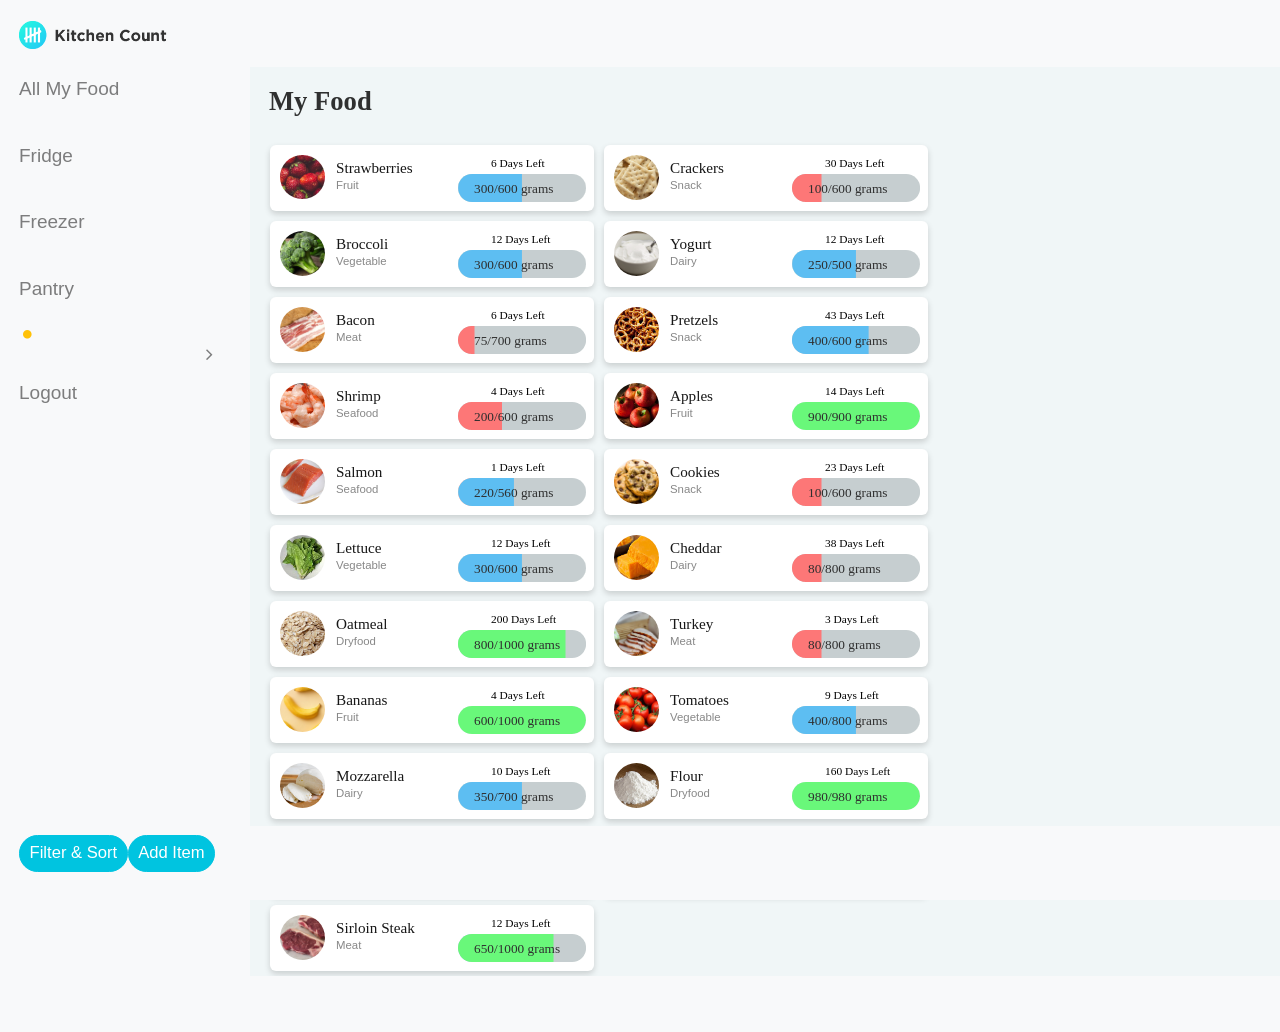
<file: index.html>
<!DOCTYPE html>
<html lang="en">

<head>
  <meta charset="utf-8">
  <meta http-equiv="X-UA-Compatible" content="IE=edge">
  <meta name="viewport" content="width=device-width, initial-scale=1, shrink-to-fit=no">
  <meta name="description" content="">
  <meta name="author" content="">
  <title>Kitchen Count</title>
  <!-- Bootstrap core CSS-->
  <link href="vendor/bootstrap/css/bootstrap.min.css" rel="stylesheet">
  <!-- Custom fonts for this template-->
  <link href="vendor/font-awesome/css/font-awesome.min.css" rel="stylesheet" type="text/css">
  <!-- Custom styles for this template-->
  <link href="css/sb-admin.css" rel="stylesheet"> 
    
  <!-- Isotope CSS -->
  <link rel="stylesheet" href="css/isotope-docs.css" media="screen">
    
</head>

<body class="fixed-nav sticky-footer bg-light" id="page-top">
  <!-- Navigation-->
  <nav class="navbar navbar-expand-lg navbar-light bg-light fixed-top" id="mainNav">
    <a class="navbar-brand" href="index.html"><img src= img/logo-1.png width="150px;"> </a>
    <button class="navbar-toggler navbar-toggler-right" type="button" data-toggle="collapse" data-target="#navbarResponsive" aria-controls="navbarResponsive" aria-expanded="false" aria-label="Toggle navigation">
      <span class="navbar-toggler-icon"></span>
    </button>
      
    <!-- Start of top nav -->
      
    <div class="collapse navbar-collapse" id="navbarResponsive">
      <ul class="navbar-nav navbar-sidenav" id="exampleAccordion">
        <li class="nav-item" data-toggle="tooltip" data-placement="right" title="Dashboard">
          <a class="nav-link" href="index.html">
           
            <span class="nav-link-text">All My Food</span>
          </a>
        </li>
        <li class="nav-item" data-toggle="tooltip" data-placement="right" title="Charts">
          <a class="nav-link" href="fridge.html">
            
            <span class="nav-link-text">Fridge</span>
          </a>
        </li>
        <li class="nav-item" data-toggle="tooltip" data-placement="right" title="Tables">
          <a class="nav-link" href="freezer.html">
          
            <span class="nav-link-text">Freezer</span>
          </a>
        </li>
        
           <li class="nav-item" data-toggle="tooltip" data-placement="right" title="Tables">
          <a class="nav-link" href="pantry.html">
          
            <span class="nav-link-text">Pantry</span>
          </a>
               
               
               
            <li class="nav-item dropdown">
          <a class="nav-link dropdown-toggle mr-lg-2" id="alertsDropdown" href="#" data-toggle="dropdown" aria-haspopup="true" aria-expanded="false">
            
            <span class="d-lg-none">Alerts
              <span class="badge badge-pill badge-warning">2 New</span>
            </span>
            <span class="indicator text-warning d-none d-lg-block">
              <i class="fa fa-fw fa-circle"></i> 
            </span>
          </a>
          <div class="dropdown-menu" aria-labelledby="alertsDropdown">
            
            
            <a class="dropdown-item" href="#">
              <span class="text-danger">
                <strong>Epiring Soon</strong>
              </span>
              <span class="small float-right text-muted">1:45 PM</span>
              <div class="dropdown-message small">Your salmon will expire in 1 day.</div>
            </a>
            
            <a class="dropdown-item" href="#">
              <span class="text-danger">
                <strong>Running Low</strong>
              </span>
              <span class="small float-right text-muted">3:15 PM</span>
              <div class="dropdown-message small">Only 75/700 grams of bacon left.</div>
            </a>  
              
          </div>
        </li>
        
        <li class="nav-item">
          <a class="nav-link" data-toggle="modal" data-target="#exampleModal">Logout</a>
        </li>
               
               
               
        </li>
          
          
          
          
        <!--<li class="nav-item" data-toggle="tooltip" data-placement="right" title="Components">
          <a class="nav-link nav-link-collapse collapsed" data-toggle="collapse" href="#collapseComponents" data-parent="#exampleAccordion">
            <i class="fa fa-fw fa-wrench"></i> 
            <span class="nav-link-text">Pantry</span> -->
        <!--  </a>
          <ul class="sidenav-second-level collapse" id="collapseComponents">
            <li>
              <a href="navbar.html">Navbar</a>
            </li>
            <li>
              <a href="cards.html">Cards</a>
            </li>
          </ul>
        </li>
        <li class="nav-item" data-toggle="tooltip" data-placement="right" title="Example Pages">
          <a class="nav-link nav-link-collapse collapsed" data-toggle="collapse" href="#collapseExamplePages" data-parent="#exampleAccordion">
            <i class="fa fa-fw fa-file"></i>
            <span class="nav-link-text">Example Pages</span>
          </a>
          <ul class="sidenav-second-level collapse" id="collapseExamplePages">
            <li>
              <a href="login.html">Login Page</a>
            </li>
            <li>
              <a href="register.html">Registration Page</a>
            </li>
            <li>
              <a href="forgot-password.html">Forgot Password Page</a>
            </li>
            <li>
              <a href="blank.html">Blank Page</a>
            </li>
          </ul>
        </li>
        <li class="nav-item" data-toggle="tooltip" data-placement="right" title="Menu Levels">
          <a class="nav-link nav-link-collapse collapsed" data-toggle="collapse" href="#collapseMulti" data-parent="#exampleAccordion">
            <i class="fa fa-fw fa-sitemap"></i>
            <span class="nav-link-text">Menu Levels</span>
          </a>
          <ul class="sidenav-second-level collapse" id="collapseMulti">
            <li>
              <a href="#">Second Level Item</a>
            </li>
            <li>
              <a href="#">Second Level Item</a>
            </li>
            <li>
              <a href="#">Second Level Item</a>
            </li>
            <li>
              <a class="nav-link-collapse collapsed" data-toggle="collapse" href="#collapseMulti2">Third Level</a>
              <ul class="sidenav-third-level collapse" id="collapseMulti2">
                <li>
                  <a href="#">Third Level Item</a>
                </li>
                <li>
                  <a href="#">Third Level Item</a>
                </li>
                <li>
                  <a href="#">Third Level Item</a>
                </li>
              </ul>
            </li>
          </ul>
        </li>
        <li class="nav-item" data-toggle="tooltip" data-placement="right" title="Link">
          <a class="nav-link" href="#">
            <i class="fa fa-fw fa-link"></i>
            <span class="nav-link-text">Link</span>
          </a>
        </li> -->
     
          
        
    <!-- start of TOP NAV -->    
        
     <!-- <ul class="navbar-nav ml-auto">
        <li class="nav-item dropdown">
          <a class="nav-link dropdown-toggle mr-lg-2" id="messagesDropdown" href="#" data-toggle="dropdown" aria-haspopup="true" aria-expanded="false">
            <i class="fa fa-fw fa-envelope"></i>
            <span class="d-lg-none">Messages
              <span class="badge badge-pill badge-primary">12 New</span>
            </span>
            <span class="indicator text-primary d-none d-lg-block">
              <i class="fa fa-fw fa-circle"></i>
            </span>
          </a>
          <div class="dropdown-menu" aria-labelledby="messagesDropdown">
            <h6 class="dropdown-header">New Messages:</h6>
            <div class="dropdown-divider"></div>
            <a class="dropdown-item" href="#">
              <strong>David Miller</strong>
              <span class="small float-right text-muted">11:21 AM</span>
              <div class="dropdown-message small">Hey there! This new version of SB Admin is pretty awesome! These messages clip off when they reach the end of the box so they don't overflow over to the sides!</div>
            </a>
            <div class="dropdown-divider"></div>
            <a class="dropdown-item" href="#">
              <strong>Jane Smith</strong>
              <span class="small float-right text-muted">11:21 AM</span>
              <div class="dropdown-message small">I was wondering if you could meet for an appointment at 3:00 instead of 4:00. Thanks!</div>
            </a>
            <div class="dropdown-divider"></div>
            <a class="dropdown-item" href="#">
              <strong>John Doe</strong>
              <span class="small float-right text-muted">11:21 AM</span>
              <div class="dropdown-message small">I've sent the final files over to you for review. When you're able to sign off of them let me know and we can discuss distribution.</div>
            </a>
            <div class="dropdown-divider"></div>
            <a class="dropdown-item small" href="#">View all messages</a>
          </div>
        </li>
        <li class="nav-item dropdown">
          <a class="nav-link dropdown-toggle mr-lg-2" id="alertsDropdown" href="#" data-toggle="dropdown" aria-haspopup="true" aria-expanded="false">
            <i class="fa fa-fw fa-bell"></i>
            <span class="d-lg-none">Alerts
              <span class="badge badge-pill badge-warning">6 New</span>
            </span>
            <span class="indicator text-warning d-none d-lg-block">
              <i class="fa fa-fw fa-circle"></i>
            </span>
          </a>
          <div class="dropdown-menu" aria-labelledby="alertsDropdown">
            <h6 class="dropdown-header">New Alerts:</h6>
            <div class="dropdown-divider"></div>
            <a class="dropdown-item" href="#">
              <span class="text-success">
                <strong>
                  <i class="fa fa-long-arrow-up fa-fw"></i>Status Update</strong>
              </span>
              <span class="small float-right text-muted">11:21 AM</span>
              <div class="dropdown-message small">This is an automated server response message. All systems are online.</div>
            </a>
            <div class="dropdown-divider"></div>
            <a class="dropdown-item" href="#">
              <span class="text-danger">
                <strong>
                  <i class="fa fa-long-arrow-down fa-fw"></i>Status Update</strong>
              </span>
              <span class="small float-right text-muted">11:21 AM</span>
              <div class="dropdown-message small">This is an automated server response message. All systems are online.</div>
            </a>
            <div class="dropdown-divider"></div>
            <a class="dropdown-item" href="#">
              <span class="text-success">
                <strong>
                  <i class="fa fa-long-arrow-up fa-fw"></i>Status Update</strong>
              </span>
              <span class="small float-right text-muted">11:21 AM</span>
              <div class="dropdown-message small">This is an automated server response message. All systems are online.</div>
            </a>
            <div class="dropdown-divider"></div>
            <a class="dropdown-item small" href="#">View all alerts</a>
          </div>
        </li>
        <li class="nav-item">
          <form class="form-inline my-2 my-lg-0 mr-lg-2">
            <div class="input-group">
              <input class="form-control" type="text" placeholder="Search for...">
              <span class="input-group-append">
                <button class="btn btn-primary" type="button">
                  <i class="fa fa-search"></i>
                </button>
              </span>
            </div>
          </form>
        </li>
        <li class="nav-item">
          <a class="nav-link" data-toggle="modal" data-target="#exampleModal">
            <i class="fa fa-fw fa-sign-out"></i>Logout</a>
        </li>
      </ul>
        <!-- End of top Nav -->
        
    </div>
    </nav>
      <!-- end of NAV -->
      
  </nav>
  <div class="content-wrapper">
    <div class="container-fluid">
      <!-- Breadcrumbs-->
     <!-- <ol class="breadcrumb">
        <li class="breadcrumb-item">
          <a href="index.html">Dashboard</a>
        </li>
        <li class="breadcrumb-item active">Blank Page</li>
      </ol> -->
      <div class="row">
          
        <div class="col-12">
          <h3>My Food</h3>
  
            
            
<!-- original placement and title for ADD ITEM BTN -->
<!-- <p><button type="button" class="btn btn-primary" data-toggle="modal" data-target="#exampleModalCenter">
 Add Food Item </button></p> -->
        
            
<!-- start of the modal code for adding items -->            
<!-- Modal -->
<div class="modal fade" id="exampleModalCenter" tabindex="-1" role="dialog" aria-labelledby="exampleModalCenterTitle" aria-hidden="true">
  <div class="modal-dialog modal-dialog-centered" role="document">
    <div class="modal-content">
      <div class="modal-header">
        <h3 class="modal-title" id="exampleModalLongTitle">Add Food</h3> 
      
        <button type="button" class="close" data-dismiss="modal" aria-label="Close">
          <span aria-hidden="true">&times;</span>
        </button>
      </div>
      <div class="modal-body">
        
          
          
          <div class="card-body">
        <form>
          
            <div class="form-row">
              <div class="col-md-6">
                <label for="exampleInputEmail1">Item Name</label>
                <input class="form-control" id="exampleInputName" type="text" aria-describedby="nameHelp" placeholder="Avocado">
              </div>
            </div>  
              
              
              
                
            <div class="form-group">   
             <div class="form-row">    
              <div class="col-md-6">
                <label for="exampleInputLastName">Quantity</label>
                <input class="form-control" id="exampleInputLastName" type="text" aria-describedby="nameHelp" placeholder="900/900 grams">
              </div>
            </div>
          
               
       
            <label for="exampleInputEmail1">Expiration</label>
            <input class="form-control" id="exampleInputEmail1" type="email" aria-describedby="emailHelp" placeholder="6 days">
                
            
       
                
                
                
                <div class="dropdown">
  <label for="exampleInputEmail1">Category</label>
                    
  <input class="form-control dropdown-toggle" type="email" id="dropdownMenuButton" data-toggle="dropdown" aria-haspopup="true" aria-expanded="false" placeholder="Fruit">
  
  <div class="dropdown-menu" aria-labelledby="dropdownMenuButton">
    <a class="dropdown-item" href="#">Fruit</a>
    <a class="dropdown-item" href="#">Vegetable</a>
    <a class="dropdown-item" href="#">Meat</a>
    <a class="dropdown-item" href="#">Dairy</a>
    <a class="dropdown-item" href="#">Snack</a>
    <a class="dropdown-item" href="#">Dry Food</a> 
    <a class="dropdown-item" href="#">Seafood</a>  
  </div>
</div>
                
                
                
                
                
                
        <!--    <label for="exampleInputEmail1">Category</label>
            <input class="form-control" id="exampleInputEmail1" type="email" aria-describedby="emailHelp" placeholder="Enter email"> -->
         
         </div>
        </form>
        
      </div>
          
          
          
      </div>
      <div class="modal-footer">
        <button type="button" class="btn btn-secondary btn-sm" data-dismiss="modal">Cancel</button>
        <!--<button class="insert-button btn-primary">Add</button> -->
          
                                                    
          <button type="button" class="btn btn-primary btn-sm"><a href="added.html">Add Item</a></button>
      </div>
    </div>
  </div>
</div>
          
<!-- End of the modal for adding items -->            

<!-- Modal for edit -->            
<div class="modal fade" id="editmodal" tabindex="-1" role="dialog" aria-labelledby="exampleModalCenterTitle" aria-hidden="true">
  <div class="modal-dialog modal-dialog-centered" role="document">
    <div class="modal-content">
      <div class="modal-header">
        <h3> Edit Item</h3>
        <button type="button" class="close" data-dismiss="modal" aria-label="Close">
          <span aria-hidden="true">&times;</span>
        </button>
      </div>
      <div class="modal-body">
    
          
          
             <div class="card-body">
        <form>
          
            <div class="form-row">
              <div class="col-md-6">
                <label for="exampleInputEmail1">Item Name</label>
                <input class="form-control" id="exampleInputName" type="text" aria-describedby="nameHelp" placeholder="Strawberries">
              </div>
            </div>  
              
              
              
                
            <div class="form-group">   
             <div class="form-row">    
              <div class="col-md-6">
                <label for="exampleInputLastName">Quantity</label>
                <input class="form-control" id="exampleInputLastName" type="text" aria-describedby="nameHelp" placeholder="300/600 grams">
              </div>
            </div>
          
               
       
            <label for="exampleInputEmail1">Expiration</label>
            <input class="form-control" id="exampleInputEmail1" type="email" aria-describedby="emailHelp" placeholder="6 days">
                
            
       
                
                
                
                <div class="dropdown">
  <label for="exampleInputEmail1">Category</label>
                    
  <input class="form-control dropdown-toggle" type="email" id="dropdownMenuButton" data-toggle="dropdown" aria-haspopup="true" aria-expanded="false" placeholder="Fruit">
  
  <div class="dropdown-menu" aria-labelledby="dropdownMenuButton">
    <a class="dropdown-item" href="#">Fruit</a>
    <a class="dropdown-item" href="#">Vegetable</a>
    <a class="dropdown-item" href="#">Meat</a>
    <a class="dropdown-item" href="#">Dairy</a>
    <a class="dropdown-item" href="#">Snack</a>
    <a class="dropdown-item" href="#">Dry Food</a> 
    <a class="dropdown-item" href="#">Seafood</a>  
  </div>
</div>
                
                
                
                
                
                
        <!--    <label for="exampleInputEmail1">Category</label>
            <input class="form-control" id="exampleInputEmail1" type="email" aria-describedby="emailHelp" placeholder="Enter email"> -->
         
         </div>
        </form>
        
      </div>
          
          
      </div>
      <div class="modal-footer">
        <button type="button" class="btn btn-secondary" data-dismiss="modal">Cancel</button>
        <button type="button" class="btn btn-primary">Save</button>
      </div>
    </div>
  </div>
</div>            
      
            
            
            

         <!-- <p>This is a visual list of all the items you have in your fridge.</p> -->
            
            
            
            <!-- ISOTOPE integration -->
      
       <div class="big-demo" data-js="hero-demo">

              <!--
  <div class="ui-group">
    <h3 class="ui-group__title">Filter</h3>
    <div class="filters button-group js-radio-button-group">
      <button class="button is-checked" data-filter="*">show all</button>
      <button class="button" data-filter=".metal">Meat</button>
      <button class="button" data-filter=".transition">Dairy</button>
      <button class="button" data-filter="ium">Fruit</button>
    </div>
  </div>
  <div class="ui-group">
    <h3 class="ui-group__title">Sort</h3>
    <div class="sort-by button-group js-radio-button-group">
      <button class="button is-checked" data-sort-by="original-order">original order</button>
      <button class="button" data-sort-by="name">Name</button>
      <button class="button" data-sort-by="symbol">Quantity</button>
      <button class="button" data-sort-by="Expiration">Expiration</button>
    </div>
  </div> -->


<!--<pre class="code-display"><code>$grid.isotope({
  itemSelector: <span class="string">&apos;.element-item&apos;</span>,
  layoutMode: <span class="string">&apos;fitRows&apos;</span>,
  ...
})</code></pre> -->
           
          

  <div class="grid">
      
      <div class="element-item fruit " data-category="fruit" data-toggle="modal" data-target="#editmodal">
        <h5 class="name">Strawberries</h5>      
          <p class="symbol"><img src= img/strawberries.jpg width="45px;" style="border-radius:50px;"></p>  
        <p class="type">Fruit</p>      
        <p class="bar"><img src= img/50.png ></p>   
        <p class="weight">300/600 grams</p>  
        <p class="number">6 Days Left</p>   
      </div>
      
 <div class="element-item snack " data-category="snack">
        <h5 class="name">Crackers</h5>
        <p class="symbol"><img src= img/crackers.jpg width="45px;" style="border-radius:50px;"></p>  
       <!-- <p class="symbol"><img src= img/apples.jpg width="45px;"></p> -->
        <p class="type">Snack</p>
        <p class="bar"><img src= img/16.png ></p>   
        <p class="weight">100/600 grams</p>  
        <p class="number">30 Days Left</p>  
      </div>
       
    
       <div class="element-item vegetable " data-category="post-transition">
        <h5 class="name">Broccoli</h5>
        <p class="symbol"><img src= img/broc.jpg width="45px;" style="border-radius:50px;"></p>  
        <!--<p class="symbol"><img src= img/lettuce.jpg width="45px;"></p> -->
         <p class="type">Vegetable</p>
        <p class="bar"><img src= img/50.png ></p>   
        <p class="weight">300/600 grams</p>  
        <p class="number">12 Days Left</p>  
      </div>
      
      <div class="element-item dairy " data-category="dairy">
        <h5 class="name">Yogurt</h5>
         <p class="symbol"><img src= img/yogurt.jpg width="45px;" style="border-radius:50px;"></p>  
        <!--<p class="symbol"><img src= img/lettuce.jpg width="45px;"></p> -->
         <p class="type">Dairy</p>
        <p class="bar"><img src= img/50.png ></p>   
        <p class="weight">250/500 grams</p>  
        <p class="number">12 Days Left</p>  
      </div>
      
      
      <div class="element-item meat " data-category="meat" data-toggle="modal" data-target="#editmodal">
        <h5 class="name">Bacon</h5>      
          <p class="symbol"><img src= img/bacon.jpg width="45px;" style="border-radius:50px;"></p>  
        <p class="type">Meat</p>      
        <p class="bar"><img src= img/10.png ></p>   
        <p class="weight">75/700 grams</p>  
        <p class="number">6 Days Left</p>   
      </div>
      
      
      <div class="element-item snack " data-category="snack">
        <h5 class="name">Pretzels</h5>
        <p class="symbol"><img src= img/pretzels.jpg width="45px;" style="border-radius:50px;"></p>  
       <!-- <p class="symbol"><img src= img/apples.jpg width="45px;"></p> -->
        <p class="type">Snack</p>
        <p class="bar"><img src= img/60.png ></p>   
        <p class="weight">400/600 grams</p>  
        <p class="number">43 Days Left</p>  
      </div>
      
      
      <div class="element-item seafood " data-category="seafood">
        <h5 class="name">Shrimp</h5>
      <!-- <p class="symbol"><img src= img/milk.jpg width="45px;"></p> -->   
      <!-- <img class="img-circle" src="img/milk.jpg" width="45px" height="45px";> -->
          <p class="symbol"><img src= img/shrimp.jpg width="45px;" style="border-radius:50px;"></p>
          <p class="type">Seafood</p>
        <p class="bar"><img src= img/32.png ></p>   
        <p class="weight">200/600 grams</p>  
        <p class="number">4 Days Left</p>   
      </div>
      
      
      <div class="element-item fruit " data-category="fruit">
        <h5 class="name">Apples</h5>
        <p class="symbol"><img src= img/apples.jpg width="45px;" style="border-radius:50px;"></p>  
       <!-- <p class="symbol"><img src= img/apples.jpg width="45px;"></p> -->
        <p class="type">Fruit</p>
        <p class="bar"><img src= img/100.png ></p>   
        <p class="weight">900/900 grams</p>  
        <p class="number">14 Days Left</p>  
      </div>
      
      
      
      <div class="element-item seafood " data-category="seafood">
        <h5 class="name">Salmon</h5>
        <p class="symbol"><img src= img/salmon.jpg width="45px;" style="border-radius:50px;"></p>  
      <!--  <p class="symbol"><img src= img/salmon.jpg width="45px;"></p> -->
        <p class="type">Seafood</p>
        <p class="bar"><img src= img/40.png ></p>   
        <p class="weight">220/560 grams</p>  
        <p class="number">1 Days Left</p>  
      </div>
      
       <div class="element-item snack " data-category="snack">
        <h5 class="name">Cookies</h5>
        <p class="symbol"><img src= img/cookies.jpg width="45px;" style="border-radius:50px;"></p>  
       <!-- <p class="symbol"><img src= img/apples.jpg width="45px;"></p> -->
        <p class="type">Snack</p>
        <p class="bar"><img src= img/16.png ></p>   
        <p class="weight">100/600 grams</p>  
        <p class="number">23 Days Left</p>  
      </div>
      
      
      <div class="element-item vegetable " data-category="post-transition">
        <h5 class="name">Lettuce</h5>
        <p class="symbol"><img src= img/lettuce.jpg width="45px;" style="border-radius:50px;"></p>  
        <!--<p class="symbol"><img src= img/lettuce.jpg width="45px;"></p> -->
         <p class="type">Vegetable</p>
        <p class="bar"><img src= img/50.png ></p>   
        <p class="weight">300/600 grams</p>  
        <p class="number">12 Days Left</p>  
      </div>
      
      <div class="element-item dairy " data-category="transition">
        <h5 class="name">Cheddar</h5>
        <p class="symbol"><img src= img/cheddar.jpg width="45px;" style="border-radius:50px;"></p>  
        <!--<p class="symbol"><img src= img/lettuce.jpg width="45px;"></p> -->
         <p class="type">Dairy</p>
        <p class="bar"><img src= img/16.png ></p>   
        <p class="weight">80/800 grams</p>  
        <p class="number">38 Days Left</p>  
      </div>
      
      
      <div class="element-item dryfood " data-category="dryfood">
        <h5 class="name">Oatmeal</h5>
       <p class="symbol"><img src= img/oat.jpg width="45px;" style="border-radius:50px;"></p>  
        <!--<p class="symbol"><img src= img/lettuce.jpg width="45px;"></p> -->
         <p class="type">Dryfood</p>
        <p class="bar"><img src= img/80.png ></p>   
        <p class="weight">800/1000 grams</p>  
        <p class="number">200 Days Left</p>  
      </div>
      
      
      <div class="element-item meat " data-category="meat">
        <h5 class="name">Turkey</h5>
         <p class="symbol"><img src= img/turkey.jpg width="45px;" style="border-radius:50px;"></p>  
        <!--<p class="symbol"><img src= img/lettuce.jpg width="45px;"></p> -->
         <p class="type">Meat</p>
        <p class="bar"><img src= img/16.png ></p>   
        <p class="weight">80/800 grams</p>  
        <p class="number">3 Days Left</p>  
      </div>
      
      
      <div class="element-item fruit " data-category="fruit">
        <h5 class="name">Bananas</h5>
        <p class="symbol"><img src= img/banana.jpg width="45px;" style="border-radius:50px;"></p>  
       <!-- <p class="symbol"><img src= img/apples.jpg width="45px;"></p> -->
        <p class="type">Fruit</p>
        <p class="bar"><img src= img/100.png ></p>   
        <p class="weight">600/1000 grams</p>  
        <p class="number">4 Days Left</p>  
      </div>
      
      <div class="element-item vegetable " data-category="alkali">
        <h5 class="name">Tomatoes</h5>
         <p class="symbol"><img src= img/tomatoes.jpg width="45px;" style="border-radius:50px;"></p>  
        <!--<p class="symbol"><img src= img/lettuce.jpg width="45px;"></p> -->
         <p class="type">Vegetable</p>
        <p class="bar"><img src= img/50.png ></p>   
        <p class="weight">400/800 grams</p>  
        <p class="number">9 Days Left</p>  
      </div>
      
      <div class="element-item dairy " data-category="dairy">
        <h5 class="name">Mozzarella</h5>
         <p class="symbol"><img src= img/mozz.jpg width="45px;" style="border-radius:50px;"></p>  
        <!--<p class="symbol"><img src= img/lettuce.jpg width="45px;"></p> -->
         <p class="type">Dairy</p>
        <p class="bar"><img src= img/50.png ></p>   
        <p class="weight">350/700 grams</p>  
        <p class="number">10 Days Left</p>  
      </div>
      
      <div class="element-item dryfood " data-category="transition">
        <h5 class="name">Flour</h5>
         <p class="symbol"><img src= img/flour.jpg width="45px;" style="border-radius:50px;"></p>  
        <!--<p class="symbol"><img src= img/lettuce.jpg width="45px;"></p> -->
         <p class="type">Dryfood</p>
        <p class="bar"><img src= img/100.png ></p>   
        <p class="weight">980/980 grams</p>  
        <p class="number">160 Days Left</p>  
      </div>
      
      <div class="element-item dryfood " data-category="dryfood">
        <h5 class="name">Peanuts</h5>
       <p class="symbol"><img src= img/peanuts.jpg width="45px;" style="border-radius:50px;"></p>  
        <!--<p class="symbol"><img src= img/lettuce.jpg width="45px;"></p> -->
         <p class="type">Dryfood</p>
        <p class="bar"><img src= img/80.png ></p>   
        <p class="weight">800/1000 grams</p>  
        <p class="number">180 Days Left</p>  
      </div>
      
      <div class="element-item dairy " data-category="transition">
        <h5 class="name">Butter</h5>
        <p class="symbol"><img src= img/butter.jpg width="45px;" style="border-radius:50px;"></p>  
        <!--<p class="symbol"><img src= img/lettuce.jpg width="45px;"></p> -->
         <p class="type">Dairy</p>
        <p class="bar"><img src= img/80.png ></p>   
        <p class="weight">700/800 grams</p>  
        <p class="number">48 Days Left</p>  
      </div>
      
      
       <div class="element-item meat " data-category="meat">
        <h5 class="name">Sirloin Steak</h5>
       <p class="symbol"><img src= img/steak.jpg width="45px;" style="border-radius:50px;"></p>  
        <!--<p class="symbol"><img src= img/lettuce.jpg width="45px;"></p> -->
         <p class="type">Meat</p>
        <p class="bar"><img src= img/75.png ></p>   
        <p class="weight">650/1000 grams</p>  
        <p class="number">12 Days Left</p>  
      </div>
      
      <!-- NOT USED RIGHT NOW -->
      
    <!--



<div class="element-item alkaline-earth metal " data-category="alkaline-earth">
        <h5 class="name">Calcium</h5>
        <p class="symbol"><img src= img/ width="45px;"></p>
        <p class="number">20</p>
        <p class="weight">40.078</p>
      </div>





<div class="element-item metalloid " data-category="metalloid">
        <h5 class="name">Antimony</h5>
        <p class="symbol">Sb</p>
        <p class="number">51</p>
        <p class="weight">121.76</p>
      </div>
      <div class="element-item transition metal " data-category="transition">
        <h5 class="name">Cobalt</h5>
        <p class="symbol">Co</p>
        <p class="number">27</p>
        <p class="weight">58.933</p>
      </div>
      <div class="element-item lanthanoid metal inner-transition " data-category="lanthanoid">
        <h5 class="name">Ytterbium</h5>
        <p class="symbol">Yb</p>
        <p class="number">70</p>
        <p class="weight">173.054</p>
      </div>
      <div class="element-item noble-gas nonmetal " data-category="noble-gas">
        <h5 class="name">Argon</h5>
        <p class="symbol">Ar</p>
        <p class="number">18</p>
        <p class="weight">39.948</p>
      </div>
      <div class="element-item diatomic nonmetal " data-category="diatomic">
        <h5 class="name">Nitrogen</h5>
        <p class="symbol">N</p>
        <p class="number">7</p>
        <p class="weight">14.007</p>
      </div>
      <div class="element-item actinoid metal inner-transition " data-category="actinoid">
        <h5 class="name">Uranium</h5>
        <p class="symbol">U</p>
        <p class="number">92</p>
        <p class="weight">238.029</p>
      </div>
      <div class="element-item actinoid metal inner-transition " data-category="actinoid">
        <h5 class="name">Plutonium</h5>
        <p class="symbol">Pu</p>
        <p class="number">94</p>
        <p class="weight">(244)</p>
      </div> -->
  </div>

  
              
              
            <!--  <nav class="navbar navbar-expand-lg navbar-light bg-light fixed-top" id="mainNav"> -->
              
              
              
<!-- original nav -->              
<!--<nav class="navbar navbar-default fixed-bottom"> -->
    <nav class="navbar navbar-expand-lg bg-light fixed-bottom">              
     <!-- <div class="container"> -->
        
            <p>
                <a class="btn btn-primary btn-sm" 
                   data-toggle="collapse" 
                   href="#collapseExample" 
                   role="button" 
                   aria-expanded="false" 
                   aria-controls="collapseExample">Filter &amp; Sort
                </a>
            </p>
        
                
                <p><button type="button" class="btn btn-primary btn-sm" data-toggle="modal" data-target="#exampleModalCenter"> Add Item </button></p>
                
                

<div class="collapse" id="collapseExample">
    <!-- card for nav -->
    <!-- <div class="card card-body"> -->
  
      
      
  <!--filter original -->    
 <!--      <div class="ui-group">
    <h3 class="ui-group__title">Filter</h3>
    <div class="filters button-group js-radio-button-group">
      <button class="button is-checked" data-filter="*">show all</button>
      <button class="button" data-filter=".metal">Meat</button>
      <button class="button" data-filter=".dairy">Dairy</button>
      <button class="button" data-filter=".fruit">Fruit</button>
    </div>
  </div>  -->    
    
    <!--        <div class="ui-group">
    <h5>Filter</h5>
    <div class="filters button-group js-radio-button-group btn-sm">
      <button class="button is-checked" data-filter="*">All</button>
      <button class="button" data-filter=".metal">Meat</button>
      <button class="button" data-filter=".dairy">Dairy</button>
      <button class="button" data-filter=".fruit">Fruit</button>
    </div>
  </div> -->
      
      <div class="ui-group"> 
           
    <!--    <div class="ui-group"> -->
     <!--  <h5>Filter</h5> --> 
    <div class="filters button-groups js-radio-button-group btn-sm">
      <h5>Filter</h5>    
      
          
      <button class="button is-checked" data-filter="*">All</button>
      <button class="button" data-filter=".meat">Meat</button>
      <button class="button" data-filter=".dairy">Dairy</button>
      <button class="button" data-filter=".seafood">Seafood</button>    
      <button class="button" data-filter=".fruit">Fruit</button>
      <button class="button" data-filter=".snack">Snack</button>     
      <button class="button" data-filter=".vegetable">Vegetable</button>    
      <button class="button" data-filter=".dryfood">Dry food</button>
           
    </div>
          
  </div>
    
  <div class="ui-group">
    <!--<h6 class="ui-group__title">Sort</h6> -->
   <!-- <h5>Sort</h5>  -->
    <div class="sort-by button-groups js-radio-button-group btn-sm">
      <h5>Sort</h5>  
      <button class="button is-checked" data-sort-by="original-order">Original</button>
      <button class="button" data-sort-by="name">Name</button>
     
      <button class="button" data-sort-by="number">Expiration</button>
      <button class="button" data-sort-by="weight">Weight</button>    
    </div>
  </div>
      
      
      
      
  <!--</div> -->
</div>
                  
    <!--    </div> -->
        
        
</nav>
         
              
              
              
              
              
              
              
 </div> 
            
            
            
            
            
    <!-- end of ISOTOPE code -->        
            
        </div>
      </div>
    </div>
    <!-- /.container-fluid-->
    <!-- /.content-wrapper-->
      
    <!-- original footer -->  
      
   <!-- <footer class="sticky-footer">
      <div class="container">
        <div class="text-center">
          <small>Copyright © Your Website 2018</small>
        </div>
      </div>
    </footer> -->
    <!-- Scroll to Top Button-->
   
      <!-- <a class="scroll-to-top rounded" href="#page-top">
      <i class="fa fa-angle-up"></i>
    </a> -->
      
      
      <!-- lower nav bar -->
      
      
      
      
      

      
      
      
      
      
      
      
      
      
     
      
      
     <!-- <div class="collapse navbar-collapse" id="navbarResponsive"> -->
      <!-- class="fixed-nav sticky-footer bg-dark" id="page-top">-->
        
      
<!--       <nav class="navbar navbar-default fixed-bottom">
      
  <a class="navbar-brand" href="#">Fixed bottom</a>
           
           
           
             
              <div class="container">
        
            
            <p>
  <a class="btn btn-primary" data-toggle="collapse" href="#collapseExample" role="button" aria-expanded="false" aria-controls="collapseExample">
    Filter &amp; Sort
  </a>
  
</p>
<div class="collapse" id="collapseExample">
  <div class="card card-body">
  
        <div class="ui-group">
    <h3 class="ui-group__title">Filter</h3>
    <div class="filters button-group js-radio-button-group">
      <button class="button is-checked" data-filter="*">show all</button>
      <button class="button" data-filter=".metal">Meat</button>
      <button class="button" data-filter=".transition">Dairy</button>
      <button class="button" data-filter="ium">Fruit</button>
    </div>
  </div>
  <div class="ui-group">
    <h3 class="ui-group__title">Sort</h3>
    <div class="sort-by button-group js-radio-button-group">
      <button class="button is-checked" data-sort-by="original-order">original order</button>
      <button class="button" data-sort-by="name">Name</button>
      <button class="button" data-sort-by="symbol">Quantity</button>
      <button class="button" data-sort-by="Expiration">Expiration</button>
    </div>
  </div>
      
      
      
      
  </div>
</div>
                  
        </div>
</nav>
         
         
         -->
       
    
     
      
      
      
      
    <!-- Logout Modal-->
    <div class="modal fade" id="exampleModal" tabindex="-1" role="dialog" aria-labelledby="exampleModalLabel" aria-hidden="true">
      <div class="modal-dialog" role="document">
        <div class="modal-content">
          <div class="modal-header">
            <h3 class="modal-title" id="exampleModalLabel">Logout</h3>
            <button class="close" type="button" data-dismiss="modal" aria-label="Close">
              <span aria-hidden="true">×</span>
            </button>
          </div>
          <div class="modal-body">Press the "Logout" button below if you are ready to end your session.</div>
          <div class="modal-footer">
            <button class="btn btn-secondary" type="button" data-dismiss="modal">Cancel</button>
            <a class="btn btn-primary" href="login.html">Logout</a>
          </div>
        </div>
      </div>
    </div>
    <!-- Bootstrap core JavaScript-->
    <script src="vendor/jquery/jquery.min.js"></script>
    <script src="vendor/bootstrap/js/bootstrap.bundle.min.js"></script>
    <!-- Core plugin JavaScript-->
    <script src="vendor/jquery-easing/jquery.easing.min.js"></script>
    <!-- Custom scripts for all pages-->
    <script src="js/sb-admin.min.js"></script>
  </div>
    
    <!-- isotope JS -->
    
    <script src="https://code.jquery.com/jquery-3.1.1.min.js"></script>
    <script>window.jQuery || document.write('<script src="js/jquery.min.js"><\/script>')</script> 

  <script src="js/isotope-docs.js"></script>
  
  <!--<script src="js/isotope.pkgd.js"></script> -->
    
</body>

</html>
</file>
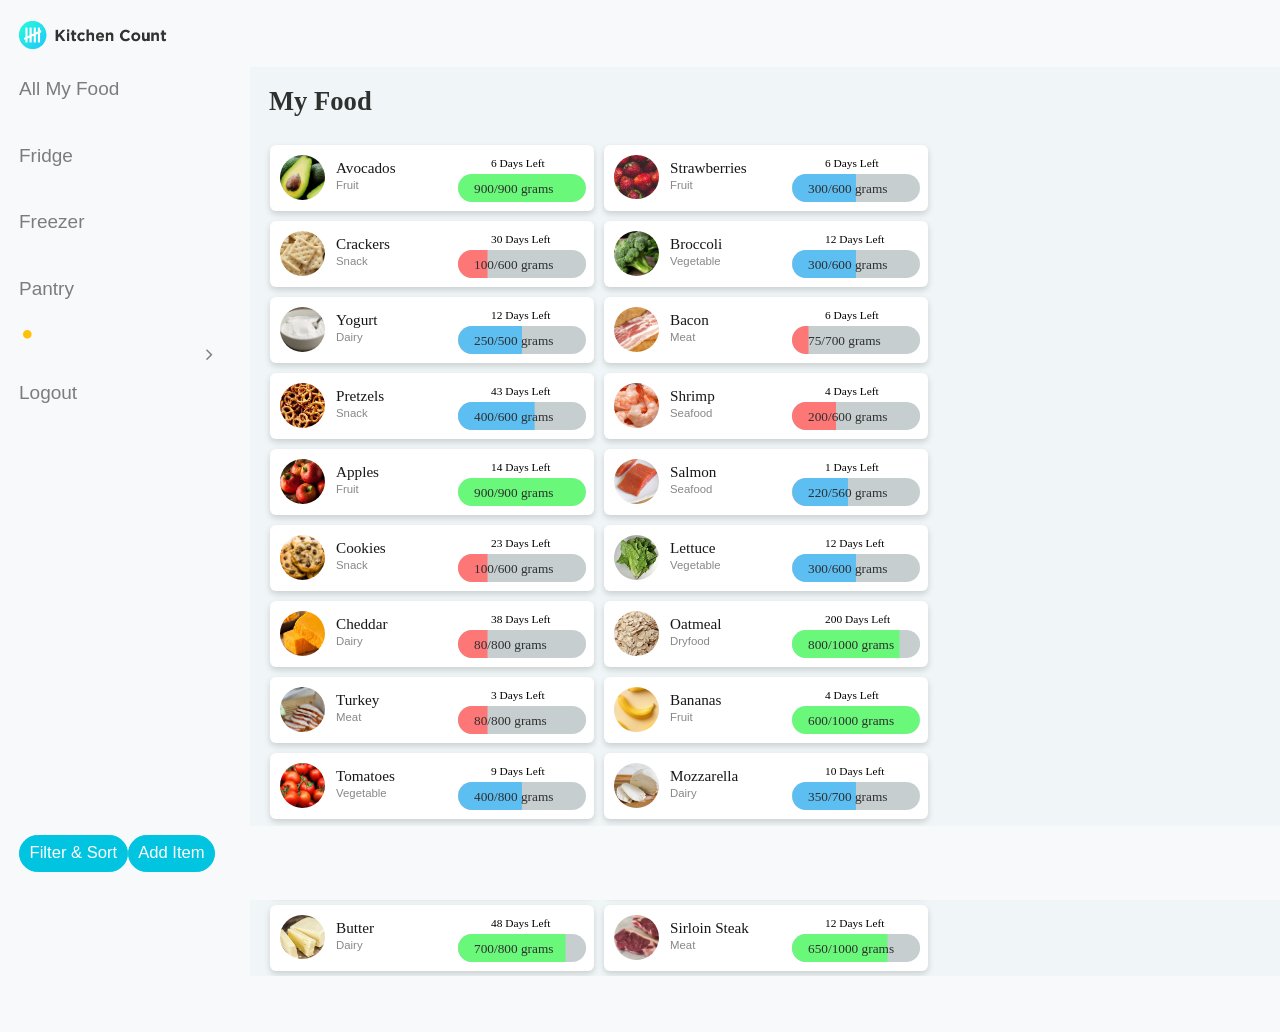
<file: added.html>
<!DOCTYPE html>
<html lang="en">

<head>
  <meta charset="utf-8">
  <meta http-equiv="X-UA-Compatible" content="IE=edge">
  <meta name="viewport" content="width=device-width, initial-scale=1, shrink-to-fit=no">
  <meta name="description" content="">
  <meta name="author" content="">
  <title>Kitchen Count</title>
  <!-- Bootstrap core CSS-->
  <link href="vendor/bootstrap/css/bootstrap.min.css" rel="stylesheet">
  <!-- Custom fonts for this template-->
  <link href="vendor/font-awesome/css/font-awesome.min.css" rel="stylesheet" type="text/css">
  <!-- Custom styles for this template-->
  <link href="css/sb-admin.css" rel="stylesheet"> 
    
  <!-- Isotope CSS -->
  <link rel="stylesheet" href="css/isotope-docs.css" media="screen">
    
</head>

<body class="fixed-nav sticky-footer bg-light" id="page-top">
  <!-- Navigation-->
  <nav class="navbar navbar-expand-lg navbar-light bg-light fixed-top" id="mainNav">
    <a class="navbar-brand" href="index.html"><img src= img/logo-1.png width="150px;"> </a>
    <button class="navbar-toggler navbar-toggler-right" type="button" data-toggle="collapse" data-target="#navbarResponsive" aria-controls="navbarResponsive" aria-expanded="false" aria-label="Toggle navigation">
      <span class="navbar-toggler-icon"></span>
    </button>
      
    <!-- Start of top nav -->
      
    <div class="collapse navbar-collapse" id="navbarResponsive">
      <ul class="navbar-nav navbar-sidenav" id="exampleAccordion">
        <li class="nav-item" data-toggle="tooltip" data-placement="right" title="Dashboard">
          <a class="nav-link" href="index.html">
           
            <span class="nav-link-text">All My Food</span>
          </a>
        </li>
        <li class="nav-item" data-toggle="tooltip" data-placement="right" title="Charts">
          <a class="nav-link" href="fridge.html">
            
            <span class="nav-link-text">Fridge</span>
          </a>
        </li>
        <li class="nav-item" data-toggle="tooltip" data-placement="right" title="Tables">
          <a class="nav-link" href="freezer.html">
          
            <span class="nav-link-text">Freezer</span>
          </a>
        </li>
        
           <li class="nav-item" data-toggle="tooltip" data-placement="right" title="Tables">
          <a class="nav-link" href="pantry.html">
          
            <span class="nav-link-text">Pantry</span>
          </a>
               
               
               
            <li class="nav-item dropdown">
          <a class="nav-link dropdown-toggle mr-lg-2" id="alertsDropdown" href="#" data-toggle="dropdown" aria-haspopup="true" aria-expanded="false">
            
            <span class="d-lg-none">Alerts
              <span class="badge badge-pill badge-warning">2 New</span>
            </span>
            <span class="indicator text-warning d-none d-lg-block">
              <i class="fa fa-fw fa-circle"></i> 
            </span>
          </a>
          <div class="dropdown-menu" aria-labelledby="alertsDropdown">
            
            
            <a class="dropdown-item" href="#">
              <span class="text-danger">
                <strong>Epiring Soon</strong>
              </span>
              <span class="small float-right text-muted">1:45 PM</span>
              <div class="dropdown-message small">Your salmon will expire in 1 day.</div>
            </a>
            
            <a class="dropdown-item" href="#">
              <span class="text-danger">
                <strong>Running Low</strong>
              </span>
              <span class="small float-right text-muted">3:15 PM</span>
              <div class="dropdown-message small">Only 75/700 grams of bacon left.</div>
            </a>  
              
          </div>
        </li>
        
        <li class="nav-item">
          <a class="nav-link" data-toggle="modal" data-target="#exampleModal">Logout</a>
        </li>
               
               
               
        </li>
          
          
          
          
        <!--<li class="nav-item" data-toggle="tooltip" data-placement="right" title="Components">
          <a class="nav-link nav-link-collapse collapsed" data-toggle="collapse" href="#collapseComponents" data-parent="#exampleAccordion">
            <i class="fa fa-fw fa-wrench"></i> 
            <span class="nav-link-text">Pantry</span> -->
        <!--  </a>
          <ul class="sidenav-second-level collapse" id="collapseComponents">
            <li>
              <a href="navbar.html">Navbar</a>
            </li>
            <li>
              <a href="cards.html">Cards</a>
            </li>
          </ul>
        </li>
        <li class="nav-item" data-toggle="tooltip" data-placement="right" title="Example Pages">
          <a class="nav-link nav-link-collapse collapsed" data-toggle="collapse" href="#collapseExamplePages" data-parent="#exampleAccordion">
            <i class="fa fa-fw fa-file"></i>
            <span class="nav-link-text">Example Pages</span>
          </a>
          <ul class="sidenav-second-level collapse" id="collapseExamplePages">
            <li>
              <a href="login.html">Login Page</a>
            </li>
            <li>
              <a href="register.html">Registration Page</a>
            </li>
            <li>
              <a href="forgot-password.html">Forgot Password Page</a>
            </li>
            <li>
              <a href="blank.html">Blank Page</a>
            </li>
          </ul>
        </li>
        <li class="nav-item" data-toggle="tooltip" data-placement="right" title="Menu Levels">
          <a class="nav-link nav-link-collapse collapsed" data-toggle="collapse" href="#collapseMulti" data-parent="#exampleAccordion">
            <i class="fa fa-fw fa-sitemap"></i>
            <span class="nav-link-text">Menu Levels</span>
          </a>
          <ul class="sidenav-second-level collapse" id="collapseMulti">
            <li>
              <a href="#">Second Level Item</a>
            </li>
            <li>
              <a href="#">Second Level Item</a>
            </li>
            <li>
              <a href="#">Second Level Item</a>
            </li>
            <li>
              <a class="nav-link-collapse collapsed" data-toggle="collapse" href="#collapseMulti2">Third Level</a>
              <ul class="sidenav-third-level collapse" id="collapseMulti2">
                <li>
                  <a href="#">Third Level Item</a>
                </li>
                <li>
                  <a href="#">Third Level Item</a>
                </li>
                <li>
                  <a href="#">Third Level Item</a>
                </li>
              </ul>
            </li>
          </ul>
        </li>
        <li class="nav-item" data-toggle="tooltip" data-placement="right" title="Link">
          <a class="nav-link" href="#">
            <i class="fa fa-fw fa-link"></i>
            <span class="nav-link-text">Link</span>
          </a>
        </li> -->
     
          
        
    <!-- start of TOP NAV -->    
        
     <!-- <ul class="navbar-nav ml-auto">
        <li class="nav-item dropdown">
          <a class="nav-link dropdown-toggle mr-lg-2" id="messagesDropdown" href="#" data-toggle="dropdown" aria-haspopup="true" aria-expanded="false">
            <i class="fa fa-fw fa-envelope"></i>
            <span class="d-lg-none">Messages
              <span class="badge badge-pill badge-primary">12 New</span>
            </span>
            <span class="indicator text-primary d-none d-lg-block">
              <i class="fa fa-fw fa-circle"></i>
            </span>
          </a>
          <div class="dropdown-menu" aria-labelledby="messagesDropdown">
            <h6 class="dropdown-header">New Messages:</h6>
            <div class="dropdown-divider"></div>
            <a class="dropdown-item" href="#">
              <strong>David Miller</strong>
              <span class="small float-right text-muted">11:21 AM</span>
              <div class="dropdown-message small">Hey there! This new version of SB Admin is pretty awesome! These messages clip off when they reach the end of the box so they don't overflow over to the sides!</div>
            </a>
            <div class="dropdown-divider"></div>
            <a class="dropdown-item" href="#">
              <strong>Jane Smith</strong>
              <span class="small float-right text-muted">11:21 AM</span>
              <div class="dropdown-message small">I was wondering if you could meet for an appointment at 3:00 instead of 4:00. Thanks!</div>
            </a>
            <div class="dropdown-divider"></div>
            <a class="dropdown-item" href="#">
              <strong>John Doe</strong>
              <span class="small float-right text-muted">11:21 AM</span>
              <div class="dropdown-message small">I've sent the final files over to you for review. When you're able to sign off of them let me know and we can discuss distribution.</div>
            </a>
            <div class="dropdown-divider"></div>
            <a class="dropdown-item small" href="#">View all messages</a>
          </div>
        </li>
        <li class="nav-item dropdown">
          <a class="nav-link dropdown-toggle mr-lg-2" id="alertsDropdown" href="#" data-toggle="dropdown" aria-haspopup="true" aria-expanded="false">
            <i class="fa fa-fw fa-bell"></i>
            <span class="d-lg-none">Alerts
              <span class="badge badge-pill badge-warning">6 New</span>
            </span>
            <span class="indicator text-warning d-none d-lg-block">
              <i class="fa fa-fw fa-circle"></i>
            </span>
          </a>
          <div class="dropdown-menu" aria-labelledby="alertsDropdown">
            <h6 class="dropdown-header">New Alerts:</h6>
            <div class="dropdown-divider"></div>
            <a class="dropdown-item" href="#">
              <span class="text-success">
                <strong>
                  <i class="fa fa-long-arrow-up fa-fw"></i>Status Update</strong>
              </span>
              <span class="small float-right text-muted">11:21 AM</span>
              <div class="dropdown-message small">This is an automated server response message. All systems are online.</div>
            </a>
            <div class="dropdown-divider"></div>
            <a class="dropdown-item" href="#">
              <span class="text-danger">
                <strong>
                  <i class="fa fa-long-arrow-down fa-fw"></i>Status Update</strong>
              </span>
              <span class="small float-right text-muted">11:21 AM</span>
              <div class="dropdown-message small">This is an automated server response message. All systems are online.</div>
            </a>
            <div class="dropdown-divider"></div>
            <a class="dropdown-item" href="#">
              <span class="text-success">
                <strong>
                  <i class="fa fa-long-arrow-up fa-fw"></i>Status Update</strong>
              </span>
              <span class="small float-right text-muted">11:21 AM</span>
              <div class="dropdown-message small">This is an automated server response message. All systems are online.</div>
            </a>
            <div class="dropdown-divider"></div>
            <a class="dropdown-item small" href="#">View all alerts</a>
          </div>
        </li>
        <li class="nav-item">
          <form class="form-inline my-2 my-lg-0 mr-lg-2">
            <div class="input-group">
              <input class="form-control" type="text" placeholder="Search for...">
              <span class="input-group-append">
                <button class="btn btn-primary" type="button">
                  <i class="fa fa-search"></i>
                </button>
              </span>
            </div>
          </form>
        </li>
        <li class="nav-item">
          <a class="nav-link" data-toggle="modal" data-target="#exampleModal">
            <i class="fa fa-fw fa-sign-out"></i>Logout</a>
        </li>
      </ul>
        <!-- End of top Nav -->
        
    </div>
    </nav>
      <!-- end of NAV -->
      
  </nav>
  <div class="content-wrapper">
    <div class="container-fluid">
      <!-- Breadcrumbs-->
     <!-- <ol class="breadcrumb">
        <li class="breadcrumb-item">
          <a href="index.html">Dashboard</a>
        </li>
        <li class="breadcrumb-item active">Blank Page</li>
      </ol> -->
      <div class="row">
          
        <div class="col-12">
          <h3>My Food</h3>
  
            
            
<!-- original placement and title for ADD ITEM BTN -->
<!-- <p><button type="button" class="btn btn-primary" data-toggle="modal" data-target="#exampleModalCenter">
 Add Food Item </button></p> -->
        
            
<!-- start of the modal code for adding items -->            
<!-- Modal -->
<div class="modal fade" id="exampleModalCenter" tabindex="-1" role="dialog" aria-labelledby="exampleModalCenterTitle" aria-hidden="true">
  <div class="modal-dialog modal-dialog-centered" role="document">
    <div class="modal-content">
      <div class="modal-header">
        <h3 class="modal-title" id="exampleModalLongTitle">Add Food</h3> -
      
        <button type="button" class="close" data-dismiss="modal" aria-label="Close">
          <span aria-hidden="true">&times;</span>
        </button>
      </div>
      <div class="modal-body">
        
          
          
          <div class="card-body">
        <form>
          
            <div class="form-row">
              <div class="col-md-6">
                <label for="exampleInputEmail1">Item Name</label>
                <input class="form-control" id="exampleInputName" type="text" aria-describedby="nameHelp" placeholder="Avocado">
              </div>
            </div>  
              
              
              
                
            <div class="form-group">   
             <div class="form-row">    
              <div class="col-md-6">
                <label for="exampleInputLastName">Quantity</label>
                <input class="form-control" id="exampleInputLastName" type="text" aria-describedby="nameHelp" placeholder="900/900 grams">
              </div>
            </div>
          
               
       
            <label for="exampleInputEmail1">Expiration</label>
            <input class="form-control" id="exampleInputEmail1" type="email" aria-describedby="emailHelp" placeholder="6 days">
                
            
       
                
                
                
                <div class="dropdown">
  <label for="exampleInputEmail1">Category</label>
                    
  <input class="form-control dropdown-toggle" type="email" id="dropdownMenuButton" data-toggle="dropdown" aria-haspopup="true" aria-expanded="false" placeholder="Fruit">
  
  <div class="dropdown-menu" aria-labelledby="dropdownMenuButton">
    <a class="dropdown-item" href="#">Fruit</a>
    <a class="dropdown-item" href="#">Vegetable</a>
    <a class="dropdown-item" href="#">Meat</a>
    <a class="dropdown-item" href="#">Dairy</a>
    <a class="dropdown-item" href="#">Snack</a>
    <a class="dropdown-item" href="#">Dry Food</a> 
    <a class="dropdown-item" href="#">Seafood</a>  
  </div>
</div>
                
                
                
                
                
                
        <!--    <label for="exampleInputEmail1">Category</label>
            <input class="form-control" id="exampleInputEmail1" type="email" aria-describedby="emailHelp" placeholder="Enter email"> -->
         
         </div>
        </form>
        
      </div>
          
          
          
      </div>
      <div class="modal-footer">
        <button type="button" class="btn btn-secondary btn-sm" data-dismiss="modal">Cancel</button>
        <!--<button class="insert-button btn-primary">Add</button> -->
          
                                                    
          <button type="button" class="btn btn-primary btn-sm"><a href="added.html">Add Item</a></button>
      </div>
    </div>
  </div>
</div>
          
<!-- End of the modal for adding items -->            

<!-- Modal for edit -->            
<div class="modal fade" id="editmodal" tabindex="-1" role="dialog" aria-labelledby="exampleModalCenterTitle" aria-hidden="true">
  <div class="modal-dialog modal-dialog-centered" role="document">
    <div class="modal-content">
      <div class="modal-header">
        <h3> Edit Item</h3>
        <button type="button" class="close" data-dismiss="modal" aria-label="Close">
          <span aria-hidden="true">&times;</span>
        </button>
      </div>
      <div class="modal-body">
    
          
          
             <div class="card-body">
        <form>
          
            <div class="form-row">
              <div class="col-md-6">
                <label for="exampleInputEmail1">Item Name</label>
                <input class="form-control" id="exampleInputName" type="text" aria-describedby="nameHelp" placeholder="Strawberries">
              </div>
            </div>  
              
              
              
                
            <div class="form-group">   
             <div class="form-row">    
              <div class="col-md-6">
                <label for="exampleInputLastName">Quantity</label>
                <input class="form-control" id="exampleInputLastName" type="text" aria-describedby="nameHelp" placeholder="300/600 grams">
              </div>
            </div>
          
               
       
            <label for="exampleInputEmail1">Expiration</label>
            <input class="form-control" id="exampleInputEmail1" type="email" aria-describedby="emailHelp" placeholder="6 days">
                
            
       
                
                
                
                <div class="dropdown">
  <label for="exampleInputEmail1">Category</label>
                    
  <input class="form-control dropdown-toggle" type="email" id="dropdownMenuButton" data-toggle="dropdown" aria-haspopup="true" aria-expanded="false" placeholder="Fruit">
  
  <div class="dropdown-menu" aria-labelledby="dropdownMenuButton">
    <a class="dropdown-item" href="#">Fruit</a>
    <a class="dropdown-item" href="#">Vegetable</a>
    <a class="dropdown-item" href="#">Meat</a>
    <a class="dropdown-item" href="#">Dairy</a>
    <a class="dropdown-item" href="#">Snack</a>
    <a class="dropdown-item" href="#">Dry Food</a> 
    <a class="dropdown-item" href="#">Seafood</a>  
  </div>
</div>
                
                
                
                
                
                
        <!--    <label for="exampleInputEmail1">Category</label>
            <input class="form-control" id="exampleInputEmail1" type="email" aria-describedby="emailHelp" placeholder="Enter email"> -->
         
         </div>
        </form>
        
      </div>
          
          
      </div>
      <div class="modal-footer">
        <button type="button" class="btn btn-secondary" data-dismiss="modal">Cancel</button>
        <button type="button" class="btn btn-primary">Save</button>
      </div>
    </div>
  </div>
</div>            
      
            
            
            

         <!-- <p>This is a visual list of all the items you have in your fridge.</p> -->
            
            
            
            <!-- ISOTOPE integration -->
      
       <div class="big-demo" data-js="hero-demo">

              <!--
  <div class="ui-group">
    <h3 class="ui-group__title">Filter</h3>
    <div class="filters button-group js-radio-button-group">
      <button class="button is-checked" data-filter="*">show all</button>
      <button class="button" data-filter=".metal">Meat</button>
      <button class="button" data-filter=".transition">Dairy</button>
      <button class="button" data-filter="ium">Fruit</button>
    </div>
  </div>
  <div class="ui-group">
    <h3 class="ui-group__title">Sort</h3>
    <div class="sort-by button-group js-radio-button-group">
      <button class="button is-checked" data-sort-by="original-order">original order</button>
      <button class="button" data-sort-by="name">Name</button>
      <button class="button" data-sort-by="symbol">Quantity</button>
      <button class="button" data-sort-by="Expiration">Expiration</button>
    </div>
  </div> -->


<!--<pre class="code-display"><code>$grid.isotope({
  itemSelector: <span class="string">&apos;.element-item&apos;</span>,
  layoutMode: <span class="string">&apos;fitRows&apos;</span>,
  ...
})</code></pre> -->
           
          

  <div class="grid">
      
      
          <div class="element-item fruit " data-category="fruit" data-toggle="modal" data-target="#editmodal">
        <h5 class="name">Avocados</h5>      
          <p class="symbol"><img src= img/avo.jpg width="45px;" style="border-radius:50px;"></p>  
        <p class="type">Fruit</p>      
        <p class="bar"><img src= img/100.png ></p>   
        <p class="weight">900/900 grams</p>  
        <p class="number">6 Days Left</p>   
      </div>
      
      
      
      <div class="element-item fruit " data-category="fruit" data-toggle="modal" data-target="#editmodal">
        <h5 class="name">Strawberries</h5>      
          <p class="symbol"><img src= img/strawberries.jpg width="45px;" style="border-radius:50px;"></p>  
        <p class="type">Fruit</p>      
        <p class="bar"><img src= img/50.png ></p>   
        <p class="weight">300/600 grams</p>  
        <p class="number">6 Days Left</p>   
      </div>
      
 <div class="element-item snack " data-category="snack">
        <h5 class="name">Crackers</h5>
        <p class="symbol"><img src= img/crackers.jpg width="45px;" style="border-radius:50px;"></p>  
       <!-- <p class="symbol"><img src= img/apples.jpg width="45px;"></p> -->
        <p class="type">Snack</p>
        <p class="bar"><img src= img/16.png ></p>   
        <p class="weight">100/600 grams</p>  
        <p class="number">30 Days Left</p>  
      </div>
       
    
       <div class="element-item vegetable " data-category="post-transition">
        <h5 class="name">Broccoli</h5>
        <p class="symbol"><img src= img/broc.jpg width="45px;" style="border-radius:50px;"></p>  
        <!--<p class="symbol"><img src= img/lettuce.jpg width="45px;"></p> -->
         <p class="type">Vegetable</p>
        <p class="bar"><img src= img/50.png ></p>   
        <p class="weight">300/600 grams</p>  
        <p class="number">12 Days Left</p>  
      </div>
      
      <div class="element-item dairy " data-category="dairy">
        <h5 class="name">Yogurt</h5>
         <p class="symbol"><img src= img/yogurt.jpg width="45px;" style="border-radius:50px;"></p>  
        <!--<p class="symbol"><img src= img/lettuce.jpg width="45px;"></p> -->
         <p class="type">Dairy</p>
        <p class="bar"><img src= img/50.png ></p>   
        <p class="weight">250/500 grams</p>  
        <p class="number">12 Days Left</p>  
      </div>
      
      
      <div class="element-item meat " data-category="meat" data-toggle="modal" data-target="#editmodal">
        <h5 class="name">Bacon</h5>      
          <p class="symbol"><img src= img/bacon.jpg width="45px;" style="border-radius:50px;"></p>  
        <p class="type">Meat</p>      
        <p class="bar"><img src= img/10.png ></p>   
        <p class="weight">75/700 grams</p>  
        <p class="number">6 Days Left</p>   
      </div>
      
      
      <div class="element-item snack " data-category="snack">
        <h5 class="name">Pretzels</h5>
        <p class="symbol"><img src= img/pretzels.jpg width="45px;" style="border-radius:50px;"></p>  
       <!-- <p class="symbol"><img src= img/apples.jpg width="45px;"></p> -->
        <p class="type">Snack</p>
        <p class="bar"><img src= img/60.png ></p>   
        <p class="weight">400/600 grams</p>  
        <p class="number">43 Days Left</p>  
      </div>
      
      
      <div class="element-item seafood " data-category="seafood">
        <h5 class="name">Shrimp</h5>
      <!-- <p class="symbol"><img src= img/milk.jpg width="45px;"></p> -->   
      <!-- <img class="img-circle" src="img/milk.jpg" width="45px" height="45px";> -->
          <p class="symbol"><img src= img/shrimp.jpg width="45px;" style="border-radius:50px;"></p>
          <p class="type">Seafood</p>
        <p class="bar"><img src= img/32.png ></p>   
        <p class="weight">200/600 grams</p>  
        <p class="number">4 Days Left</p>   
      </div>
      
      
      <div class="element-item fruit " data-category="fruit">
        <h5 class="name">Apples</h5>
        <p class="symbol"><img src= img/apples.jpg width="45px;" style="border-radius:50px;"></p>  
       <!-- <p class="symbol"><img src= img/apples.jpg width="45px;"></p> -->
        <p class="type">Fruit</p>
        <p class="bar"><img src= img/100.png ></p>   
        <p class="weight">900/900 grams</p>  
        <p class="number">14 Days Left</p>  
      </div>
      
      
      
      <div class="element-item seafood " data-category="seafood">
        <h5 class="name">Salmon</h5>
        <p class="symbol"><img src= img/salmon.jpg width="45px;" style="border-radius:50px;"></p>  
      <!--  <p class="symbol"><img src= img/salmon.jpg width="45px;"></p> -->
        <p class="type">Seafood</p>
        <p class="bar"><img src= img/40.png ></p>   
        <p class="weight">220/560 grams</p>  
        <p class="number">1 Days Left</p>  
      </div>
      
       <div class="element-item snack " data-category="snack">
        <h5 class="name">Cookies</h5>
        <p class="symbol"><img src= img/cookies.jpg width="45px;" style="border-radius:50px;"></p>  
       <!-- <p class="symbol"><img src= img/apples.jpg width="45px;"></p> -->
        <p class="type">Snack</p>
        <p class="bar"><img src= img/16.png ></p>   
        <p class="weight">100/600 grams</p>  
        <p class="number">23 Days Left</p>  
      </div>
      
      
      <div class="element-item vegetable " data-category="post-transition">
        <h5 class="name">Lettuce</h5>
        <p class="symbol"><img src= img/lettuce.jpg width="45px;" style="border-radius:50px;"></p>  
        <!--<p class="symbol"><img src= img/lettuce.jpg width="45px;"></p> -->
         <p class="type">Vegetable</p>
        <p class="bar"><img src= img/50.png ></p>   
        <p class="weight">300/600 grams</p>  
        <p class="number">12 Days Left</p>  
      </div>
      
      <div class="element-item dairy " data-category="transition">
        <h5 class="name">Cheddar</h5>
        <p class="symbol"><img src= img/cheddar.jpg width="45px;" style="border-radius:50px;"></p>  
        <!--<p class="symbol"><img src= img/lettuce.jpg width="45px;"></p> -->
         <p class="type">Dairy</p>
        <p class="bar"><img src= img/16.png ></p>   
        <p class="weight">80/800 grams</p>  
        <p class="number">38 Days Left</p>  
      </div>
      
      
      <div class="element-item dryfood " data-category="dryfood">
        <h5 class="name">Oatmeal</h5>
       <p class="symbol"><img src= img/oat.jpg width="45px;" style="border-radius:50px;"></p>  
        <!--<p class="symbol"><img src= img/lettuce.jpg width="45px;"></p> -->
         <p class="type">Dryfood</p>
        <p class="bar"><img src= img/80.png ></p>   
        <p class="weight">800/1000 grams</p>  
        <p class="number">200 Days Left</p>  
      </div>
      
      
      <div class="element-item meat " data-category="meat">
        <h5 class="name">Turkey</h5>
         <p class="symbol"><img src= img/turkey.jpg width="45px;" style="border-radius:50px;"></p>  
        <!--<p class="symbol"><img src= img/lettuce.jpg width="45px;"></p> -->
         <p class="type">Meat</p>
        <p class="bar"><img src= img/16.png ></p>   
        <p class="weight">80/800 grams</p>  
        <p class="number">3 Days Left</p>  
      </div>
      
      
      <div class="element-item fruit " data-category="fruit">
        <h5 class="name">Bananas</h5>
        <p class="symbol"><img src= img/banana.jpg width="45px;" style="border-radius:50px;"></p>  
       <!-- <p class="symbol"><img src= img/apples.jpg width="45px;"></p> -->
        <p class="type">Fruit</p>
        <p class="bar"><img src= img/100.png ></p>   
        <p class="weight">600/1000 grams</p>  
        <p class="number">4 Days Left</p>  
      </div>
      
      <div class="element-item vegetable " data-category="alkali">
        <h5 class="name">Tomatoes</h5>
         <p class="symbol"><img src= img/tomatoes.jpg width="45px;" style="border-radius:50px;"></p>  
        <!--<p class="symbol"><img src= img/lettuce.jpg width="45px;"></p> -->
         <p class="type">Vegetable</p>
        <p class="bar"><img src= img/50.png ></p>   
        <p class="weight">400/800 grams</p>  
        <p class="number">9 Days Left</p>  
      </div>
      
      <div class="element-item dairy " data-category="dairy">
        <h5 class="name">Mozzarella</h5>
         <p class="symbol"><img src= img/mozz.jpg width="45px;" style="border-radius:50px;"></p>  
        <!--<p class="symbol"><img src= img/lettuce.jpg width="45px;"></p> -->
         <p class="type">Dairy</p>
        <p class="bar"><img src= img/50.png ></p>   
        <p class="weight">350/700 grams</p>  
        <p class="number">10 Days Left</p>  
      </div>
      
      <div class="element-item dryfood " data-category="transition">
        <h5 class="name">Flour</h5>
         <p class="symbol"><img src= img/flour.jpg width="45px;" style="border-radius:50px;"></p>  
        <!--<p class="symbol"><img src= img/lettuce.jpg width="45px;"></p> -->
         <p class="type">Dryfood</p>
        <p class="bar"><img src= img/100.png ></p>   
        <p class="weight">980/980 grams</p>  
        <p class="number">160 Days Left</p>  
      </div>
      
      <div class="element-item dryfood " data-category="dryfood">
        <h5 class="name">Peanuts</h5>
       <p class="symbol"><img src= img/peanuts.jpg width="45px;" style="border-radius:50px;"></p>  
        <!--<p class="symbol"><img src= img/lettuce.jpg width="45px;"></p> -->
         <p class="type">Dryfood</p>
        <p class="bar"><img src= img/80.png ></p>   
        <p class="weight">800/1000 grams</p>  
        <p class="number">180 Days Left</p>  
      </div>
      
      <div class="element-item dairy " data-category="transition">
        <h5 class="name">Butter</h5>
        <p class="symbol"><img src= img/butter.jpg width="45px;" style="border-radius:50px;"></p>  
        <!--<p class="symbol"><img src= img/lettuce.jpg width="45px;"></p> -->
         <p class="type">Dairy</p>
        <p class="bar"><img src= img/80.png ></p>   
        <p class="weight">700/800 grams</p>  
        <p class="number">48 Days Left</p>  
      </div>
      
      
       <div class="element-item meat " data-category="meat">
        <h5 class="name">Sirloin Steak</h5>
       <p class="symbol"><img src= img/steak.jpg width="45px;" style="border-radius:50px;"></p>  
        <!--<p class="symbol"><img src= img/lettuce.jpg width="45px;"></p> -->
         <p class="type">Meat</p>
        <p class="bar"><img src= img/75.png ></p>   
        <p class="weight">650/1000 grams</p>  
        <p class="number">12 Days Left</p>  
      </div>
      
      <!-- NOT USED RIGHT NOW -->
      
    <!--



<div class="element-item alkaline-earth metal " data-category="alkaline-earth">
        <h5 class="name">Calcium</h5>
        <p class="symbol"><img src= img/ width="45px;"></p>
        <p class="number">20</p>
        <p class="weight">40.078</p>
      </div>





<div class="element-item metalloid " data-category="metalloid">
        <h5 class="name">Antimony</h5>
        <p class="symbol">Sb</p>
        <p class="number">51</p>
        <p class="weight">121.76</p>
      </div>
      <div class="element-item transition metal " data-category="transition">
        <h5 class="name">Cobalt</h5>
        <p class="symbol">Co</p>
        <p class="number">27</p>
        <p class="weight">58.933</p>
      </div>
      <div class="element-item lanthanoid metal inner-transition " data-category="lanthanoid">
        <h5 class="name">Ytterbium</h5>
        <p class="symbol">Yb</p>
        <p class="number">70</p>
        <p class="weight">173.054</p>
      </div>
      <div class="element-item noble-gas nonmetal " data-category="noble-gas">
        <h5 class="name">Argon</h5>
        <p class="symbol">Ar</p>
        <p class="number">18</p>
        <p class="weight">39.948</p>
      </div>
      <div class="element-item diatomic nonmetal " data-category="diatomic">
        <h5 class="name">Nitrogen</h5>
        <p class="symbol">N</p>
        <p class="number">7</p>
        <p class="weight">14.007</p>
      </div>
      <div class="element-item actinoid metal inner-transition " data-category="actinoid">
        <h5 class="name">Uranium</h5>
        <p class="symbol">U</p>
        <p class="number">92</p>
        <p class="weight">238.029</p>
      </div>
      <div class="element-item actinoid metal inner-transition " data-category="actinoid">
        <h5 class="name">Plutonium</h5>
        <p class="symbol">Pu</p>
        <p class="number">94</p>
        <p class="weight">(244)</p>
      </div> -->
  </div>

  
              
              
            <!--  <nav class="navbar navbar-expand-lg navbar-light bg-light fixed-top" id="mainNav"> -->
              
              
              
<!-- original nav -->              
<!--<nav class="navbar navbar-default fixed-bottom"> -->
    <nav class="navbar navbar-expand-lg bg-light fixed-bottom">              
     <!-- <div class="container"> -->
        
            <p>
                <a class="btn btn-primary btn-sm" 
                   data-toggle="collapse" 
                   href="#collapseExample" 
                   role="button" 
                   aria-expanded="false" 
                   aria-controls="collapseExample">Filter &amp; Sort
                </a>
            </p>
        
                
                <p><button type="button" class="btn btn-primary btn-sm" data-toggle="modal" data-target="#exampleModalCenter"> Add Item </button></p>
                
                

<div class="collapse" id="collapseExample">
    <!-- card for nav -->
    <!-- <div class="card card-body"> -->
  
      
      
  <!--filter original -->    
 <!--      <div class="ui-group">
    <h3 class="ui-group__title">Filter</h3>
    <div class="filters button-group js-radio-button-group">
      <button class="button is-checked" data-filter="*">show all</button>
      <button class="button" data-filter=".metal">Meat</button>
      <button class="button" data-filter=".dairy">Dairy</button>
      <button class="button" data-filter=".fruit">Fruit</button>
    </div>
  </div>  -->    
    
    <!--        <div class="ui-group">
    <h5>Filter</h5>
    <div class="filters button-group js-radio-button-group btn-sm">
      <button class="button is-checked" data-filter="*">All</button>
      <button class="button" data-filter=".metal">Meat</button>
      <button class="button" data-filter=".dairy">Dairy</button>
      <button class="button" data-filter=".fruit">Fruit</button>
    </div>
  </div> -->
      
      <div class="ui-group"> 
           
    <!--    <div class="ui-group"> -->
     <!--  <h5>Filter</h5> --> 
    <div class="filters button-groups js-radio-button-group btn-sm">
      <h5>Filter</h5>    
      
          
      <button class="button is-checked" data-filter="*">All</button>
      <button class="button" data-filter=".meat">Meat</button>
      <button class="button" data-filter=".dairy">Dairy</button>
      <button class="button" data-filter=".seafood">Seafood</button>    
      <button class="button" data-filter=".fruit">Fruit</button>
      <button class="button" data-filter=".snack">Snack</button>     
      <button class="button" data-filter=".vegetable">Vegetable</button>    
      <button class="button" data-filter=".dryfood">Dry food</button>
           
    </div>
          
  </div>
    
  <div class="ui-group">
    <!--<h6 class="ui-group__title">Sort</h6> -->
   <!-- <h5>Sort</h5>  -->
    <div class="sort-by button-groups js-radio-button-group btn-sm">
      <h5>Sort</h5>  
      <button class="button is-checked" data-sort-by="original-order">Original</button>
      <button class="button" data-sort-by="name">Name</button>
     
      <button class="button" data-sort-by="number">Expiration</button>
      <button class="button" data-sort-by="weight">Weight</button>    
    </div>
  </div>
      
      
      
      
  <!--</div> -->
</div>
                  
    <!--    </div> -->
        
        
</nav>
         
              
              
              
              
              
              
              
 </div> 
            
            
            
            
            
    <!-- end of ISOTOPE code -->        
            
        </div>
      </div>
    </div>
    <!-- /.container-fluid-->
    <!-- /.content-wrapper-->
      
    <!-- original footer -->  
      
   <!-- <footer class="sticky-footer">
      <div class="container">
        <div class="text-center">
          <small>Copyright © Your Website 2018</small>
        </div>
      </div>
    </footer> -->
    <!-- Scroll to Top Button-->
   
      <!-- <a class="scroll-to-top rounded" href="#page-top">
      <i class="fa fa-angle-up"></i>
    </a> -->
      
      
      <!-- lower nav bar -->
      
      
      
      
      

      
      
      
      
      
      
      
      
      
     
      
      
     <!-- <div class="collapse navbar-collapse" id="navbarResponsive"> -->
      <!-- class="fixed-nav sticky-footer bg-dark" id="page-top">-->
        
      
<!--       <nav class="navbar navbar-default fixed-bottom">
      
  <a class="navbar-brand" href="#">Fixed bottom</a>
           
           
           
             
              <div class="container">
        
            
            <p>
  <a class="btn btn-primary" data-toggle="collapse" href="#collapseExample" role="button" aria-expanded="false" aria-controls="collapseExample">
    Filter &amp; Sort
  </a>
  
</p>
<div class="collapse" id="collapseExample">
  <div class="card card-body">
  
        <div class="ui-group">
    <h3 class="ui-group__title">Filter</h3>
    <div class="filters button-group js-radio-button-group">
      <button class="button is-checked" data-filter="*">show all</button>
      <button class="button" data-filter=".metal">Meat</button>
      <button class="button" data-filter=".transition">Dairy</button>
      <button class="button" data-filter="ium">Fruit</button>
    </div>
  </div>
  <div class="ui-group">
    <h3 class="ui-group__title">Sort</h3>
    <div class="sort-by button-group js-radio-button-group">
      <button class="button is-checked" data-sort-by="original-order">original order</button>
      <button class="button" data-sort-by="name">Name</button>
      <button class="button" data-sort-by="symbol">Quantity</button>
      <button class="button" data-sort-by="Expiration">Expiration</button>
    </div>
  </div>
      
      
      
      
  </div>
</div>
                  
        </div>
</nav>
         
         
         -->
       
    
     
      
      
      
      
    <!-- Logout Modal-->
    <div class="modal fade" id="exampleModal" tabindex="-1" role="dialog" aria-labelledby="exampleModalLabel" aria-hidden="true">
      <div class="modal-dialog" role="document">
        <div class="modal-content">
          <div class="modal-header">
            <h3 class="modal-title" id="exampleModalLabel">Logout</h3>
            <button class="close" type="button" data-dismiss="modal" aria-label="Close">
              <span aria-hidden="true">×</span>
            </button>
          </div>
          <div class="modal-body">Press the "Logout" button below if you are ready to end your session.</div>
          <div class="modal-footer">
            <button class="btn btn-secondary" type="button" data-dismiss="modal">Cancel</button>
            <a class="btn btn-primary" href="login.html">Logout</a>
          </div>
        </div>
      </div>
    </div>
    <!-- Bootstrap core JavaScript-->
    <script src="vendor/jquery/jquery.min.js"></script>
    <script src="vendor/bootstrap/js/bootstrap.bundle.min.js"></script>
    <!-- Core plugin JavaScript-->
    <script src="vendor/jquery-easing/jquery.easing.min.js"></script>
    <!-- Custom scripts for all pages-->
    <script src="js/sb-admin.min.js"></script>
  </div>
    
    <!-- isotope JS -->
    
    <script src="https://code.jquery.com/jquery-3.1.1.min.js"></script>
    <script>window.jQuery || document.write('<script src="js/jquery.min.js"><\/script>')</script> 

  <script src="js/isotope-docs.js"></script>
  
  <!--<script src="js/isotope.pkgd.js"></script> -->
    
</body>

</html>
</file>
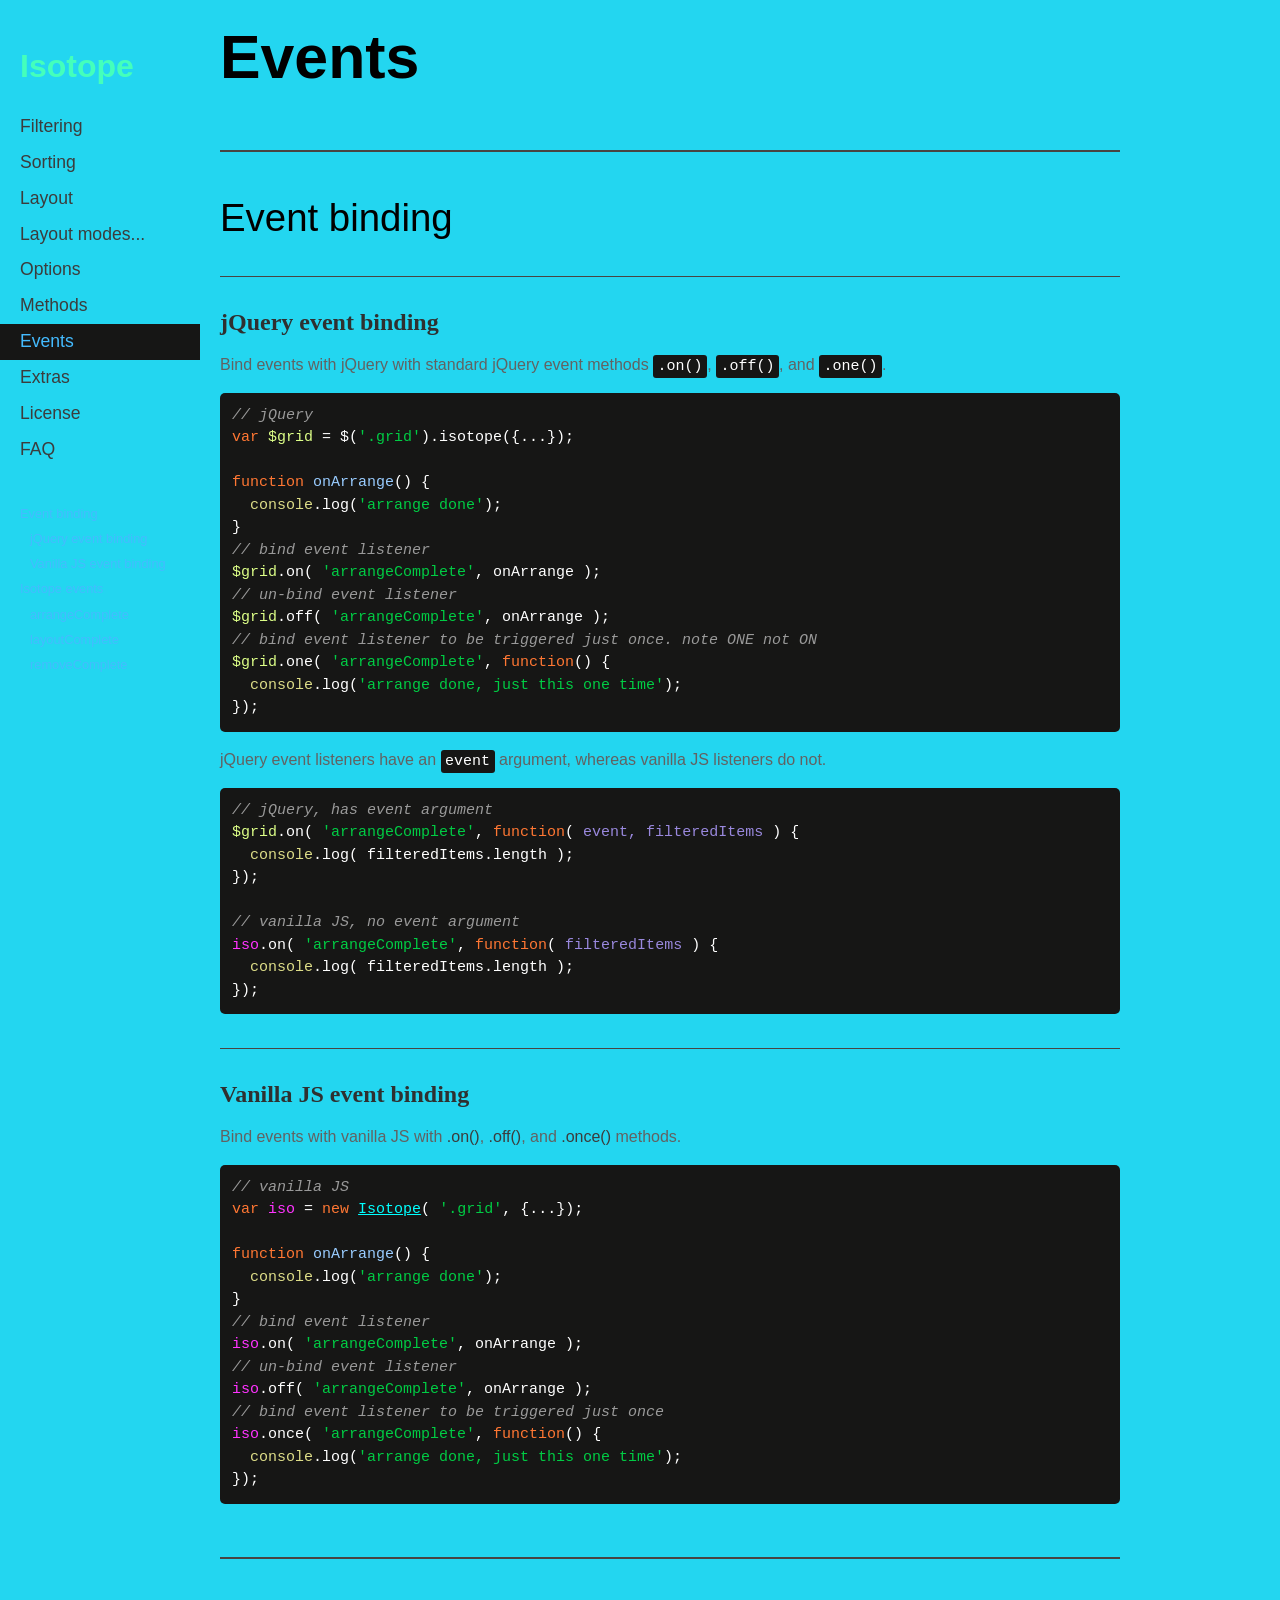
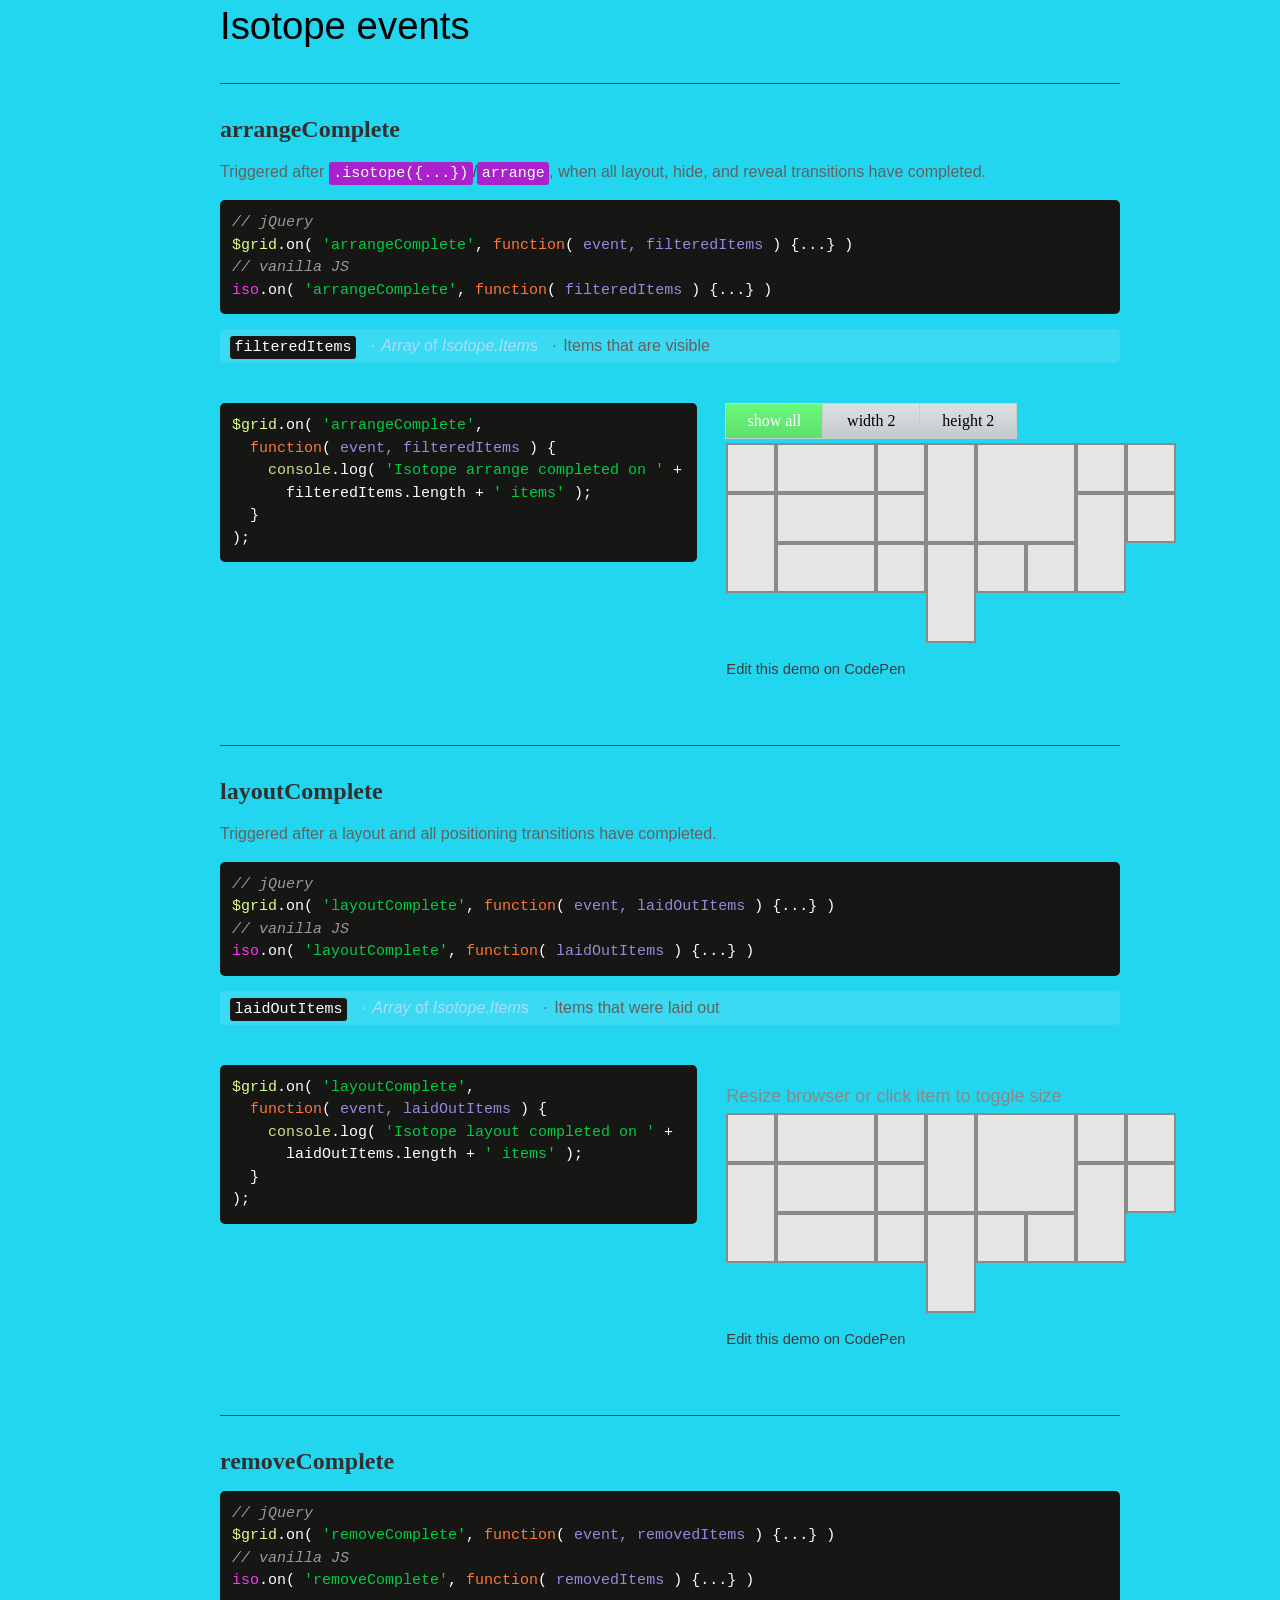
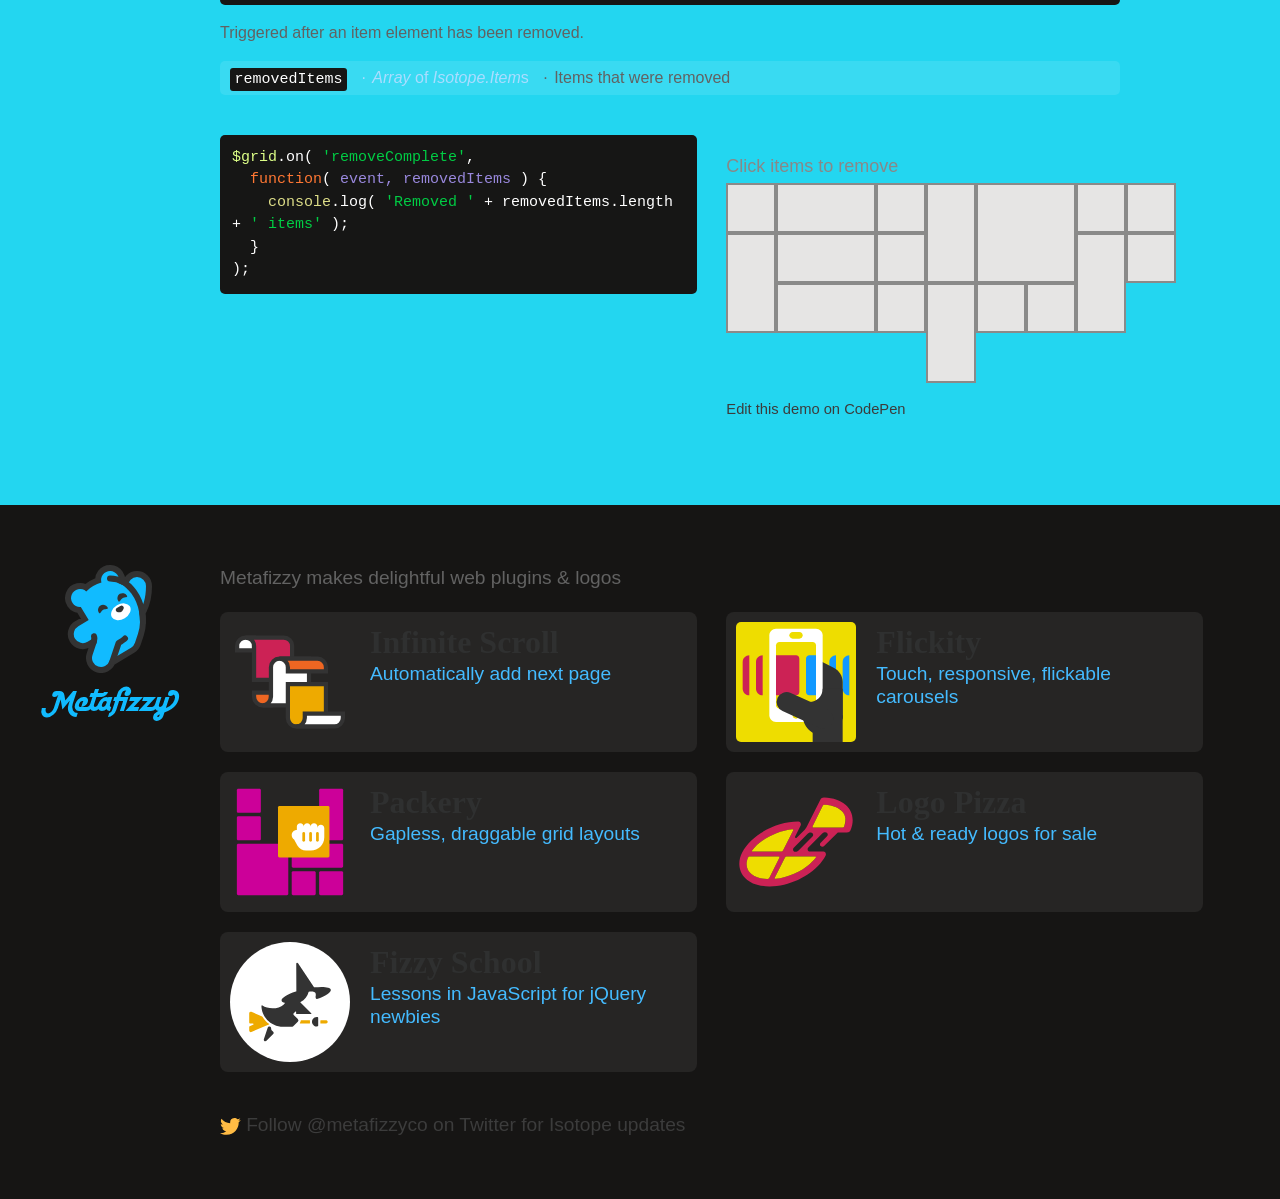
<file: events.html>
<!doctype html>
<html class="export" lang="en">
<head>
  <meta charset="utf-8">
  <meta http-equiv="x-ua-compatible" content="ie=edge">
  <meta name="viewport" content="width=device-width">
  <meta name="description" content="filter &amp; sort magical layouts">

  <title>Isotope &#xB7; Events</title>

    <!-- Isotope does not require any CSS files -->
    <link rel="stylesheet" href="css/isotope-docs.css?6" media="screen">

  <meta name="twitter:card" content="summary">
  <meta name="twitter:site" content="@metafizzyco">
  <meta name="twitter:url" content="https://isotope.metafizzy.co/.html">
  <meta name="twitter:title" content="Isotope Events">
  <meta name="twitter:description" content="Filter &amp; sort magical layouts">

</head>
<body class="page--events">


  <div class="nav">
    <h1 class="nav__title"><a href=".">Isotope</a></h1>
  
    <ol class="site-nav">
      <li class="site-nav__item site-nav__item--filtering">
        <a class="site-nav__item__link" href="filtering.html">Filtering</a></li>
      <li class="site-nav__item site-nav__item--sorting">
        <a class="site-nav__item__link" href="sorting.html">Sorting</a></li>
      <li class="site-nav__item site-nav__item--layout ">
        <a class="site-nav__item__link" href="layout.html">Layout</a>
      </li>
      <li class="site-nav__item site-nav__item--layout-modes sub-nav-parent">
        <a class="site-nav__item__link" href="layout-modes.html">Layout modes</a>
        <ul class="sub-nav">
            <li class="sub-nav__item sub-nav__item--masonry">
              <a class="sub-nav__item__link" href="layout-modes/masonry.html">masonry</a></li>
            <li class="sub-nav__item sub-nav__item--fitrows">
              <a class="sub-nav__item__link" href="layout-modes/fitrows.html">fitRows</a></li>
            <li class="sub-nav__item sub-nav__item--vertical">
              <a class="sub-nav__item__link" href="layout-modes/vertical.html">vertical</a></li>
            <li class="sub-nav__item sub-nav__item--packery">
              <a class="sub-nav__item__link" href="layout-modes/packery.html">packery</a></li>
            <li class="sub-nav__item sub-nav__item--cellsbyrow">
              <a class="sub-nav__item__link" href="layout-modes/cellsbyrow.html">cellsByRow</a></li>
            <li class="sub-nav__item sub-nav__item--masonryhorizontal">
              <a class="sub-nav__item__link" href="layout-modes/masonryhorizontal.html">masonryHorizontal</a></li>
            <li class="sub-nav__item sub-nav__item--fitcolumns">
              <a class="sub-nav__item__link" href="layout-modes/fitcolumns.html">fitColumns</a></li>
            <li class="sub-nav__item sub-nav__item--cellsbycolumn">
              <a class="sub-nav__item__link" href="layout-modes/cellsbycolumn.html">cellsByColumn</a></li>
            <li class="sub-nav__item sub-nav__item--horiz">
              <a class="sub-nav__item__link" href="layout-modes/horiz.html">horiz</a></li>
        </ul>
      </li>
      <li class="site-nav__item site-nav__item--options">
        <a class="site-nav__item__link" href="options.html">Options</a></li>
      <li class="site-nav__item site-nav__item--methods">
        <a class="site-nav__item__link" href="methods.html">Methods</a></li>
      <li class="site-nav__item site-nav__item--events">
        <a class="site-nav__item__link" href="events.html">Events</a></li>
      <li class="site-nav__item site-nav__item--extras">
        <a class="site-nav__item__link" href="extras.html">Extras</a></li>
      <li class="site-nav__item site-nav__item--license">
        <a class="site-nav__item__link" href="license.html">License</a></li>
      <li class="site-nav__item site-nav__item--faq">
        <a class="site-nav__item__link" href="faq.html">FAQ</a></li>
    </ol>
  
    <ul class="page-nav" data-js="page-nav">
<li class="page-nav__item page-nav__item--h2"><a href="#event-binding">Event binding</a></li>
<li class="page-nav__item page-nav__item--h3"><a href="#jquery-event-binding">jQuery event binding</a></li>
<li class="page-nav__item page-nav__item--h3"><a href="#vanilla-js-event-binding">Vanilla JS event binding</a></li>
<li class="page-nav__item page-nav__item--h2"><a href="#isotope-events">Isotope events</a></li>
<li class="page-nav__item page-nav__item--h3"><a href="#arrangecomplete">arrangeComplete</a></li>
<li class="page-nav__item page-nav__item--h3"><a href="#layoutcomplete">layoutComplete</a></li>
<li class="page-nav__item page-nav__item--h3"><a href="#removecomplete">removeComplete</a></li>
</ul>
  </div>


  <div id="content" class="main">
    <div class="container">
        <h1>Events</h1>



<h2 id="event-binding">Event binding</h2>


<h3 id="jquery-event-binding">jQuery event binding</h3>


<p>Bind events with jQuery with standard jQuery event methods <code>.on()</code>, <code>.off()</code>, and <code>.one()</code>.</p>

<pre><code class="js"><span class="comment">// jQuery</span>
<span class="keyword">var</span> <span class="jquery_var">$grid</span> = $(<span class="string">&apos;.grid&apos;</span>).isotope({...});

<span class="function"><span class="keyword">function</span> <span class="title">onArrange</span>(<span class="params"></span>) </span>{
  <span class="built_in">console</span>.log(<span class="string">&apos;arrange done&apos;</span>);
}
<span class="comment">// bind event listener</span>
<span class="jquery_var">$grid</span>.on( <span class="string">&apos;arrangeComplete&apos;</span>, onArrange );
<span class="comment">// un-bind event listener</span>
<span class="jquery_var">$grid</span>.off( <span class="string">&apos;arrangeComplete&apos;</span>, onArrange );
<span class="comment">// bind event listener to be triggered just once. note ONE not ON</span>
<span class="jquery_var">$grid</span>.one( <span class="string">&apos;arrangeComplete&apos;</span>, <span class="function"><span class="keyword">function</span>(<span class="params"></span>) </span>{
  <span class="built_in">console</span>.log(<span class="string">&apos;arrange done, just this one time&apos;</span>);
});
</code></pre>

<p>jQuery event listeners have an <code>event</code> argument, whereas vanilla JS listeners do not.</p>

<pre><code class="js"><span class="comment">// jQuery, has event argument</span>
<span class="jquery_var">$grid</span>.on( <span class="string">&apos;arrangeComplete&apos;</span>, <span class="function"><span class="keyword">function</span>(<span class="params"> event, filteredItems </span>) </span>{
  <span class="built_in">console</span>.log( filteredItems.length );
});

<span class="comment">// vanilla JS, no event argument</span>
<span class="isotope_var">iso</span>.on( <span class="string">&apos;arrangeComplete&apos;</span>, <span class="function"><span class="keyword">function</span>(<span class="params"> filteredItems </span>) </span>{
  <span class="built_in">console</span>.log( filteredItems.length );
});
</code></pre>


<h3 id="vanilla-js-event-binding">Vanilla JS event binding</h3>

<p>Bind events with vanilla JS with <a href="methods.html#on">.on()</a>, <a href="methods.html#off">.off()</a>, and <a href="methods.html#once">.once()</a> methods.</p>

<pre><code class="js"><span class="comment">// vanilla JS</span>
<span class="keyword">var</span> <span class="isotope_var">iso</span> = <span class="keyword">new</span> <span class="isotope_keyword">Isotope</span>( <span class="string">&apos;.grid&apos;</span>, {...});

<span class="function"><span class="keyword">function</span> <span class="title">onArrange</span>(<span class="params"></span>) </span>{
  <span class="built_in">console</span>.log(<span class="string">&apos;arrange done&apos;</span>);
}
<span class="comment">// bind event listener</span>
<span class="isotope_var">iso</span>.on( <span class="string">&apos;arrangeComplete&apos;</span>, onArrange );
<span class="comment">// un-bind event listener</span>
<span class="isotope_var">iso</span>.off( <span class="string">&apos;arrangeComplete&apos;</span>, onArrange );
<span class="comment">// bind event listener to be triggered just once</span>
<span class="isotope_var">iso</span>.once( <span class="string">&apos;arrangeComplete&apos;</span>, <span class="function"><span class="keyword">function</span>(<span class="params"></span>) </span>{
  <span class="built_in">console</span>.log(<span class="string">&apos;arrange done, just this one time&apos;</span>);
});
</code></pre>


<h2 id="isotope-events">Isotope events</h2>


<h3 id="arrangecomplete">arrangeComplete</h3>

<p>Triggered after <a href="methods.html#arrange-isotope"><code>.isotope({...})</code>/<code>arrange</code></a>, when all layout, hide, and reveal transitions have completed.</p>

<pre><code class="js"><span class="comment">// jQuery</span>
<span class="jquery_var">$grid</span>.on( <span class="string">&apos;arrangeComplete&apos;</span>, <span class="function"><span class="keyword">function</span>(<span class="params"> event, filteredItems </span>) </span>{...} )
<span class="comment">// vanilla JS</span>
<span class="isotope_var">iso</span>.on( <span class="string">&apos;arrangeComplete&apos;</span>, <span class="function"><span class="keyword">function</span>(<span class="params"> filteredItems </span>) </span>{...} )
</code></pre>

<p class="variable">
  <code class="variable__code">filteredItems</code>
  <span class="variable__type"><i>Array</i> of <i>Isotope.Item</i>s</span>
  <span class="variable__description">Items that are visible</span>
</p>

<div class="duo example">
  <div class="duo__cell example__code">
<pre><code class="js"><span class="jquery_var">$grid</span>.on( <span class="string">&apos;arrangeComplete&apos;</span>,
  <span class="function"><span class="keyword">function</span>(<span class="params"> event, filteredItems </span>) </span>{
    <span class="built_in">console</span>.log( <span class="string">&apos;Isotope arrange completed on &apos;</span> +
      filteredItems.length + <span class="string">&apos; items&apos;</span> );
  }
);
</code></pre>
  </div>
  <div class="duo__cell example__demo" data-js="arrange-complete">
    <div class="button-group js-radio-button-group">
      <button class="button is-checked" data-filter="*">show all</button>
      <button class="button" data-filter=".grid-item--width2">width 2</button>
      <button class="button" data-filter=".grid-item--height2">height 2</button>
    </div>
    <div class="grid">
      <div class="grid-item"></div>
      <div class="grid-item grid-item--width2"></div>
      <div class="grid-item"></div>
      <div class="grid-item grid-item--height2"></div>
      <div class="grid-item grid-item--width2 grid-item--height2"></div>
      <div class="grid-item"></div>
      <div class="grid-item"></div>
      <div class="grid-item grid-item--height2"></div>
      <div class="grid-item grid-item--width2"></div>
      <div class="grid-item"></div>
      <div class="grid-item grid-item--height2"></div>
      <div class="grid-item"></div>
      <div class="grid-item grid-item--width2"></div>
      <div class="grid-item"></div>
      <div class="grid-item grid-item--height2"></div>
      <div class="grid-item"></div>
      <div class="grid-item"></div>
    </div>
    <p class="edit-demo">
        <a href="https://codepen.io/desandro/pen/pvXxRN">Edit this demo on CodePen</a>
    </p>
  </div>
</div>


<h3 id="layoutcomplete">layoutComplete</h3>

<p>Triggered after a layout and all positioning transitions have completed.</p>


<pre><code class="js"><span class="comment">// jQuery</span>
<span class="jquery_var">$grid</span>.on( <span class="string">&apos;layoutComplete&apos;</span>, <span class="function"><span class="keyword">function</span>(<span class="params"> event, laidOutItems </span>) </span>{...} )
<span class="comment">// vanilla JS</span>
<span class="isotope_var">iso</span>.on( <span class="string">&apos;layoutComplete&apos;</span>, <span class="function"><span class="keyword">function</span>(<span class="params"> laidOutItems </span>) </span>{...} )
</code></pre>

<p class="variable">
  <code class="variable__code">laidOutItems</code>
  <span class="variable__type"><i>Array</i> of <i>Isotope.Item</i>s</span>
  <span class="variable__description">Items that were laid out</span>
</p>

<div class="duo example">
  <div class="duo__cell example__code">
<pre><code class="js"><span class="jquery_var">$grid</span>.on( <span class="string">&apos;layoutComplete&apos;</span>,
  <span class="function"><span class="keyword">function</span>(<span class="params"> event, laidOutItems </span>) </span>{
    <span class="built_in">console</span>.log( <span class="string">&apos;Isotope layout completed on &apos;</span> +
      laidOutItems.length + <span class="string">&apos; items&apos;</span> );
  }
);
</code></pre>
  </div>
  <div class="duo__cell example__demo" data-js="layout-complete">
    <p class="instruction">Resize browser or click item to toggle size</p>
    <div class="grid  grid--clickable">
      <div class="grid-item"></div>
      <div class="grid-item grid-item--width2"></div>
      <div class="grid-item"></div>
      <div class="grid-item grid-item--height2"></div>
      <div class="grid-item grid-item--width2 grid-item--height2"></div>
      <div class="grid-item"></div>
      <div class="grid-item"></div>
      <div class="grid-item grid-item--height2"></div>
      <div class="grid-item grid-item--width2"></div>
      <div class="grid-item"></div>
      <div class="grid-item grid-item--height2"></div>
      <div class="grid-item"></div>
      <div class="grid-item grid-item--width2"></div>
      <div class="grid-item"></div>
      <div class="grid-item grid-item--height2"></div>
      <div class="grid-item"></div>
      <div class="grid-item"></div>
    </div>
    <p class="edit-demo">
        <a href="https://codepen.io/desandro/pen/scajv">Edit this demo on CodePen</a>
    </p>
  </div>
</div>


<h3 id="removecomplete">removeComplete</h3>

<pre><code class="js"><span class="comment">// jQuery</span>
<span class="jquery_var">$grid</span>.on( <span class="string">&apos;removeComplete&apos;</span>, <span class="function"><span class="keyword">function</span>(<span class="params"> event, removedItems </span>) </span>{...} )
<span class="comment">// vanilla JS</span>
<span class="isotope_var">iso</span>.on( <span class="string">&apos;removeComplete&apos;</span>, <span class="function"><span class="keyword">function</span>(<span class="params"> removedItems </span>) </span>{...} )
</code></pre>

<p>Triggered after an item element has been removed.</p>

<p class="variable">
  <code class="variable__code">removedItems</code>
  <span class="variable__type"><i>Array</i> of <i>Isotope.Item</i>s</span>
  <span class="variable__description">Items that were removed</span>
</p>

<div class="duo example">
  <div class="duo__cell example__code">
<pre><code class="js"><span class="jquery_var">$grid</span>.on( <span class="string">&apos;removeComplete&apos;</span>,
  <span class="function"><span class="keyword">function</span>(<span class="params"> event, removedItems </span>) </span>{
    <span class="built_in">console</span>.log( <span class="string">&apos;Removed &apos;</span> + removedItems.length + <span class="string">&apos; items&apos;</span> );
  }
);
</code></pre>
  </div>
  <div class="duo__cell example__demo" data-js="remove-complete">
    <p class="instruction">Click items to remove</p>
    <div class="grid grid--clickable">
      <div class="grid-item"></div>
      <div class="grid-item grid-item--width2"></div>
      <div class="grid-item"></div>
      <div class="grid-item grid-item--height2"></div>
      <div class="grid-item grid-item--width2 grid-item--height2"></div>
      <div class="grid-item"></div>
      <div class="grid-item"></div>
      <div class="grid-item grid-item--height2"></div>
      <div class="grid-item grid-item--width2"></div>
      <div class="grid-item"></div>
      <div class="grid-item grid-item--height2"></div>
      <div class="grid-item"></div>
      <div class="grid-item grid-item--width2"></div>
      <div class="grid-item"></div>
      <div class="grid-item grid-item--height2"></div>
      <div class="grid-item"></div>
      <div class="grid-item"></div>
    </div>
    <p class="edit-demo">
        <a href="https://codepen.io/desandro/pen/wErky">Edit this demo on CodePen</a>
    </p>
  </div>
</div>


<div class="notification" data-js="notification"></div>

    </div>
  </div>

  <footer class="site-footer">
  
    <div class="container">
  
      <p class="site-footer__copy">Metafizzy makes delightful web plugins &amp; logos</p>
  
      <div class="showcase">
      
        <ul class="showcase-item-list">
      
            <li class="showcase-item">
              <a class="showcase-item__link" href="https://infinite-scroll.com">
                <div class="showcase-item__image">
                    <svg class="infinite-scroll-illo" xmlns="http://www.w3.org/2000/svg" viewbox="0 0 520 520" width="200" height="200">
                      <path class="infinite-scroll-illo__page infinite-scroll-illo__page--back" d="M90,110H10V90c0-22,18-40,40-40h40V110z"/>
                      <path class="infinite-scroll-illo__page infinite-scroll-illo__page--front1" d="M270,90L270,90c0-22-18-40-40-40h0H50h0c22,0,40,18,40,40v0v0v160h180V90z"/>
                      <path class="infinite-scroll-illo__page infinite-scroll-illo__page--front2" d="M170,330v-20H90v20v0c0,22,18,40,40,40h0h40V330z"/>
                      <path class="infinite-scroll-illo__page infinite-scroll-illo__page--back" d="M350,150H210c-22,0-40,18-40,40v140v0c0,22-18,40-40,40h0h220V150z"/>
                      <path class="infinite-scroll-illo__page infinite-scroll-illo__page--front3" d="M430,470V270H250v160c0,22,18,40,40,40H430z"/>
                      <path class="infinite-scroll-illo__page infinite-scroll-illo__page--front2" d="M250,190v20h180v-20c0-22-18-40-40-40H210h0C232,150,250,168,250,190L250,190z"/>
                      <path class="infinite-scroll-illo__page infinite-scroll-illo__page--back" d="M330,410v20v0c0,22-18,40-40,40h0h180c22,0,40-18,40-40v-20H330z"/>
                    </svg>
                </div>
                <div class="showcase-item__text">
                  <h3 class="showcase-item__title">Infinite Scroll</h3>
                  <p class="showcase-item__description">Automatically add next page</p>
                </div>
              </a>
            </li>
      
            <li class="showcase-item">
              <a class="showcase-item__link" href="https://flickity.metafizzy.co">
                <div class="showcase-item__image">
                    <svg class="flickity-illo" xmlns="http://www.w3.org/2000/svg" viewbox="0 0 360 360" width="100" height="100">
                      <path class="flickity-illo__color1" fill="#19F" d="M300 220L300 220c-11 0-20-9-20-20v-80c0-11 9-20 20-20h0V220z"/>
                      <path class="flickity-illo__color1" fill="#19F" d="M340 220L340 220c-11 0-20-9-20-20v-80c0-11 9-20 20-20h0V220z"/>
                      <path class="flickity-illo__color2" fill="#333" d="M320 290V180c0-18-10-35-27-43L240 110v180H320z"/>
                      <path class="flickity-illo__color3" fill="white" d="M240 300H120c-11 0-20-9-20-20V40c0-11 9-20 20-20h120c11 0 20 9 20 20v240C260 291 251 300 240 300z"/>
                      <path class="flickity-illo__color4" fill="#ED0" d="M230 260H130c-6 0-10-5-10-10V70c0-6 5-10 10-10h100c6 0 10 5 10 10v180 C240 256 236 260 230 260z"/>
                      <path class="flickity-illo__color2" fill="#333" d="M260 200h60v81c0 32-26 59-59 59h0c-34 0-61-27-61-61V240h20 C242 240 260 222 260 200L260 200z"/>
                      <path class="flickity-illo__color5" fill="#C25" d="M180 220h-60V100h60c6 0 10 5 10 10v100C190 216 186 220 180 220z"/>
                      <path class="flickity-illo__color1" fill="#19F" d="M240 220h-20c-6 0-10-5-10-10V110c0-6 5-10 10-10h20V220z"/>
                      <rect class="flickity-illo__color2" fill="#333" x="230" y="280" width="90" height="80"/>
                      <circle class="flickity-illo__color4" fill="#ED0" cx="180" cy="280" r="10"/>
                      <line class="flickity-illo__thumb" stroke="#333" stroke-width="60" stroke-linecap="round" x1="262" y1="290" x2="152" y2="240"/>
                      <path class="flickity-illo__color4" fill="#ED0" d="M190 50h-20c-6 0-10-5-10-10v0c0-6 5-10 10-10h20c6 0 10 5 10 10v0C200 46 196 50 190 50z"/>
                      <path class="flickity-illo__color5" fill="#C25" d="M80 220L80 220c-11 0-20-9-20-20v-80c0-11 9-20 20-20h0V220z"/>
                      <path class="flickity-illo__color5" fill="#C25" d="M40 220L40 220c-11 0-20-9-20-20v-80c0-11 9-20 20-20h0V220z"/>
                    </svg>
                </div>
                <div class="showcase-item__text">
                  <h3 class="showcase-item__title">Flickity</h3>
                  <p class="showcase-item__description">Touch, responsive, flickable carousels</p>
                </div>
              </a>
            </li>
      
            <li class="showcase-item">
              <a class="showcase-item__link" href="https://packery.metafizzy.co">
                <div class="showcase-item__image">
                    <svg class="packery-illo" xmlns="http://www.w3.org/2000/svg" viewbox="0 0 700 700" width="100" height="100">
                      <path class="packery-illo__item" fill="#C09" d="M172 180H48c-4 0-8-4-8-8V48c0-4 4-8 8-8h124c4 0 8 4 8 8v124C180 176 176 180 172 180z"/>
                      <path class="packery-illo__item" fill="#C09" d="M172 340H48c-4 0-8-4-8-8V208c0-4 4-8 8-8h124c4 0 8 4 8 8v124C180 336 176 340 172 340z"/>
                      <path class="packery-illo__item" fill="#C09" d="M492 660H368c-4 0-8-4-8-8V528c0-4 4-8 8-8h124c4 0 8 4 8 8v124C500 656 496 660 492 660z"/>
                      <path class="packery-illo__item" fill="#C09" d="M652 660H528c-4 0-8-4-8-8V528c0-4 4-8 8-8h124c4 0 8 4 8 8v124C660 656 656 660 652 660z"/>
                      <path class="packery-illo__item" fill="#C09" d="M652 500H368c-4 0-8-4-8-8V368c0-4 4-8 8-8h284c4 0 8 4 8 8v124C660 496 656 500 652 500z"/>
                      <path class="packery-illo__item" fill="#C09" d="M332 660H48c-4 0-8-4-8-8V368c0-4 4-8 8-8h284c4 0 8 4 8 8v284C340 656 336 660 332 660z"/>
                      <path class="packery-illo__item" fill="#C09" d="M652 340H528c-4 0-8-4-8-8V48c0-4 4-8 8-8h124c4 0 8 4 8 8v284C660 336 656 340 652 340z"/>
                      <path class="packery-illo__draggie" fill="#EA0" d="M572 440H288c-4 0-8-4-8-8V148c0-4 4-8 8-8h284c4 0 8 4 8 8v284C580 436 576 440 572 440z"/>
                      <g>
                        <path class="packery-illo__hand" fill="white" d="M530 250c-11 0-20 9-20 20v-10c0-11-9-20-20-20s-20 9-20 20c0-11-9-20-20-20s-20 9-20 20c0-11-9-20-20-20
                          s-20 9-20 20v20c-17 0-30 13-30 30c0 11 6 20 14 25l19 35c10 18 30 30 51 30h28
                          c43 0 78-35 78-78V270C550 259 541 250 530 250z"/>
                        <line class="packery-illo__hand-line" stroke="#EA0" fill="none" stroke-width="16" stroke-linecap="round" x1="430" y1="300" x2="430" y2="340"/>
                        <line class="packery-illo__hand-line" stroke="#EA0" fill="none" stroke-width="16" stroke-linecap="round" x1="470" y1="300" x2="470" y2="340"/>
                        <line class="packery-illo__hand-line" stroke="#EA0" fill="none" stroke-width="16" stroke-linecap="round" x1="510" y1="300" x2="510" y2="340"/>
                      </g>
                    </svg>
                </div>
                <div class="showcase-item__text">
                  <h3 class="showcase-item__title">Packery</h3>
                  <p class="showcase-item__description">Gapless, draggable grid layouts</p>
                </div>
              </a>
            </li>
      
            <li class="showcase-item">
              <a class="showcase-item__link" href="http://logo.pizza">
                <div class="showcase-item__image">
                    <svg class="logo-pizza-illo" xmlns="http://www.w3.org/2000/svg" viewbox="0 0 700 700" width="100" height="100">
                      <path class="logo-pizza-illo__outline" fill="#C25" d="M513 91c-9-0-17 5-21 12l-80 160c-3 5-6 10-11 15l-47 47
                        c-5 5-12-1-9-7l32-64c5-11-2-23-14-23h-0c-121 0-268 70-327 180
                        C-9 497 35 609 196 609c138 0 279-85 327-180v0c5-11-2-23-14-23h-77c-13 0-19-15-10-24
                        l81-81c5-5 11-8 18-8l0 0c13 0 19 15 10 24L494 354c-6 6-6 14 0 20c3 3 6 4 10 4
                        c4 0 7-1 10-4l80-80h53c9 0 17-5 21-13C707 190 656 97 513 91z M334 281l-59 117
                        c-2 5-7 8-13 8H97c-4 0-6-4-3-7c49-64 143-114 236-124C333 275 335 278 334 281z
                         M70 441c2-4 6-7 10-7h168c4 0 7 4 5 8l-59 118c-2 4-6 6-11 6
                        C106 565 38 521 70 441z M466 441c-49 64-143 114-236 124c-3 0-6-3-4-6l59-117
                        c2-5 7-8 13-8h166C466 434 468 438 466 441z M446 318l-81 81c-5 5-11 8-18 8l0 0
                        c-13 0-19-15-10-24l81-81c5-5 11-8 18-8l0 0C449 294 455 309 446 318z M447 258L506 139
                        c2-4 6-7 11-6c101 7 140 60 114 126c-2 4-6 7-10 7H452C448 266 445 262 447 258z"/>
                      <path class="logo-pizza-illo__slice" fill="#ED0" d="M334 281l-59 117c-2 5-7 8-13 8H97c-4 0-6-4-3-7
                        c49-64 143-114 236-124C333 275 335 278 334 281z"/>
                      <path class="logo-pizza-illo__slice" fill="#ED0" d="M70 441c2-4 6-7 10-7h168c4 0 7 4 5 8l-59 118c-2 4-6 6-11 6
                        C106 565 38 521 70 441z"/>
                      <path class="logo-pizza-illo__slice" fill="#ED0" d="M466 441c-49 64-143 114-236 124c-3 0-6-3-4-6l59-117
                        c2-5 7-8 13-8h166C466 434 468 438 466 441z"/>
                      <path class="logo-pizza-illo__slice" fill="#ED0" d="M447 258L506 139c2-4 6-7 11-6c101 7 140 60 114 126c-2 4-6 7-10 7H452
                        C448 266 445 262 447 258z"/>
                    </svg>
                </div>
                <div class="showcase-item__text">
                  <h3 class="showcase-item__title">Logo Pizza</h3>
                  <p class="showcase-item__description">Hot &amp; ready logos for sale</p>
                </div>
              </a>
            </li>
      
            <li class="showcase-item">
              <a class="showcase-item__link" href="http://fizzy.school">
                <div class="showcase-item__image">
                    <svg class="witchie-logo" xmlns="http://www.w3.org/2000/svg" viewbox="0 0 1000 1000" width="200" height="200">
                      <circle class="witchie-logo__moon" fill="white" cx="500" cy="500" r="500"/>
                      <path class="witchie-logo__broom" fill="#EA0" d="M582 675a35 35 0 0 0 8-20 3 3 0 0 1 3-2h71a3 3 0 0 1 3 3 59 59 0 0 0 0 20 3 3 0 0 1-3 3h-79A3 3 0 0 1 582 675Zm219 4a13 13 0 0 0 13-14c-1-7-7-12-14-12h-44a3 3 0 0 0-3 3v21a3 3 0 0 0 3 3ZM299 660a203 203 0 0 1-27-36 8 8 0 0 0-4-3L178 582a13 13 0 0 0-18 12v77a8 8 0 0 0 8 8h22a5 5 0 0 1 2 10L164 703a8 8 0 0 0-4 7v28a13 13 0 0 0 18 12l146-63a3 3 0 0 0 1-5A197 197 0 0 1 299 660Z"/>
                      <path class="witchie-logo__dress" fill="#333" d="M326 705h4a13 13 0 0 1 13 13v8a13 13 0 0 0 4 9l13 13a13 13 0 0 1 0 19l-56 56c-10 10-26-0-22-13L314 714A13 13 0 0 1 326 705Zm397-79c-27 0-47 26-37 54 3 7 11 16 17 19a42 42 0 0 0 19 5 38 38 0 0 0 7-1 8 8 0 0 0 6-8v-62a8 8 0 0 0-6-8 38 38 0 0 0-7-1M840 397c-3-15-33-23-77-23a521 521 0 0 0-59 4 5 5 0 0 1-5-2L567 177a8 8 0 0 0-7-4 8 8 0 0 0-8 8l1 227a5 5 0 0 1-4 5c-74 24-123 55-119 76 2 8 11 14 26 18a3 3 0 0 1 1 4l-11 11c-20 20-56 30-92 30-31 0-63-8-84-23a5 5 0 0 0-3-1 5 5 0 0 0-5 5c0 78 68 173 183 173h75a10 10 0 0 0 7-3l38-38a16 16 0 0 0 0-23l-34-34a10 10 0 0 1 0-14l15-15a3 3 0 0 1 5 2v15a5 5 0 0 0 5 5H674a4 4 0 0 0 3-7l-90-90a3 3 0 0 1 1-4c34-19 59-49 67-84a3 3 0 0 1 2-2c6-1 12-1 17-1 22 0 37 5 39 14 1 6 3 11 2 17-5 17 1 31 8 31a6 6 0 0 0 2-0C797 448 845 419 840 397Z"/>
                    </svg>
                </div>
                <div class="showcase-item__text">
                  <h3 class="showcase-item__title">Fizzy School</h3>
                  <p class="showcase-item__description">Lessons in JavaScript for jQuery newbies</p>
                </div>
              </a>
            </li>
      
        </ul> 
      
      </div>
  
      <p class="site-footer__copy">
        <a href="https://twitter.com/metafizzyco">
          <svg class="twitter-logo" xmlns="http://www.w3.org/2000/svg" viewbox="0 0 512 512" width="30" height="30">
            <path d="M512 97c-19 8-39 14-60 16 22-13 38-34 46-58-20 12-43 21-67 25-19-19-46-32-77-32-58 0-117 52-102 129-87-4-165-46-216-110-24 40-19 107 32 140-17 0-33-5-48-13v1c0 51 36 93 84 103-15 4-34 5-47 2 13 42 52 72 98 73-47 36-96 49-155 44 46 30 102 47 161 47 197 0 306-168 299-312 20-15 38-34 52-55z"/>
          </svg>
          Follow @metafizzyco on Twitter for Isotope updates
        </a>
      </p>
  
      <div class="mfzy-brand">
        <a class="mfzy-brand__link" href="https://metafizzy.co">
          <svg class="mfzy-logo" xmlns="http://www.w3.org/2000/svg" xmlns:xlink="http://www.w3.org/1999/xlink" viewbox="0 0 144 144">
            <title>Metafizzy logo</title>
            <defs>
              <path id="mfzy-logo__body" d="M120 28a12 12 0 0 0-24 0c0 2 0 3 0 4.5
                a 37 37 0 0 0 -12.6-8.4 a 12 12 0 1 0-22.8-.7 A 44 44 0 0 0 40.3 35.3 
                A 12 12 0 1 0 32 56h1.1 L 43.6 73.4 L 29.8 81.7 a12 12 0 1 0 12.3 20.6
                l 12.6-7.5 a 20 20 0 0 1-.8 9.4l-5.3 16 a 12 12 0 1 0 22.8 7.6v-.3
                l 28.7-17.2 a 12 12 0 0 0 5.2-6.5 l 4-12 A 55 55 0 0 0 112 76
                a 73 73 0 0 0-1.1-12.4 C 115 57 120 46 120 28Z"/>
              <path id="mfzy-logo__eye" transform="rotate(-31)" d="M 0 6.8 a 6.8 6.8 0 0 1 13.6 0 c 0 3.9 -3 0 -6.8 0 s -6.8 3.9 -6.8 0Z"/>
              <clippath id="mfzy-logo__body-clip">
                <use xlink:href="#mfzy-logo__body"/>
              </clippath>
            </defs>
            <use class="mfzy-logo__body-outline" xlink:href="#mfzy-logo__body" fill="#333" stroke="#333" stroke-width="16"/>
            <use class="mfzy-logo__body-fill" xlink:href="#mfzy-logo__body"/>
            <g class="mfzy-logo__stripes" clip-path="url(#mfzy-logo__body-clip)">
              <rect fill="#E62" x="16" width="120" height="138"/>
              <path fill="#C25" d="M96 24L16 72V0h80v24z"/>
              <path fill="#EA0" d="M116 70L16 130v-26l95-57 5 23z"/>
              <path fill="#19F" d="M136 138H16v-8l120-72v80z"/>
            </g>
            <path class="mfzy-logo__cut-ins" stroke="#333" fill="none" stroke-linecap="round" stroke-linejoin="round" stroke-width="8" d="M72 18c26 0 44 28 44 58
              M 50.2 103 a16 16 0 0 0 .5 -8
              M92 98c-2 2-8.5 6-8.5 6l-8.4 25.1"/>
            <use class="mfzy-logo__feature" xlink:href="#mfzy-logo__eye" fill="#333" transform="translate(53.5 57.5)"/>
            <use class="mfzy-logo__feature" xlink:href="#mfzy-logo__eye" fill="#333" transform="translate(79.3 42)"/>
            <ellipse class="mfzy-logo__snout" fill="white" cx="42" cy="98" rx="14" ry="10" transform="rotate(-31)"/>
            <path class="mfzy-logo__feature mfzy-logo__nose" fill="#333" transform="rotate(-31)" d="M40 91 h 5.4 a 3 3 0 0 1 1.5 5.6 l -2.7 1.5 a 3 3 0 0 1 -3 0 l -2.7 -1.5
              a 3 3 0 0 1 1.5 -5.6Z"/>
          </svg>
          <svg class="mfzy-wordmark" xmlns="http://www.w3.org/2000/svg" viewbox="0 0 280 80" fill="none" stroke="#333" width="140" height="40">
            <g transform="skewX(-18)">
              <path stroke-width="8" d="M38 20h6c4 0 7 2 9 6l9 18l12-24h1v22
              a20 22 0 0 0 20 22M48 22v28a12 15 0 0 1-24 0M98 44a6 6 0 0 0 0-12h-2
              a8 10 0 0 0 0 20h14a8 10 0 0 0 8-10M118 12v30a8 10 0 0 0 16 0M150 36
              q-4-4-8-4a8 10 0 1 0 8 10m0-14v14a8 10 0 0 0 8 10M184 20a9 9 0 0 0-18 0
              v34a8 10 0 0 1-8 10M158 32h24v24M190 32h18l-12 20h18M216 32h18l-12 20h18
              a8 10 0 0 0 8-10m0-14v14a8 10 0 0 0 16 0m0-14v38a6 6 0 0 1-12 0
              c0-12 32-8 32-32c0-10-6-16-14-16M108 24h24a6 6 0 0 0 6-6M102 38h-4"/>
              <g stroke-width="6">
                <circle cx="38" cy="22" r="3"/>
                <circle cx="182" cy="20" r="3"/>
                <circle cx="269" cy="20" r="3"/>
              </g>
            </g>
          </svg>
        </a>
      </div>
  
    </div>
  
  </footer>

<!-- Looking for isotope.js? Use isotope.pkgd.min.js -->
<!-- Isotope does NOT require jQuery. But it does make things easier -->
<script src="https://code.jquery.com/jquery-3.1.1.min.js"></script>
<script>window.jQuery || document.write('<script src="js/jquery.min.js"><\/script>')</script>

  <script src="js/isotope-docs.min.js?6"></script>


</body>
</html>
</file>
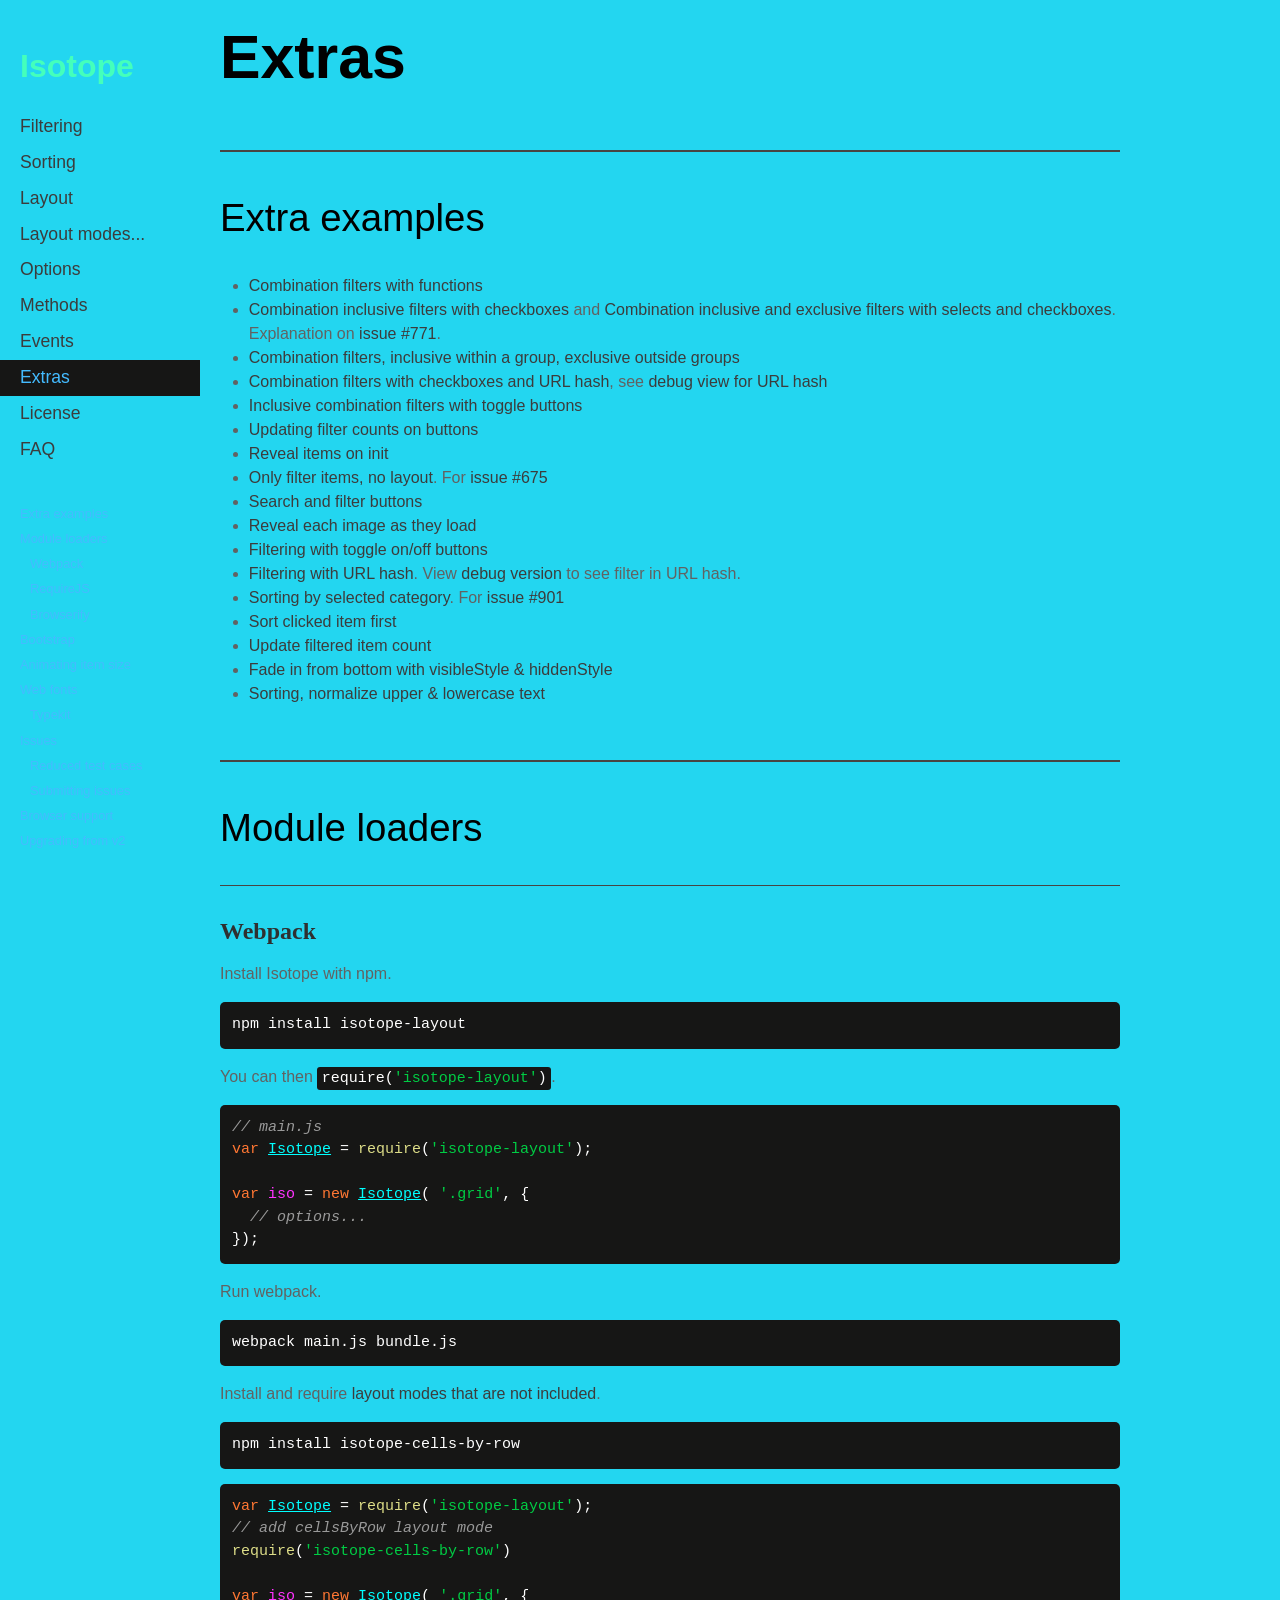
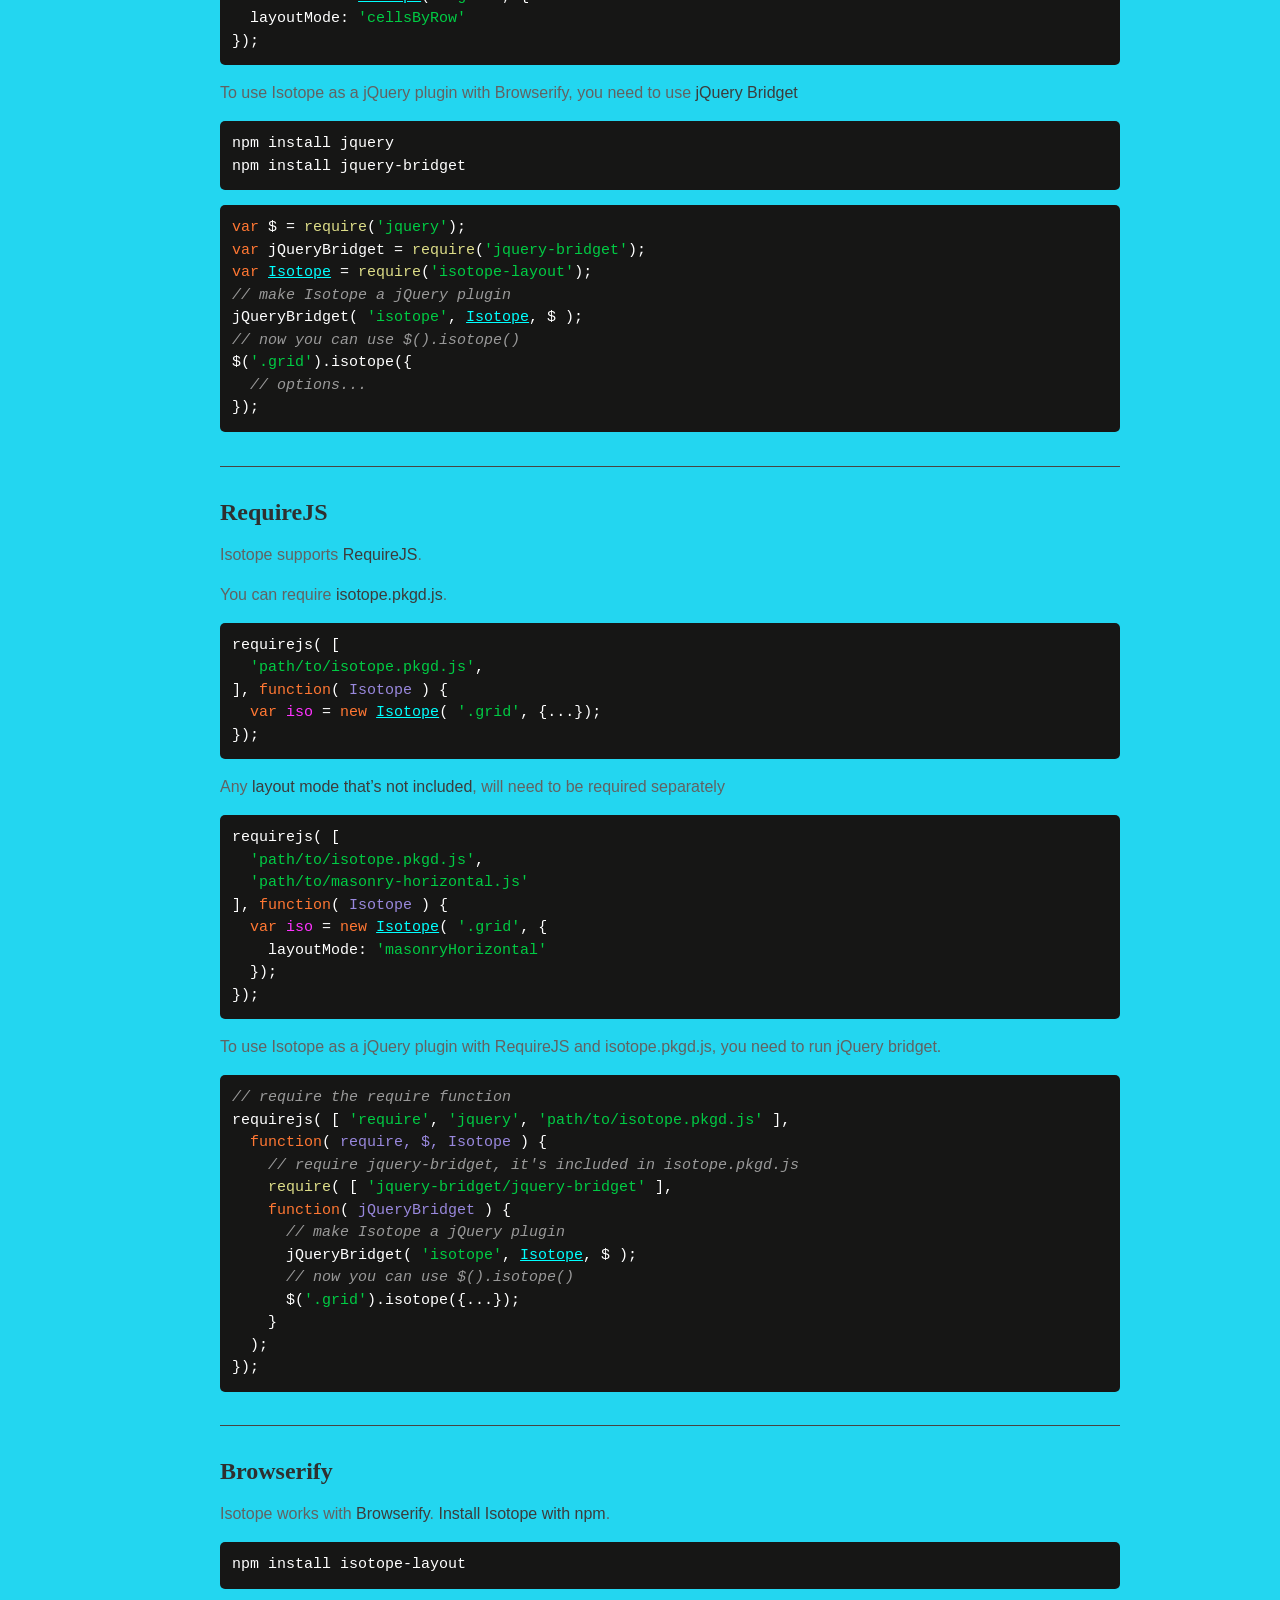
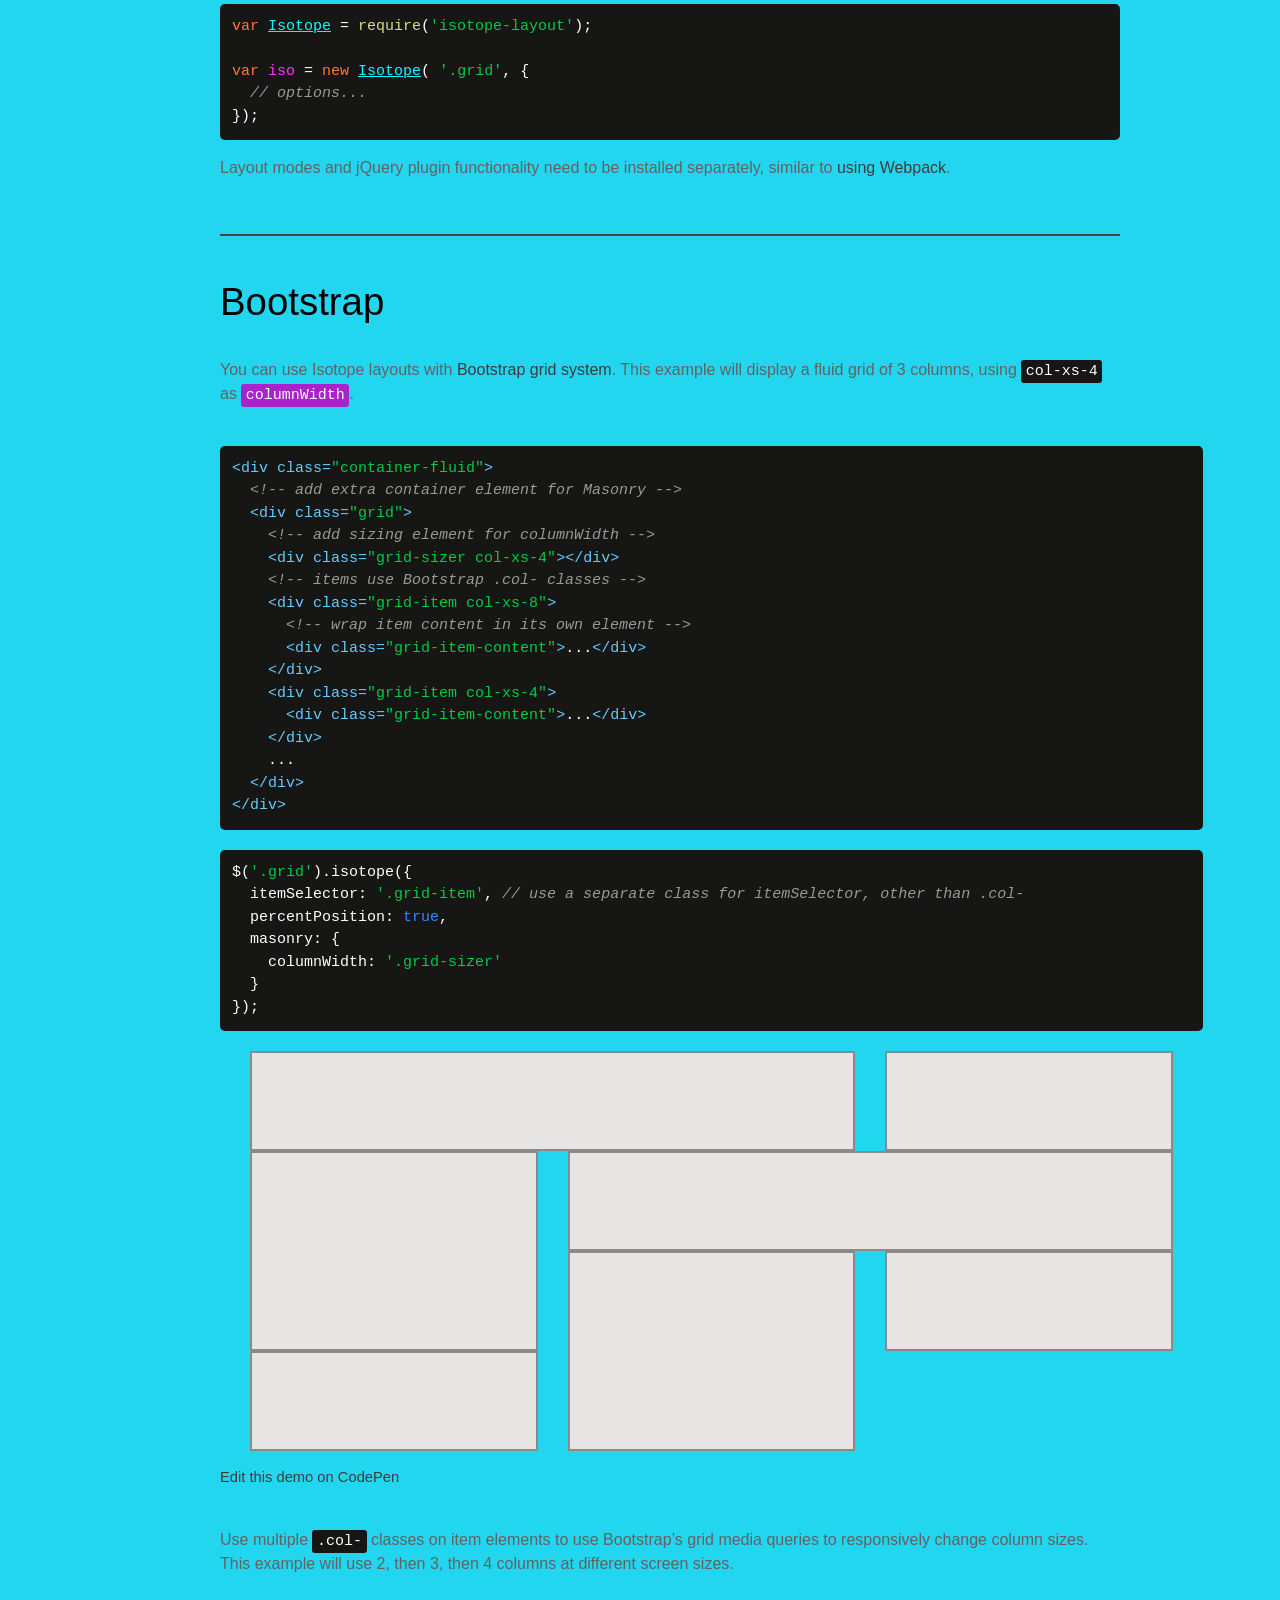
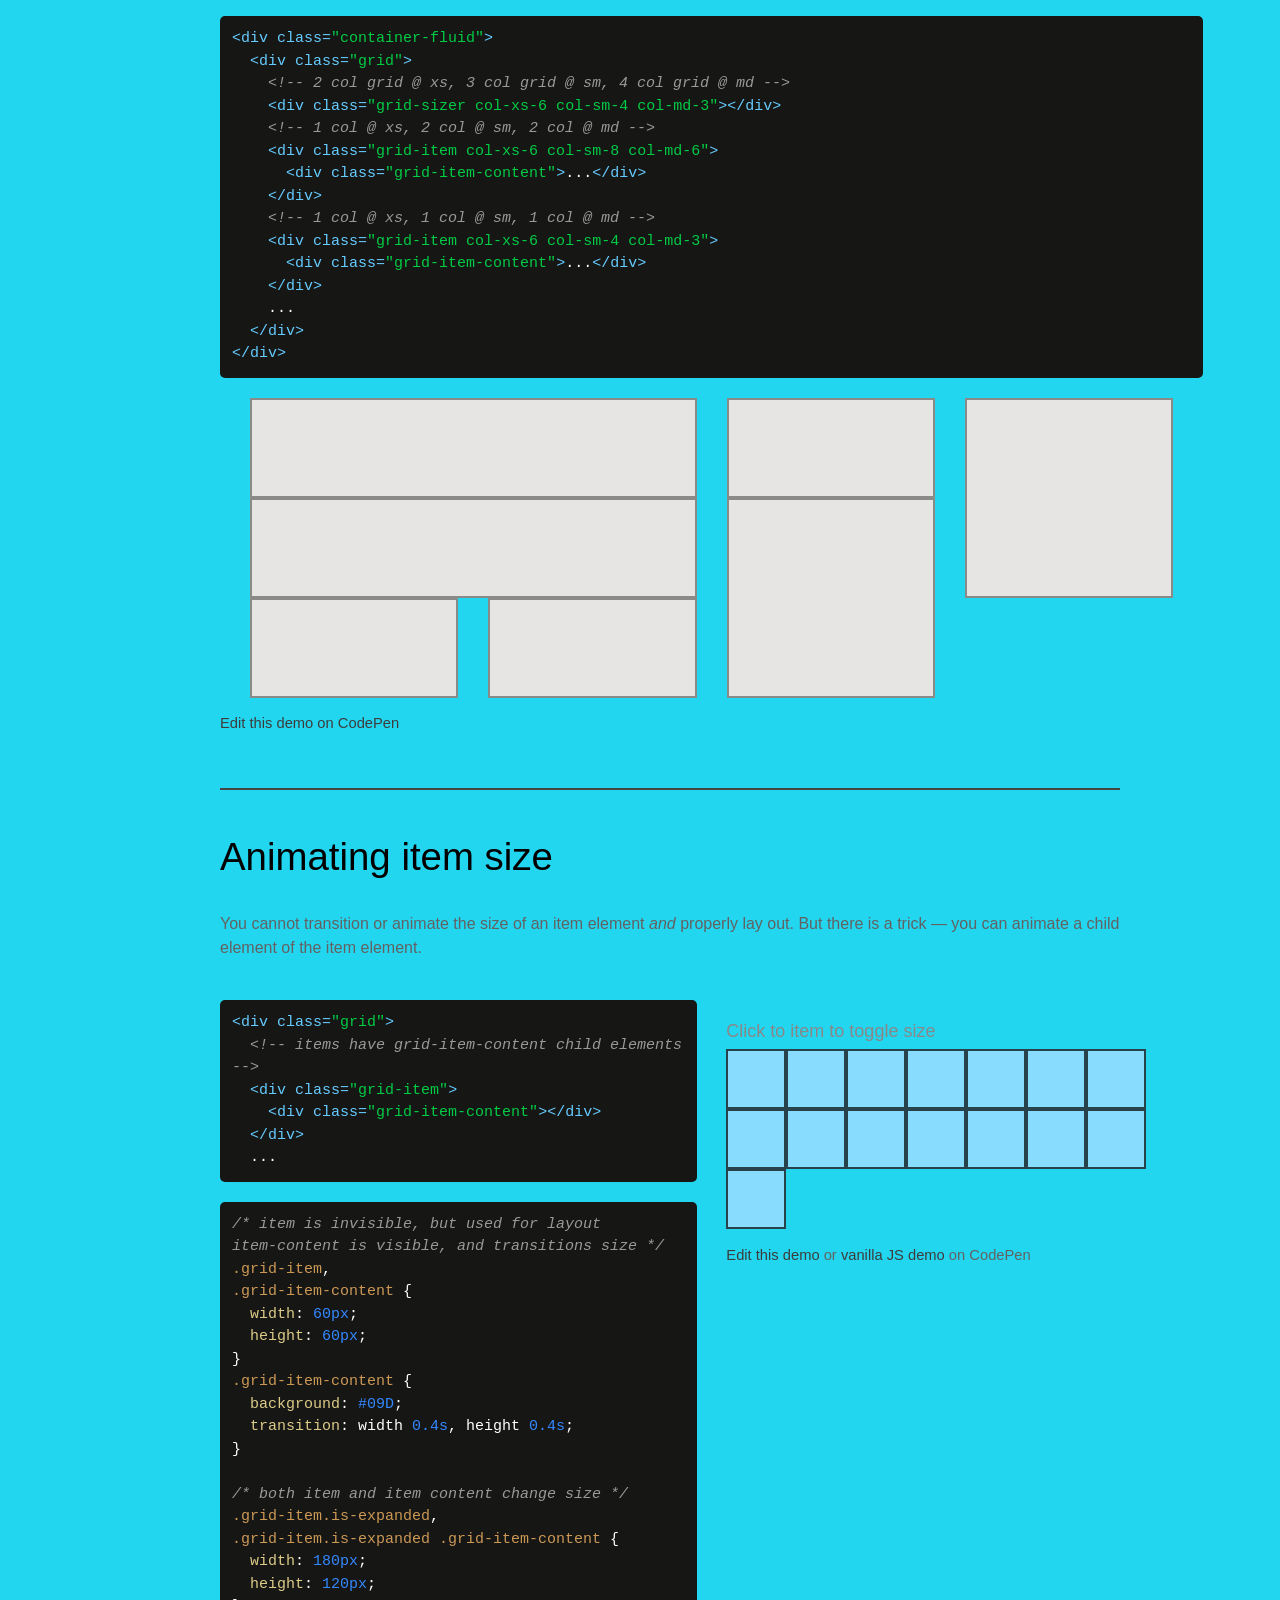
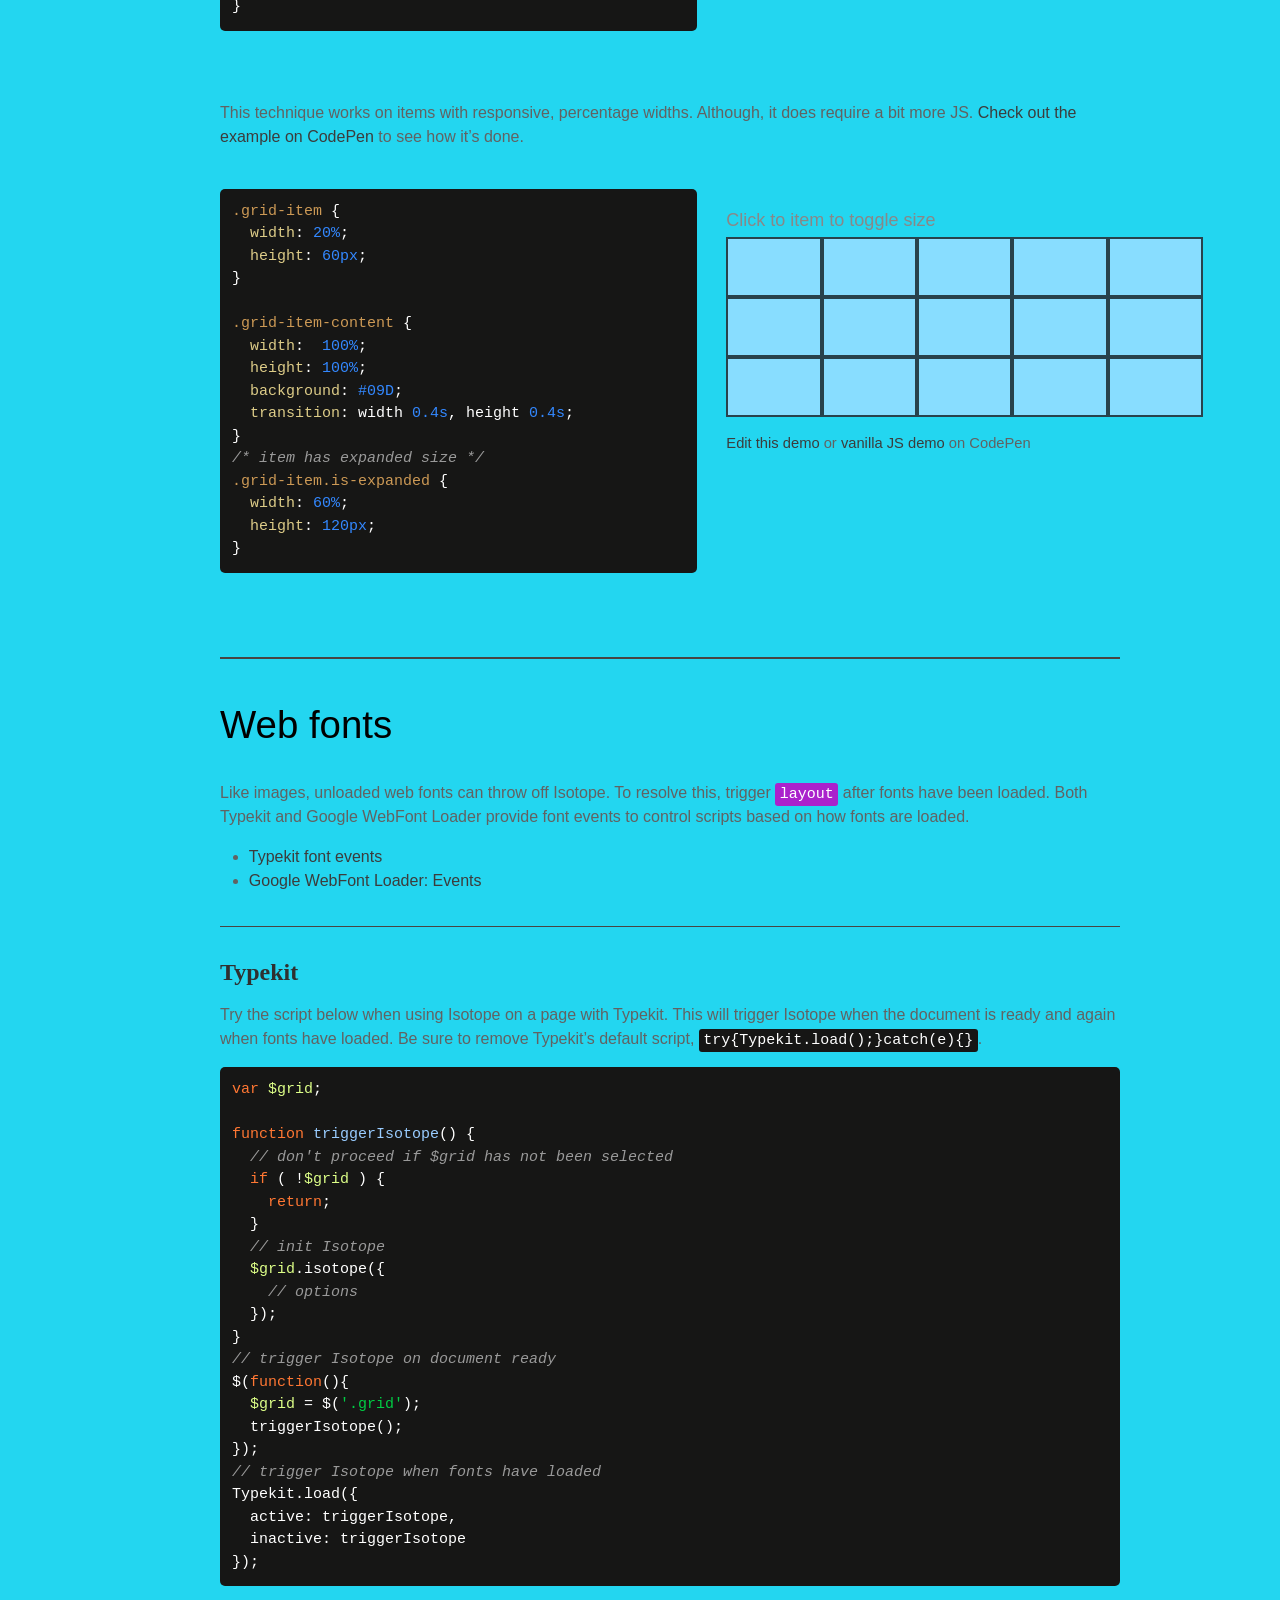
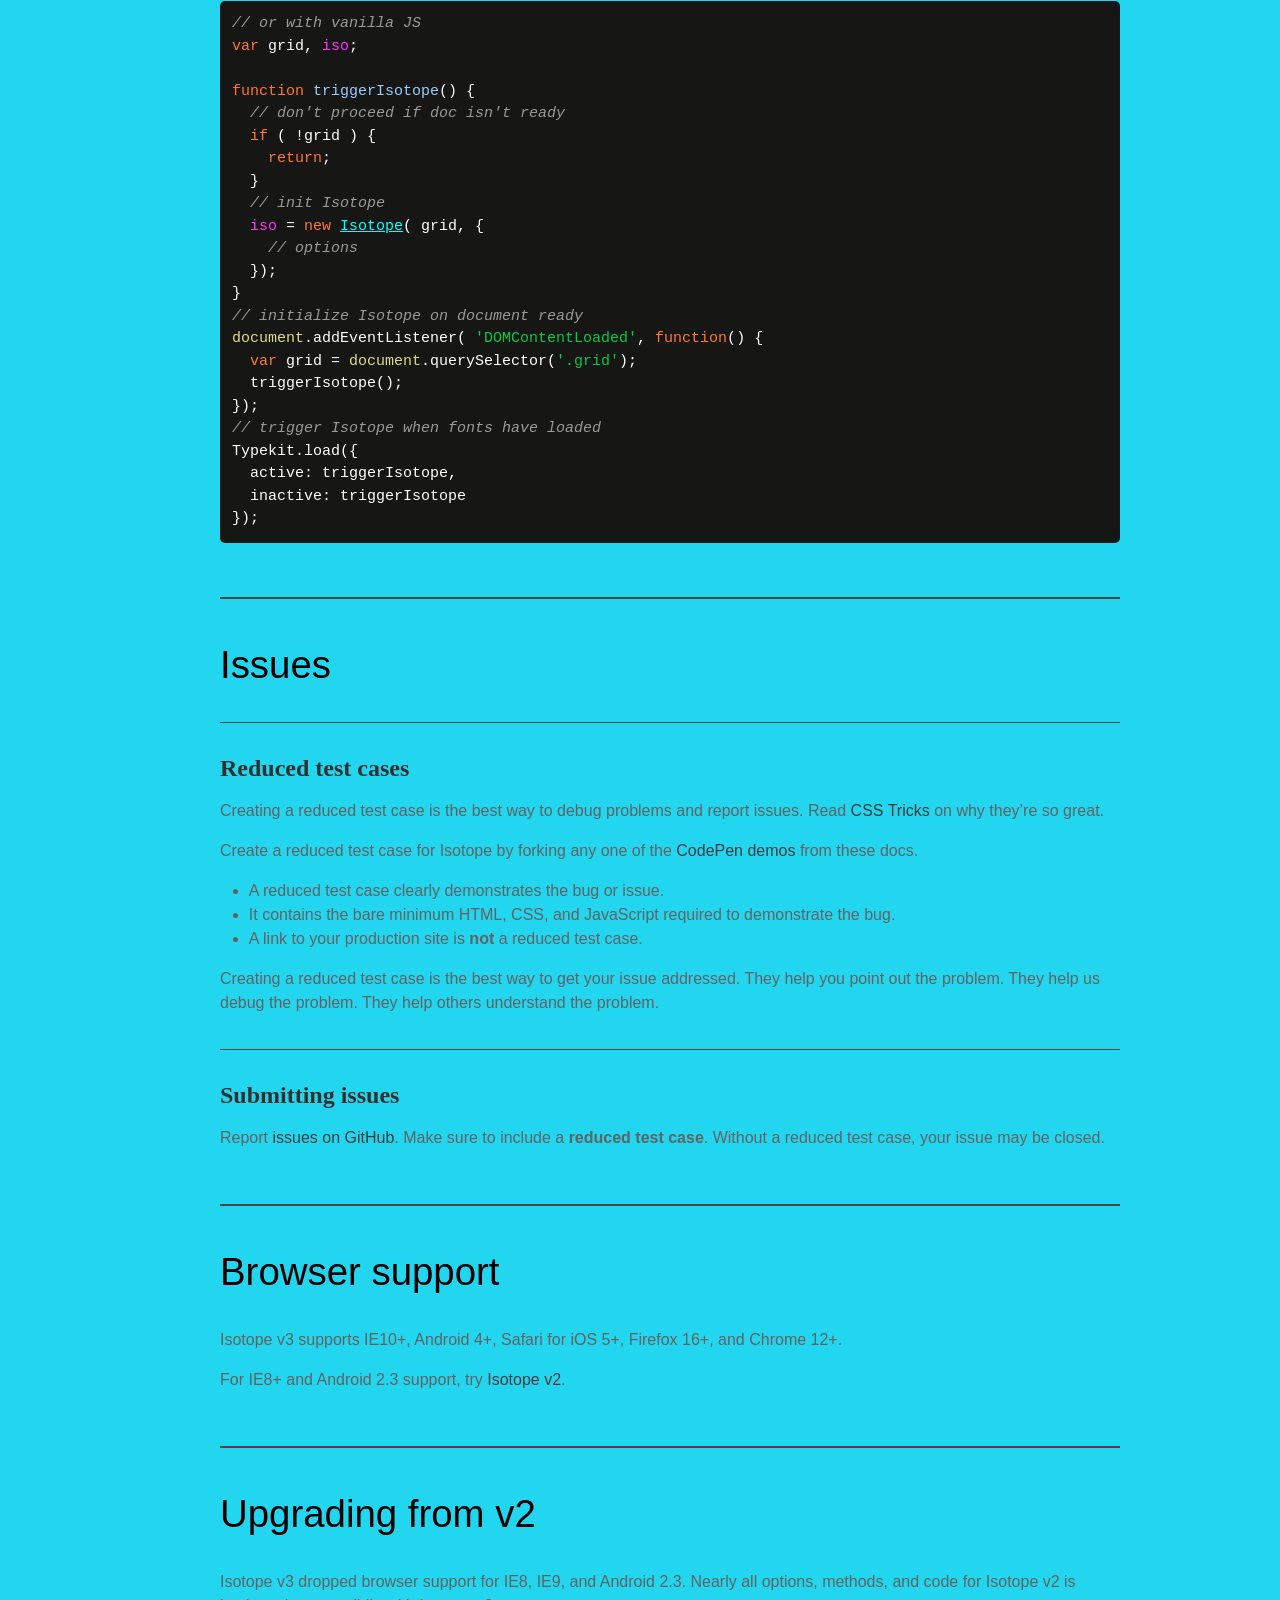
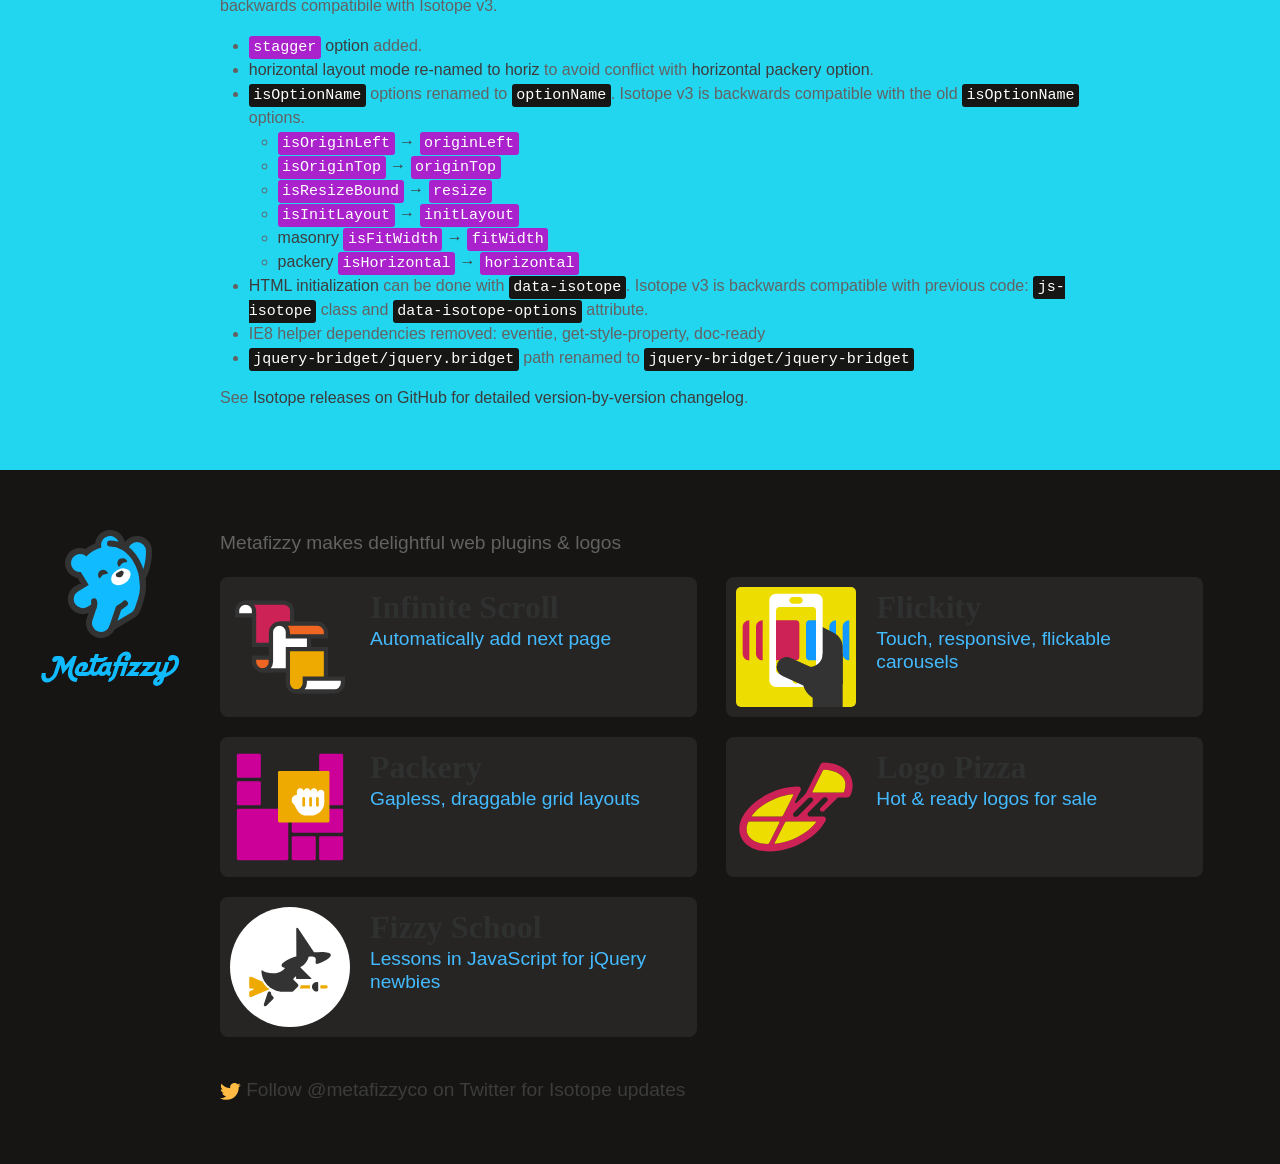
<file: extras.html>
<!doctype html>
<html class="export" lang="en">
<head>
  <meta charset="utf-8">
  <meta http-equiv="x-ua-compatible" content="ie=edge">
  <meta name="viewport" content="width=device-width">
  <meta name="description" content="filter &amp; sort magical layouts">

  <title>Isotope &#xB7; Extras</title>

    <!-- Isotope does not require any CSS files -->
    <link rel="stylesheet" href="css/isotope-docs.css?6" media="screen">

  <meta name="twitter:card" content="summary">
  <meta name="twitter:site" content="@metafizzyco">
  <meta name="twitter:url" content="https://isotope.metafizzy.co/.html">
  <meta name="twitter:title" content="Isotope Extras">
  <meta name="twitter:description" content="Filter &amp; sort magical layouts">

</head>
<body class="page--extras">


  <div class="nav">
    <h1 class="nav__title"><a href=".">Isotope</a></h1>
  
    <ol class="site-nav">
      <li class="site-nav__item site-nav__item--filtering">
        <a class="site-nav__item__link" href="filtering.html">Filtering</a></li>
      <li class="site-nav__item site-nav__item--sorting">
        <a class="site-nav__item__link" href="sorting.html">Sorting</a></li>
      <li class="site-nav__item site-nav__item--layout ">
        <a class="site-nav__item__link" href="layout.html">Layout</a>
      </li>
      <li class="site-nav__item site-nav__item--layout-modes sub-nav-parent">
        <a class="site-nav__item__link" href="layout-modes.html">Layout modes</a>
        <ul class="sub-nav">
            <li class="sub-nav__item sub-nav__item--masonry">
              <a class="sub-nav__item__link" href="layout-modes/masonry.html">masonry</a></li>
            <li class="sub-nav__item sub-nav__item--fitrows">
              <a class="sub-nav__item__link" href="layout-modes/fitrows.html">fitRows</a></li>
            <li class="sub-nav__item sub-nav__item--vertical">
              <a class="sub-nav__item__link" href="layout-modes/vertical.html">vertical</a></li>
            <li class="sub-nav__item sub-nav__item--packery">
              <a class="sub-nav__item__link" href="layout-modes/packery.html">packery</a></li>
            <li class="sub-nav__item sub-nav__item--cellsbyrow">
              <a class="sub-nav__item__link" href="layout-modes/cellsbyrow.html">cellsByRow</a></li>
            <li class="sub-nav__item sub-nav__item--masonryhorizontal">
              <a class="sub-nav__item__link" href="layout-modes/masonryhorizontal.html">masonryHorizontal</a></li>
            <li class="sub-nav__item sub-nav__item--fitcolumns">
              <a class="sub-nav__item__link" href="layout-modes/fitcolumns.html">fitColumns</a></li>
            <li class="sub-nav__item sub-nav__item--cellsbycolumn">
              <a class="sub-nav__item__link" href="layout-modes/cellsbycolumn.html">cellsByColumn</a></li>
            <li class="sub-nav__item sub-nav__item--horiz">
              <a class="sub-nav__item__link" href="layout-modes/horiz.html">horiz</a></li>
        </ul>
      </li>
      <li class="site-nav__item site-nav__item--options">
        <a class="site-nav__item__link" href="options.html">Options</a></li>
      <li class="site-nav__item site-nav__item--methods">
        <a class="site-nav__item__link" href="methods.html">Methods</a></li>
      <li class="site-nav__item site-nav__item--events">
        <a class="site-nav__item__link" href="events.html">Events</a></li>
      <li class="site-nav__item site-nav__item--extras">
        <a class="site-nav__item__link" href="extras.html">Extras</a></li>
      <li class="site-nav__item site-nav__item--license">
        <a class="site-nav__item__link" href="license.html">License</a></li>
      <li class="site-nav__item site-nav__item--faq">
        <a class="site-nav__item__link" href="faq.html">FAQ</a></li>
    </ol>
  
    <ul class="page-nav" data-js="page-nav">
<li class="page-nav__item page-nav__item--h2"><a href="#extra-examples">Extra examples</a></li>
<li class="page-nav__item page-nav__item--h2"><a href="#module-loaders">Module loaders</a></li>
<li class="page-nav__item page-nav__item--h3"><a href="#webpack">Webpack</a></li>
<li class="page-nav__item page-nav__item--h3"><a href="#requirejs">RequireJS</a></li>
<li class="page-nav__item page-nav__item--h3"><a href="#browserify">Browserify</a></li>
<li class="page-nav__item page-nav__item--h2"><a href="#bootstrap">Bootstrap</a></li>
<li class="page-nav__item page-nav__item--h2"><a href="#animating-item-size">Animating item size</a></li>
<li class="page-nav__item page-nav__item--h2"><a href="#web-fonts">Web fonts</a></li>
<li class="page-nav__item page-nav__item--h3"><a href="#typekit">Typekit</a></li>
<li class="page-nav__item page-nav__item--h2"><a href="#issues">Issues</a></li>
<li class="page-nav__item page-nav__item--h3"><a href="#reduced-test-cases">Reduced test cases</a></li>
<li class="page-nav__item page-nav__item--h3"><a href="#submitting-issues">Submitting issues</a></li>
<li class="page-nav__item page-nav__item--h2"><a href="#browser-support">Browser support</a></li>
<li class="page-nav__item page-nav__item--h2"><a href="#upgrading-from-v2">Upgrading from v2</a></li>
</ul>
  </div>


  <div id="content" class="main">
    <div class="container">
        <h1>Extras</h1>



<h2 id="extra-examples">Extra examples</h2>

<ul>
  <li><a href="http://codepen.io/desandro/pen/owAyG/">Combination filters with functions</a></li>
  <li><a href="http://codepen.io/desandro/pen/JGKyrY">Combination inclusive filters with checkboxes</a> and <a href="http://codepen.io/desandro/pen/GFbAs">Combination inclusive and exclusive filters with selects and checkboxes</a>. Explanation on <a href="https://github.com/metafizzy/isotope/issues/771#issuecomment-50991110">issue #771</a>.</li>
  <li><a href="http://codepen.io/desandro/pen/MebyMR">Combination filters, inclusive within a group, exclusive outside groups</a></li>
  <li><a href="http://codepen.io/desandro/pen/NgqxjW">Combination filters with checkboxes and URL hash</a>, see <a href="https://s.codepen.io/desandro/debug/NgqxjW#filter=.green%2C.orange">debug view for URL hash</a></li>
  <li><a href="http://codepen.io/desandro/pen/zrMXQv">Inclusive combination filters with toggle buttons</a></li>
  <li><a href="http://codepen.io/desandro/pen/pyxwem/">Updating filter counts on buttons</a></li>
  <li><a href="http://codepen.io/desandro/pen/Kpvyd">Reveal items on init</a></li>
  <li><a href="http://codepen.io/desandro/pen/AEslp">Only filter items, no layout</a>. For <a href="https://github.com/metafizzy/isotope/issues/675#issuecomment-40675160">issue #675</a></li>
  <li><a href="http://codepen.io/desandro/pen/mCdbD">Search and filter buttons</a></li>
  <li><a href="http://codepen.io/desandro/pen/bsHix">Reveal each image as they load</a></li>
  <li><a href="http://codepen.io/desandro/pen/vEJbNr">Filtering with toggle on/off buttons</a></li>
  <li><a href="http://codepen.io/desandro/pen/vErxXj">Filtering with URL hash</a>. View <a href="http://s.codepen.io/desandro/debug/vErxXj#filter=%3Anot(.transition)">debug version</a> to see filter in URL hash.</li>
  <li><a href="http://codepen.io/desandro/pen/zGZywM">Sorting by selected category</a>. For <a href="https://github.com/metafizzy/isotope/issues/901">issue #901</a></li>
  <li><a href="http://codepen.io/desandro/pen/dXYBRE">Sort clicked item first</a></li>
  <li><a href="http://codepen.io/desandro/pen/pbkbBO">Update filtered item count</a></li>
  <li><a href="https://codepen.io/desandro/pen/qjXKBp">Fade in from bottom with visibleStyle &amp; hiddenStyle</a></li>
  <li><a href="https://codepen.io/desandro/pen/OQwEgK">Sorting, normalize upper &amp; lowercase text</a></li>
</ul>


<h2 id="module-loaders">Module loaders</h2>


<h3 id="webpack">Webpack</h3>

<p>Install Isotope with npm.</p>

<pre><code class="bash">npm install isotope-layout
</code></pre>

<p>You can then <code>require(<span class="string">&apos;isotope-layout&apos;</span>)</code>.</p>

<pre><code class="js"><span class="comment">// main.js</span>
<span class="keyword">var</span> <span class="isotope_keyword">Isotope</span> = <span class="built_in">require</span>(<span class="string">&apos;isotope-layout&apos;</span>);

<span class="keyword">var</span> <span class="isotope_var">iso</span> = <span class="keyword">new</span> <span class="isotope_keyword">Isotope</span>( <span class="string">&apos;.grid&apos;</span>, {
  <span class="comment">// options...</span>
});
</code></pre>

<p>Run webpack.</p>


<pre><code class="bash">webpack main.js bundle.js
</code></pre>

<p>Install and require <a href="layout-modes.html#included-modes">layout modes that are not included</a>.</p>

<pre><code class="bash">npm install isotope-cells-by-row
</code></pre>

<pre><code class="js"><span class="keyword">var</span> <span class="isotope_keyword">Isotope</span> = <span class="built_in">require</span>(<span class="string">&apos;isotope-layout&apos;</span>);
<span class="comment">// add cellsByRow layout mode</span>
<span class="built_in">require</span>(<span class="string">&apos;isotope-cells-by-row&apos;</span>)

<span class="keyword">var</span> <span class="isotope_var">iso</span> = <span class="keyword">new</span> <span class="isotope_keyword">Isotope</span>( <span class="string">&apos;.grid&apos;</span>, {
  <span class="attr">layoutMode</span>: <span class="string">&apos;cellsByRow&apos;</span>
});
</code></pre>

<p id="browserify-jquery">To use Isotope as a jQuery plugin with Browserify, you need to use <a href="https://www.npmjs.com/package/jquery-bridget">jQuery Bridget</a></p>

<pre><code class="bash">npm install jquery
npm install jquery-bridget
</code></pre>

<pre><code class="js"><span class="keyword">var</span> $ = <span class="built_in">require</span>(<span class="string">&apos;jquery&apos;</span>);
<span class="keyword">var</span> jQueryBridget = <span class="built_in">require</span>(<span class="string">&apos;jquery-bridget&apos;</span>);
<span class="keyword">var</span> <span class="isotope_keyword">Isotope</span> = <span class="built_in">require</span>(<span class="string">&apos;isotope-layout&apos;</span>);
<span class="comment">// make Isotope a jQuery plugin</span>
jQueryBridget( <span class="string">&apos;isotope&apos;</span>, <span class="isotope_keyword">Isotope</span>, $ );
<span class="comment">// now you can use $().isotope()</span>
$(<span class="string">&apos;.grid&apos;</span>).isotope({
  <span class="comment">// options...</span>
});
</code></pre>



<h3 id="requirejs">RequireJS</h3>

<p>Isotope supports <a href="http://requirejs.org">RequireJS</a>.</p>

<p>You can require <a href="isotope.pkgd.js">isotope.pkgd.js</a>.</p>

<pre><code class="js">requirejs( [
  <span class="string">&apos;path/to/isotope.pkgd.js&apos;</span>,
], <span class="function"><span class="keyword">function</span>(<span class="params"> Isotope </span>) </span>{
  <span class="keyword">var</span> <span class="isotope_var">iso</span> = <span class="keyword">new</span> <span class="isotope_keyword">Isotope</span>( <span class="string">&apos;.grid&apos;</span>, {...});
});
</code></pre>

<p id="requirejs-layout-modes">Any <a href="layout-modes.html#included-modes">layout mode that&#x2019;s not included</a>, will need to be required separately</p>

<pre><code class="js">requirejs( [
  <span class="string">&apos;path/to/isotope.pkgd.js&apos;</span>,
  <span class="string">&apos;path/to/masonry-horizontal.js&apos;</span>
], <span class="function"><span class="keyword">function</span>(<span class="params"> Isotope </span>) </span>{
  <span class="keyword">var</span> <span class="isotope_var">iso</span> = <span class="keyword">new</span> <span class="isotope_keyword">Isotope</span>( <span class="string">&apos;.grid&apos;</span>, {
    <span class="attr">layoutMode</span>: <span class="string">&apos;masonryHorizontal&apos;</span>
  });
});
</code></pre>

<p id="requirejs-pkgd-jquery">To use Isotope as a jQuery plugin with RequireJS and isotope.pkgd.js, you need to run jQuery bridget.</p>


<pre><code class="js"><span class="comment">// require the require function</span>
requirejs( [ <span class="string">&apos;require&apos;</span>, <span class="string">&apos;jquery&apos;</span>, <span class="string">&apos;path/to/isotope.pkgd.js&apos;</span> ],
  <span class="function"><span class="keyword">function</span>(<span class="params"> require, $, Isotope </span>) </span>{
    <span class="comment">// require jquery-bridget, it&apos;s included in isotope.pkgd.js</span>
    <span class="built_in">require</span>( [ <span class="string">&apos;jquery-bridget/jquery-bridget&apos;</span> ],
    <span class="function"><span class="keyword">function</span>(<span class="params"> jQueryBridget </span>) </span>{
      <span class="comment">// make Isotope a jQuery plugin</span>
      jQueryBridget( <span class="string">&apos;isotope&apos;</span>, <span class="isotope_keyword">Isotope</span>, $ );
      <span class="comment">// now you can use $().isotope()</span>
      $(<span class="string">&apos;.grid&apos;</span>).isotope({...});
    }
  );
});
</code></pre>



<h3 id="browserify">Browserify</h3>

<p>Isotope works with <a href="http://browserify.org">Browserify</a>. <a href="https://www.npmjs.com/package/isotope-layout">Install Isotope with npm</a>.</p>

<pre><code>npm install isotope-layout
</code></pre>

<pre><code class="js"><span class="keyword">var</span> <span class="isotope_keyword">Isotope</span> = <span class="built_in">require</span>(<span class="string">&apos;isotope-layout&apos;</span>);

<span class="keyword">var</span> <span class="isotope_var">iso</span> = <span class="keyword">new</span> <span class="isotope_keyword">Isotope</span>( <span class="string">&apos;.grid&apos;</span>, {
  <span class="comment">// options...</span>
});
</code></pre>

<p>Layout modes and jQuery plugin functionality need to be installed separately, similar to <a href="#webpack">using Webpack</a>.</p>


<h2 id="bootstrap">Bootstrap</h2>

<p>You can use Isotope layouts with <a href="http://getbootstrap.com/css/#grid">Bootstrap grid system</a>. This example will display a fluid grid of 3 columns, using <code>col-xs-4</code> as <a href="layout-modes/masonry.html#columnwidth"><code>columnWidth</code></a>.</p>

<div class="example">
  <div class="example__code">
<pre><code class="html"><span class="tag">&lt;<span class="name">div</span> <span class="attr">class</span>=<span class="string">&quot;container-fluid&quot;</span>&gt;</span>
  <span class="comment">&lt;!-- add extra container element for Masonry --&gt;</span>
  <span class="tag">&lt;<span class="name">div</span> <span class="attr">class</span>=<span class="string">&quot;grid&quot;</span>&gt;</span>
    <span class="comment">&lt;!-- add sizing element for columnWidth --&gt;</span>
    <span class="tag">&lt;<span class="name">div</span> <span class="attr">class</span>=<span class="string">&quot;grid-sizer col-xs-4&quot;</span>&gt;</span><span class="tag">&lt;/<span class="name">div</span>&gt;</span>
    <span class="comment">&lt;!-- items use Bootstrap .col- classes --&gt;</span>
    <span class="tag">&lt;<span class="name">div</span> <span class="attr">class</span>=<span class="string">&quot;grid-item col-xs-8&quot;</span>&gt;</span>
      <span class="comment">&lt;!-- wrap item content in its own element --&gt;</span>
      <span class="tag">&lt;<span class="name">div</span> <span class="attr">class</span>=<span class="string">&quot;grid-item-content&quot;</span>&gt;</span>...<span class="tag">&lt;/<span class="name">div</span>&gt;</span>
    <span class="tag">&lt;/<span class="name">div</span>&gt;</span>
    <span class="tag">&lt;<span class="name">div</span> <span class="attr">class</span>=<span class="string">&quot;grid-item col-xs-4&quot;</span>&gt;</span>
      <span class="tag">&lt;<span class="name">div</span> <span class="attr">class</span>=<span class="string">&quot;grid-item-content&quot;</span>&gt;</span>...<span class="tag">&lt;/<span class="name">div</span>&gt;</span>
    <span class="tag">&lt;/<span class="name">div</span>&gt;</span>
    ...
  <span class="tag">&lt;/<span class="name">div</span>&gt;</span>
<span class="tag">&lt;/<span class="name">div</span>&gt;</span>
</code></pre>

<pre><code class="js">$(<span class="string">&apos;.grid&apos;</span>).isotope({
  <span class="attr">itemSelector</span>: <span class="string">&apos;.grid-item&apos;</span>, <span class="comment">// use a separate class for itemSelector, other than .col-</span>
  percentPosition: <span class="literal">true</span>,
  <span class="attr">masonry</span>: {
    <span class="attr">columnWidth</span>: <span class="string">&apos;.grid-sizer&apos;</span>
  }
});
</code></pre>
  </div>
  <div class="example__demo">
  
    <div class="bootstrap-3__container-fluid">
      <div class="grid js-masonry" data-masonry-options="{ &quot;itemSelector&quot;: &quot;.bootstrap-3__grid-item&quot;, &quot;columnWidth&quot;: &quot;.grid-sizer&quot;, &quot;percentPosition&quot;: true }">
        <div class="grid-sizer bootstrap-3__col-xs-4"></div>
        <div class="bootstrap-3__grid-item bootstrap-3__col-xs-8">
          <div class="bootstrap-3__grid-item-content"></div>
        </div>
        <div class="bootstrap-3__grid-item bootstrap-3__col-xs-4">
          <div class="bootstrap-3__grid-item-content"></div>
        </div>
        <div class="bootstrap-3__grid-item bootstrap-3__col-xs-4">
          <div class="bootstrap-3__grid-item-content bootstrap-3__grid-item-content--height2"></div>
        </div>
        <div class="bootstrap-3__grid-item bootstrap-3__col-xs-8">
          <div class="bootstrap-3__grid-item-content"></div>
        </div>
        <div class="bootstrap-3__grid-item bootstrap-3__col-xs-4">
          <div class="bootstrap-3__grid-item-content bootstrap-3__grid-item-content--height2"></div>
        </div>
        <div class="bootstrap-3__grid-item bootstrap-3__col-xs-4">
          <div class="bootstrap-3__grid-item-content"></div>
        </div>
        <div class="bootstrap-3__grid-item bootstrap-3__col-xs-4">
          <div class="bootstrap-3__grid-item-content"></div>
        </div>
      </div>
  
    </div>
  
    <p class="edit-demo">
        <a href="https://codepen.io/desandro/pen/yeezdp">Edit this demo on CodePen</a>
    </p>
  </div>
</div>

<p>Use multiple <code>.col-</code> classes on item elements to use Bootstrap&#x2019;s grid media queries to responsively change column sizes. This example will use 2, then 3, then 4 columns at different screen sizes.</p>

<div class="example">
  <div class="example__code">
<pre><code class="html"><span class="tag">&lt;<span class="name">div</span> <span class="attr">class</span>=<span class="string">&quot;container-fluid&quot;</span>&gt;</span>
  <span class="tag">&lt;<span class="name">div</span> <span class="attr">class</span>=<span class="string">&quot;grid&quot;</span>&gt;</span>
    <span class="comment">&lt;!-- 2 col grid @ xs, 3 col grid @ sm, 4 col grid @ md --&gt;</span>
    <span class="tag">&lt;<span class="name">div</span> <span class="attr">class</span>=<span class="string">&quot;grid-sizer col-xs-6 col-sm-4 col-md-3&quot;</span>&gt;</span><span class="tag">&lt;/<span class="name">div</span>&gt;</span>
    <span class="comment">&lt;!-- 1 col @ xs, 2 col @ sm, 2 col @ md --&gt;</span>
    <span class="tag">&lt;<span class="name">div</span> <span class="attr">class</span>=<span class="string">&quot;grid-item col-xs-6 col-sm-8 col-md-6&quot;</span>&gt;</span>
      <span class="tag">&lt;<span class="name">div</span> <span class="attr">class</span>=<span class="string">&quot;grid-item-content&quot;</span>&gt;</span>...<span class="tag">&lt;/<span class="name">div</span>&gt;</span>
    <span class="tag">&lt;/<span class="name">div</span>&gt;</span>
    <span class="comment">&lt;!-- 1 col @ xs, 1 col @ sm, 1 col @ md --&gt;</span>
    <span class="tag">&lt;<span class="name">div</span> <span class="attr">class</span>=<span class="string">&quot;grid-item col-xs-6 col-sm-4 col-md-3&quot;</span>&gt;</span>
      <span class="tag">&lt;<span class="name">div</span> <span class="attr">class</span>=<span class="string">&quot;grid-item-content&quot;</span>&gt;</span>...<span class="tag">&lt;/<span class="name">div</span>&gt;</span>
    <span class="tag">&lt;/<span class="name">div</span>&gt;</span>
    ...
  <span class="tag">&lt;/<span class="name">div</span>&gt;</span>
<span class="tag">&lt;/<span class="name">div</span>&gt;</span>
</code></pre>
  </div>
  <div class="example__demo">
  
    <div class="bootstrap-3__container-fluid">
      <div class="grid js-masonry" data-masonry-options="{ &quot;itemSelector&quot;: &quot;.bootstrap-3__grid-item&quot;, &quot;columnWidth&quot;: &quot;.grid-sizer&quot;, &quot;percentPosition&quot;: true }">
        <div class="grid-sizer bootstrap-3__col-xs-6 bootstrap-3__col-sm-4 bootstrap-3__col-md-3"></div>
        <div class="bootstrap-3__grid-item bootstrap-3__col-xs-6 bootstrap-3__col-sm-8 bootstrap-3__col-md-6">
          <div class="bootstrap-3__grid-item-content"></div>
        </div>
        <div class="bootstrap-3__grid-item bootstrap-3__col-xs-6 bootstrap-3__col-sm-4 bootstrap-3__col-md-3">
          <div class="bootstrap-3__grid-item-content"></div>
        </div>
        <div class="bootstrap-3__grid-item bootstrap-3__col-xs-6 bootstrap-3__col-sm-4 bootstrap-3__col-md-3">
          <div class="bootstrap-3__grid-item-content bootstrap-3__grid-item-content--height2"></div>
        </div>
        <div class="bootstrap-3__grid-item bootstrap-3__col-xs-6 bootstrap-3__col-sm-8 bootstrap-3__col-md-6">
          <div class="bootstrap-3__grid-item-content"></div>
        </div>
        <div class="bootstrap-3__grid-item bootstrap-3__col-xs-6 bootstrap-3__col-sm-4 bootstrap-3__col-md-3">
          <div class="bootstrap-3__grid-item-content bootstrap-3__grid-item-content--height2"></div>
        </div>
        <div class="bootstrap-3__grid-item bootstrap-3__col-xs-6 bootstrap-3__col-sm-4 bootstrap-3__col-md-3">
          <div class="bootstrap-3__grid-item-content"></div>
        </div>
        <div class="bootstrap-3__grid-item bootstrap-3__col-xs-6 bootstrap-3__col-sm-4 bootstrap-3__col-md-3">
          <div class="bootstrap-3__grid-item-content"></div>
        </div>
      </div>
  
    </div>
  
    <p class="edit-demo">
        <a href="https://codepen.io/desandro/pen/addLrQ">Edit this demo on CodePen</a>
    </p>
  </div>
</div>


<h2 id="animating-item-size">Animating item size</h2>

<p>You cannot transition or animate the size of an item element <em>and</em> properly lay out. But there is a trick &#x2014; you can animate a child element of the item element.</p>

<div class="duo example">
  <div class="duo__cell example__code">
<pre><code class="html"><span class="tag">&lt;<span class="name">div</span> <span class="attr">class</span>=<span class="string">&quot;grid&quot;</span>&gt;</span>
  <span class="comment">&lt;!-- items have grid-item-content child elements --&gt;</span>
  <span class="tag">&lt;<span class="name">div</span> <span class="attr">class</span>=<span class="string">&quot;grid-item&quot;</span>&gt;</span>
    <span class="tag">&lt;<span class="name">div</span> <span class="attr">class</span>=<span class="string">&quot;grid-item-content&quot;</span>&gt;</span><span class="tag">&lt;/<span class="name">div</span>&gt;</span>
  <span class="tag">&lt;/<span class="name">div</span>&gt;</span>
  ...
</code></pre>

<pre><code class="css"><span class="comment">/* item is invisible, but used for layout
item-content is visible, and transitions size */</span>
<span class="selector-class">.grid-item</span>,
<span class="selector-class">.grid-item-content</span> {
  <span class="attribute">width</span>: <span class="number">60px</span>;
  <span class="attribute">height</span>: <span class="number">60px</span>;
}
<span class="selector-class">.grid-item-content</span> {
  <span class="attribute">background</span>: <span class="number">#09D</span>;
  <span class="attribute">transition</span>: width <span class="number">0.4s</span>, height <span class="number">0.4s</span>;
}

<span class="comment">/* both item and item content change size */</span>
<span class="selector-class">.grid-item</span><span class="selector-class">.is-expanded</span>,
<span class="selector-class">.grid-item</span><span class="selector-class">.is-expanded</span> <span class="selector-class">.grid-item-content</span> {
  <span class="attribute">width</span>: <span class="number">180px</span>;
  <span class="attribute">height</span>: <span class="number">120px</span>;
}
</code></pre>
  </div>
  <div class="duo__cell example__demo" data-js="animate-item-size">
    <p class="instruction">Click to item to toggle size</p>
    <div class="grid">
      <div class="animate-item-size-item">
        <div class="animate-item-size-item__content"></div>
      </div>
      <div class="animate-item-size-item">
        <div class="animate-item-size-item__content"></div>
      </div>
      <div class="animate-item-size-item">
        <div class="animate-item-size-item__content"></div>
      </div>
      <div class="animate-item-size-item">
        <div class="animate-item-size-item__content"></div>
      </div>
      <div class="animate-item-size-item">
        <div class="animate-item-size-item__content"></div>
      </div>
      <div class="animate-item-size-item">
        <div class="animate-item-size-item__content"></div>
      </div>
      <div class="animate-item-size-item">
        <div class="animate-item-size-item__content"></div>
      </div>
      <div class="animate-item-size-item">
        <div class="animate-item-size-item__content"></div>
      </div>
      <div class="animate-item-size-item">
        <div class="animate-item-size-item__content"></div>
      </div>
      <div class="animate-item-size-item">
        <div class="animate-item-size-item__content"></div>
      </div>
      <div class="animate-item-size-item">
        <div class="animate-item-size-item__content"></div>
      </div>
      <div class="animate-item-size-item">
        <div class="animate-item-size-item__content"></div>
      </div>
      <div class="animate-item-size-item">
        <div class="animate-item-size-item__content"></div>
      </div>
      <div class="animate-item-size-item">
        <div class="animate-item-size-item__content"></div>
      </div>
      <div class="animate-item-size-item">
        <div class="animate-item-size-item__content"></div>
      </div>
    </div>
    <p class="edit-demo">
        <a href="https://codepen.io/desandro/pen/jnhAi">Edit this demo</a>
        or <a href="https://codepen.io/desandro/pen/fztmB">vanilla JS demo</a> on CodePen
    </p>
  </div>
</div>

<p>This technique works on items with responsive, percentage widths. Although, it does require a bit more JS. <a href="http://codepen.io/desandro/pen/jGJKL">Check out the example on CodePen</a> to see how it&#x2019;s done.</p>

<div class="duo example">
  <div class="duo__cell example__code">
<pre><code class="css"><span class="selector-class">.grid-item</span> {
  <span class="attribute">width</span>: <span class="number">20%</span>;
  <span class="attribute">height</span>: <span class="number">60px</span>;
}

<span class="selector-class">.grid-item-content</span> {
  <span class="attribute">width</span>:  <span class="number">100%</span>;
  <span class="attribute">height</span>: <span class="number">100%</span>;
  <span class="attribute">background</span>: <span class="number">#09D</span>;
  <span class="attribute">transition</span>: width <span class="number">0.4s</span>, height <span class="number">0.4s</span>;
}
<span class="comment">/* item has expanded size */</span>
<span class="selector-class">.grid-item</span><span class="selector-class">.is-expanded</span> {
  <span class="attribute">width</span>: <span class="number">60%</span>;
  <span class="attribute">height</span>: <span class="number">120px</span>;
}
</code></pre>
  </div>
  <div class="duo__cell example__demo" data-js="animate-item-size-responsive">
    <p class="instruction">Click to item to toggle size</p>
    <div class="grid grid--animate-item-size-responsive">
      <div class="grid-sizer"></div>
      <div class="animate-item-size-item">
        <div class="animate-item-size-item__content"></div>
      </div>
      <div class="animate-item-size-item">
        <div class="animate-item-size-item__content"></div>
      </div>
      <div class="animate-item-size-item">
        <div class="animate-item-size-item__content"></div>
      </div>
      <div class="animate-item-size-item">
        <div class="animate-item-size-item__content"></div>
      </div>
      <div class="animate-item-size-item">
        <div class="animate-item-size-item__content"></div>
      </div>
      <div class="animate-item-size-item">
        <div class="animate-item-size-item__content"></div>
      </div>
      <div class="animate-item-size-item">
        <div class="animate-item-size-item__content"></div>
      </div>
      <div class="animate-item-size-item">
        <div class="animate-item-size-item__content"></div>
      </div>
      <div class="animate-item-size-item">
        <div class="animate-item-size-item__content"></div>
      </div>
      <div class="animate-item-size-item">
        <div class="animate-item-size-item__content"></div>
      </div>
      <div class="animate-item-size-item">
        <div class="animate-item-size-item__content"></div>
      </div>
      <div class="animate-item-size-item">
        <div class="animate-item-size-item__content"></div>
      </div>
      <div class="animate-item-size-item">
        <div class="animate-item-size-item__content"></div>
      </div>
      <div class="animate-item-size-item">
        <div class="animate-item-size-item__content"></div>
      </div>
      <div class="animate-item-size-item">
        <div class="animate-item-size-item__content"></div>
      </div>
    </div>
    <p class="edit-demo">
        <a href="https://codepen.io/desandro/pen/utGrv">Edit this demo</a>
        or <a href="https://codepen.io/desandro/pen/jeLKl">vanilla JS demo</a> on CodePen
    </p>
  </div>

</div>


<h2 id="web-fonts">Web fonts</h2>

<p>Like images, unloaded web fonts can throw off Isotope. To resolve this, trigger <a href="methods.html#layout"><code>layout</code></a> after fonts have been loaded. Both Typekit and Google WebFont Loader provide font events to control scripts based on how fonts are loaded.</p>

<ul>
  <li><a href="http://blog.typekit.com/2010/10/18/more-control-with-typekits-font-events/">Typekit font events</a></li>
  <li><a href="https://developers.google.com/webfonts/docs/webfont_loader#Events">Google WebFont Loader: Events</a></li>
</ul>


<h3 id="typekit">Typekit</h3>

<p>Try the script below when using Isotope on a page with Typekit. This will trigger Isotope when the document is ready and again when fonts have loaded. Be sure to remove Typekit&#x2019;s default script, <code>try{Typekit.load();}catch(e){}</code>.</p>

<pre><code class="js"><span class="keyword">var</span> <span class="jquery_var">$grid</span>;

<span class="function"><span class="keyword">function</span> <span class="title">triggerIsotope</span>(<span class="params"></span>) </span>{
  <span class="comment">// don&apos;t proceed if $grid has not been selected</span>
  <span class="keyword">if</span> ( !<span class="jquery_var">$grid</span> ) {
    <span class="keyword">return</span>;
  }
  <span class="comment">// init Isotope</span>
  <span class="jquery_var">$grid</span>.isotope({
    <span class="comment">// options</span>
  });
}
<span class="comment">// trigger Isotope on document ready</span>
$(<span class="function"><span class="keyword">function</span>(<span class="params"></span>)</span>{
  <span class="jquery_var">$grid</span> = $(<span class="string">&apos;.grid&apos;</span>);
  triggerIsotope();
});
<span class="comment">// trigger Isotope when fonts have loaded</span>
Typekit.load({
  <span class="attr">active</span>: triggerIsotope,
  <span class="attr">inactive</span>: triggerIsotope
});
</code></pre>

<pre><code class="js"><span class="comment">// or with vanilla JS</span>
<span class="keyword">var</span> grid, <span class="isotope_var">iso</span>;

<span class="function"><span class="keyword">function</span> <span class="title">triggerIsotope</span>(<span class="params"></span>) </span>{
  <span class="comment">// don&apos;t proceed if doc isn&apos;t ready</span>
  <span class="keyword">if</span> ( !grid ) {
    <span class="keyword">return</span>;
  }
  <span class="comment">// init Isotope</span>
  <span class="isotope_var">iso</span> = <span class="keyword">new</span> <span class="isotope_keyword">Isotope</span>( grid, {
    <span class="comment">// options</span>
  });
}
<span class="comment">// initialize Isotope on document ready</span>
<span class="built_in">document</span>.addEventListener( <span class="string">&apos;DOMContentLoaded&apos;</span>, <span class="function"><span class="keyword">function</span>(<span class="params"></span>) </span>{
  <span class="keyword">var</span> grid = <span class="built_in">document</span>.querySelector(<span class="string">&apos;.grid&apos;</span>);
  triggerIsotope();
});
<span class="comment">// trigger Isotope when fonts have loaded</span>
Typekit.load({
  <span class="attr">active</span>: triggerIsotope,
  <span class="attr">inactive</span>: triggerIsotope
});
</code></pre>


<h2 id="issues">Issues</h2>

<h3 id="reduced-test-cases">Reduced test cases</h3>

<p>Creating a reduced test case is the best way to debug problems and report issues. Read <a href="http://css-tricks.com/reduced-test-cases/">CSS Tricks</a> on why they&#x2019;re so great.</p>

<p>Create a reduced test case for Isotope by forking any one of the <a href="http://codepen.io/desandro/tag/isotope-docs">CodePen demos</a> from these docs.</p>

<ul>
  <li>A reduced test case clearly demonstrates the bug or issue.</li>
  <li>It contains the bare minimum HTML, CSS, and JavaScript required to demonstrate the bug.</li>
  <li>A link to your production site is <b>not</b> a reduced test case.</li>
</ul>

<p>Creating a reduced test case is the best way to get your issue addressed. They help you point out the problem. They help us debug the problem. They help others understand the problem.</p>


<h3 id="submitting-issues">Submitting issues</h3>

<p>Report <a href="https://github.com/metafizzy/isotope/issues/">issues on GitHub</a>. Make sure to include a <strong>reduced test case</strong>. Without a reduced test case, your issue may be closed.</p>


<h2 id="browser-support">Browser support</h2>

<p>Isotope v3 supports IE10+, Android 4+, Safari for iOS 5+, Firefox 16+, and Chrome 12+.</p>

<p>For IE8+ and Android 2.3 support, try <a href="http://isotope.metafizzy.co/v2">Isotope v2</a>.</p>


<h2 id="upgrading-from-v2">Upgrading from v2</h2>

<p>Isotope v3 dropped browser support for IE8, IE9, and Android 2.3. Nearly all options, methods, and code for Isotope v2 is backwards compatibile with Isotope v3.</p>

<ul>
  <li><a href="options.html#stagger"><code>stagger</code> option</a> added.</li>
  <li><a href="layout-modes/horiz.html">horizontal layout mode re-named to horiz</a> to avoid conflict with <a href="layout-modes/packery.html#horizontal">horizontal packery option</a>.</li>
  <li><code>isOptionName</code> options renamed to <code>optionName</code>. Isotope v3 is backwards compatible with the old <code>isOptionName</code> options.
    <ul>
      <li><a href="options.html#originleft"><code>isOriginLeft</code> &#x2192; <code>originLeft</code></a></li>
      <li><a href="options.html#origintop"><code>isOriginTop</code> &#x2192; <code>originTop</code></a></li>
      <li><a href="options.html#resize"><code>isResizeBound</code> &#x2192; <code>resize</code></a></li>
      <li><a href="options.html#initlayout"><code>isInitLayout</code> &#x2192; <code>initLayout</code></a></li>
      <li><a href="layout-modes/masonry.html#fitwidth">masonry <code>isFitWidth</code> &#x2192; <code>fitWidth</code></a></li>
      <li><a href="layout-modes/packery.html#horizontal">packery <code>isHorizontal</code> &#x2192; <code>horizontal</code></a></li>
    </ul>
  </li>
  <li><a href=".#initialize-in-html">HTML initialization</a> can be done with <code>data-isotope</code>.  Isotope v3 is backwards compatible with previous code: <code>js-isotope</code> class and <code>data-isotope-options</code> attribute.</li>
  <li>IE8 helper dependencies removed: eventie, get-style-property, doc-ready</li>
  <li><code>jquery-bridget/jquery.bridget</code> path renamed to <code>jquery-bridget/jquery-bridget</code></li>
</ul>

<p>See <a href="https://github.com/metafizzy/isotope/releases">Isotope releases on GitHub for detailed version-by-version changelog</a>.</p>


    </div>
  </div>

  <footer class="site-footer">
  
    <div class="container">
  
      <p class="site-footer__copy">Metafizzy makes delightful web plugins &amp; logos</p>
  
      <div class="showcase">
      
        <ul class="showcase-item-list">
      
            <li class="showcase-item">
              <a class="showcase-item__link" href="https://infinite-scroll.com">
                <div class="showcase-item__image">
                    <svg class="infinite-scroll-illo" xmlns="http://www.w3.org/2000/svg" viewbox="0 0 520 520" width="200" height="200">
                      <path class="infinite-scroll-illo__page infinite-scroll-illo__page--back" d="M90,110H10V90c0-22,18-40,40-40h40V110z"/>
                      <path class="infinite-scroll-illo__page infinite-scroll-illo__page--front1" d="M270,90L270,90c0-22-18-40-40-40h0H50h0c22,0,40,18,40,40v0v0v160h180V90z"/>
                      <path class="infinite-scroll-illo__page infinite-scroll-illo__page--front2" d="M170,330v-20H90v20v0c0,22,18,40,40,40h0h40V330z"/>
                      <path class="infinite-scroll-illo__page infinite-scroll-illo__page--back" d="M350,150H210c-22,0-40,18-40,40v140v0c0,22-18,40-40,40h0h220V150z"/>
                      <path class="infinite-scroll-illo__page infinite-scroll-illo__page--front3" d="M430,470V270H250v160c0,22,18,40,40,40H430z"/>
                      <path class="infinite-scroll-illo__page infinite-scroll-illo__page--front2" d="M250,190v20h180v-20c0-22-18-40-40-40H210h0C232,150,250,168,250,190L250,190z"/>
                      <path class="infinite-scroll-illo__page infinite-scroll-illo__page--back" d="M330,410v20v0c0,22-18,40-40,40h0h180c22,0,40-18,40-40v-20H330z"/>
                    </svg>
                </div>
                <div class="showcase-item__text">
                  <h3 class="showcase-item__title">Infinite Scroll</h3>
                  <p class="showcase-item__description">Automatically add next page</p>
                </div>
              </a>
            </li>
      
            <li class="showcase-item">
              <a class="showcase-item__link" href="https://flickity.metafizzy.co">
                <div class="showcase-item__image">
                    <svg class="flickity-illo" xmlns="http://www.w3.org/2000/svg" viewbox="0 0 360 360" width="100" height="100">
                      <path class="flickity-illo__color1" fill="#19F" d="M300 220L300 220c-11 0-20-9-20-20v-80c0-11 9-20 20-20h0V220z"/>
                      <path class="flickity-illo__color1" fill="#19F" d="M340 220L340 220c-11 0-20-9-20-20v-80c0-11 9-20 20-20h0V220z"/>
                      <path class="flickity-illo__color2" fill="#333" d="M320 290V180c0-18-10-35-27-43L240 110v180H320z"/>
                      <path class="flickity-illo__color3" fill="white" d="M240 300H120c-11 0-20-9-20-20V40c0-11 9-20 20-20h120c11 0 20 9 20 20v240C260 291 251 300 240 300z"/>
                      <path class="flickity-illo__color4" fill="#ED0" d="M230 260H130c-6 0-10-5-10-10V70c0-6 5-10 10-10h100c6 0 10 5 10 10v180 C240 256 236 260 230 260z"/>
                      <path class="flickity-illo__color2" fill="#333" d="M260 200h60v81c0 32-26 59-59 59h0c-34 0-61-27-61-61V240h20 C242 240 260 222 260 200L260 200z"/>
                      <path class="flickity-illo__color5" fill="#C25" d="M180 220h-60V100h60c6 0 10 5 10 10v100C190 216 186 220 180 220z"/>
                      <path class="flickity-illo__color1" fill="#19F" d="M240 220h-20c-6 0-10-5-10-10V110c0-6 5-10 10-10h20V220z"/>
                      <rect class="flickity-illo__color2" fill="#333" x="230" y="280" width="90" height="80"/>
                      <circle class="flickity-illo__color4" fill="#ED0" cx="180" cy="280" r="10"/>
                      <line class="flickity-illo__thumb" stroke="#333" stroke-width="60" stroke-linecap="round" x1="262" y1="290" x2="152" y2="240"/>
                      <path class="flickity-illo__color4" fill="#ED0" d="M190 50h-20c-6 0-10-5-10-10v0c0-6 5-10 10-10h20c6 0 10 5 10 10v0C200 46 196 50 190 50z"/>
                      <path class="flickity-illo__color5" fill="#C25" d="M80 220L80 220c-11 0-20-9-20-20v-80c0-11 9-20 20-20h0V220z"/>
                      <path class="flickity-illo__color5" fill="#C25" d="M40 220L40 220c-11 0-20-9-20-20v-80c0-11 9-20 20-20h0V220z"/>
                    </svg>
                </div>
                <div class="showcase-item__text">
                  <h3 class="showcase-item__title">Flickity</h3>
                  <p class="showcase-item__description">Touch, responsive, flickable carousels</p>
                </div>
              </a>
            </li>
      
            <li class="showcase-item">
              <a class="showcase-item__link" href="https://packery.metafizzy.co">
                <div class="showcase-item__image">
                    <svg class="packery-illo" xmlns="http://www.w3.org/2000/svg" viewbox="0 0 700 700" width="100" height="100">
                      <path class="packery-illo__item" fill="#C09" d="M172 180H48c-4 0-8-4-8-8V48c0-4 4-8 8-8h124c4 0 8 4 8 8v124C180 176 176 180 172 180z"/>
                      <path class="packery-illo__item" fill="#C09" d="M172 340H48c-4 0-8-4-8-8V208c0-4 4-8 8-8h124c4 0 8 4 8 8v124C180 336 176 340 172 340z"/>
                      <path class="packery-illo__item" fill="#C09" d="M492 660H368c-4 0-8-4-8-8V528c0-4 4-8 8-8h124c4 0 8 4 8 8v124C500 656 496 660 492 660z"/>
                      <path class="packery-illo__item" fill="#C09" d="M652 660H528c-4 0-8-4-8-8V528c0-4 4-8 8-8h124c4 0 8 4 8 8v124C660 656 656 660 652 660z"/>
                      <path class="packery-illo__item" fill="#C09" d="M652 500H368c-4 0-8-4-8-8V368c0-4 4-8 8-8h284c4 0 8 4 8 8v124C660 496 656 500 652 500z"/>
                      <path class="packery-illo__item" fill="#C09" d="M332 660H48c-4 0-8-4-8-8V368c0-4 4-8 8-8h284c4 0 8 4 8 8v284C340 656 336 660 332 660z"/>
                      <path class="packery-illo__item" fill="#C09" d="M652 340H528c-4 0-8-4-8-8V48c0-4 4-8 8-8h124c4 0 8 4 8 8v284C660 336 656 340 652 340z"/>
                      <path class="packery-illo__draggie" fill="#EA0" d="M572 440H288c-4 0-8-4-8-8V148c0-4 4-8 8-8h284c4 0 8 4 8 8v284C580 436 576 440 572 440z"/>
                      <g>
                        <path class="packery-illo__hand" fill="white" d="M530 250c-11 0-20 9-20 20v-10c0-11-9-20-20-20s-20 9-20 20c0-11-9-20-20-20s-20 9-20 20c0-11-9-20-20-20
                          s-20 9-20 20v20c-17 0-30 13-30 30c0 11 6 20 14 25l19 35c10 18 30 30 51 30h28
                          c43 0 78-35 78-78V270C550 259 541 250 530 250z"/>
                        <line class="packery-illo__hand-line" stroke="#EA0" fill="none" stroke-width="16" stroke-linecap="round" x1="430" y1="300" x2="430" y2="340"/>
                        <line class="packery-illo__hand-line" stroke="#EA0" fill="none" stroke-width="16" stroke-linecap="round" x1="470" y1="300" x2="470" y2="340"/>
                        <line class="packery-illo__hand-line" stroke="#EA0" fill="none" stroke-width="16" stroke-linecap="round" x1="510" y1="300" x2="510" y2="340"/>
                      </g>
                    </svg>
                </div>
                <div class="showcase-item__text">
                  <h3 class="showcase-item__title">Packery</h3>
                  <p class="showcase-item__description">Gapless, draggable grid layouts</p>
                </div>
              </a>
            </li>
      
            <li class="showcase-item">
              <a class="showcase-item__link" href="http://logo.pizza">
                <div class="showcase-item__image">
                    <svg class="logo-pizza-illo" xmlns="http://www.w3.org/2000/svg" viewbox="0 0 700 700" width="100" height="100">
                      <path class="logo-pizza-illo__outline" fill="#C25" d="M513 91c-9-0-17 5-21 12l-80 160c-3 5-6 10-11 15l-47 47
                        c-5 5-12-1-9-7l32-64c5-11-2-23-14-23h-0c-121 0-268 70-327 180
                        C-9 497 35 609 196 609c138 0 279-85 327-180v0c5-11-2-23-14-23h-77c-13 0-19-15-10-24
                        l81-81c5-5 11-8 18-8l0 0c13 0 19 15 10 24L494 354c-6 6-6 14 0 20c3 3 6 4 10 4
                        c4 0 7-1 10-4l80-80h53c9 0 17-5 21-13C707 190 656 97 513 91z M334 281l-59 117
                        c-2 5-7 8-13 8H97c-4 0-6-4-3-7c49-64 143-114 236-124C333 275 335 278 334 281z
                         M70 441c2-4 6-7 10-7h168c4 0 7 4 5 8l-59 118c-2 4-6 6-11 6
                        C106 565 38 521 70 441z M466 441c-49 64-143 114-236 124c-3 0-6-3-4-6l59-117
                        c2-5 7-8 13-8h166C466 434 468 438 466 441z M446 318l-81 81c-5 5-11 8-18 8l0 0
                        c-13 0-19-15-10-24l81-81c5-5 11-8 18-8l0 0C449 294 455 309 446 318z M447 258L506 139
                        c2-4 6-7 11-6c101 7 140 60 114 126c-2 4-6 7-10 7H452C448 266 445 262 447 258z"/>
                      <path class="logo-pizza-illo__slice" fill="#ED0" d="M334 281l-59 117c-2 5-7 8-13 8H97c-4 0-6-4-3-7
                        c49-64 143-114 236-124C333 275 335 278 334 281z"/>
                      <path class="logo-pizza-illo__slice" fill="#ED0" d="M70 441c2-4 6-7 10-7h168c4 0 7 4 5 8l-59 118c-2 4-6 6-11 6
                        C106 565 38 521 70 441z"/>
                      <path class="logo-pizza-illo__slice" fill="#ED0" d="M466 441c-49 64-143 114-236 124c-3 0-6-3-4-6l59-117
                        c2-5 7-8 13-8h166C466 434 468 438 466 441z"/>
                      <path class="logo-pizza-illo__slice" fill="#ED0" d="M447 258L506 139c2-4 6-7 11-6c101 7 140 60 114 126c-2 4-6 7-10 7H452
                        C448 266 445 262 447 258z"/>
                    </svg>
                </div>
                <div class="showcase-item__text">
                  <h3 class="showcase-item__title">Logo Pizza</h3>
                  <p class="showcase-item__description">Hot &amp; ready logos for sale</p>
                </div>
              </a>
            </li>
      
            <li class="showcase-item">
              <a class="showcase-item__link" href="http://fizzy.school">
                <div class="showcase-item__image">
                    <svg class="witchie-logo" xmlns="http://www.w3.org/2000/svg" viewbox="0 0 1000 1000" width="200" height="200">
                      <circle class="witchie-logo__moon" fill="white" cx="500" cy="500" r="500"/>
                      <path class="witchie-logo__broom" fill="#EA0" d="M582 675a35 35 0 0 0 8-20 3 3 0 0 1 3-2h71a3 3 0 0 1 3 3 59 59 0 0 0 0 20 3 3 0 0 1-3 3h-79A3 3 0 0 1 582 675Zm219 4a13 13 0 0 0 13-14c-1-7-7-12-14-12h-44a3 3 0 0 0-3 3v21a3 3 0 0 0 3 3ZM299 660a203 203 0 0 1-27-36 8 8 0 0 0-4-3L178 582a13 13 0 0 0-18 12v77a8 8 0 0 0 8 8h22a5 5 0 0 1 2 10L164 703a8 8 0 0 0-4 7v28a13 13 0 0 0 18 12l146-63a3 3 0 0 0 1-5A197 197 0 0 1 299 660Z"/>
                      <path class="witchie-logo__dress" fill="#333" d="M326 705h4a13 13 0 0 1 13 13v8a13 13 0 0 0 4 9l13 13a13 13 0 0 1 0 19l-56 56c-10 10-26-0-22-13L314 714A13 13 0 0 1 326 705Zm397-79c-27 0-47 26-37 54 3 7 11 16 17 19a42 42 0 0 0 19 5 38 38 0 0 0 7-1 8 8 0 0 0 6-8v-62a8 8 0 0 0-6-8 38 38 0 0 0-7-1M840 397c-3-15-33-23-77-23a521 521 0 0 0-59 4 5 5 0 0 1-5-2L567 177a8 8 0 0 0-7-4 8 8 0 0 0-8 8l1 227a5 5 0 0 1-4 5c-74 24-123 55-119 76 2 8 11 14 26 18a3 3 0 0 1 1 4l-11 11c-20 20-56 30-92 30-31 0-63-8-84-23a5 5 0 0 0-3-1 5 5 0 0 0-5 5c0 78 68 173 183 173h75a10 10 0 0 0 7-3l38-38a16 16 0 0 0 0-23l-34-34a10 10 0 0 1 0-14l15-15a3 3 0 0 1 5 2v15a5 5 0 0 0 5 5H674a4 4 0 0 0 3-7l-90-90a3 3 0 0 1 1-4c34-19 59-49 67-84a3 3 0 0 1 2-2c6-1 12-1 17-1 22 0 37 5 39 14 1 6 3 11 2 17-5 17 1 31 8 31a6 6 0 0 0 2-0C797 448 845 419 840 397Z"/>
                    </svg>
                </div>
                <div class="showcase-item__text">
                  <h3 class="showcase-item__title">Fizzy School</h3>
                  <p class="showcase-item__description">Lessons in JavaScript for jQuery newbies</p>
                </div>
              </a>
            </li>
      
        </ul> 
      
      </div>
  
      <p class="site-footer__copy">
        <a href="https://twitter.com/metafizzyco">
          <svg class="twitter-logo" xmlns="http://www.w3.org/2000/svg" viewbox="0 0 512 512" width="30" height="30">
            <path d="M512 97c-19 8-39 14-60 16 22-13 38-34 46-58-20 12-43 21-67 25-19-19-46-32-77-32-58 0-117 52-102 129-87-4-165-46-216-110-24 40-19 107 32 140-17 0-33-5-48-13v1c0 51 36 93 84 103-15 4-34 5-47 2 13 42 52 72 98 73-47 36-96 49-155 44 46 30 102 47 161 47 197 0 306-168 299-312 20-15 38-34 52-55z"/>
          </svg>
          Follow @metafizzyco on Twitter for Isotope updates
        </a>
      </p>
  
      <div class="mfzy-brand">
        <a class="mfzy-brand__link" href="https://metafizzy.co">
          <svg class="mfzy-logo" xmlns="http://www.w3.org/2000/svg" xmlns:xlink="http://www.w3.org/1999/xlink" viewbox="0 0 144 144">
            <title>Metafizzy logo</title>
            <defs>
              <path id="mfzy-logo__body" d="M120 28a12 12 0 0 0-24 0c0 2 0 3 0 4.5
                a 37 37 0 0 0 -12.6-8.4 a 12 12 0 1 0-22.8-.7 A 44 44 0 0 0 40.3 35.3 
                A 12 12 0 1 0 32 56h1.1 L 43.6 73.4 L 29.8 81.7 a12 12 0 1 0 12.3 20.6
                l 12.6-7.5 a 20 20 0 0 1-.8 9.4l-5.3 16 a 12 12 0 1 0 22.8 7.6v-.3
                l 28.7-17.2 a 12 12 0 0 0 5.2-6.5 l 4-12 A 55 55 0 0 0 112 76
                a 73 73 0 0 0-1.1-12.4 C 115 57 120 46 120 28Z"/>
              <path id="mfzy-logo__eye" transform="rotate(-31)" d="M 0 6.8 a 6.8 6.8 0 0 1 13.6 0 c 0 3.9 -3 0 -6.8 0 s -6.8 3.9 -6.8 0Z"/>
              <clippath id="mfzy-logo__body-clip">
                <use xlink:href="#mfzy-logo__body"/>
              </clippath>
            </defs>
            <use class="mfzy-logo__body-outline" xlink:href="#mfzy-logo__body" fill="#333" stroke="#333" stroke-width="16"/>
            <use class="mfzy-logo__body-fill" xlink:href="#mfzy-logo__body"/>
            <g class="mfzy-logo__stripes" clip-path="url(#mfzy-logo__body-clip)">
              <rect fill="#E62" x="16" width="120" height="138"/>
              <path fill="#C25" d="M96 24L16 72V0h80v24z"/>
              <path fill="#EA0" d="M116 70L16 130v-26l95-57 5 23z"/>
              <path fill="#19F" d="M136 138H16v-8l120-72v80z"/>
            </g>
            <path class="mfzy-logo__cut-ins" stroke="#333" fill="none" stroke-linecap="round" stroke-linejoin="round" stroke-width="8" d="M72 18c26 0 44 28 44 58
              M 50.2 103 a16 16 0 0 0 .5 -8
              M92 98c-2 2-8.5 6-8.5 6l-8.4 25.1"/>
            <use class="mfzy-logo__feature" xlink:href="#mfzy-logo__eye" fill="#333" transform="translate(53.5 57.5)"/>
            <use class="mfzy-logo__feature" xlink:href="#mfzy-logo__eye" fill="#333" transform="translate(79.3 42)"/>
            <ellipse class="mfzy-logo__snout" fill="white" cx="42" cy="98" rx="14" ry="10" transform="rotate(-31)"/>
            <path class="mfzy-logo__feature mfzy-logo__nose" fill="#333" transform="rotate(-31)" d="M40 91 h 5.4 a 3 3 0 0 1 1.5 5.6 l -2.7 1.5 a 3 3 0 0 1 -3 0 l -2.7 -1.5
              a 3 3 0 0 1 1.5 -5.6Z"/>
          </svg>
          <svg class="mfzy-wordmark" xmlns="http://www.w3.org/2000/svg" viewbox="0 0 280 80" fill="none" stroke="#333" width="140" height="40">
            <g transform="skewX(-18)">
              <path stroke-width="8" d="M38 20h6c4 0 7 2 9 6l9 18l12-24h1v22
              a20 22 0 0 0 20 22M48 22v28a12 15 0 0 1-24 0M98 44a6 6 0 0 0 0-12h-2
              a8 10 0 0 0 0 20h14a8 10 0 0 0 8-10M118 12v30a8 10 0 0 0 16 0M150 36
              q-4-4-8-4a8 10 0 1 0 8 10m0-14v14a8 10 0 0 0 8 10M184 20a9 9 0 0 0-18 0
              v34a8 10 0 0 1-8 10M158 32h24v24M190 32h18l-12 20h18M216 32h18l-12 20h18
              a8 10 0 0 0 8-10m0-14v14a8 10 0 0 0 16 0m0-14v38a6 6 0 0 1-12 0
              c0-12 32-8 32-32c0-10-6-16-14-16M108 24h24a6 6 0 0 0 6-6M102 38h-4"/>
              <g stroke-width="6">
                <circle cx="38" cy="22" r="3"/>
                <circle cx="182" cy="20" r="3"/>
                <circle cx="269" cy="20" r="3"/>
              </g>
            </g>
          </svg>
        </a>
      </div>
  
    </div>
  
  </footer>

<!-- Looking for isotope.js? Use isotope.pkgd.min.js -->
<!-- Isotope does NOT require jQuery. But it does make things easier -->
<script src="https://code.jquery.com/jquery-3.1.1.min.js"></script>
<script>window.jQuery || document.write('<script src="js/jquery.min.js"><\/script>')</script>

  <script src="js/isotope-docs.min.js?6"></script>


</body>
</html>
</file>
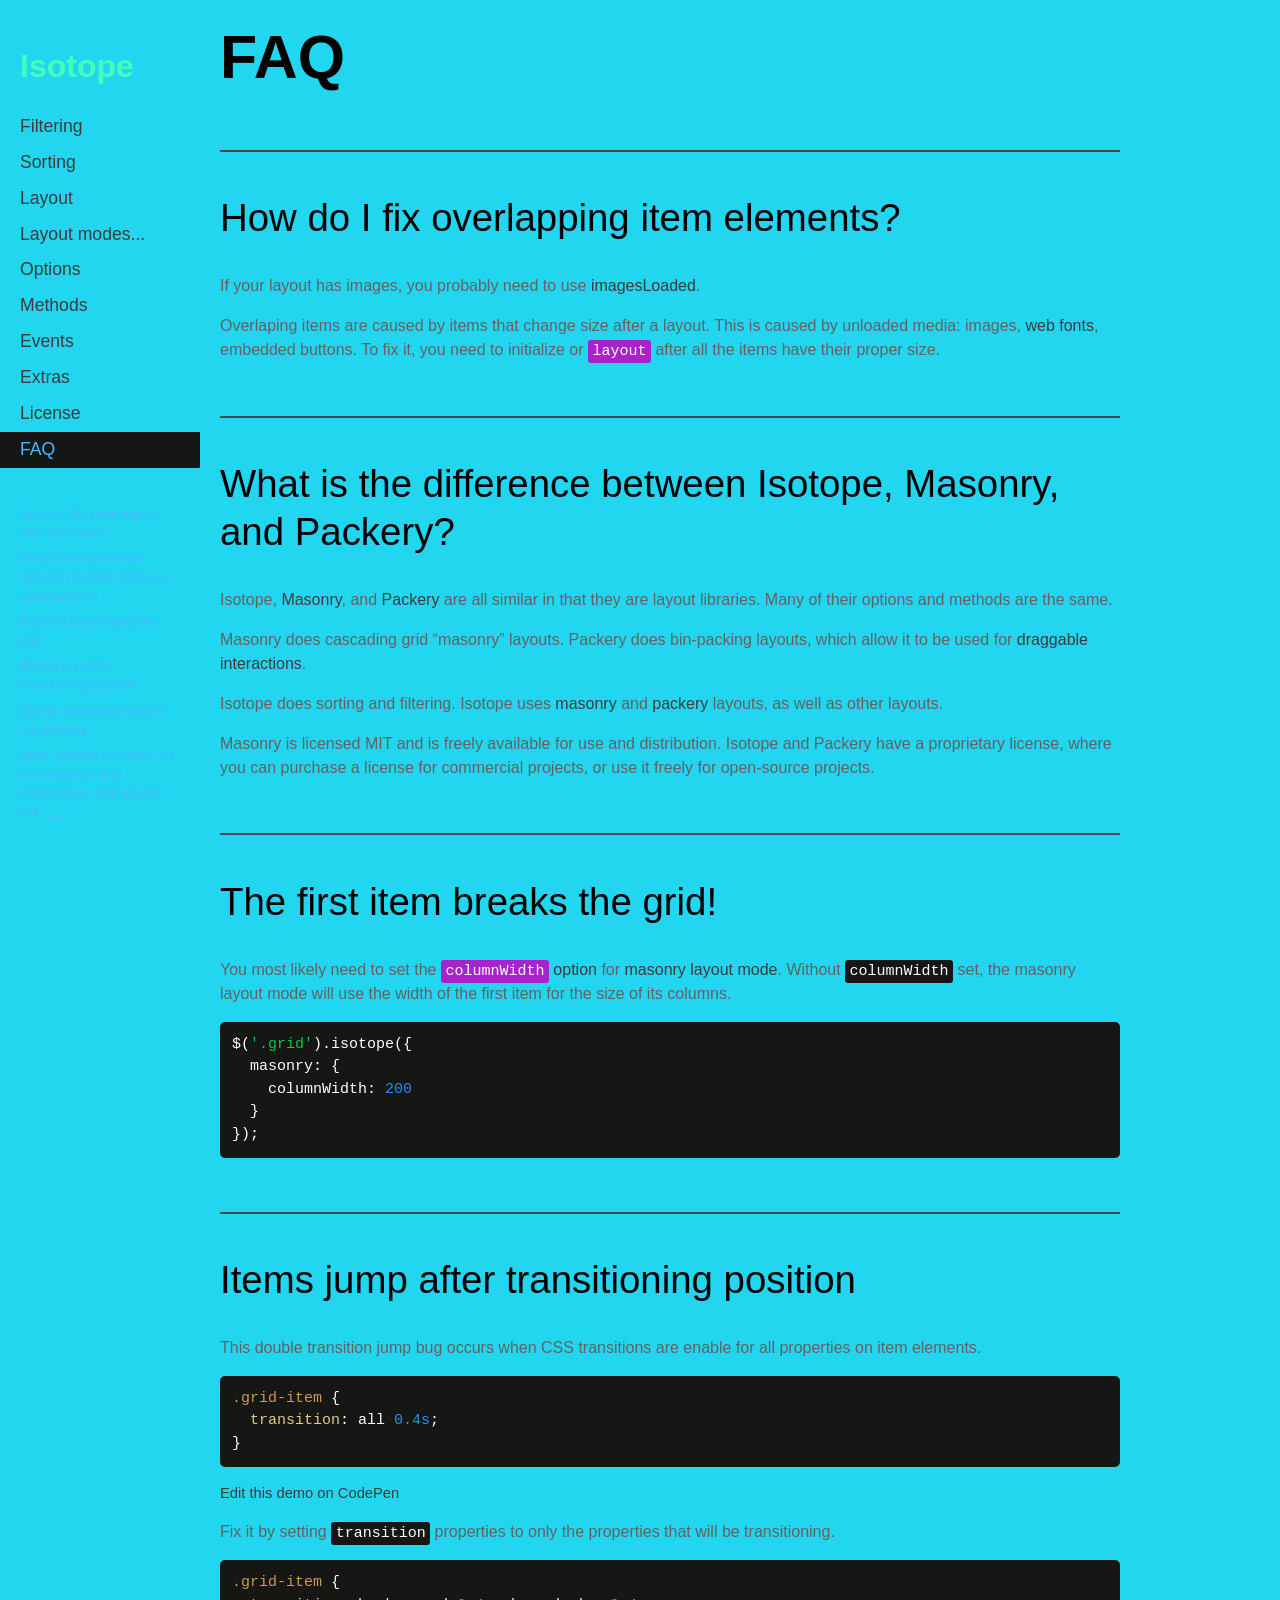
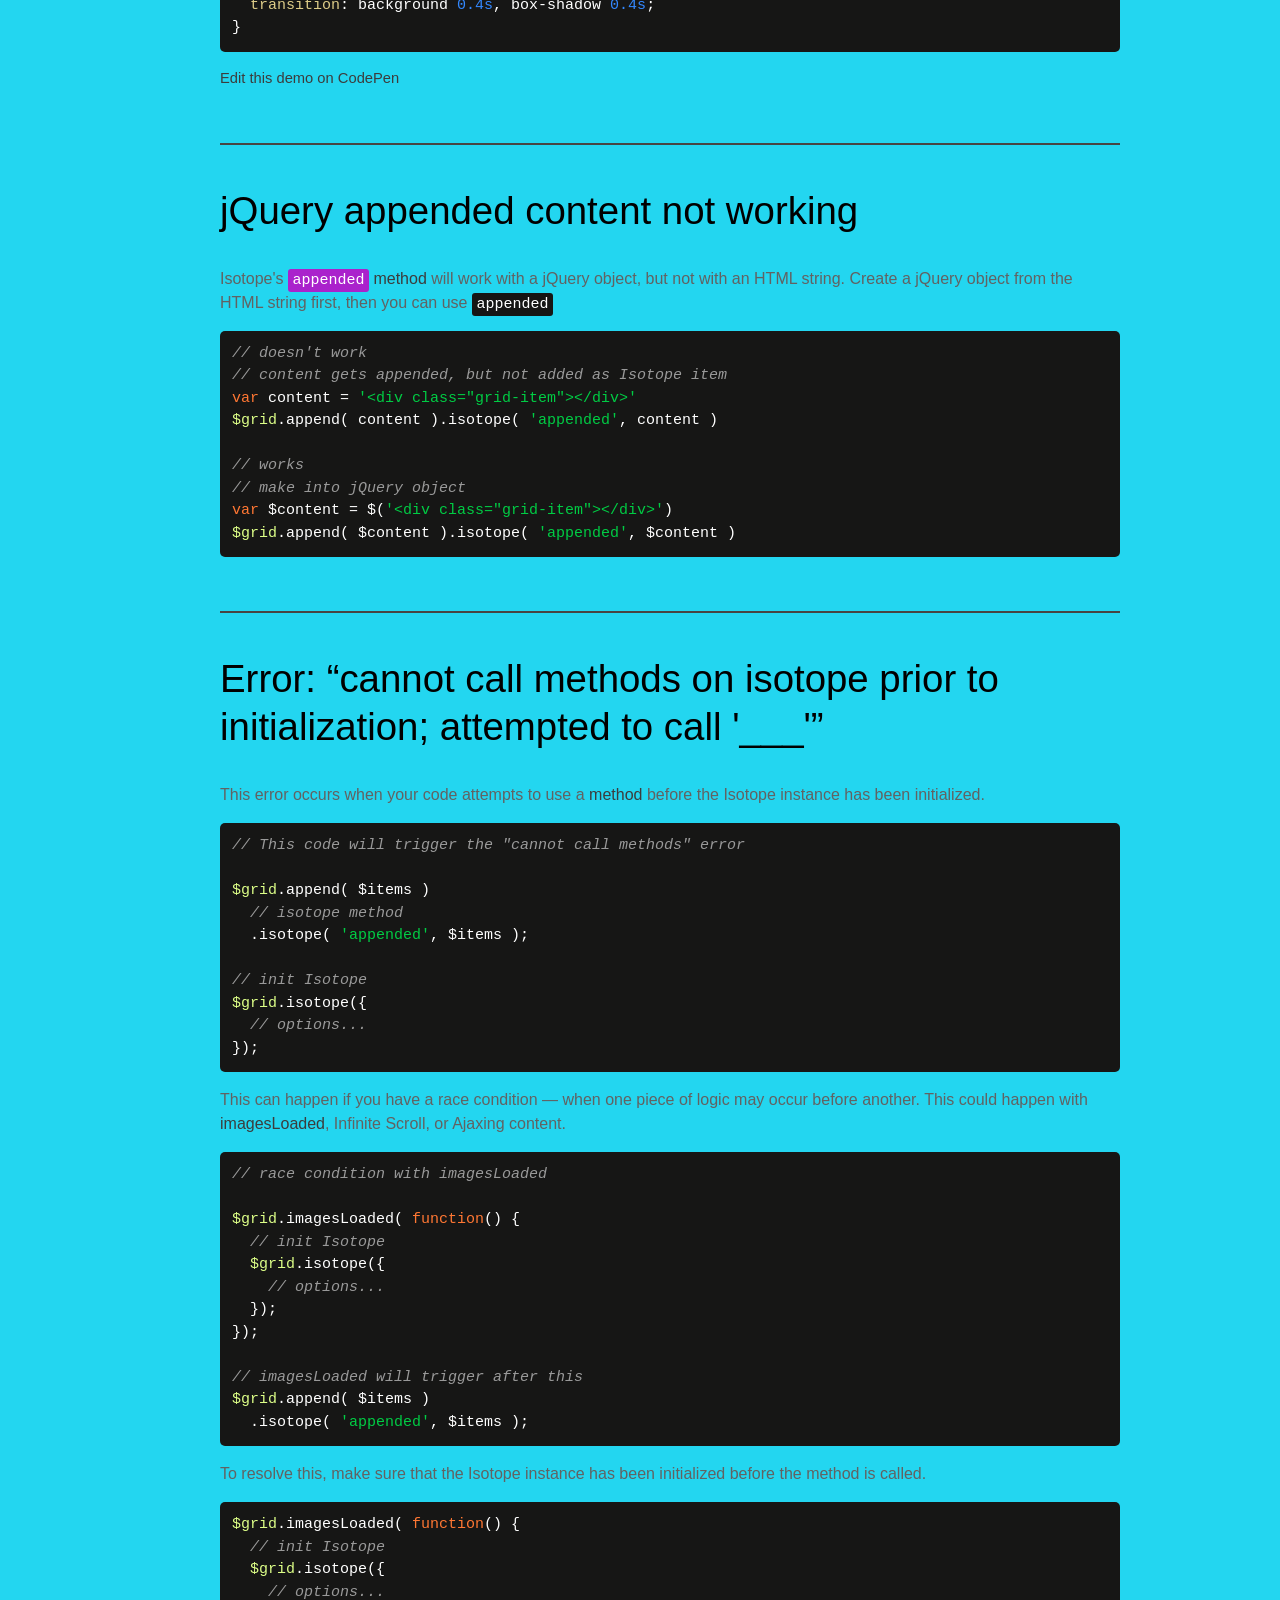
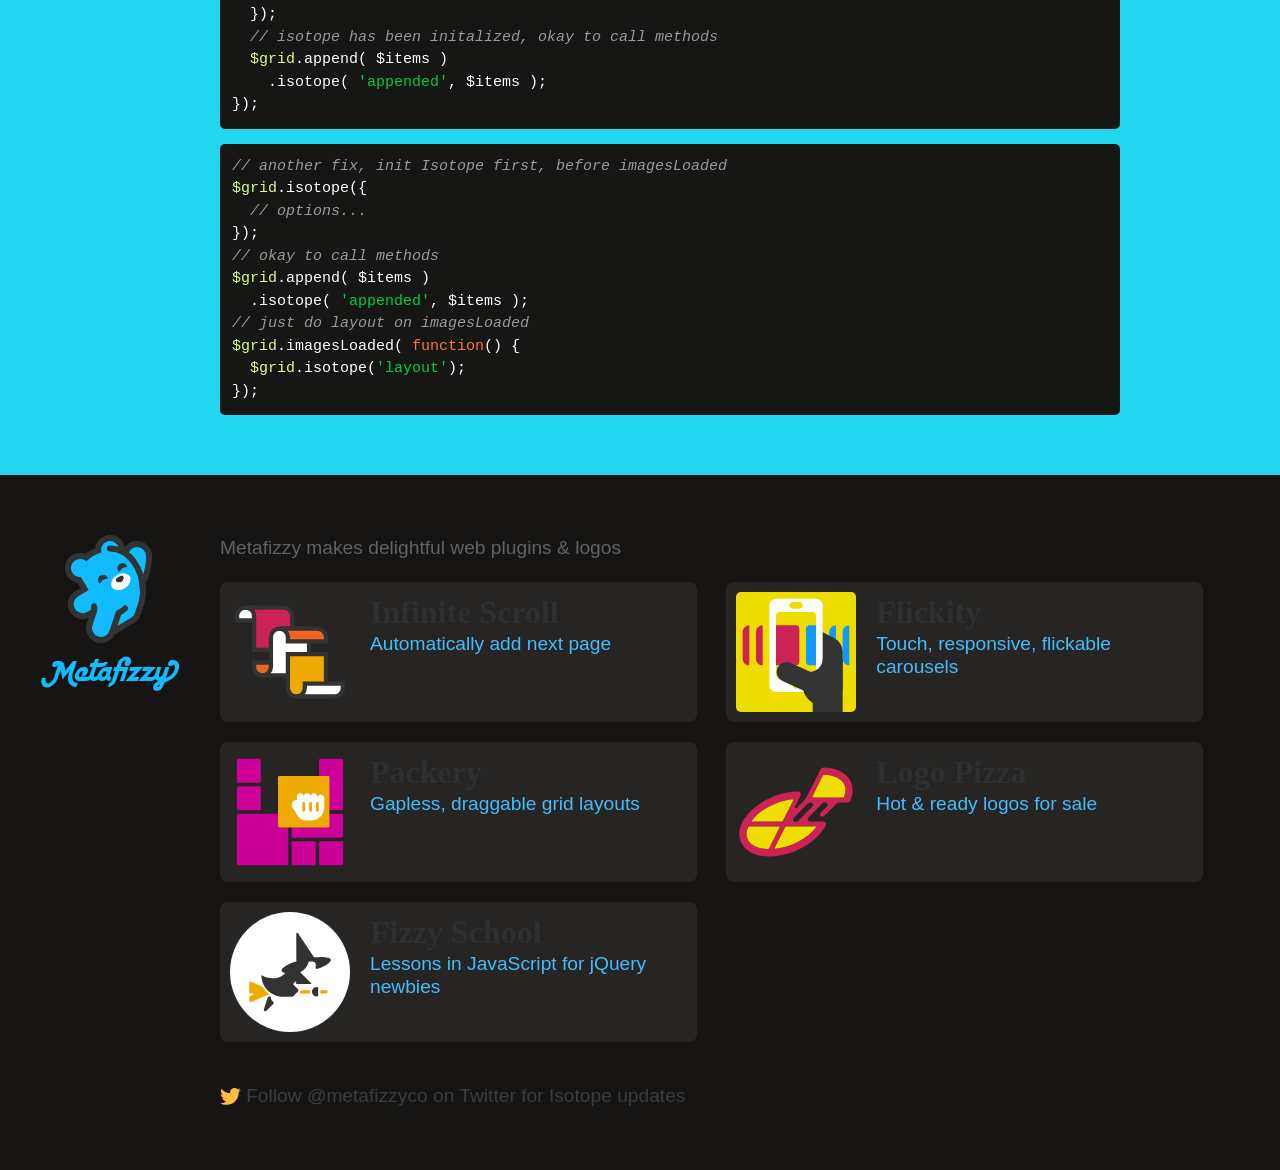
<file: faq.html>
<!doctype html>
<html class="export" lang="en">
<head>
  <meta charset="utf-8">
  <meta http-equiv="x-ua-compatible" content="ie=edge">
  <meta name="viewport" content="width=device-width">
  <meta name="description" content="filter &amp; sort magical layouts">

  <title>Isotope &#xB7; FAQ</title>

    <!-- Isotope does not require any CSS files -->
    <link rel="stylesheet" href="css/isotope-docs.css?6" media="screen">

  <meta name="twitter:card" content="summary">
  <meta name="twitter:site" content="@metafizzyco">
  <meta name="twitter:url" content="https://isotope.metafizzy.co/.html">
  <meta name="twitter:title" content="Isotope FAQ">
  <meta name="twitter:description" content="Filter &amp; sort magical layouts">

</head>
<body class="page--faq">


  <div class="nav">
    <h1 class="nav__title"><a href=".">Isotope</a></h1>
  
    <ol class="site-nav">
      <li class="site-nav__item site-nav__item--filtering">
        <a class="site-nav__item__link" href="filtering.html">Filtering</a></li>
      <li class="site-nav__item site-nav__item--sorting">
        <a class="site-nav__item__link" href="sorting.html">Sorting</a></li>
      <li class="site-nav__item site-nav__item--layout ">
        <a class="site-nav__item__link" href="layout.html">Layout</a>
      </li>
      <li class="site-nav__item site-nav__item--layout-modes sub-nav-parent">
        <a class="site-nav__item__link" href="layout-modes.html">Layout modes</a>
        <ul class="sub-nav">
            <li class="sub-nav__item sub-nav__item--masonry">
              <a class="sub-nav__item__link" href="layout-modes/masonry.html">masonry</a></li>
            <li class="sub-nav__item sub-nav__item--fitrows">
              <a class="sub-nav__item__link" href="layout-modes/fitrows.html">fitRows</a></li>
            <li class="sub-nav__item sub-nav__item--vertical">
              <a class="sub-nav__item__link" href="layout-modes/vertical.html">vertical</a></li>
            <li class="sub-nav__item sub-nav__item--packery">
              <a class="sub-nav__item__link" href="layout-modes/packery.html">packery</a></li>
            <li class="sub-nav__item sub-nav__item--cellsbyrow">
              <a class="sub-nav__item__link" href="layout-modes/cellsbyrow.html">cellsByRow</a></li>
            <li class="sub-nav__item sub-nav__item--masonryhorizontal">
              <a class="sub-nav__item__link" href="layout-modes/masonryhorizontal.html">masonryHorizontal</a></li>
            <li class="sub-nav__item sub-nav__item--fitcolumns">
              <a class="sub-nav__item__link" href="layout-modes/fitcolumns.html">fitColumns</a></li>
            <li class="sub-nav__item sub-nav__item--cellsbycolumn">
              <a class="sub-nav__item__link" href="layout-modes/cellsbycolumn.html">cellsByColumn</a></li>
            <li class="sub-nav__item sub-nav__item--horiz">
              <a class="sub-nav__item__link" href="layout-modes/horiz.html">horiz</a></li>
        </ul>
      </li>
      <li class="site-nav__item site-nav__item--options">
        <a class="site-nav__item__link" href="options.html">Options</a></li>
      <li class="site-nav__item site-nav__item--methods">
        <a class="site-nav__item__link" href="methods.html">Methods</a></li>
      <li class="site-nav__item site-nav__item--events">
        <a class="site-nav__item__link" href="events.html">Events</a></li>
      <li class="site-nav__item site-nav__item--extras">
        <a class="site-nav__item__link" href="extras.html">Extras</a></li>
      <li class="site-nav__item site-nav__item--license">
        <a class="site-nav__item__link" href="license.html">License</a></li>
      <li class="site-nav__item site-nav__item--faq">
        <a class="site-nav__item__link" href="faq.html">FAQ</a></li>
    </ol>
  
    <ul class="page-nav" data-js="page-nav">
<li class="page-nav__item page-nav__item--h2"><a href="#how-do-i-fix-overlapping-item-elements">How do I fix overlapping item elements?</a></li>
<li class="page-nav__item page-nav__item--h2"><a href="#what-is-the-difference-between-isotope-masonry-and-packery">What is the difference between Isotope, Masonry, and Packery?</a></li>
<li class="page-nav__item page-nav__item--h2"><a href="#the-first-item-breaks-the-grid">The first item breaks the grid!</a></li>
<li class="page-nav__item page-nav__item--h2"><a href="#items-jump-after-transitioning-position">Items jump after transitioning position</a></li>
<li class="page-nav__item page-nav__item--h2"><a href="#jquery-appended-content-not-working">jQuery appended content not working</a></li>
<li class="page-nav__item page-nav__item--h2"><a href="#error-cannot-call-methods-on-isotope-prior-to-initialization-attempted-to-call-___">Error: &#x201C;cannot call methods on isotope prior to initialization; attempted to call &apos;___&apos;&#x201D;</a></li>
</ul>
  </div>


  <div id="content" class="main">
    <div class="container">
        <h1>FAQ</h1>



  <h2 id="how-do-i-fix-overlapping-item-elements">How do I fix overlapping item elements?</h2>

  <p>If your layout has images, you probably need to use <a href="layout.html#imagesloaded">imagesLoaded</a>.</p>

  <p>Overlaping items are caused by items that change size after a layout. This is caused by unloaded media: images, <a href="extras.html#web-fonts">web fonts</a>, embedded buttons. To fix it, you need to initialize or <a href="methods.html#layout"><code>layout</code></a> after all the items have their proper size.</p>


  <h2 id="what-is-the-difference-between-isotope-masonry-and-packery">What is the difference between Isotope, Masonry, and Packery?</h2>

  <p>Isotope, <a href="http://masonry.desandro.com">Masonry</a>, and <a href="http://packery.metafizzy.co">Packery</a> are all similar in that they are layout libraries. Many of their options and methods are the same.</p>

  <p>Masonry does cascading grid &#x201C;masonry&#x201D; layouts. Packery does bin-packing layouts, which allow it to be used for <a href="http://packery.metafizzy.co/draggable.html">draggable interactions</a>.</p>

  <p>Isotope does sorting and filtering. Isotope uses <a href="layout-modes/masonry.html">masonry</a> and <a href="layout-modes/packery.html">packery</a> layouts, as well as other layouts. </p>

  <p>Masonry is licensed MIT and is freely available for use and distribution. Isotope and Packery have a proprietary license, where you can purchase a license for commercial projects, or use it freely for open-source projects.</p>


<h2 id="the-first-item-breaks-the-grid">The first item breaks the grid!</h2>

<p>You most likely need to set the <a href="layout-modes/masonry.html#columnwidth"><code>columnWidth</code> option</a> for <a href="layout-modes/masonry.html">masonry layout mode</a>. Without <code>columnWidth</code> set, the masonry layout mode will use the width of the first item for the size of its columns.</p>

<pre><code class="js">$(<span class="string">&apos;.grid&apos;</span>).isotope({
  <span class="attr">masonry</span>: {
    <span class="attr">columnWidth</span>: <span class="number">200</span>
  }
});
</code></pre>


<h2 id="items-jump-after-transitioning-position">Items jump after transitioning position</h2>

<p>This double transition jump bug occurs when CSS transitions are enable for all properties on item elements.</p>

<pre><code class="css"><span class="selector-class">.grid-item</span> {
  <span class="attribute">transition</span>: all <span class="number">0.4s</span>;
}
</code></pre>

<p class="edit-demo">
    <a href="https://codepen.io/desandro/pen/NxoRxp">Edit this demo on CodePen</a>
</p>

<p>Fix it by setting <code>transition</code> properties to only the properties that will be transitioning.</p>

<pre><code class="css"><span class="selector-class">.grid-item</span> {
  <span class="attribute">transition</span>: background <span class="number">0.4s</span>, box-shadow <span class="number">0.4s</span>;
}
</code></pre>

<p class="edit-demo">
    <a href="https://codepen.io/desandro/pen/qbgaRG">Edit this demo on CodePen</a>
</p>


<h2 id="jquery-appended-content-not-working">jQuery appended content not working</h2>

<p>Isotope&apos;s <a href="methods.html#appended"><code>appended</code> method</a> will work with a jQuery object, but not with an HTML string. Create a jQuery object from the HTML string first, then you can use <code>appended</code></p>

<pre><code class="js"><span class="comment">// doesn&apos;t work</span>
<span class="comment">// content gets appended, but not added as Isotope item</span>
<span class="keyword">var</span> content = <span class="string">&apos;&lt;div class=&quot;grid-item&quot;&gt;&lt;/div&gt;&apos;</span>
<span class="jquery_var">$grid</span>.append( content ).isotope( <span class="string">&apos;appended&apos;</span>, content )

<span class="comment">// works</span>
<span class="comment">// make into jQuery object</span>
<span class="keyword">var</span> $content = $(<span class="string">&apos;&lt;div class=&quot;grid-item&quot;&gt;&lt;/div&gt;&apos;</span>)
<span class="jquery_var">$grid</span>.append( $content ).isotope( <span class="string">&apos;appended&apos;</span>, $content )
</code></pre>


<h2 id="error-cannot-call-methods-on-isotope-prior-to-initialization-attempted-to-call-___">Error: &#x201C;cannot call methods on isotope prior to initialization; attempted to call &apos;___&apos;&#x201D;</h2>

<p>This error occurs when your code attempts to use a <a href="methods.html">method</a> before the Isotope instance has been initialized.</p>

<pre><code class="js"><span class="comment">// This code will trigger the &quot;cannot call methods&quot; error</span>

<span class="jquery_var">$grid</span>.append( $items )
  <span class="comment">// isotope method</span>
  .isotope( <span class="string">&apos;appended&apos;</span>, $items );

<span class="comment">// init Isotope</span>
<span class="jquery_var">$grid</span>.isotope({
  <span class="comment">// options...</span>
});
</code></pre>

<p>This can happen if you have a race condition &#x2014; when one piece of logic may occur before another. This could happen with <a href="layout.html#imagesloaded">imagesLoaded</a>, Infinite Scroll, or Ajaxing content.</p>

<pre><code class="js"><span class="comment">// race condition with imagesLoaded</span>

<span class="jquery_var">$grid</span>.imagesLoaded( <span class="function"><span class="keyword">function</span>(<span class="params"></span>) </span>{
  <span class="comment">// init Isotope</span>
  <span class="jquery_var">$grid</span>.isotope({
    <span class="comment">// options...</span>
  });
});

<span class="comment">// imagesLoaded will trigger after this</span>
<span class="jquery_var">$grid</span>.append( $items )
  .isotope( <span class="string">&apos;appended&apos;</span>, $items );
</code></pre>

<p>To resolve this, make sure that the Isotope instance has been initialized before the method is called.</p>

<pre><code class="js"><span class="jquery_var">$grid</span>.imagesLoaded( <span class="function"><span class="keyword">function</span>(<span class="params"></span>) </span>{
  <span class="comment">// init Isotope</span>
  <span class="jquery_var">$grid</span>.isotope({
    <span class="comment">// options...</span>
  });
  <span class="comment">// isotope has been initalized, okay to call methods</span>
  <span class="jquery_var">$grid</span>.append( $items )
    .isotope( <span class="string">&apos;appended&apos;</span>, $items );
});
</code></pre>

<pre><code class="js"><span class="comment">// another fix, init Isotope first, before imagesLoaded</span>
<span class="jquery_var">$grid</span>.isotope({
  <span class="comment">// options...</span>
});
<span class="comment">// okay to call methods</span>
<span class="jquery_var">$grid</span>.append( $items )
  .isotope( <span class="string">&apos;appended&apos;</span>, $items );
<span class="comment">// just do layout on imagesLoaded</span>
<span class="jquery_var">$grid</span>.imagesLoaded( <span class="function"><span class="keyword">function</span>(<span class="params"></span>) </span>{
  <span class="jquery_var">$grid</span>.isotope(<span class="string">&apos;layout&apos;</span>);
});
</code></pre>

    </div>
  </div>

  <footer class="site-footer">
  
    <div class="container">
  
      <p class="site-footer__copy">Metafizzy makes delightful web plugins &amp; logos</p>
  
      <div class="showcase">
      
        <ul class="showcase-item-list">
      
            <li class="showcase-item">
              <a class="showcase-item__link" href="https://infinite-scroll.com">
                <div class="showcase-item__image">
                    <svg class="infinite-scroll-illo" xmlns="http://www.w3.org/2000/svg" viewbox="0 0 520 520" width="200" height="200">
                      <path class="infinite-scroll-illo__page infinite-scroll-illo__page--back" d="M90,110H10V90c0-22,18-40,40-40h40V110z"/>
                      <path class="infinite-scroll-illo__page infinite-scroll-illo__page--front1" d="M270,90L270,90c0-22-18-40-40-40h0H50h0c22,0,40,18,40,40v0v0v160h180V90z"/>
                      <path class="infinite-scroll-illo__page infinite-scroll-illo__page--front2" d="M170,330v-20H90v20v0c0,22,18,40,40,40h0h40V330z"/>
                      <path class="infinite-scroll-illo__page infinite-scroll-illo__page--back" d="M350,150H210c-22,0-40,18-40,40v140v0c0,22-18,40-40,40h0h220V150z"/>
                      <path class="infinite-scroll-illo__page infinite-scroll-illo__page--front3" d="M430,470V270H250v160c0,22,18,40,40,40H430z"/>
                      <path class="infinite-scroll-illo__page infinite-scroll-illo__page--front2" d="M250,190v20h180v-20c0-22-18-40-40-40H210h0C232,150,250,168,250,190L250,190z"/>
                      <path class="infinite-scroll-illo__page infinite-scroll-illo__page--back" d="M330,410v20v0c0,22-18,40-40,40h0h180c22,0,40-18,40-40v-20H330z"/>
                    </svg>
                </div>
                <div class="showcase-item__text">
                  <h3 class="showcase-item__title">Infinite Scroll</h3>
                  <p class="showcase-item__description">Automatically add next page</p>
                </div>
              </a>
            </li>
      
            <li class="showcase-item">
              <a class="showcase-item__link" href="https://flickity.metafizzy.co">
                <div class="showcase-item__image">
                    <svg class="flickity-illo" xmlns="http://www.w3.org/2000/svg" viewbox="0 0 360 360" width="100" height="100">
                      <path class="flickity-illo__color1" fill="#19F" d="M300 220L300 220c-11 0-20-9-20-20v-80c0-11 9-20 20-20h0V220z"/>
                      <path class="flickity-illo__color1" fill="#19F" d="M340 220L340 220c-11 0-20-9-20-20v-80c0-11 9-20 20-20h0V220z"/>
                      <path class="flickity-illo__color2" fill="#333" d="M320 290V180c0-18-10-35-27-43L240 110v180H320z"/>
                      <path class="flickity-illo__color3" fill="white" d="M240 300H120c-11 0-20-9-20-20V40c0-11 9-20 20-20h120c11 0 20 9 20 20v240C260 291 251 300 240 300z"/>
                      <path class="flickity-illo__color4" fill="#ED0" d="M230 260H130c-6 0-10-5-10-10V70c0-6 5-10 10-10h100c6 0 10 5 10 10v180 C240 256 236 260 230 260z"/>
                      <path class="flickity-illo__color2" fill="#333" d="M260 200h60v81c0 32-26 59-59 59h0c-34 0-61-27-61-61V240h20 C242 240 260 222 260 200L260 200z"/>
                      <path class="flickity-illo__color5" fill="#C25" d="M180 220h-60V100h60c6 0 10 5 10 10v100C190 216 186 220 180 220z"/>
                      <path class="flickity-illo__color1" fill="#19F" d="M240 220h-20c-6 0-10-5-10-10V110c0-6 5-10 10-10h20V220z"/>
                      <rect class="flickity-illo__color2" fill="#333" x="230" y="280" width="90" height="80"/>
                      <circle class="flickity-illo__color4" fill="#ED0" cx="180" cy="280" r="10"/>
                      <line class="flickity-illo__thumb" stroke="#333" stroke-width="60" stroke-linecap="round" x1="262" y1="290" x2="152" y2="240"/>
                      <path class="flickity-illo__color4" fill="#ED0" d="M190 50h-20c-6 0-10-5-10-10v0c0-6 5-10 10-10h20c6 0 10 5 10 10v0C200 46 196 50 190 50z"/>
                      <path class="flickity-illo__color5" fill="#C25" d="M80 220L80 220c-11 0-20-9-20-20v-80c0-11 9-20 20-20h0V220z"/>
                      <path class="flickity-illo__color5" fill="#C25" d="M40 220L40 220c-11 0-20-9-20-20v-80c0-11 9-20 20-20h0V220z"/>
                    </svg>
                </div>
                <div class="showcase-item__text">
                  <h3 class="showcase-item__title">Flickity</h3>
                  <p class="showcase-item__description">Touch, responsive, flickable carousels</p>
                </div>
              </a>
            </li>
      
            <li class="showcase-item">
              <a class="showcase-item__link" href="https://packery.metafizzy.co">
                <div class="showcase-item__image">
                    <svg class="packery-illo" xmlns="http://www.w3.org/2000/svg" viewbox="0 0 700 700" width="100" height="100">
                      <path class="packery-illo__item" fill="#C09" d="M172 180H48c-4 0-8-4-8-8V48c0-4 4-8 8-8h124c4 0 8 4 8 8v124C180 176 176 180 172 180z"/>
                      <path class="packery-illo__item" fill="#C09" d="M172 340H48c-4 0-8-4-8-8V208c0-4 4-8 8-8h124c4 0 8 4 8 8v124C180 336 176 340 172 340z"/>
                      <path class="packery-illo__item" fill="#C09" d="M492 660H368c-4 0-8-4-8-8V528c0-4 4-8 8-8h124c4 0 8 4 8 8v124C500 656 496 660 492 660z"/>
                      <path class="packery-illo__item" fill="#C09" d="M652 660H528c-4 0-8-4-8-8V528c0-4 4-8 8-8h124c4 0 8 4 8 8v124C660 656 656 660 652 660z"/>
                      <path class="packery-illo__item" fill="#C09" d="M652 500H368c-4 0-8-4-8-8V368c0-4 4-8 8-8h284c4 0 8 4 8 8v124C660 496 656 500 652 500z"/>
                      <path class="packery-illo__item" fill="#C09" d="M332 660H48c-4 0-8-4-8-8V368c0-4 4-8 8-8h284c4 0 8 4 8 8v284C340 656 336 660 332 660z"/>
                      <path class="packery-illo__item" fill="#C09" d="M652 340H528c-4 0-8-4-8-8V48c0-4 4-8 8-8h124c4 0 8 4 8 8v284C660 336 656 340 652 340z"/>
                      <path class="packery-illo__draggie" fill="#EA0" d="M572 440H288c-4 0-8-4-8-8V148c0-4 4-8 8-8h284c4 0 8 4 8 8v284C580 436 576 440 572 440z"/>
                      <g>
                        <path class="packery-illo__hand" fill="white" d="M530 250c-11 0-20 9-20 20v-10c0-11-9-20-20-20s-20 9-20 20c0-11-9-20-20-20s-20 9-20 20c0-11-9-20-20-20
                          s-20 9-20 20v20c-17 0-30 13-30 30c0 11 6 20 14 25l19 35c10 18 30 30 51 30h28
                          c43 0 78-35 78-78V270C550 259 541 250 530 250z"/>
                        <line class="packery-illo__hand-line" stroke="#EA0" fill="none" stroke-width="16" stroke-linecap="round" x1="430" y1="300" x2="430" y2="340"/>
                        <line class="packery-illo__hand-line" stroke="#EA0" fill="none" stroke-width="16" stroke-linecap="round" x1="470" y1="300" x2="470" y2="340"/>
                        <line class="packery-illo__hand-line" stroke="#EA0" fill="none" stroke-width="16" stroke-linecap="round" x1="510" y1="300" x2="510" y2="340"/>
                      </g>
                    </svg>
                </div>
                <div class="showcase-item__text">
                  <h3 class="showcase-item__title">Packery</h3>
                  <p class="showcase-item__description">Gapless, draggable grid layouts</p>
                </div>
              </a>
            </li>
      
            <li class="showcase-item">
              <a class="showcase-item__link" href="http://logo.pizza">
                <div class="showcase-item__image">
                    <svg class="logo-pizza-illo" xmlns="http://www.w3.org/2000/svg" viewbox="0 0 700 700" width="100" height="100">
                      <path class="logo-pizza-illo__outline" fill="#C25" d="M513 91c-9-0-17 5-21 12l-80 160c-3 5-6 10-11 15l-47 47
                        c-5 5-12-1-9-7l32-64c5-11-2-23-14-23h-0c-121 0-268 70-327 180
                        C-9 497 35 609 196 609c138 0 279-85 327-180v0c5-11-2-23-14-23h-77c-13 0-19-15-10-24
                        l81-81c5-5 11-8 18-8l0 0c13 0 19 15 10 24L494 354c-6 6-6 14 0 20c3 3 6 4 10 4
                        c4 0 7-1 10-4l80-80h53c9 0 17-5 21-13C707 190 656 97 513 91z M334 281l-59 117
                        c-2 5-7 8-13 8H97c-4 0-6-4-3-7c49-64 143-114 236-124C333 275 335 278 334 281z
                         M70 441c2-4 6-7 10-7h168c4 0 7 4 5 8l-59 118c-2 4-6 6-11 6
                        C106 565 38 521 70 441z M466 441c-49 64-143 114-236 124c-3 0-6-3-4-6l59-117
                        c2-5 7-8 13-8h166C466 434 468 438 466 441z M446 318l-81 81c-5 5-11 8-18 8l0 0
                        c-13 0-19-15-10-24l81-81c5-5 11-8 18-8l0 0C449 294 455 309 446 318z M447 258L506 139
                        c2-4 6-7 11-6c101 7 140 60 114 126c-2 4-6 7-10 7H452C448 266 445 262 447 258z"/>
                      <path class="logo-pizza-illo__slice" fill="#ED0" d="M334 281l-59 117c-2 5-7 8-13 8H97c-4 0-6-4-3-7
                        c49-64 143-114 236-124C333 275 335 278 334 281z"/>
                      <path class="logo-pizza-illo__slice" fill="#ED0" d="M70 441c2-4 6-7 10-7h168c4 0 7 4 5 8l-59 118c-2 4-6 6-11 6
                        C106 565 38 521 70 441z"/>
                      <path class="logo-pizza-illo__slice" fill="#ED0" d="M466 441c-49 64-143 114-236 124c-3 0-6-3-4-6l59-117
                        c2-5 7-8 13-8h166C466 434 468 438 466 441z"/>
                      <path class="logo-pizza-illo__slice" fill="#ED0" d="M447 258L506 139c2-4 6-7 11-6c101 7 140 60 114 126c-2 4-6 7-10 7H452
                        C448 266 445 262 447 258z"/>
                    </svg>
                </div>
                <div class="showcase-item__text">
                  <h3 class="showcase-item__title">Logo Pizza</h3>
                  <p class="showcase-item__description">Hot &amp; ready logos for sale</p>
                </div>
              </a>
            </li>
      
            <li class="showcase-item">
              <a class="showcase-item__link" href="http://fizzy.school">
                <div class="showcase-item__image">
                    <svg class="witchie-logo" xmlns="http://www.w3.org/2000/svg" viewbox="0 0 1000 1000" width="200" height="200">
                      <circle class="witchie-logo__moon" fill="white" cx="500" cy="500" r="500"/>
                      <path class="witchie-logo__broom" fill="#EA0" d="M582 675a35 35 0 0 0 8-20 3 3 0 0 1 3-2h71a3 3 0 0 1 3 3 59 59 0 0 0 0 20 3 3 0 0 1-3 3h-79A3 3 0 0 1 582 675Zm219 4a13 13 0 0 0 13-14c-1-7-7-12-14-12h-44a3 3 0 0 0-3 3v21a3 3 0 0 0 3 3ZM299 660a203 203 0 0 1-27-36 8 8 0 0 0-4-3L178 582a13 13 0 0 0-18 12v77a8 8 0 0 0 8 8h22a5 5 0 0 1 2 10L164 703a8 8 0 0 0-4 7v28a13 13 0 0 0 18 12l146-63a3 3 0 0 0 1-5A197 197 0 0 1 299 660Z"/>
                      <path class="witchie-logo__dress" fill="#333" d="M326 705h4a13 13 0 0 1 13 13v8a13 13 0 0 0 4 9l13 13a13 13 0 0 1 0 19l-56 56c-10 10-26-0-22-13L314 714A13 13 0 0 1 326 705Zm397-79c-27 0-47 26-37 54 3 7 11 16 17 19a42 42 0 0 0 19 5 38 38 0 0 0 7-1 8 8 0 0 0 6-8v-62a8 8 0 0 0-6-8 38 38 0 0 0-7-1M840 397c-3-15-33-23-77-23a521 521 0 0 0-59 4 5 5 0 0 1-5-2L567 177a8 8 0 0 0-7-4 8 8 0 0 0-8 8l1 227a5 5 0 0 1-4 5c-74 24-123 55-119 76 2 8 11 14 26 18a3 3 0 0 1 1 4l-11 11c-20 20-56 30-92 30-31 0-63-8-84-23a5 5 0 0 0-3-1 5 5 0 0 0-5 5c0 78 68 173 183 173h75a10 10 0 0 0 7-3l38-38a16 16 0 0 0 0-23l-34-34a10 10 0 0 1 0-14l15-15a3 3 0 0 1 5 2v15a5 5 0 0 0 5 5H674a4 4 0 0 0 3-7l-90-90a3 3 0 0 1 1-4c34-19 59-49 67-84a3 3 0 0 1 2-2c6-1 12-1 17-1 22 0 37 5 39 14 1 6 3 11 2 17-5 17 1 31 8 31a6 6 0 0 0 2-0C797 448 845 419 840 397Z"/>
                    </svg>
                </div>
                <div class="showcase-item__text">
                  <h3 class="showcase-item__title">Fizzy School</h3>
                  <p class="showcase-item__description">Lessons in JavaScript for jQuery newbies</p>
                </div>
              </a>
            </li>
      
        </ul> 
      
      </div>
  
      <p class="site-footer__copy">
        <a href="https://twitter.com/metafizzyco">
          <svg class="twitter-logo" xmlns="http://www.w3.org/2000/svg" viewbox="0 0 512 512" width="30" height="30">
            <path d="M512 97c-19 8-39 14-60 16 22-13 38-34 46-58-20 12-43 21-67 25-19-19-46-32-77-32-58 0-117 52-102 129-87-4-165-46-216-110-24 40-19 107 32 140-17 0-33-5-48-13v1c0 51 36 93 84 103-15 4-34 5-47 2 13 42 52 72 98 73-47 36-96 49-155 44 46 30 102 47 161 47 197 0 306-168 299-312 20-15 38-34 52-55z"/>
          </svg>
          Follow @metafizzyco on Twitter for Isotope updates
        </a>
      </p>
  
      <div class="mfzy-brand">
        <a class="mfzy-brand__link" href="https://metafizzy.co">
          <svg class="mfzy-logo" xmlns="http://www.w3.org/2000/svg" xmlns:xlink="http://www.w3.org/1999/xlink" viewbox="0 0 144 144">
            <title>Metafizzy logo</title>
            <defs>
              <path id="mfzy-logo__body" d="M120 28a12 12 0 0 0-24 0c0 2 0 3 0 4.5
                a 37 37 0 0 0 -12.6-8.4 a 12 12 0 1 0-22.8-.7 A 44 44 0 0 0 40.3 35.3 
                A 12 12 0 1 0 32 56h1.1 L 43.6 73.4 L 29.8 81.7 a12 12 0 1 0 12.3 20.6
                l 12.6-7.5 a 20 20 0 0 1-.8 9.4l-5.3 16 a 12 12 0 1 0 22.8 7.6v-.3
                l 28.7-17.2 a 12 12 0 0 0 5.2-6.5 l 4-12 A 55 55 0 0 0 112 76
                a 73 73 0 0 0-1.1-12.4 C 115 57 120 46 120 28Z"/>
              <path id="mfzy-logo__eye" transform="rotate(-31)" d="M 0 6.8 a 6.8 6.8 0 0 1 13.6 0 c 0 3.9 -3 0 -6.8 0 s -6.8 3.9 -6.8 0Z"/>
              <clippath id="mfzy-logo__body-clip">
                <use xlink:href="#mfzy-logo__body"/>
              </clippath>
            </defs>
            <use class="mfzy-logo__body-outline" xlink:href="#mfzy-logo__body" fill="#333" stroke="#333" stroke-width="16"/>
            <use class="mfzy-logo__body-fill" xlink:href="#mfzy-logo__body"/>
            <g class="mfzy-logo__stripes" clip-path="url(#mfzy-logo__body-clip)">
              <rect fill="#E62" x="16" width="120" height="138"/>
              <path fill="#C25" d="M96 24L16 72V0h80v24z"/>
              <path fill="#EA0" d="M116 70L16 130v-26l95-57 5 23z"/>
              <path fill="#19F" d="M136 138H16v-8l120-72v80z"/>
            </g>
            <path class="mfzy-logo__cut-ins" stroke="#333" fill="none" stroke-linecap="round" stroke-linejoin="round" stroke-width="8" d="M72 18c26 0 44 28 44 58
              M 50.2 103 a16 16 0 0 0 .5 -8
              M92 98c-2 2-8.5 6-8.5 6l-8.4 25.1"/>
            <use class="mfzy-logo__feature" xlink:href="#mfzy-logo__eye" fill="#333" transform="translate(53.5 57.5)"/>
            <use class="mfzy-logo__feature" xlink:href="#mfzy-logo__eye" fill="#333" transform="translate(79.3 42)"/>
            <ellipse class="mfzy-logo__snout" fill="white" cx="42" cy="98" rx="14" ry="10" transform="rotate(-31)"/>
            <path class="mfzy-logo__feature mfzy-logo__nose" fill="#333" transform="rotate(-31)" d="M40 91 h 5.4 a 3 3 0 0 1 1.5 5.6 l -2.7 1.5 a 3 3 0 0 1 -3 0 l -2.7 -1.5
              a 3 3 0 0 1 1.5 -5.6Z"/>
          </svg>
          <svg class="mfzy-wordmark" xmlns="http://www.w3.org/2000/svg" viewbox="0 0 280 80" fill="none" stroke="#333" width="140" height="40">
            <g transform="skewX(-18)">
              <path stroke-width="8" d="M38 20h6c4 0 7 2 9 6l9 18l12-24h1v22
              a20 22 0 0 0 20 22M48 22v28a12 15 0 0 1-24 0M98 44a6 6 0 0 0 0-12h-2
              a8 10 0 0 0 0 20h14a8 10 0 0 0 8-10M118 12v30a8 10 0 0 0 16 0M150 36
              q-4-4-8-4a8 10 0 1 0 8 10m0-14v14a8 10 0 0 0 8 10M184 20a9 9 0 0 0-18 0
              v34a8 10 0 0 1-8 10M158 32h24v24M190 32h18l-12 20h18M216 32h18l-12 20h18
              a8 10 0 0 0 8-10m0-14v14a8 10 0 0 0 16 0m0-14v38a6 6 0 0 1-12 0
              c0-12 32-8 32-32c0-10-6-16-14-16M108 24h24a6 6 0 0 0 6-6M102 38h-4"/>
              <g stroke-width="6">
                <circle cx="38" cy="22" r="3"/>
                <circle cx="182" cy="20" r="3"/>
                <circle cx="269" cy="20" r="3"/>
              </g>
            </g>
          </svg>
        </a>
      </div>
  
    </div>
  
  </footer>

<!-- Looking for isotope.js? Use isotope.pkgd.min.js -->
<!-- Isotope does NOT require jQuery. But it does make things easier -->
<script src="https://code.jquery.com/jquery-3.1.1.min.js"></script>
<script>window.jQuery || document.write('<script src="js/jquery.min.js"><\/script>')</script>

  <script src="js/isotope-docs.min.js?6"></script>


</body>
</html>
</file>
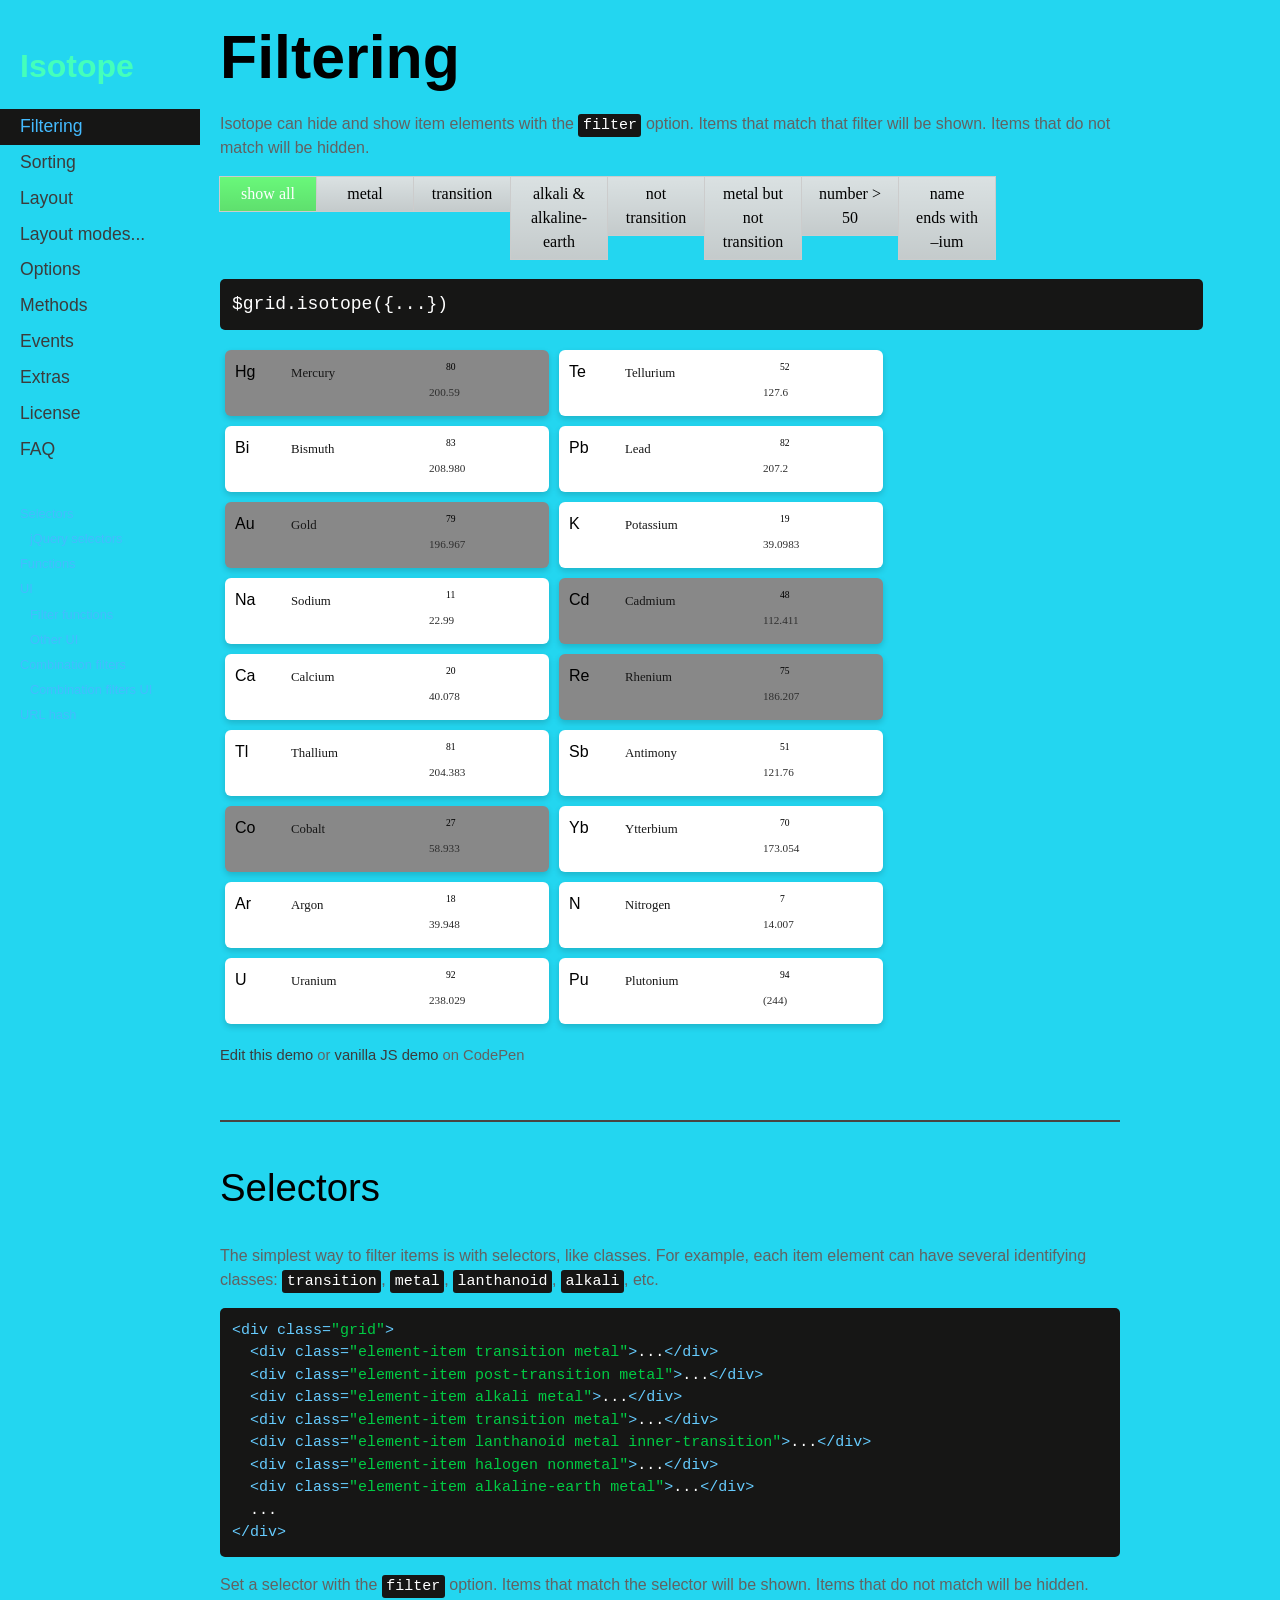
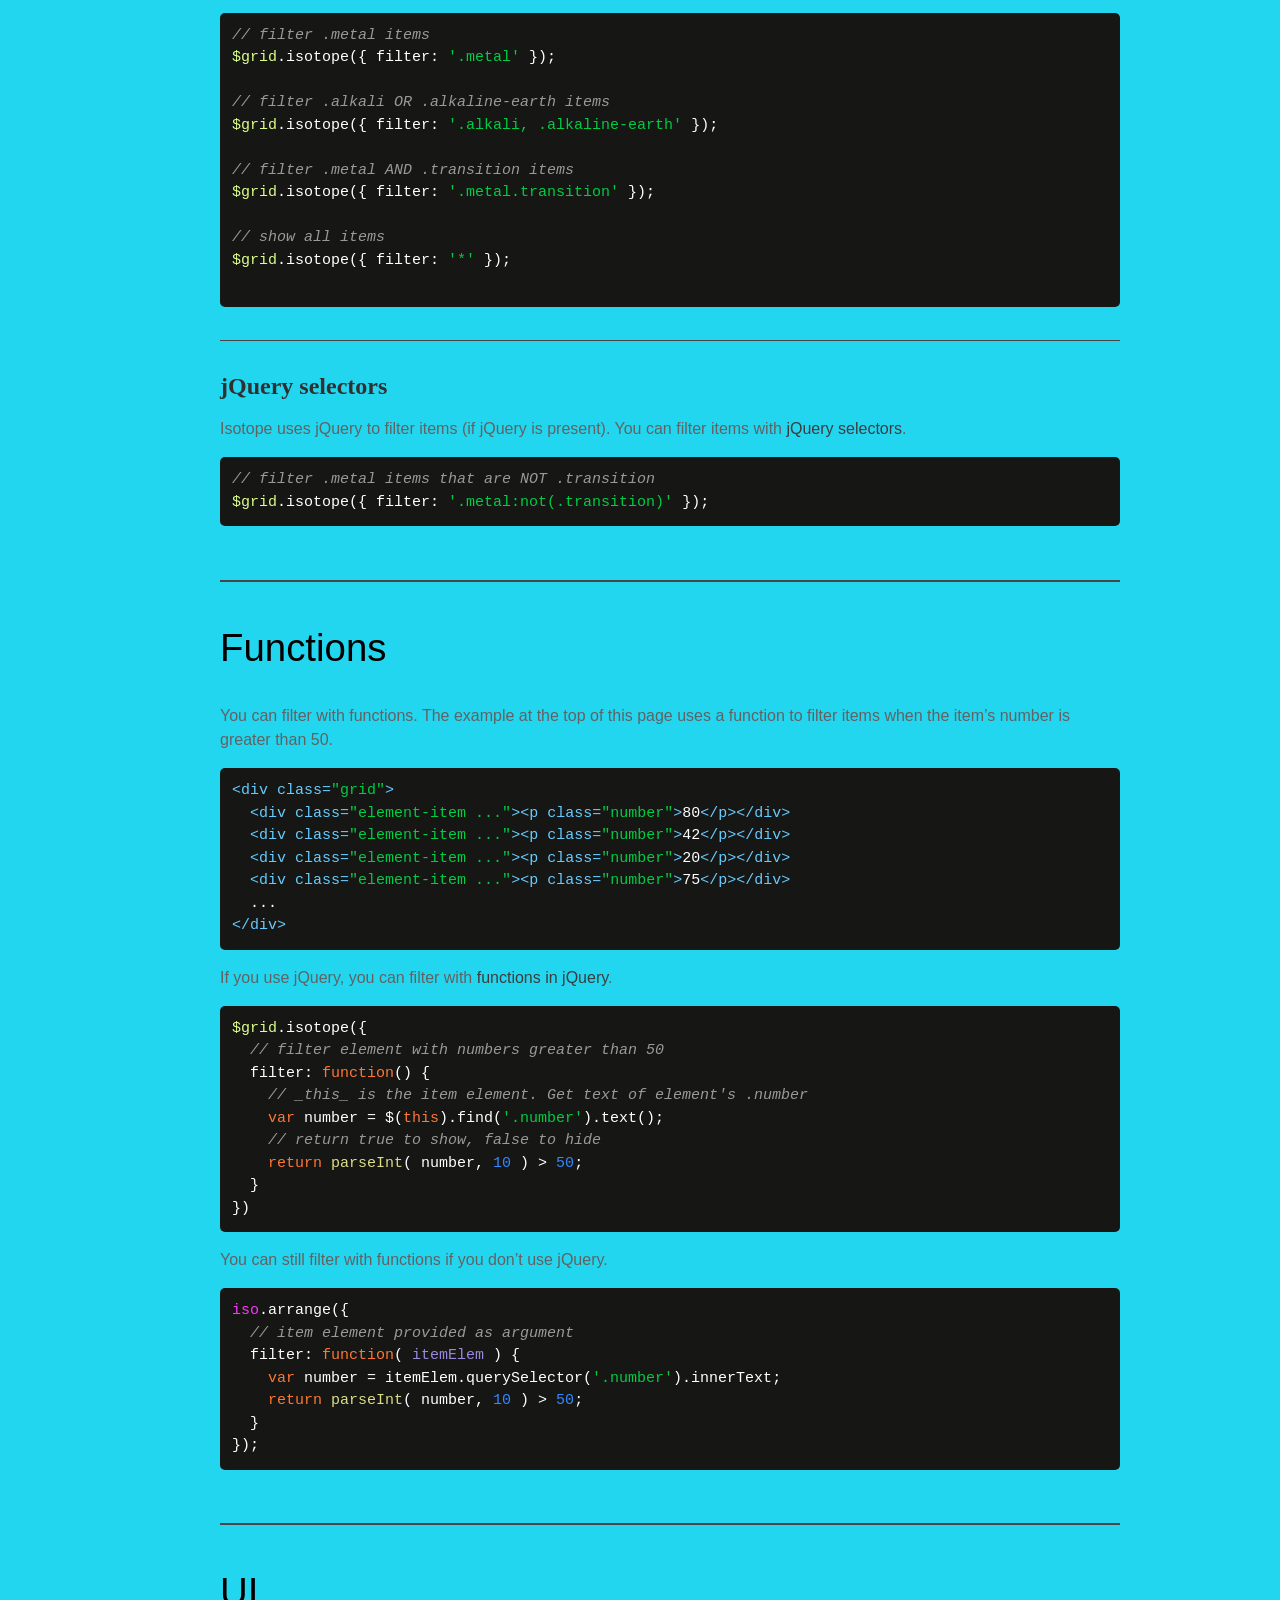
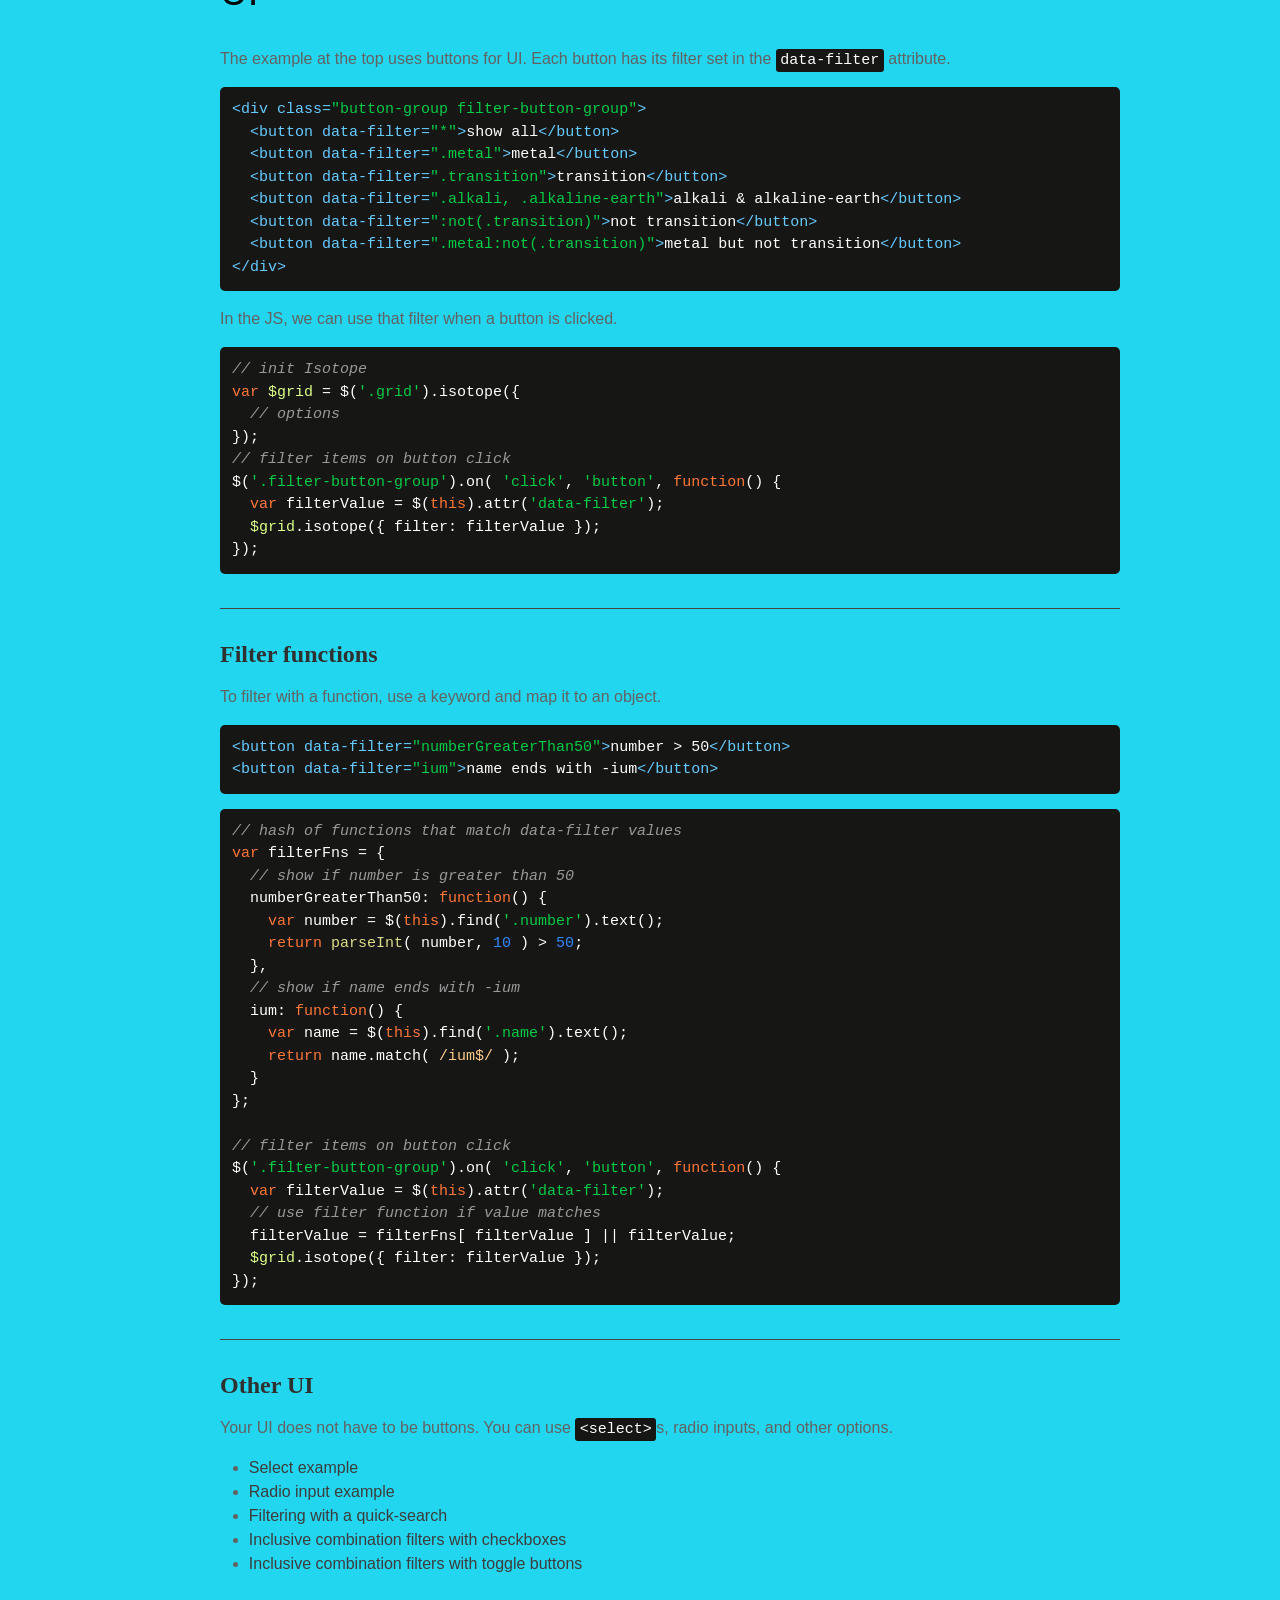
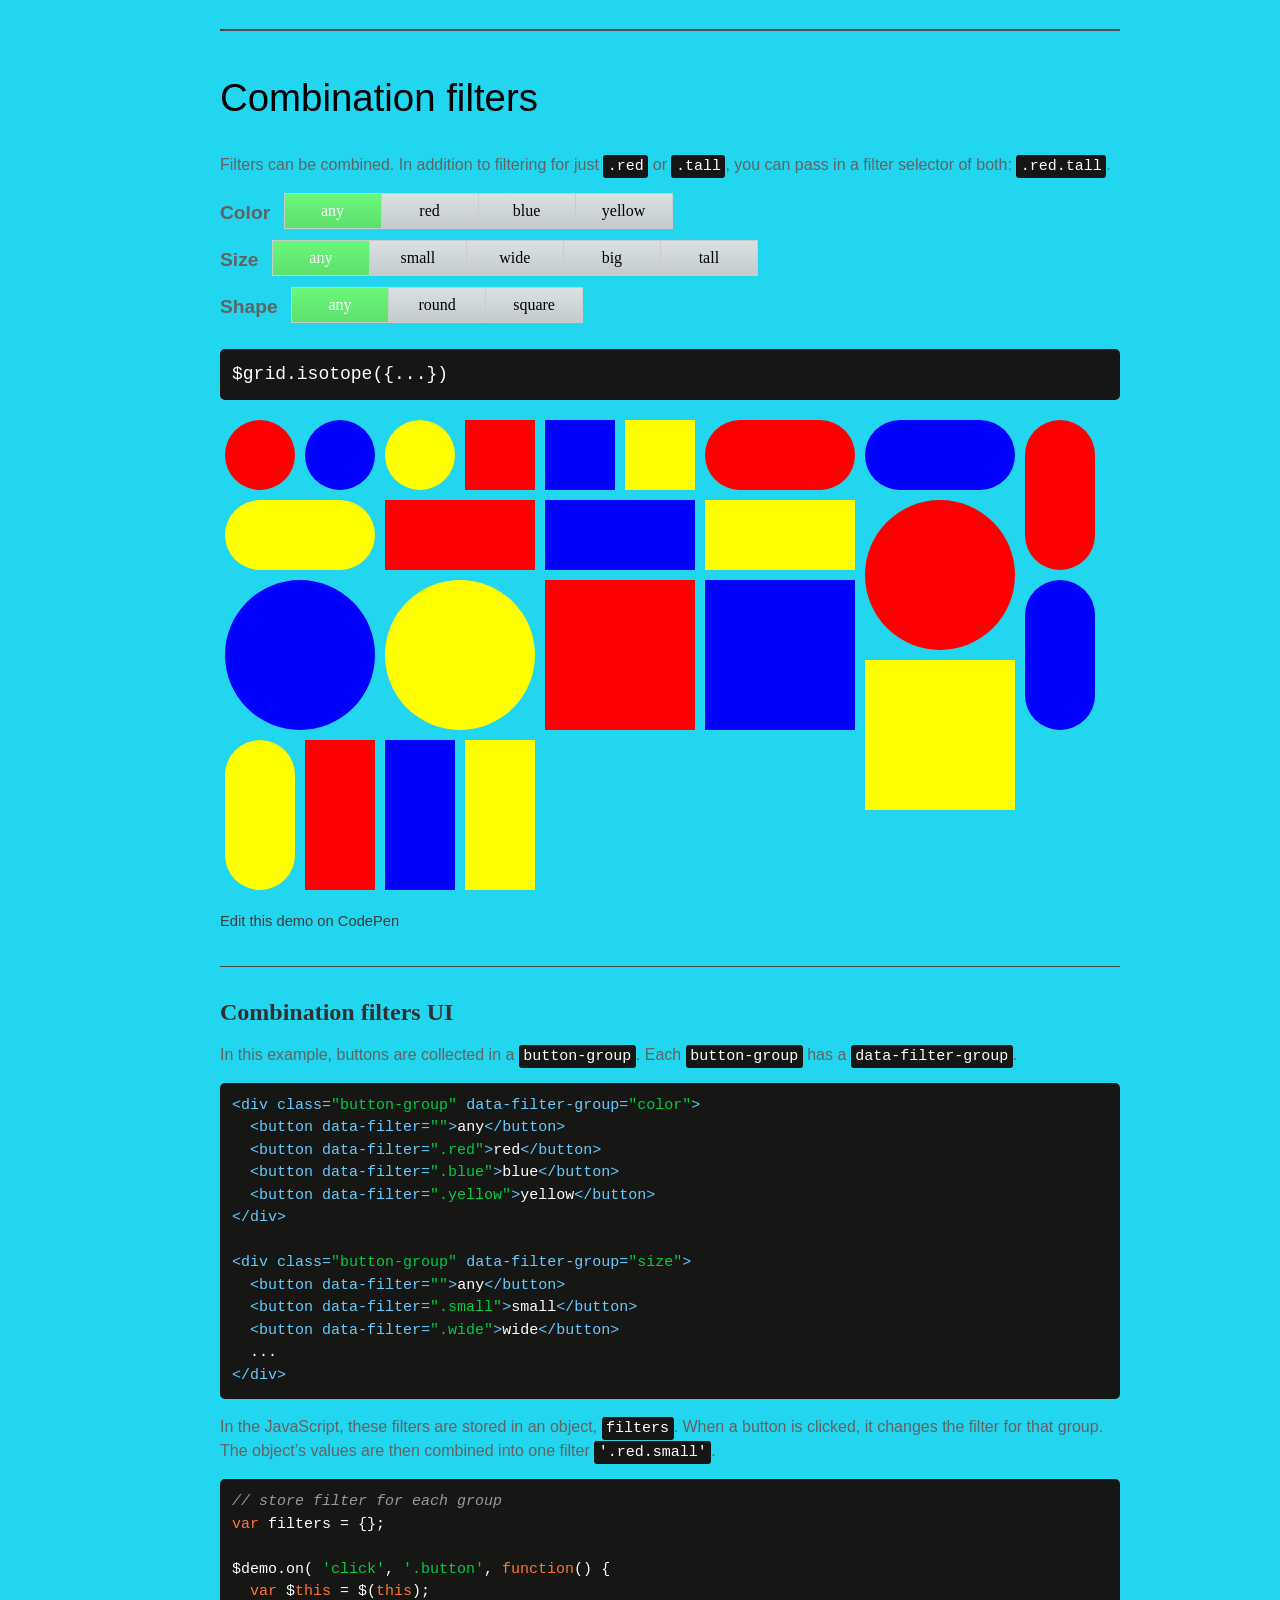
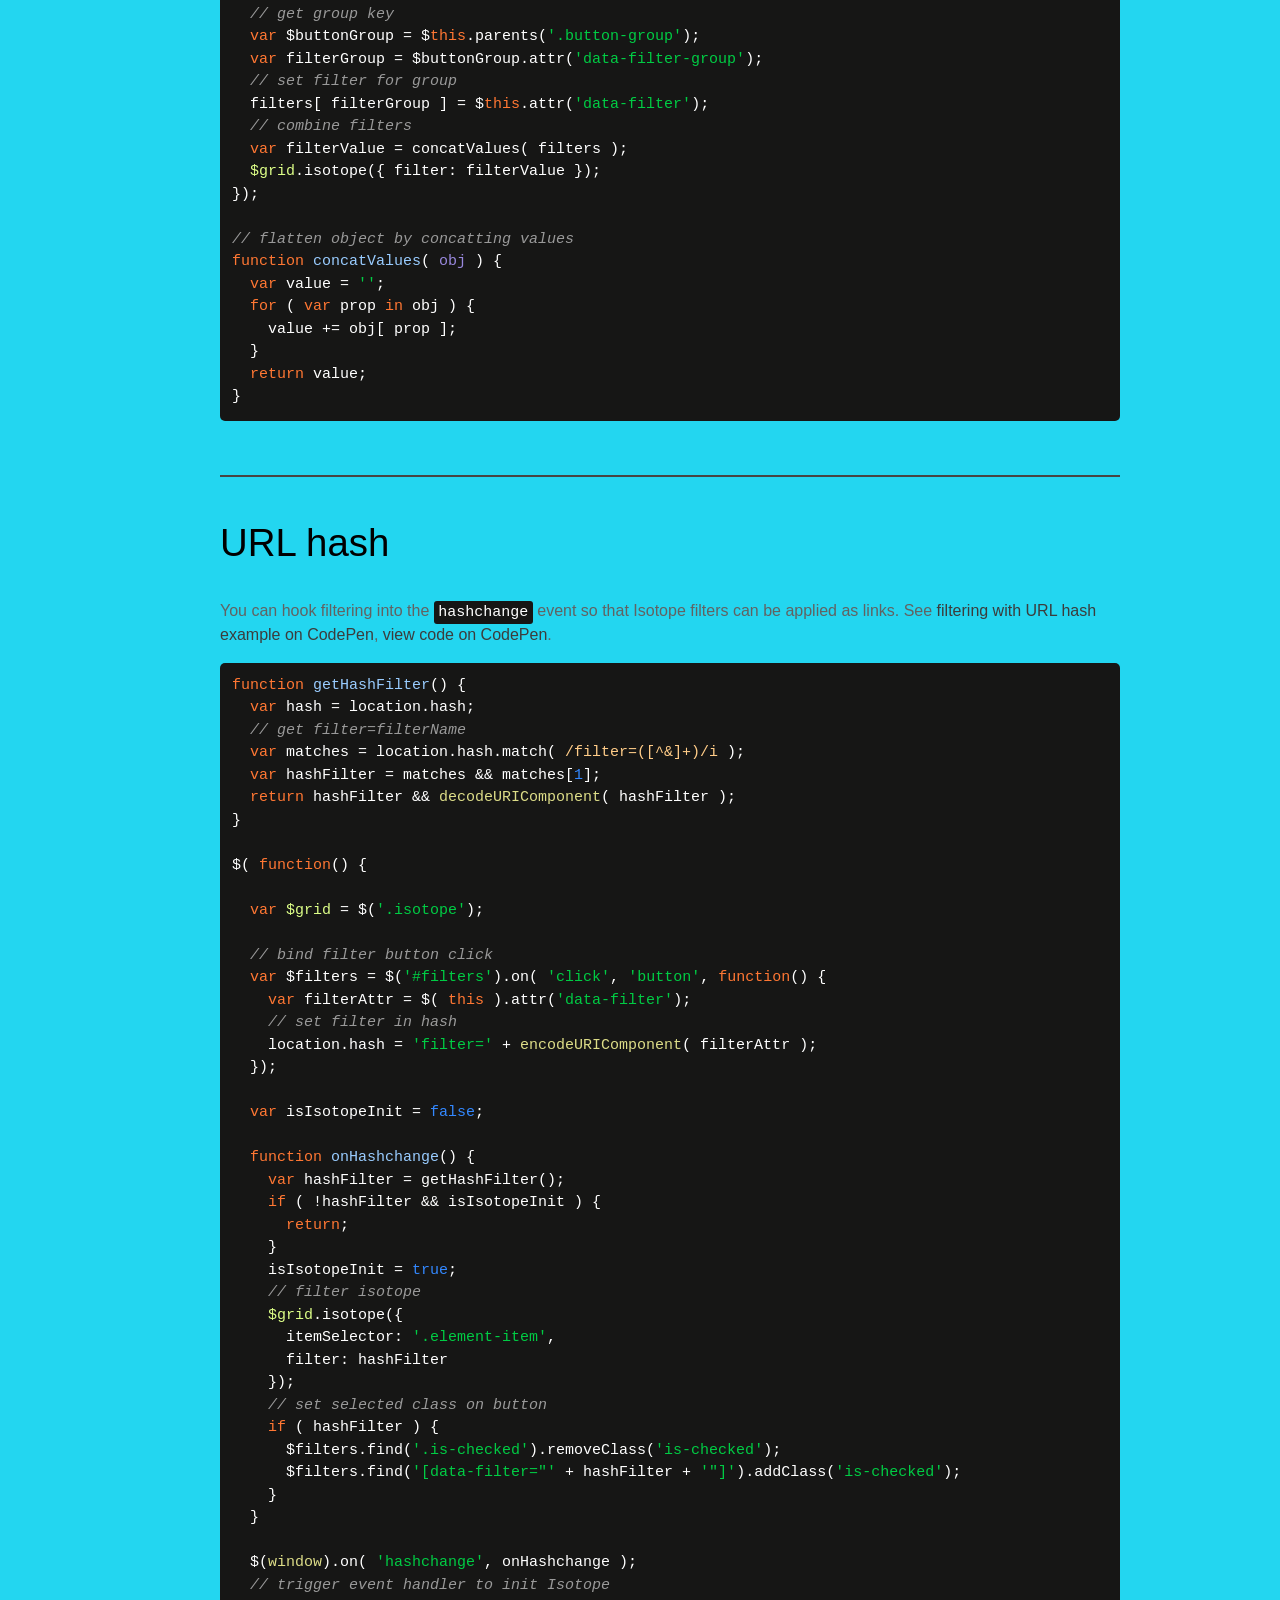
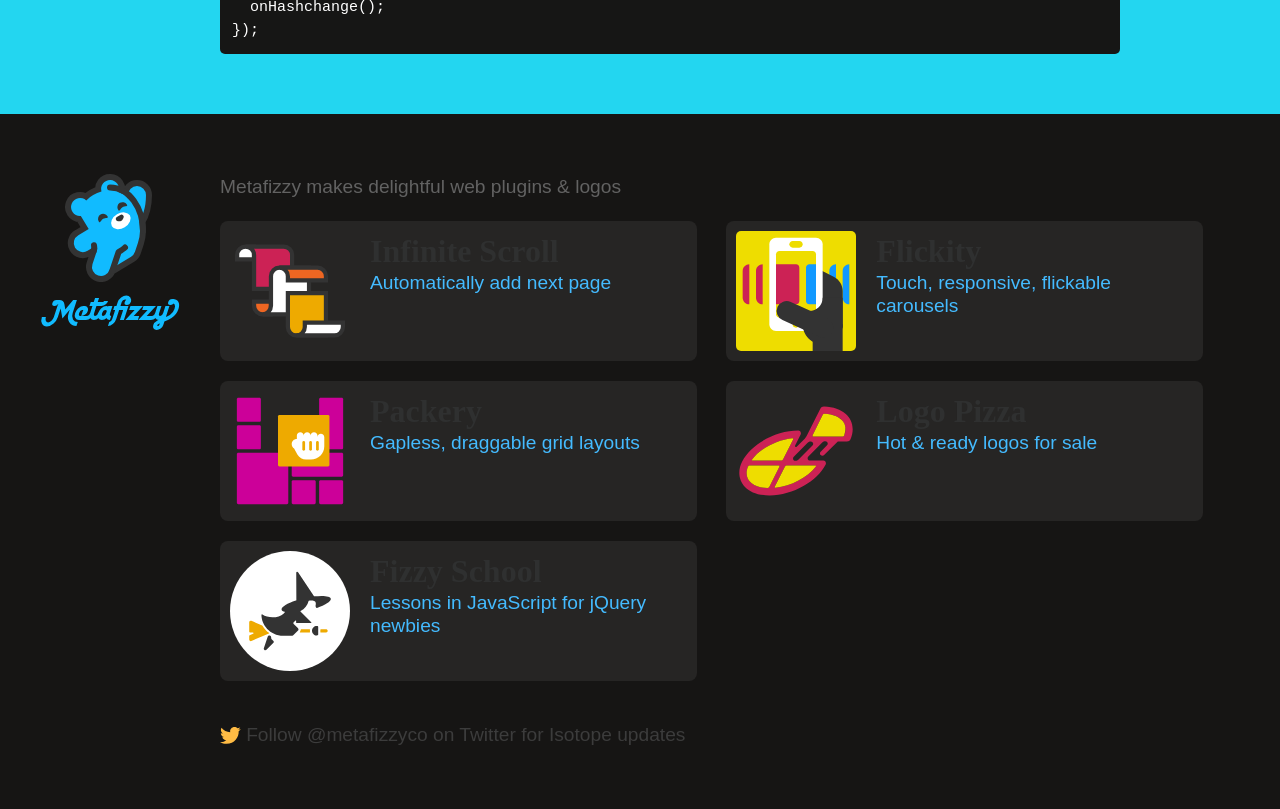
<file: filtering.html>
<!doctype html>
<html class="export" lang="en">
<head>
  <meta charset="utf-8">
  <meta http-equiv="x-ua-compatible" content="ie=edge">
  <meta name="viewport" content="width=device-width">
  <meta name="description" content="filter &amp; sort magical layouts">

  <title>Isotope &#xB7; Filtering</title>

    <!-- Isotope does not require any CSS files -->
    <link rel="stylesheet" href="css/isotope-docs.css?6" media="screen">

  <meta name="twitter:card" content="summary">
  <meta name="twitter:site" content="@metafizzyco">
  <meta name="twitter:url" content="https://isotope.metafizzy.co/.html">
  <meta name="twitter:title" content="Isotope Filtering">
  <meta name="twitter:description" content="Filter &amp; sort magical layouts">

</head>
<body class="page--filtering">


  <div class="nav">
    <h1 class="nav__title"><a href=".">Isotope</a></h1>
  
    <ol class="site-nav">
      <li class="site-nav__item site-nav__item--filtering">
        <a class="site-nav__item__link" href="filtering.html">Filtering</a></li>
      <li class="site-nav__item site-nav__item--sorting">
        <a class="site-nav__item__link" href="sorting.html">Sorting</a></li>
      <li class="site-nav__item site-nav__item--layout ">
        <a class="site-nav__item__link" href="layout.html">Layout</a>
      </li>
      <li class="site-nav__item site-nav__item--layout-modes sub-nav-parent">
        <a class="site-nav__item__link" href="layout-modes.html">Layout modes</a>
        <ul class="sub-nav">
            <li class="sub-nav__item sub-nav__item--masonry">
              <a class="sub-nav__item__link" href="layout-modes/masonry.html">masonry</a></li>
            <li class="sub-nav__item sub-nav__item--fitrows">
              <a class="sub-nav__item__link" href="layout-modes/fitrows.html">fitRows</a></li>
            <li class="sub-nav__item sub-nav__item--vertical">
              <a class="sub-nav__item__link" href="layout-modes/vertical.html">vertical</a></li>
            <li class="sub-nav__item sub-nav__item--packery">
              <a class="sub-nav__item__link" href="layout-modes/packery.html">packery</a></li>
            <li class="sub-nav__item sub-nav__item--cellsbyrow">
              <a class="sub-nav__item__link" href="layout-modes/cellsbyrow.html">cellsByRow</a></li>
            <li class="sub-nav__item sub-nav__item--masonryhorizontal">
              <a class="sub-nav__item__link" href="layout-modes/masonryhorizontal.html">masonryHorizontal</a></li>
            <li class="sub-nav__item sub-nav__item--fitcolumns">
              <a class="sub-nav__item__link" href="layout-modes/fitcolumns.html">fitColumns</a></li>
            <li class="sub-nav__item sub-nav__item--cellsbycolumn">
              <a class="sub-nav__item__link" href="layout-modes/cellsbycolumn.html">cellsByColumn</a></li>
            <li class="sub-nav__item sub-nav__item--horiz">
              <a class="sub-nav__item__link" href="layout-modes/horiz.html">horiz</a></li>
        </ul>
      </li>
      <li class="site-nav__item site-nav__item--options">
        <a class="site-nav__item__link" href="options.html">Options</a></li>
      <li class="site-nav__item site-nav__item--methods">
        <a class="site-nav__item__link" href="methods.html">Methods</a></li>
      <li class="site-nav__item site-nav__item--events">
        <a class="site-nav__item__link" href="events.html">Events</a></li>
      <li class="site-nav__item site-nav__item--extras">
        <a class="site-nav__item__link" href="extras.html">Extras</a></li>
      <li class="site-nav__item site-nav__item--license">
        <a class="site-nav__item__link" href="license.html">License</a></li>
      <li class="site-nav__item site-nav__item--faq">
        <a class="site-nav__item__link" href="faq.html">FAQ</a></li>
    </ol>
  
    <ul class="page-nav" data-js="page-nav">
<li class="page-nav__item page-nav__item--h2"><a href="#selectors">Selectors</a></li>
<li class="page-nav__item page-nav__item--h3"><a href="#jquery-selectors">jQuery selectors</a></li>
<li class="page-nav__item page-nav__item--h2"><a href="#functions">Functions</a></li>
<li class="page-nav__item page-nav__item--h2"><a href="#ui">UI</a></li>
<li class="page-nav__item page-nav__item--h3"><a href="#filter-functions">Filter functions</a></li>
<li class="page-nav__item page-nav__item--h3"><a href="#other-ui">Other UI</a></li>
<li class="page-nav__item page-nav__item--h2"><a href="#combination-filters">Combination filters</a></li>
<li class="page-nav__item page-nav__item--h3"><a href="#combination-filters-ui">Combination filters UI</a></li>
<li class="page-nav__item page-nav__item--h2"><a href="#url-hash">URL hash</a></li>
</ul>
  </div>


  <div id="content" class="main">
    <div class="container">
        <h1>Filtering</h1>


<p>Isotope can hide and show item elements with the <code>filter</code> option. Items that match that filter will be shown. Items that do not match will be hidden.</p>

<div class="big-demo go-wide" data-js="filtering-demo">
  <div class="filter-button-group button-group js-radio-button-group">
    <button class="button is-checked" data-filter="*">show all</button>
    <button class="button" data-filter=".metal">metal</button>
    <button class="button" data-filter=".transition">transition</button>
    <button class="button" data-filter=".alkali, .alkaline-earth">alkali &amp; alkaline-earth</button>
    <button class="button" data-filter=":not(.transition)">not transition</button>
    <button class="button" data-filter=".metal:not(.transition)">metal but not transition</button>
    <button class="button" data-filter="numberGreaterThan50">number &gt; 50</button>
    <button class="button" data-filter="ium">name ends with &#x2013;ium</button>
  </div>

  <pre class="code-display"><code>$grid.isotope({...})</code></pre>

  <div class="grid">
      <div class="element-item transition metal " data-category="transition">
        <h5 class="name">Mercury</h5>
        <p class="symbol">Hg</p>
        <p class="number">80</p>
        <p class="weight">200.59</p>
      </div>
      <div class="element-item metalloid " data-category="metalloid">
        <h5 class="name">Tellurium</h5>
        <p class="symbol">Te</p>
        <p class="number">52</p>
        <p class="weight">127.6</p>
      </div>
      <div class="element-item post-transition metal " data-category="post-transition">
        <h5 class="name">Bismuth</h5>
        <p class="symbol">Bi</p>
        <p class="number">83</p>
        <p class="weight">208.980</p>
      </div>
      <div class="element-item post-transition metal " data-category="post-transition">
        <h5 class="name">Lead</h5>
        <p class="symbol">Pb</p>
        <p class="number">82</p>
        <p class="weight">207.2</p>
      </div>
      <div class="element-item transition metal " data-category="transition">
        <h5 class="name">Gold</h5>
        <p class="symbol">Au</p>
        <p class="number">79</p>
        <p class="weight">196.967</p>
      </div>
      <div class="element-item alkali metal " data-category="alkali">
        <h5 class="name">Potassium</h5>
        <p class="symbol">K</p>
        <p class="number">19</p>
        <p class="weight">39.0983</p>
      </div>
      <div class="element-item alkali metal " data-category="alkali">
        <h5 class="name">Sodium</h5>
        <p class="symbol">Na</p>
        <p class="number">11</p>
        <p class="weight">22.99</p>
      </div>
      <div class="element-item transition metal " data-category="transition">
        <h5 class="name">Cadmium</h5>
        <p class="symbol">Cd</p>
        <p class="number">48</p>
        <p class="weight">112.411</p>
      </div>
      <div class="element-item alkaline-earth metal " data-category="alkaline-earth">
        <h5 class="name">Calcium</h5>
        <p class="symbol">Ca</p>
        <p class="number">20</p>
        <p class="weight">40.078</p>
      </div>
      <div class="element-item transition metal " data-category="transition">
        <h5 class="name">Rhenium</h5>
        <p class="symbol">Re</p>
        <p class="number">75</p>
        <p class="weight">186.207</p>
      </div>
      <div class="element-item post-transition metal " data-category="post-transition">
        <h5 class="name">Thallium</h5>
        <p class="symbol">Tl</p>
        <p class="number">81</p>
        <p class="weight">204.383</p>
      </div>
      <div class="element-item metalloid " data-category="metalloid">
        <h5 class="name">Antimony</h5>
        <p class="symbol">Sb</p>
        <p class="number">51</p>
        <p class="weight">121.76</p>
      </div>
      <div class="element-item transition metal " data-category="transition">
        <h5 class="name">Cobalt</h5>
        <p class="symbol">Co</p>
        <p class="number">27</p>
        <p class="weight">58.933</p>
      </div>
      <div class="element-item lanthanoid metal inner-transition " data-category="lanthanoid">
        <h5 class="name">Ytterbium</h5>
        <p class="symbol">Yb</p>
        <p class="number">70</p>
        <p class="weight">173.054</p>
      </div>
      <div class="element-item noble-gas nonmetal " data-category="noble-gas">
        <h5 class="name">Argon</h5>
        <p class="symbol">Ar</p>
        <p class="number">18</p>
        <p class="weight">39.948</p>
      </div>
      <div class="element-item diatomic nonmetal " data-category="diatomic">
        <h5 class="name">Nitrogen</h5>
        <p class="symbol">N</p>
        <p class="number">7</p>
        <p class="weight">14.007</p>
      </div>
      <div class="element-item actinoid metal inner-transition " data-category="actinoid">
        <h5 class="name">Uranium</h5>
        <p class="symbol">U</p>
        <p class="number">92</p>
        <p class="weight">238.029</p>
      </div>
      <div class="element-item actinoid metal inner-transition " data-category="actinoid">
        <h5 class="name">Plutonium</h5>
        <p class="symbol">Pu</p>
        <p class="number">94</p>
        <p class="weight">(244)</p>
      </div>
  </div>

  <p class="edit-demo">
      <a href="https://codepen.io/desandro/pen/Ehgij">Edit this demo</a>
      or <a href="https://codepen.io/desandro/pen/BgcCD">vanilla JS demo</a> on CodePen
  </p>
</div>


<h2 id="selectors">Selectors</h2>

<p>The simplest way to filter items is with selectors, like classes. For example, each item element can have several identifying classes: <code>transition</code>, <code>metal</code>, <code>lanthanoid</code>, <code>alkali</code>, etc.</p>

<pre><code class="html"><span class="tag">&lt;<span class="name">div</span> <span class="attr">class</span>=<span class="string">&quot;grid&quot;</span>&gt;</span>
  <span class="tag">&lt;<span class="name">div</span> <span class="attr">class</span>=<span class="string">&quot;element-item transition metal&quot;</span>&gt;</span>...<span class="tag">&lt;/<span class="name">div</span>&gt;</span>
  <span class="tag">&lt;<span class="name">div</span> <span class="attr">class</span>=<span class="string">&quot;element-item post-transition metal&quot;</span>&gt;</span>...<span class="tag">&lt;/<span class="name">div</span>&gt;</span>
  <span class="tag">&lt;<span class="name">div</span> <span class="attr">class</span>=<span class="string">&quot;element-item alkali metal&quot;</span>&gt;</span>...<span class="tag">&lt;/<span class="name">div</span>&gt;</span>
  <span class="tag">&lt;<span class="name">div</span> <span class="attr">class</span>=<span class="string">&quot;element-item transition metal&quot;</span>&gt;</span>...<span class="tag">&lt;/<span class="name">div</span>&gt;</span>
  <span class="tag">&lt;<span class="name">div</span> <span class="attr">class</span>=<span class="string">&quot;element-item lanthanoid metal inner-transition&quot;</span>&gt;</span>...<span class="tag">&lt;/<span class="name">div</span>&gt;</span>
  <span class="tag">&lt;<span class="name">div</span> <span class="attr">class</span>=<span class="string">&quot;element-item halogen nonmetal&quot;</span>&gt;</span>...<span class="tag">&lt;/<span class="name">div</span>&gt;</span>
  <span class="tag">&lt;<span class="name">div</span> <span class="attr">class</span>=<span class="string">&quot;element-item alkaline-earth metal&quot;</span>&gt;</span>...<span class="tag">&lt;/<span class="name">div</span>&gt;</span>
  ...
<span class="tag">&lt;/<span class="name">div</span>&gt;</span>
</code></pre>

<p>Set a selector with the <code>filter</code> option. Items that match the selector will be shown. Items that do not match will be hidden. </p>

<pre><code class="js"><span class="comment">// filter .metal items</span>
<span class="jquery_var">$grid</span>.isotope({ <span class="attr">filter</span>: <span class="string">&apos;.metal&apos;</span> });

<span class="comment">// filter .alkali OR .alkaline-earth items</span>
<span class="jquery_var">$grid</span>.isotope({ <span class="attr">filter</span>: <span class="string">&apos;.alkali, .alkaline-earth&apos;</span> });

<span class="comment">// filter .metal AND .transition items</span>
<span class="jquery_var">$grid</span>.isotope({ <span class="attr">filter</span>: <span class="string">&apos;.metal.transition&apos;</span> });

<span class="comment">// show all items</span>
<span class="jquery_var">$grid</span>.isotope({ <span class="attr">filter</span>: <span class="string">&apos;*&apos;</span> });

</code></pre>


<h3 id="jquery-selectors">jQuery selectors</h3>

<p>Isotope uses jQuery to filter items (if jQuery is present). You can filter items with <a href="http://api.jquery.com/category/selectors/">jQuery selectors</a>.</p>

<pre><code class="js"><span class="comment">// filter .metal items that are NOT .transition</span>
<span class="jquery_var">$grid</span>.isotope({ <span class="attr">filter</span>: <span class="string">&apos;.metal:not(.transition)&apos;</span> });
</code></pre>


<h2 id="functions">Functions</h2>

<p>You can filter with functions. The example at the top of this page uses a function to filter items when the item&#x2019;s number is greater than 50.</p>

<pre><code class="html"><span class="tag">&lt;<span class="name">div</span> <span class="attr">class</span>=<span class="string">&quot;grid&quot;</span>&gt;</span>
  <span class="tag">&lt;<span class="name">div</span> <span class="attr">class</span>=<span class="string">&quot;element-item ...&quot;</span>&gt;</span><span class="tag">&lt;<span class="name">p</span> <span class="attr">class</span>=<span class="string">&quot;number&quot;</span>&gt;</span>80<span class="tag">&lt;/<span class="name">p</span>&gt;</span><span class="tag">&lt;/<span class="name">div</span>&gt;</span>
  <span class="tag">&lt;<span class="name">div</span> <span class="attr">class</span>=<span class="string">&quot;element-item ...&quot;</span>&gt;</span><span class="tag">&lt;<span class="name">p</span> <span class="attr">class</span>=<span class="string">&quot;number&quot;</span>&gt;</span>42<span class="tag">&lt;/<span class="name">p</span>&gt;</span><span class="tag">&lt;/<span class="name">div</span>&gt;</span>
  <span class="tag">&lt;<span class="name">div</span> <span class="attr">class</span>=<span class="string">&quot;element-item ...&quot;</span>&gt;</span><span class="tag">&lt;<span class="name">p</span> <span class="attr">class</span>=<span class="string">&quot;number&quot;</span>&gt;</span>20<span class="tag">&lt;/<span class="name">p</span>&gt;</span><span class="tag">&lt;/<span class="name">div</span>&gt;</span>
  <span class="tag">&lt;<span class="name">div</span> <span class="attr">class</span>=<span class="string">&quot;element-item ...&quot;</span>&gt;</span><span class="tag">&lt;<span class="name">p</span> <span class="attr">class</span>=<span class="string">&quot;number&quot;</span>&gt;</span>75<span class="tag">&lt;/<span class="name">p</span>&gt;</span><span class="tag">&lt;/<span class="name">div</span>&gt;</span>
  ...
<span class="tag">&lt;/<span class="name">div</span>&gt;</span>
</code></pre>

<p>If you use jQuery, you can filter with <a href="http://api.jquery.com/is/#is-functionindex">functions in jQuery</a>.</p>

<pre><code class="js"><span class="jquery_var">$grid</span>.isotope({
  <span class="comment">// filter element with numbers greater than 50</span>
  filter: <span class="function"><span class="keyword">function</span>(<span class="params"></span>) </span>{
    <span class="comment">// _this_ is the item element. Get text of element&apos;s .number</span>
    <span class="keyword">var</span> number = $(<span class="keyword">this</span>).find(<span class="string">&apos;.number&apos;</span>).text();
    <span class="comment">// return true to show, false to hide</span>
    <span class="keyword">return</span> <span class="built_in">parseInt</span>( number, <span class="number">10</span> ) &gt; <span class="number">50</span>;
  }
})
</code></pre>

<p>You can still filter with functions if you don&#x2019;t use jQuery.</p>

<pre><code class="js"><span class="isotope_var">iso</span>.arrange({
  <span class="comment">// item element provided as argument</span>
  filter: <span class="function"><span class="keyword">function</span>(<span class="params"> itemElem </span>) </span>{
    <span class="keyword">var</span> number = itemElem.querySelector(<span class="string">&apos;.number&apos;</span>).innerText;
    <span class="keyword">return</span> <span class="built_in">parseInt</span>( number, <span class="number">10</span> ) &gt; <span class="number">50</span>;
  }
});
</code></pre>


<h2 id="ui">UI</h2>

<p>The example at the top uses buttons for UI. Each button has its filter set in the <code>data-filter</code> attribute.</p>

<pre><code class="html"><span class="tag">&lt;<span class="name">div</span> <span class="attr">class</span>=<span class="string">&quot;button-group filter-button-group&quot;</span>&gt;</span>
  <span class="tag">&lt;<span class="name">button</span> <span class="attr">data-filter</span>=<span class="string">&quot;*&quot;</span>&gt;</span>show all<span class="tag">&lt;/<span class="name">button</span>&gt;</span>
  <span class="tag">&lt;<span class="name">button</span> <span class="attr">data-filter</span>=<span class="string">&quot;.metal&quot;</span>&gt;</span>metal<span class="tag">&lt;/<span class="name">button</span>&gt;</span>
  <span class="tag">&lt;<span class="name">button</span> <span class="attr">data-filter</span>=<span class="string">&quot;.transition&quot;</span>&gt;</span>transition<span class="tag">&lt;/<span class="name">button</span>&gt;</span>
  <span class="tag">&lt;<span class="name">button</span> <span class="attr">data-filter</span>=<span class="string">&quot;.alkali, .alkaline-earth&quot;</span>&gt;</span>alkali &amp; alkaline-earth<span class="tag">&lt;/<span class="name">button</span>&gt;</span>
  <span class="tag">&lt;<span class="name">button</span> <span class="attr">data-filter</span>=<span class="string">&quot;:not(.transition)&quot;</span>&gt;</span>not transition<span class="tag">&lt;/<span class="name">button</span>&gt;</span>
  <span class="tag">&lt;<span class="name">button</span> <span class="attr">data-filter</span>=<span class="string">&quot;.metal:not(.transition)&quot;</span>&gt;</span>metal but not transition<span class="tag">&lt;/<span class="name">button</span>&gt;</span>
<span class="tag">&lt;/<span class="name">div</span>&gt;</span>
</code></pre>

<p>In the JS, we can use that filter when a button is clicked.</p>

<pre><code class="js"><span class="comment">// init Isotope</span>
<span class="keyword">var</span> <span class="jquery_var">$grid</span> = $(<span class="string">&apos;.grid&apos;</span>).isotope({
  <span class="comment">// options</span>
});
<span class="comment">// filter items on button click</span>
$(<span class="string">&apos;.filter-button-group&apos;</span>).on( <span class="string">&apos;click&apos;</span>, <span class="string">&apos;button&apos;</span>, <span class="function"><span class="keyword">function</span>(<span class="params"></span>) </span>{
  <span class="keyword">var</span> filterValue = $(<span class="keyword">this</span>).attr(<span class="string">&apos;data-filter&apos;</span>);
  <span class="jquery_var">$grid</span>.isotope({ <span class="attr">filter</span>: filterValue });
});
</code></pre>

<h3 id="filter-functions">Filter functions</h3>

<p>To filter with a function, use a keyword and map it to an object.</p>

<pre><code class="html"><span class="tag">&lt;<span class="name">button</span> <span class="attr">data-filter</span>=<span class="string">&quot;numberGreaterThan50&quot;</span>&gt;</span>number &gt; 50<span class="tag">&lt;/<span class="name">button</span>&gt;</span>
<span class="tag">&lt;<span class="name">button</span> <span class="attr">data-filter</span>=<span class="string">&quot;ium&quot;</span>&gt;</span>name ends with -ium<span class="tag">&lt;/<span class="name">button</span>&gt;</span>
</code></pre>

<pre><code class="js"><span class="comment">// hash of functions that match data-filter values</span>
<span class="keyword">var</span> filterFns = {
  <span class="comment">// show if number is greater than 50</span>
  numberGreaterThan50: <span class="function"><span class="keyword">function</span>(<span class="params"></span>) </span>{
    <span class="keyword">var</span> number = $(<span class="keyword">this</span>).find(<span class="string">&apos;.number&apos;</span>).text();
    <span class="keyword">return</span> <span class="built_in">parseInt</span>( number, <span class="number">10</span> ) &gt; <span class="number">50</span>;
  },
  <span class="comment">// show if name ends with -ium</span>
  ium: <span class="function"><span class="keyword">function</span>(<span class="params"></span>) </span>{
    <span class="keyword">var</span> name = $(<span class="keyword">this</span>).find(<span class="string">&apos;.name&apos;</span>).text();
    <span class="keyword">return</span> name.match( <span class="regexp">/ium$/</span> );
  }
};

<span class="comment">// filter items on button click</span>
$(<span class="string">&apos;.filter-button-group&apos;</span>).on( <span class="string">&apos;click&apos;</span>, <span class="string">&apos;button&apos;</span>, <span class="function"><span class="keyword">function</span>(<span class="params"></span>) </span>{
  <span class="keyword">var</span> filterValue = $(<span class="keyword">this</span>).attr(<span class="string">&apos;data-filter&apos;</span>);
  <span class="comment">// use filter function if value matches</span>
  filterValue = filterFns[ filterValue ] || filterValue;
  <span class="jquery_var">$grid</span>.isotope({ <span class="attr">filter</span>: filterValue });
});
</code></pre>

<h3 id="other-ui">Other UI</h3>

<p>Your UI does not have to be buttons. You can use <code>&lt;select&gt;</code>s, radio inputs,  and other options.</p>

<ul>
  <li><a href="http://codepen.io/desandro/pen/jubmr">Select example</a></li>
  <li><a href="http://codepen.io/desandro/pen/qlwyL">Radio input example</a></li>
  <li><a href="http://codepen.io/desandro/pen/wfaGu">Filtering with a quick-search</a></li>
  <li><a href="http://codepen.io/desandro/pen/JGKyrY">Inclusive combination filters with checkboxes</a></li>
  <li><a href="http://codepen.io/desandro/pen/zrMXQv">Inclusive combination filters with toggle buttons</a></li>
</ul>


<h2 id="combination-filters">Combination filters</h2>

<p>Filters can be combined. In addition to filtering for just <code>.red</code> or <code>.tall</code>, you can pass in a filter selector of both: <code>.red.tall</code>.</p>

<div class="big-demo" data-js="combination-filters">

  <div class="ui-group">
    <p class="ui-group__title">Color</p>
    <div class="button-group js-radio-button-group" data-filter-group="color">
      <button class="button is-checked" data-filter="">any</button>
        <button class="button" data-filter=".red">red</button>
        <button class="button" data-filter=".blue">blue</button>
        <button class="button" data-filter=".yellow">yellow</button>
    </div>
  </div>

  <div class="ui-group">
    <p class="ui-group__title">Size</p>
    <div class="button-group js-radio-button-group" data-filter-group="size">
      <button class="button is-checked" data-filter="">any</button>
        <button class="button" data-filter=".small">small</button>
        <button class="button" data-filter=".wide">wide</button>
        <button class="button" data-filter=".big">big</button>
        <button class="button" data-filter=".tall">tall</button>
    </div>
  </div>

  <div class="ui-group">
    <p class="ui-group__title">Shape</p>
    <div class="button-group js-radio-button-group" data-filter-group="shape">
      <button class="button is-checked" data-filter="">any</button>
        <button class="button" data-filter=".round">round</button>
        <button class="button" data-filter=".square">square</button>
    </div>
  </div>

  <pre class="code-display"><code>$grid.isotope({...})</code></pre>

  <div class="grid">
            <div class="color-shape small round red"></div>
            <div class="color-shape small round blue"></div>
            <div class="color-shape small round yellow"></div>
            <div class="color-shape small square red"></div>
            <div class="color-shape small square blue"></div>
            <div class="color-shape small square yellow"></div>
            <div class="color-shape wide round red"></div>
            <div class="color-shape wide round blue"></div>
            <div class="color-shape wide round yellow"></div>
            <div class="color-shape wide square red"></div>
            <div class="color-shape wide square blue"></div>
            <div class="color-shape wide square yellow"></div>
            <div class="color-shape big round red"></div>
            <div class="color-shape big round blue"></div>
            <div class="color-shape big round yellow"></div>
            <div class="color-shape big square red"></div>
            <div class="color-shape big square blue"></div>
            <div class="color-shape big square yellow"></div>
            <div class="color-shape tall round red"></div>
            <div class="color-shape tall round blue"></div>
            <div class="color-shape tall round yellow"></div>
            <div class="color-shape tall square red"></div>
            <div class="color-shape tall square blue"></div>
            <div class="color-shape tall square yellow"></div>
  </div>

  <p class="edit-demo">
      <a href="https://codepen.io/desandro/pen/JEojz">Edit this demo on CodePen</a>
  </p>
</div>

<h3 id="combination-filters-ui">Combination filters UI</h3>

<p>In this example, buttons are collected in a <code>button-group</code>. Each <code>button-group</code> has a <code>data-filter-group</code>.</p>

<pre><code class="html"><span class="tag">&lt;<span class="name">div</span> <span class="attr">class</span>=<span class="string">&quot;button-group&quot;</span> <span class="attr">data-filter-group</span>=<span class="string">&quot;color&quot;</span>&gt;</span>
  <span class="tag">&lt;<span class="name">button</span> <span class="attr">data-filter</span>=<span class="string">&quot;&quot;</span>&gt;</span>any<span class="tag">&lt;/<span class="name">button</span>&gt;</span>
  <span class="tag">&lt;<span class="name">button</span> <span class="attr">data-filter</span>=<span class="string">&quot;.red&quot;</span>&gt;</span>red<span class="tag">&lt;/<span class="name">button</span>&gt;</span>
  <span class="tag">&lt;<span class="name">button</span> <span class="attr">data-filter</span>=<span class="string">&quot;.blue&quot;</span>&gt;</span>blue<span class="tag">&lt;/<span class="name">button</span>&gt;</span>
  <span class="tag">&lt;<span class="name">button</span> <span class="attr">data-filter</span>=<span class="string">&quot;.yellow&quot;</span>&gt;</span>yellow<span class="tag">&lt;/<span class="name">button</span>&gt;</span>
<span class="tag">&lt;/<span class="name">div</span>&gt;</span>

<span class="tag">&lt;<span class="name">div</span> <span class="attr">class</span>=<span class="string">&quot;button-group&quot;</span> <span class="attr">data-filter-group</span>=<span class="string">&quot;size&quot;</span>&gt;</span>
  <span class="tag">&lt;<span class="name">button</span> <span class="attr">data-filter</span>=<span class="string">&quot;&quot;</span>&gt;</span>any<span class="tag">&lt;/<span class="name">button</span>&gt;</span>
  <span class="tag">&lt;<span class="name">button</span> <span class="attr">data-filter</span>=<span class="string">&quot;.small&quot;</span>&gt;</span>small<span class="tag">&lt;/<span class="name">button</span>&gt;</span>
  <span class="tag">&lt;<span class="name">button</span> <span class="attr">data-filter</span>=<span class="string">&quot;.wide&quot;</span>&gt;</span>wide<span class="tag">&lt;/<span class="name">button</span>&gt;</span>
  ...
<span class="tag">&lt;/<span class="name">div</span>&gt;</span>
</code></pre>

<p>In the JavaScript, these filters are stored in an object, <code>filters</code>. When a button is clicked, it changes the filter for that group. The object&#x2019;s values are then combined into one filter <code>&apos;.red.small&apos;</code>.</p>

<pre><code class="js"><span class="comment">// store filter for each group</span>
<span class="keyword">var</span> filters = {};

$demo.on( <span class="string">&apos;click&apos;</span>, <span class="string">&apos;.button&apos;</span>, <span class="function"><span class="keyword">function</span>(<span class="params"></span>) </span>{
  <span class="keyword">var</span> $<span class="keyword">this</span> = $(<span class="keyword">this</span>);
  <span class="comment">// get group key</span>
  <span class="keyword">var</span> $buttonGroup = $<span class="keyword">this</span>.parents(<span class="string">&apos;.button-group&apos;</span>);
  <span class="keyword">var</span> filterGroup = $buttonGroup.attr(<span class="string">&apos;data-filter-group&apos;</span>);
  <span class="comment">// set filter for group</span>
  filters[ filterGroup ] = $<span class="keyword">this</span>.attr(<span class="string">&apos;data-filter&apos;</span>);
  <span class="comment">// combine filters</span>
  <span class="keyword">var</span> filterValue = concatValues( filters );
  <span class="jquery_var">$grid</span>.isotope({ <span class="attr">filter</span>: filterValue });
});

<span class="comment">// flatten object by concatting values</span>
<span class="function"><span class="keyword">function</span> <span class="title">concatValues</span>(<span class="params"> obj </span>) </span>{
  <span class="keyword">var</span> value = <span class="string">&apos;&apos;</span>;
  <span class="keyword">for</span> ( <span class="keyword">var</span> prop <span class="keyword">in</span> obj ) {
    value += obj[ prop ];
  }
  <span class="keyword">return</span> value;
}
</code></pre>

<h2 id="url-hash">URL hash</h2>

<p>You can hook filtering into the <code>hashchange</code> event so that Isotope filters can be applied as links. See <a href="http://s.codepen.io/desandro/debug/vErxXj#filter=%3Anot(.transition)">filtering with URL hash example on CodePen</a>, <a href="http://codepen.io/desandro/pen/vErxXj">view code on CodePen</a>.</p>

<pre><code class="js"><span class="function"><span class="keyword">function</span> <span class="title">getHashFilter</span>(<span class="params"></span>) </span>{
  <span class="keyword">var</span> hash = location.hash;
  <span class="comment">// get filter=filterName</span>
  <span class="keyword">var</span> matches = location.hash.match( <span class="regexp">/filter=([^&amp;]+)/i</span> );
  <span class="keyword">var</span> hashFilter = matches &amp;&amp; matches[<span class="number">1</span>];
  <span class="keyword">return</span> hashFilter &amp;&amp; <span class="built_in">decodeURIComponent</span>( hashFilter );
}

$( <span class="function"><span class="keyword">function</span>(<span class="params"></span>) </span>{

  <span class="keyword">var</span> <span class="jquery_var">$grid</span> = $(<span class="string">&apos;.isotope&apos;</span>);

  <span class="comment">// bind filter button click</span>
  <span class="keyword">var</span> $filters = $(<span class="string">&apos;#filters&apos;</span>).on( <span class="string">&apos;click&apos;</span>, <span class="string">&apos;button&apos;</span>, <span class="function"><span class="keyword">function</span>(<span class="params"></span>) </span>{
    <span class="keyword">var</span> filterAttr = $( <span class="keyword">this</span> ).attr(<span class="string">&apos;data-filter&apos;</span>);
    <span class="comment">// set filter in hash</span>
    location.hash = <span class="string">&apos;filter=&apos;</span> + <span class="built_in">encodeURIComponent</span>( filterAttr );
  });

  <span class="keyword">var</span> isIsotopeInit = <span class="literal">false</span>;

  <span class="function"><span class="keyword">function</span> <span class="title">onHashchange</span>(<span class="params"></span>) </span>{
    <span class="keyword">var</span> hashFilter = getHashFilter();
    <span class="keyword">if</span> ( !hashFilter &amp;&amp; isIsotopeInit ) {
      <span class="keyword">return</span>;
    }
    isIsotopeInit = <span class="literal">true</span>;
    <span class="comment">// filter isotope</span>
    <span class="jquery_var">$grid</span>.isotope({
      <span class="attr">itemSelector</span>: <span class="string">&apos;.element-item&apos;</span>,
      <span class="attr">filter</span>: hashFilter
    });
    <span class="comment">// set selected class on button</span>
    <span class="keyword">if</span> ( hashFilter ) {
      $filters.find(<span class="string">&apos;.is-checked&apos;</span>).removeClass(<span class="string">&apos;is-checked&apos;</span>);
      $filters.find(<span class="string">&apos;[data-filter=&quot;&apos;</span> + hashFilter + <span class="string">&apos;&quot;]&apos;</span>).addClass(<span class="string">&apos;is-checked&apos;</span>);
    }
  }

  $(<span class="built_in">window</span>).on( <span class="string">&apos;hashchange&apos;</span>, onHashchange );
  <span class="comment">// trigger event handler to init Isotope</span>
  onHashchange();
});
</code></pre>
    </div>
  </div>

  <footer class="site-footer">
  
    <div class="container">
  
      <p class="site-footer__copy">Metafizzy makes delightful web plugins &amp; logos</p>
  
      <div class="showcase">
      
        <ul class="showcase-item-list">
      
            <li class="showcase-item">
              <a class="showcase-item__link" href="https://infinite-scroll.com">
                <div class="showcase-item__image">
                    <svg class="infinite-scroll-illo" xmlns="http://www.w3.org/2000/svg" viewbox="0 0 520 520" width="200" height="200">
                      <path class="infinite-scroll-illo__page infinite-scroll-illo__page--back" d="M90,110H10V90c0-22,18-40,40-40h40V110z"/>
                      <path class="infinite-scroll-illo__page infinite-scroll-illo__page--front1" d="M270,90L270,90c0-22-18-40-40-40h0H50h0c22,0,40,18,40,40v0v0v160h180V90z"/>
                      <path class="infinite-scroll-illo__page infinite-scroll-illo__page--front2" d="M170,330v-20H90v20v0c0,22,18,40,40,40h0h40V330z"/>
                      <path class="infinite-scroll-illo__page infinite-scroll-illo__page--back" d="M350,150H210c-22,0-40,18-40,40v140v0c0,22-18,40-40,40h0h220V150z"/>
                      <path class="infinite-scroll-illo__page infinite-scroll-illo__page--front3" d="M430,470V270H250v160c0,22,18,40,40,40H430z"/>
                      <path class="infinite-scroll-illo__page infinite-scroll-illo__page--front2" d="M250,190v20h180v-20c0-22-18-40-40-40H210h0C232,150,250,168,250,190L250,190z"/>
                      <path class="infinite-scroll-illo__page infinite-scroll-illo__page--back" d="M330,410v20v0c0,22-18,40-40,40h0h180c22,0,40-18,40-40v-20H330z"/>
                    </svg>
                </div>
                <div class="showcase-item__text">
                  <h3 class="showcase-item__title">Infinite Scroll</h3>
                  <p class="showcase-item__description">Automatically add next page</p>
                </div>
              </a>
            </li>
      
            <li class="showcase-item">
              <a class="showcase-item__link" href="https://flickity.metafizzy.co">
                <div class="showcase-item__image">
                    <svg class="flickity-illo" xmlns="http://www.w3.org/2000/svg" viewbox="0 0 360 360" width="100" height="100">
                      <path class="flickity-illo__color1" fill="#19F" d="M300 220L300 220c-11 0-20-9-20-20v-80c0-11 9-20 20-20h0V220z"/>
                      <path class="flickity-illo__color1" fill="#19F" d="M340 220L340 220c-11 0-20-9-20-20v-80c0-11 9-20 20-20h0V220z"/>
                      <path class="flickity-illo__color2" fill="#333" d="M320 290V180c0-18-10-35-27-43L240 110v180H320z"/>
                      <path class="flickity-illo__color3" fill="white" d="M240 300H120c-11 0-20-9-20-20V40c0-11 9-20 20-20h120c11 0 20 9 20 20v240C260 291 251 300 240 300z"/>
                      <path class="flickity-illo__color4" fill="#ED0" d="M230 260H130c-6 0-10-5-10-10V70c0-6 5-10 10-10h100c6 0 10 5 10 10v180 C240 256 236 260 230 260z"/>
                      <path class="flickity-illo__color2" fill="#333" d="M260 200h60v81c0 32-26 59-59 59h0c-34 0-61-27-61-61V240h20 C242 240 260 222 260 200L260 200z"/>
                      <path class="flickity-illo__color5" fill="#C25" d="M180 220h-60V100h60c6 0 10 5 10 10v100C190 216 186 220 180 220z"/>
                      <path class="flickity-illo__color1" fill="#19F" d="M240 220h-20c-6 0-10-5-10-10V110c0-6 5-10 10-10h20V220z"/>
                      <rect class="flickity-illo__color2" fill="#333" x="230" y="280" width="90" height="80"/>
                      <circle class="flickity-illo__color4" fill="#ED0" cx="180" cy="280" r="10"/>
                      <line class="flickity-illo__thumb" stroke="#333" stroke-width="60" stroke-linecap="round" x1="262" y1="290" x2="152" y2="240"/>
                      <path class="flickity-illo__color4" fill="#ED0" d="M190 50h-20c-6 0-10-5-10-10v0c0-6 5-10 10-10h20c6 0 10 5 10 10v0C200 46 196 50 190 50z"/>
                      <path class="flickity-illo__color5" fill="#C25" d="M80 220L80 220c-11 0-20-9-20-20v-80c0-11 9-20 20-20h0V220z"/>
                      <path class="flickity-illo__color5" fill="#C25" d="M40 220L40 220c-11 0-20-9-20-20v-80c0-11 9-20 20-20h0V220z"/>
                    </svg>
                </div>
                <div class="showcase-item__text">
                  <h3 class="showcase-item__title">Flickity</h3>
                  <p class="showcase-item__description">Touch, responsive, flickable carousels</p>
                </div>
              </a>
            </li>
      
            <li class="showcase-item">
              <a class="showcase-item__link" href="https://packery.metafizzy.co">
                <div class="showcase-item__image">
                    <svg class="packery-illo" xmlns="http://www.w3.org/2000/svg" viewbox="0 0 700 700" width="100" height="100">
                      <path class="packery-illo__item" fill="#C09" d="M172 180H48c-4 0-8-4-8-8V48c0-4 4-8 8-8h124c4 0 8 4 8 8v124C180 176 176 180 172 180z"/>
                      <path class="packery-illo__item" fill="#C09" d="M172 340H48c-4 0-8-4-8-8V208c0-4 4-8 8-8h124c4 0 8 4 8 8v124C180 336 176 340 172 340z"/>
                      <path class="packery-illo__item" fill="#C09" d="M492 660H368c-4 0-8-4-8-8V528c0-4 4-8 8-8h124c4 0 8 4 8 8v124C500 656 496 660 492 660z"/>
                      <path class="packery-illo__item" fill="#C09" d="M652 660H528c-4 0-8-4-8-8V528c0-4 4-8 8-8h124c4 0 8 4 8 8v124C660 656 656 660 652 660z"/>
                      <path class="packery-illo__item" fill="#C09" d="M652 500H368c-4 0-8-4-8-8V368c0-4 4-8 8-8h284c4 0 8 4 8 8v124C660 496 656 500 652 500z"/>
                      <path class="packery-illo__item" fill="#C09" d="M332 660H48c-4 0-8-4-8-8V368c0-4 4-8 8-8h284c4 0 8 4 8 8v284C340 656 336 660 332 660z"/>
                      <path class="packery-illo__item" fill="#C09" d="M652 340H528c-4 0-8-4-8-8V48c0-4 4-8 8-8h124c4 0 8 4 8 8v284C660 336 656 340 652 340z"/>
                      <path class="packery-illo__draggie" fill="#EA0" d="M572 440H288c-4 0-8-4-8-8V148c0-4 4-8 8-8h284c4 0 8 4 8 8v284C580 436 576 440 572 440z"/>
                      <g>
                        <path class="packery-illo__hand" fill="white" d="M530 250c-11 0-20 9-20 20v-10c0-11-9-20-20-20s-20 9-20 20c0-11-9-20-20-20s-20 9-20 20c0-11-9-20-20-20
                          s-20 9-20 20v20c-17 0-30 13-30 30c0 11 6 20 14 25l19 35c10 18 30 30 51 30h28
                          c43 0 78-35 78-78V270C550 259 541 250 530 250z"/>
                        <line class="packery-illo__hand-line" stroke="#EA0" fill="none" stroke-width="16" stroke-linecap="round" x1="430" y1="300" x2="430" y2="340"/>
                        <line class="packery-illo__hand-line" stroke="#EA0" fill="none" stroke-width="16" stroke-linecap="round" x1="470" y1="300" x2="470" y2="340"/>
                        <line class="packery-illo__hand-line" stroke="#EA0" fill="none" stroke-width="16" stroke-linecap="round" x1="510" y1="300" x2="510" y2="340"/>
                      </g>
                    </svg>
                </div>
                <div class="showcase-item__text">
                  <h3 class="showcase-item__title">Packery</h3>
                  <p class="showcase-item__description">Gapless, draggable grid layouts</p>
                </div>
              </a>
            </li>
      
            <li class="showcase-item">
              <a class="showcase-item__link" href="http://logo.pizza">
                <div class="showcase-item__image">
                    <svg class="logo-pizza-illo" xmlns="http://www.w3.org/2000/svg" viewbox="0 0 700 700" width="100" height="100">
                      <path class="logo-pizza-illo__outline" fill="#C25" d="M513 91c-9-0-17 5-21 12l-80 160c-3 5-6 10-11 15l-47 47
                        c-5 5-12-1-9-7l32-64c5-11-2-23-14-23h-0c-121 0-268 70-327 180
                        C-9 497 35 609 196 609c138 0 279-85 327-180v0c5-11-2-23-14-23h-77c-13 0-19-15-10-24
                        l81-81c5-5 11-8 18-8l0 0c13 0 19 15 10 24L494 354c-6 6-6 14 0 20c3 3 6 4 10 4
                        c4 0 7-1 10-4l80-80h53c9 0 17-5 21-13C707 190 656 97 513 91z M334 281l-59 117
                        c-2 5-7 8-13 8H97c-4 0-6-4-3-7c49-64 143-114 236-124C333 275 335 278 334 281z
                         M70 441c2-4 6-7 10-7h168c4 0 7 4 5 8l-59 118c-2 4-6 6-11 6
                        C106 565 38 521 70 441z M466 441c-49 64-143 114-236 124c-3 0-6-3-4-6l59-117
                        c2-5 7-8 13-8h166C466 434 468 438 466 441z M446 318l-81 81c-5 5-11 8-18 8l0 0
                        c-13 0-19-15-10-24l81-81c5-5 11-8 18-8l0 0C449 294 455 309 446 318z M447 258L506 139
                        c2-4 6-7 11-6c101 7 140 60 114 126c-2 4-6 7-10 7H452C448 266 445 262 447 258z"/>
                      <path class="logo-pizza-illo__slice" fill="#ED0" d="M334 281l-59 117c-2 5-7 8-13 8H97c-4 0-6-4-3-7
                        c49-64 143-114 236-124C333 275 335 278 334 281z"/>
                      <path class="logo-pizza-illo__slice" fill="#ED0" d="M70 441c2-4 6-7 10-7h168c4 0 7 4 5 8l-59 118c-2 4-6 6-11 6
                        C106 565 38 521 70 441z"/>
                      <path class="logo-pizza-illo__slice" fill="#ED0" d="M466 441c-49 64-143 114-236 124c-3 0-6-3-4-6l59-117
                        c2-5 7-8 13-8h166C466 434 468 438 466 441z"/>
                      <path class="logo-pizza-illo__slice" fill="#ED0" d="M447 258L506 139c2-4 6-7 11-6c101 7 140 60 114 126c-2 4-6 7-10 7H452
                        C448 266 445 262 447 258z"/>
                    </svg>
                </div>
                <div class="showcase-item__text">
                  <h3 class="showcase-item__title">Logo Pizza</h3>
                  <p class="showcase-item__description">Hot &amp; ready logos for sale</p>
                </div>
              </a>
            </li>
      
            <li class="showcase-item">
              <a class="showcase-item__link" href="http://fizzy.school">
                <div class="showcase-item__image">
                    <svg class="witchie-logo" xmlns="http://www.w3.org/2000/svg" viewbox="0 0 1000 1000" width="200" height="200">
                      <circle class="witchie-logo__moon" fill="white" cx="500" cy="500" r="500"/>
                      <path class="witchie-logo__broom" fill="#EA0" d="M582 675a35 35 0 0 0 8-20 3 3 0 0 1 3-2h71a3 3 0 0 1 3 3 59 59 0 0 0 0 20 3 3 0 0 1-3 3h-79A3 3 0 0 1 582 675Zm219 4a13 13 0 0 0 13-14c-1-7-7-12-14-12h-44a3 3 0 0 0-3 3v21a3 3 0 0 0 3 3ZM299 660a203 203 0 0 1-27-36 8 8 0 0 0-4-3L178 582a13 13 0 0 0-18 12v77a8 8 0 0 0 8 8h22a5 5 0 0 1 2 10L164 703a8 8 0 0 0-4 7v28a13 13 0 0 0 18 12l146-63a3 3 0 0 0 1-5A197 197 0 0 1 299 660Z"/>
                      <path class="witchie-logo__dress" fill="#333" d="M326 705h4a13 13 0 0 1 13 13v8a13 13 0 0 0 4 9l13 13a13 13 0 0 1 0 19l-56 56c-10 10-26-0-22-13L314 714A13 13 0 0 1 326 705Zm397-79c-27 0-47 26-37 54 3 7 11 16 17 19a42 42 0 0 0 19 5 38 38 0 0 0 7-1 8 8 0 0 0 6-8v-62a8 8 0 0 0-6-8 38 38 0 0 0-7-1M840 397c-3-15-33-23-77-23a521 521 0 0 0-59 4 5 5 0 0 1-5-2L567 177a8 8 0 0 0-7-4 8 8 0 0 0-8 8l1 227a5 5 0 0 1-4 5c-74 24-123 55-119 76 2 8 11 14 26 18a3 3 0 0 1 1 4l-11 11c-20 20-56 30-92 30-31 0-63-8-84-23a5 5 0 0 0-3-1 5 5 0 0 0-5 5c0 78 68 173 183 173h75a10 10 0 0 0 7-3l38-38a16 16 0 0 0 0-23l-34-34a10 10 0 0 1 0-14l15-15a3 3 0 0 1 5 2v15a5 5 0 0 0 5 5H674a4 4 0 0 0 3-7l-90-90a3 3 0 0 1 1-4c34-19 59-49 67-84a3 3 0 0 1 2-2c6-1 12-1 17-1 22 0 37 5 39 14 1 6 3 11 2 17-5 17 1 31 8 31a6 6 0 0 0 2-0C797 448 845 419 840 397Z"/>
                    </svg>
                </div>
                <div class="showcase-item__text">
                  <h3 class="showcase-item__title">Fizzy School</h3>
                  <p class="showcase-item__description">Lessons in JavaScript for jQuery newbies</p>
                </div>
              </a>
            </li>
      
        </ul> 
      
      </div>
  
      <p class="site-footer__copy">
        <a href="https://twitter.com/metafizzyco">
          <svg class="twitter-logo" xmlns="http://www.w3.org/2000/svg" viewbox="0 0 512 512" width="30" height="30">
            <path d="M512 97c-19 8-39 14-60 16 22-13 38-34 46-58-20 12-43 21-67 25-19-19-46-32-77-32-58 0-117 52-102 129-87-4-165-46-216-110-24 40-19 107 32 140-17 0-33-5-48-13v1c0 51 36 93 84 103-15 4-34 5-47 2 13 42 52 72 98 73-47 36-96 49-155 44 46 30 102 47 161 47 197 0 306-168 299-312 20-15 38-34 52-55z"/>
          </svg>
          Follow @metafizzyco on Twitter for Isotope updates
        </a>
      </p>
  
      <div class="mfzy-brand">
        <a class="mfzy-brand__link" href="https://metafizzy.co">
          <svg class="mfzy-logo" xmlns="http://www.w3.org/2000/svg" xmlns:xlink="http://www.w3.org/1999/xlink" viewbox="0 0 144 144">
            <title>Metafizzy logo</title>
            <defs>
              <path id="mfzy-logo__body" d="M120 28a12 12 0 0 0-24 0c0 2 0 3 0 4.5
                a 37 37 0 0 0 -12.6-8.4 a 12 12 0 1 0-22.8-.7 A 44 44 0 0 0 40.3 35.3 
                A 12 12 0 1 0 32 56h1.1 L 43.6 73.4 L 29.8 81.7 a12 12 0 1 0 12.3 20.6
                l 12.6-7.5 a 20 20 0 0 1-.8 9.4l-5.3 16 a 12 12 0 1 0 22.8 7.6v-.3
                l 28.7-17.2 a 12 12 0 0 0 5.2-6.5 l 4-12 A 55 55 0 0 0 112 76
                a 73 73 0 0 0-1.1-12.4 C 115 57 120 46 120 28Z"/>
              <path id="mfzy-logo__eye" transform="rotate(-31)" d="M 0 6.8 a 6.8 6.8 0 0 1 13.6 0 c 0 3.9 -3 0 -6.8 0 s -6.8 3.9 -6.8 0Z"/>
              <clippath id="mfzy-logo__body-clip">
                <use xlink:href="#mfzy-logo__body"/>
              </clippath>
            </defs>
            <use class="mfzy-logo__body-outline" xlink:href="#mfzy-logo__body" fill="#333" stroke="#333" stroke-width="16"/>
            <use class="mfzy-logo__body-fill" xlink:href="#mfzy-logo__body"/>
            <g class="mfzy-logo__stripes" clip-path="url(#mfzy-logo__body-clip)">
              <rect fill="#E62" x="16" width="120" height="138"/>
              <path fill="#C25" d="M96 24L16 72V0h80v24z"/>
              <path fill="#EA0" d="M116 70L16 130v-26l95-57 5 23z"/>
              <path fill="#19F" d="M136 138H16v-8l120-72v80z"/>
            </g>
            <path class="mfzy-logo__cut-ins" stroke="#333" fill="none" stroke-linecap="round" stroke-linejoin="round" stroke-width="8" d="M72 18c26 0 44 28 44 58
              M 50.2 103 a16 16 0 0 0 .5 -8
              M92 98c-2 2-8.5 6-8.5 6l-8.4 25.1"/>
            <use class="mfzy-logo__feature" xlink:href="#mfzy-logo__eye" fill="#333" transform="translate(53.5 57.5)"/>
            <use class="mfzy-logo__feature" xlink:href="#mfzy-logo__eye" fill="#333" transform="translate(79.3 42)"/>
            <ellipse class="mfzy-logo__snout" fill="white" cx="42" cy="98" rx="14" ry="10" transform="rotate(-31)"/>
            <path class="mfzy-logo__feature mfzy-logo__nose" fill="#333" transform="rotate(-31)" d="M40 91 h 5.4 a 3 3 0 0 1 1.5 5.6 l -2.7 1.5 a 3 3 0 0 1 -3 0 l -2.7 -1.5
              a 3 3 0 0 1 1.5 -5.6Z"/>
          </svg>
          <svg class="mfzy-wordmark" xmlns="http://www.w3.org/2000/svg" viewbox="0 0 280 80" fill="none" stroke="#333" width="140" height="40">
            <g transform="skewX(-18)">
              <path stroke-width="8" d="M38 20h6c4 0 7 2 9 6l9 18l12-24h1v22
              a20 22 0 0 0 20 22M48 22v28a12 15 0 0 1-24 0M98 44a6 6 0 0 0 0-12h-2
              a8 10 0 0 0 0 20h14a8 10 0 0 0 8-10M118 12v30a8 10 0 0 0 16 0M150 36
              q-4-4-8-4a8 10 0 1 0 8 10m0-14v14a8 10 0 0 0 8 10M184 20a9 9 0 0 0-18 0
              v34a8 10 0 0 1-8 10M158 32h24v24M190 32h18l-12 20h18M216 32h18l-12 20h18
              a8 10 0 0 0 8-10m0-14v14a8 10 0 0 0 16 0m0-14v38a6 6 0 0 1-12 0
              c0-12 32-8 32-32c0-10-6-16-14-16M108 24h24a6 6 0 0 0 6-6M102 38h-4"/>
              <g stroke-width="6">
                <circle cx="38" cy="22" r="3"/>
                <circle cx="182" cy="20" r="3"/>
                <circle cx="269" cy="20" r="3"/>
              </g>
            </g>
          </svg>
        </a>
      </div>
  
    </div>
  
  </footer>

<!-- Looking for isotope.js? Use isotope.pkgd.min.js -->
<!-- Isotope does NOT require jQuery. But it does make things easier -->
<script src="https://code.jquery.com/jquery-3.1.1.min.js"></script>
<script>window.jQuery || document.write('<script src="js/jquery.min.js"><\/script>')</script>

  <script src="js/isotope-docs.min.js?6"></script>


</body>
</html>
</file>
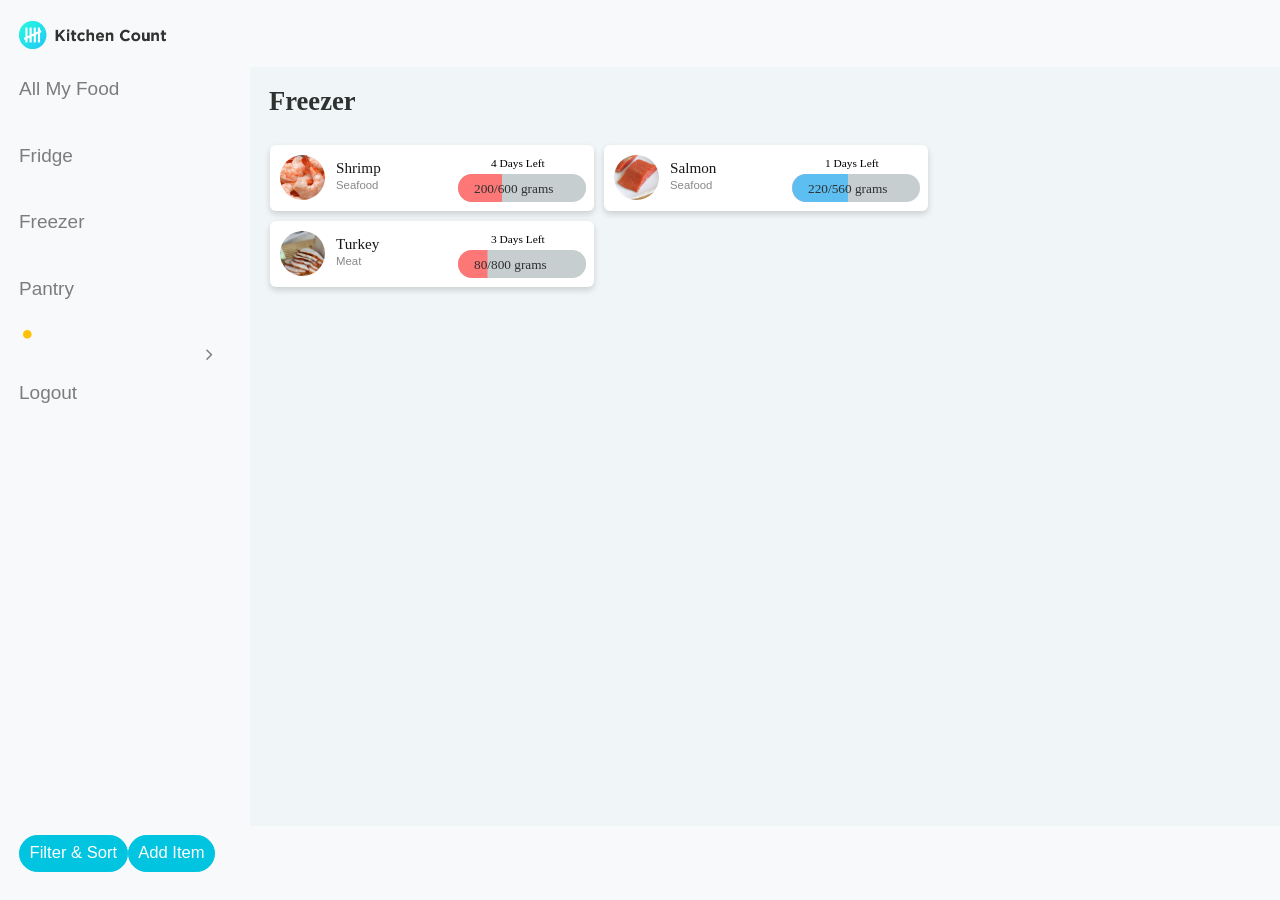
<file: freezer.html>
<!DOCTYPE html>
<html lang="en">

<head>
  <meta charset="utf-8">
  <meta http-equiv="X-UA-Compatible" content="IE=edge">
  <meta name="viewport" content="width=device-width, initial-scale=1, shrink-to-fit=no">
  <meta name="description" content="">
  <meta name="author" content="">
  <title>Kitchen Count</title>
  <!-- Bootstrap core CSS-->
  <link href="vendor/bootstrap/css/bootstrap.min.css" rel="stylesheet">
  <!-- Custom fonts for this template-->
  <link href="vendor/font-awesome/css/font-awesome.min.css" rel="stylesheet" type="text/css">
  <!-- Custom styles for this template-->
  <link href="css/sb-admin.css" rel="stylesheet"> 
    
  <!-- Isotope CSS -->
  <link rel="stylesheet" href="css/isotope-docs.css" media="screen">
    
</head>

<body class="fixed-nav sticky-footer bg-light" id="page-top">
  <!-- Navigation-->
  <nav class="navbar navbar-expand-lg navbar-light bg-light fixed-top" id="mainNav">
    <a class="navbar-brand" href="index.html"><img src= img/logo-1.png width="150px;"> </a>
    <button class="navbar-toggler navbar-toggler-right" type="button" data-toggle="collapse" data-target="#navbarResponsive" aria-controls="navbarResponsive" aria-expanded="false" aria-label="Toggle navigation">
      <span class="navbar-toggler-icon"></span>
    </button>
      
    <!-- Start of top nav -->
      
    <div class="collapse navbar-collapse" id="navbarResponsive">
      <ul class="navbar-nav navbar-sidenav" id="exampleAccordion">
        <li class="nav-item" data-toggle="tooltip" data-placement="right" title="Dashboard">
          <a class="nav-link" href="index.html">
           
            <span class="nav-link-text">All My Food</span>
          </a>
        </li>
        <li class="nav-item" data-toggle="tooltip" data-placement="right" title="Charts">
          <a class="nav-link" href="fridge.html">
            
            <span class="nav-link-text">Fridge</span>
          </a>
        </li>
        <li class="nav-item" data-toggle="tooltip" data-placement="right" title="Tables">
          <a class="nav-link" href="freezer.html">
          
            <span class="nav-link-text">Freezer</span>
          </a>
        </li>
        
           <li class="nav-item" data-toggle="tooltip" data-placement="right" title="Tables">
          <a class="nav-link" href="pantry.html">
          
            <span class="nav-link-text">Pantry</span>
          </a>
               
               
               
            <li class="nav-item dropdown">
          <a class="nav-link dropdown-toggle mr-lg-2" id="alertsDropdown" href="#" data-toggle="dropdown" aria-haspopup="true" aria-expanded="false">
            
            <span class="d-lg-none">Alerts
              <span class="badge badge-pill badge-warning">2 New</span>
            </span>
            <span class="indicator text-warning d-none d-lg-block">
              <i class="fa fa-fw fa-circle"></i> 
            </span>
          </a>
          <div class="dropdown-menu" aria-labelledby="alertsDropdown">
            
            
            <a class="dropdown-item" href="#">
              <span class="text-danger">
                <strong>Epiring Soon</strong>
              </span>
              <span class="small float-right text-muted">1:45 PM</span>
              <div class="dropdown-message small">Your salmon will expire in 1 day.</div>
            </a>
            
            <a class="dropdown-item" href="#">
              <span class="text-danger">
                <strong>Running Low</strong>
              </span>
              <span class="small float-right text-muted">3:15 PM</span>
              <div class="dropdown-message small">Only 75/700 grams of bacon left.</div>
            </a>  
              
          </div>
        </li>
        
        <li class="nav-item">
          <a class="nav-link" data-toggle="modal" data-target="#exampleModal">Logout</a>
        </li>
               
               
               
        </li>
          
          
          
          
        <!--<li class="nav-item" data-toggle="tooltip" data-placement="right" title="Components">
          <a class="nav-link nav-link-collapse collapsed" data-toggle="collapse" href="#collapseComponents" data-parent="#exampleAccordion">
            <i class="fa fa-fw fa-wrench"></i> 
            <span class="nav-link-text">Pantry</span> -->
        <!--  </a>
          <ul class="sidenav-second-level collapse" id="collapseComponents">
            <li>
              <a href="navbar.html">Navbar</a>
            </li>
            <li>
              <a href="cards.html">Cards</a>
            </li>
          </ul>
        </li>
        <li class="nav-item" data-toggle="tooltip" data-placement="right" title="Example Pages">
          <a class="nav-link nav-link-collapse collapsed" data-toggle="collapse" href="#collapseExamplePages" data-parent="#exampleAccordion">
            <i class="fa fa-fw fa-file"></i>
            <span class="nav-link-text">Example Pages</span>
          </a>
          <ul class="sidenav-second-level collapse" id="collapseExamplePages">
            <li>
              <a href="login.html">Login Page</a>
            </li>
            <li>
              <a href="register.html">Registration Page</a>
            </li>
            <li>
              <a href="forgot-password.html">Forgot Password Page</a>
            </li>
            <li>
              <a href="blank.html">Blank Page</a>
            </li>
          </ul>
        </li>
        <li class="nav-item" data-toggle="tooltip" data-placement="right" title="Menu Levels">
          <a class="nav-link nav-link-collapse collapsed" data-toggle="collapse" href="#collapseMulti" data-parent="#exampleAccordion">
            <i class="fa fa-fw fa-sitemap"></i>
            <span class="nav-link-text">Menu Levels</span>
          </a>
          <ul class="sidenav-second-level collapse" id="collapseMulti">
            <li>
              <a href="#">Second Level Item</a>
            </li>
            <li>
              <a href="#">Second Level Item</a>
            </li>
            <li>
              <a href="#">Second Level Item</a>
            </li>
            <li>
              <a class="nav-link-collapse collapsed" data-toggle="collapse" href="#collapseMulti2">Third Level</a>
              <ul class="sidenav-third-level collapse" id="collapseMulti2">
                <li>
                  <a href="#">Third Level Item</a>
                </li>
                <li>
                  <a href="#">Third Level Item</a>
                </li>
                <li>
                  <a href="#">Third Level Item</a>
                </li>
              </ul>
            </li>
          </ul>
        </li>
        <li class="nav-item" data-toggle="tooltip" data-placement="right" title="Link">
          <a class="nav-link" href="#">
            <i class="fa fa-fw fa-link"></i>
            <span class="nav-link-text">Link</span>
          </a>
        </li> -->
     
          
        
    <!-- start of TOP NAV -->    
        
     <!-- <ul class="navbar-nav ml-auto">
        <li class="nav-item dropdown">
          <a class="nav-link dropdown-toggle mr-lg-2" id="messagesDropdown" href="#" data-toggle="dropdown" aria-haspopup="true" aria-expanded="false">
            <i class="fa fa-fw fa-envelope"></i>
            <span class="d-lg-none">Messages
              <span class="badge badge-pill badge-primary">12 New</span>
            </span>
            <span class="indicator text-primary d-none d-lg-block">
              <i class="fa fa-fw fa-circle"></i>
            </span>
          </a>
          <div class="dropdown-menu" aria-labelledby="messagesDropdown">
            <h6 class="dropdown-header">New Messages:</h6>
            <div class="dropdown-divider"></div>
            <a class="dropdown-item" href="#">
              <strong>David Miller</strong>
              <span class="small float-right text-muted">11:21 AM</span>
              <div class="dropdown-message small">Hey there! This new version of SB Admin is pretty awesome! These messages clip off when they reach the end of the box so they don't overflow over to the sides!</div>
            </a>
            <div class="dropdown-divider"></div>
            <a class="dropdown-item" href="#">
              <strong>Jane Smith</strong>
              <span class="small float-right text-muted">11:21 AM</span>
              <div class="dropdown-message small">I was wondering if you could meet for an appointment at 3:00 instead of 4:00. Thanks!</div>
            </a>
            <div class="dropdown-divider"></div>
            <a class="dropdown-item" href="#">
              <strong>John Doe</strong>
              <span class="small float-right text-muted">11:21 AM</span>
              <div class="dropdown-message small">I've sent the final files over to you for review. When you're able to sign off of them let me know and we can discuss distribution.</div>
            </a>
            <div class="dropdown-divider"></div>
            <a class="dropdown-item small" href="#">View all messages</a>
          </div>
        </li>
        <li class="nav-item dropdown">
          <a class="nav-link dropdown-toggle mr-lg-2" id="alertsDropdown" href="#" data-toggle="dropdown" aria-haspopup="true" aria-expanded="false">
            <i class="fa fa-fw fa-bell"></i>
            <span class="d-lg-none">Alerts
              <span class="badge badge-pill badge-warning">6 New</span>
            </span>
            <span class="indicator text-warning d-none d-lg-block">
              <i class="fa fa-fw fa-circle"></i>
            </span>
          </a>
          <div class="dropdown-menu" aria-labelledby="alertsDropdown">
            <h6 class="dropdown-header">New Alerts:</h6>
            <div class="dropdown-divider"></div>
            <a class="dropdown-item" href="#">
              <span class="text-success">
                <strong>
                  <i class="fa fa-long-arrow-up fa-fw"></i>Status Update</strong>
              </span>
              <span class="small float-right text-muted">11:21 AM</span>
              <div class="dropdown-message small">This is an automated server response message. All systems are online.</div>
            </a>
            <div class="dropdown-divider"></div>
            <a class="dropdown-item" href="#">
              <span class="text-danger">
                <strong>
                  <i class="fa fa-long-arrow-down fa-fw"></i>Status Update</strong>
              </span>
              <span class="small float-right text-muted">11:21 AM</span>
              <div class="dropdown-message small">This is an automated server response message. All systems are online.</div>
            </a>
            <div class="dropdown-divider"></div>
            <a class="dropdown-item" href="#">
              <span class="text-success">
                <strong>
                  <i class="fa fa-long-arrow-up fa-fw"></i>Status Update</strong>
              </span>
              <span class="small float-right text-muted">11:21 AM</span>
              <div class="dropdown-message small">This is an automated server response message. All systems are online.</div>
            </a>
            <div class="dropdown-divider"></div>
            <a class="dropdown-item small" href="#">View all alerts</a>
          </div>
        </li>
        <li class="nav-item">
          <form class="form-inline my-2 my-lg-0 mr-lg-2">
            <div class="input-group">
              <input class="form-control" type="text" placeholder="Search for...">
              <span class="input-group-append">
                <button class="btn btn-primary" type="button">
                  <i class="fa fa-search"></i>
                </button>
              </span>
            </div>
          </form>
        </li>
        <li class="nav-item">
          <a class="nav-link" data-toggle="modal" data-target="#exampleModal">
            <i class="fa fa-fw fa-sign-out"></i>Logout</a>
        </li>
      </ul>
        <!-- End of top Nav -->
        
    </div>
    </nav>
      <!-- end of NAV -->
      
  </nav>
  <div class="content-wrapper">
    <div class="container-fluid">
      <!-- Breadcrumbs-->
     <!-- <ol class="breadcrumb">
        <li class="breadcrumb-item">
          <a href="index.html">Dashboard</a>
        </li>
        <li class="breadcrumb-item active">Blank Page</li>
      </ol> -->
      <div class="row">
          
        <div class="col-12">
          <h3>Freezer</h3>
  
            
            
<!-- original placement and title for ADD ITEM BTN -->
<!-- <p><button type="button" class="btn btn-primary" data-toggle="modal" data-target="#exampleModalCenter">
 Add Food Item </button></p> -->
        
            
<!-- start of the modal code for adding items -->            
<!-- Modal -->
<div class="modal fade" id="exampleModalCenter" tabindex="-1" role="dialog" aria-labelledby="exampleModalCenterTitle" aria-hidden="true">
  <div class="modal-dialog modal-dialog-centered" role="document">
    <div class="modal-content">
      <div class="modal-header">
        <h3 class="modal-title" id="exampleModalLongTitle">Add Food</h3> 
      
        <button type="button" class="close" data-dismiss="modal" aria-label="Close">
          <span aria-hidden="true">&times;</span>
        </button>
      </div>
      <div class="modal-body">
        
          
          
          <div class="card-body">
        <form>
          
            <div class="form-row">
              <div class="col-md-6">
                <label for="exampleInputEmail1">Item Name</label>
                <input class="form-control" id="exampleInputName" type="text" aria-describedby="nameHelp" placeholder="Avocado">
              </div>
            </div>  
              
              
              
                
            <div class="form-group">   
             <div class="form-row">    
              <div class="col-md-6">
                <label for="exampleInputLastName">Quantity</label>
                <input class="form-control" id="exampleInputLastName" type="text" aria-describedby="nameHelp" placeholder="900/900 grams">
              </div>
            </div>
          
               
       
            <label for="exampleInputEmail1">Expiration</label>
            <input class="form-control" id="exampleInputEmail1" type="email" aria-describedby="emailHelp" placeholder="6 days">
                
            
       
                
                
                
                <div class="dropdown">
  <label for="exampleInputEmail1">Category</label>
                    
  <input class="form-control dropdown-toggle" type="email" id="dropdownMenuButton" data-toggle="dropdown" aria-haspopup="true" aria-expanded="false" placeholder="Fruit">
  
  <div class="dropdown-menu" aria-labelledby="dropdownMenuButton">
    <a class="dropdown-item" href="#">Fruit</a>
    <a class="dropdown-item" href="#">Vegetable</a>
    <a class="dropdown-item" href="#">Meat</a>
    <a class="dropdown-item" href="#">Dairy</a>
    <a class="dropdown-item" href="#">Snack</a>
    <a class="dropdown-item" href="#">Dry Food</a> 
    <a class="dropdown-item" href="#">Seafood</a>  
  </div>
</div>
                
                
                
                
                
                
        <!--    <label for="exampleInputEmail1">Category</label>
            <input class="form-control" id="exampleInputEmail1" type="email" aria-describedby="emailHelp" placeholder="Enter email"> -->
         
         </div>
        </form>
        
      </div>
          
          
          
      </div>
      <div class="modal-footer">
        <button type="button" class="btn btn-secondary btn-sm" data-dismiss="modal">Cancel</button>
        <!--<button class="insert-button btn-primary">Add</button> -->
          
                                                    
          <button type="button" class="btn btn-primary btn-sm"><a href="added.html">Add Item</a></button>
      </div>
    </div>
  </div>
</div>
          
<!-- End of the modal for adding items -->            

<!-- Modal for edit -->            
<div class="modal fade" id="editmodal" tabindex="-1" role="dialog" aria-labelledby="exampleModalCenterTitle" aria-hidden="true">
  <div class="modal-dialog modal-dialog-centered" role="document">
    <div class="modal-content">
      <div class="modal-header">
        <h3> Edit Item</h3>
        <button type="button" class="close" data-dismiss="modal" aria-label="Close">
          <span aria-hidden="true">&times;</span>
        </button>
      </div>
      <div class="modal-body">
    
          
          
             <div class="card-body">
        <form>
          
            <div class="form-row">
              <div class="col-md-6">
                <label for="exampleInputEmail1">Item Name</label>
                <input class="form-control" id="exampleInputName" type="text" aria-describedby="nameHelp" placeholder="Strawberries">
              </div>
            </div>  
              
              
              
                
            <div class="form-group">   
             <div class="form-row">    
              <div class="col-md-6">
                <label for="exampleInputLastName">Quantity</label>
                <input class="form-control" id="exampleInputLastName" type="text" aria-describedby="nameHelp" placeholder="300/600 grams">
              </div>
            </div>
          
               
       
            <label for="exampleInputEmail1">Expiration</label>
            <input class="form-control" id="exampleInputEmail1" type="email" aria-describedby="emailHelp" placeholder="6 days">
                
            
       
                
                
                
                <div class="dropdown">
  <label for="exampleInputEmail1">Category</label>
                    
  <input class="form-control dropdown-toggle" type="email" id="dropdownMenuButton" data-toggle="dropdown" aria-haspopup="true" aria-expanded="false" placeholder="Fruit">
  
  <div class="dropdown-menu" aria-labelledby="dropdownMenuButton">
    <a class="dropdown-item" href="#">Fruit</a>
    <a class="dropdown-item" href="#">Vegetable</a>
    <a class="dropdown-item" href="#">Meat</a>
    <a class="dropdown-item" href="#">Dairy</a>
    <a class="dropdown-item" href="#">Snack</a>
    <a class="dropdown-item" href="#">Dry Food</a> 
    <a class="dropdown-item" href="#">Seafood</a>  
  </div>
</div>
                
                
                
                
                
                
        <!--    <label for="exampleInputEmail1">Category</label>
            <input class="form-control" id="exampleInputEmail1" type="email" aria-describedby="emailHelp" placeholder="Enter email"> -->
         
         </div>
        </form>
        
      </div>
          
          
      </div>
      <div class="modal-footer">
        <button type="button" class="btn btn-secondary" data-dismiss="modal">Cancel</button>
        <button type="button" class="btn btn-primary">Save</button>
      </div>
    </div>
  </div>
</div>            
      
            
            
            

         <!-- <p>This is a visual list of all the items you have in your fridge.</p> -->
            
            
            
            <!-- ISOTOPE integration -->
      
       <div class="big-demo" data-js="hero-demo">

              <!--
  <div class="ui-group">
    <h3 class="ui-group__title">Filter</h3>
    <div class="filters button-group js-radio-button-group">
      <button class="button is-checked" data-filter="*">show all</button>
      <button class="button" data-filter=".metal">Meat</button>
      <button class="button" data-filter=".transition">Dairy</button>
      <button class="button" data-filter="ium">Fruit</button>
    </div>
  </div>
  <div class="ui-group">
    <h3 class="ui-group__title">Sort</h3>
    <div class="sort-by button-group js-radio-button-group">
      <button class="button is-checked" data-sort-by="original-order">original order</button>
      <button class="button" data-sort-by="name">Name</button>
      <button class="button" data-sort-by="symbol">Quantity</button>
      <button class="button" data-sort-by="Expiration">Expiration</button>
    </div>
  </div> -->


<!--<pre class="code-display"><code>$grid.isotope({
  itemSelector: <span class="string">&apos;.element-item&apos;</span>,
  layoutMode: <span class="string">&apos;fitRows&apos;</span>,
  ...
})</code></pre> -->
           
          

  <div class="grid">
      
      
      
      
      <div class="element-item seafood " data-category="seafood">
        <h5 class="name">Shrimp</h5>
      <!-- <p class="symbol"><img src= img/milk.jpg width="45px;"></p> -->   
      <!-- <img class="img-circle" src="img/milk.jpg" width="45px" height="45px";> -->
          <p class="symbol"><img src= img/shrimp.jpg width="45px;" style="border-radius:50px;"></p>
          <p class="type">Seafood</p>
        <p class="bar"><img src= img/32.png ></p>   
        <p class="weight">200/600 grams</p>  
        <p class="number">4 Days Left</p>   
      </div>
      
      
      
      
      <div class="element-item seafood " data-category="seafood">
        <h5 class="name">Salmon</h5>
        <p class="symbol"><img src= img/salmon.jpg width="45px;" style="border-radius:50px;"></p>  
      <!--  <p class="symbol"><img src= img/salmon.jpg width="45px;"></p> -->
        <p class="type">Seafood</p>
        <p class="bar"><img src= img/40.png ></p>   
        <p class="weight">220/560 grams</p>  
        <p class="number">1 Days Left</p>  
      </div>
      
       
      
      
      <div class="element-item meat " data-category="meat">
        <h5 class="name">Turkey</h5>
         <p class="symbol"><img src= img/turkey.jpg width="45px;" style="border-radius:50px;"></p>  
        <!--<p class="symbol"><img src= img/lettuce.jpg width="45px;"></p> -->
         <p class="type">Meat</p>
        <p class="bar"><img src= img/16.png ></p>   
        <p class="weight">80/800 grams</p>  
        <p class="number">3 Days Left</p>  
      </div>
      
      
      
    
      <!-- NOT USED RIGHT NOW -->
      
    <!--



<div class="element-item alkaline-earth metal " data-category="alkaline-earth">
        <h5 class="name">Calcium</h5>
        <p class="symbol"><img src= img/ width="45px;"></p>
        <p class="number">20</p>
        <p class="weight">40.078</p>
      </div>





<div class="element-item metalloid " data-category="metalloid">
        <h5 class="name">Antimony</h5>
        <p class="symbol">Sb</p>
        <p class="number">51</p>
        <p class="weight">121.76</p>
      </div>
      <div class="element-item transition metal " data-category="transition">
        <h5 class="name">Cobalt</h5>
        <p class="symbol">Co</p>
        <p class="number">27</p>
        <p class="weight">58.933</p>
      </div>
      <div class="element-item lanthanoid metal inner-transition " data-category="lanthanoid">
        <h5 class="name">Ytterbium</h5>
        <p class="symbol">Yb</p>
        <p class="number">70</p>
        <p class="weight">173.054</p>
      </div>
      <div class="element-item noble-gas nonmetal " data-category="noble-gas">
        <h5 class="name">Argon</h5>
        <p class="symbol">Ar</p>
        <p class="number">18</p>
        <p class="weight">39.948</p>
      </div>
      <div class="element-item diatomic nonmetal " data-category="diatomic">
        <h5 class="name">Nitrogen</h5>
        <p class="symbol">N</p>
        <p class="number">7</p>
        <p class="weight">14.007</p>
      </div>
      <div class="element-item actinoid metal inner-transition " data-category="actinoid">
        <h5 class="name">Uranium</h5>
        <p class="symbol">U</p>
        <p class="number">92</p>
        <p class="weight">238.029</p>
      </div>
      <div class="element-item actinoid metal inner-transition " data-category="actinoid">
        <h5 class="name">Plutonium</h5>
        <p class="symbol">Pu</p>
        <p class="number">94</p>
        <p class="weight">(244)</p>
      </div> -->
  </div>

  
              
              
            <!--  <nav class="navbar navbar-expand-lg navbar-light bg-light fixed-top" id="mainNav"> -->
              
              
              
<!-- original nav -->              
<!--<nav class="navbar navbar-default fixed-bottom"> -->
    <nav class="navbar navbar-expand-lg bg-light fixed-bottom">              
     <!-- <div class="container"> -->
        
            <p>
                <a class="btn btn-primary btn-sm" 
                   data-toggle="collapse" 
                   href="#collapseExample" 
                   role="button" 
                   aria-expanded="false" 
                   aria-controls="collapseExample">Filter &amp; Sort
                </a>
            </p>
        
                
                <p><button type="button" class="btn btn-primary btn-sm" data-toggle="modal" data-target="#exampleModalCenter"> Add Item </button></p>
                
                

<div class="collapse" id="collapseExample">
    <!-- card for nav -->
    <!-- <div class="card card-body"> -->
  
      
      
  <!--filter original -->    
 <!--      <div class="ui-group">
    <h3 class="ui-group__title">Filter</h3>
    <div class="filters button-group js-radio-button-group">
      <button class="button is-checked" data-filter="*">show all</button>
      <button class="button" data-filter=".metal">Meat</button>
      <button class="button" data-filter=".dairy">Dairy</button>
      <button class="button" data-filter=".fruit">Fruit</button>
    </div>
  </div>  -->    
    
    <!--        <div class="ui-group">
    <h5>Filter</h5>
    <div class="filters button-group js-radio-button-group btn-sm">
      <button class="button is-checked" data-filter="*">All</button>
      <button class="button" data-filter=".metal">Meat</button>
      <button class="button" data-filter=".dairy">Dairy</button>
      <button class="button" data-filter=".fruit">Fruit</button>
    </div>
  </div> -->
      
      <div class="ui-group"> 
           
    <!--    <div class="ui-group"> -->
     <!--  <h5>Filter</h5> --> 
    <div class="filters button-groups js-radio-button-group btn-sm">
      <h5>Filter</h5>    
      
          
      <button class="button is-checked" data-filter="*">All</button>
      <button class="button" data-filter=".meat">Meat</button>
      <button class="button" data-filter=".dairy">Dairy</button>
      <button class="button" data-filter=".seafood">Seafood</button>    
      <button class="button" data-filter=".fruit">Fruit</button>
      <button class="button" data-filter=".snack">Snack</button>     
      <button class="button" data-filter=".vegetable">Vegetable</button>    
      <button class="button" data-filter=".dryfood">Dry food</button>
           
    </div>
          
  </div>
    
  <div class="ui-group">
    <!--<h6 class="ui-group__title">Sort</h6> -->
   <!-- <h5>Sort</h5>  -->
    <div class="sort-by button-groups js-radio-button-group btn-sm">
      <h5>Sort</h5>  
      <button class="button is-checked" data-sort-by="original-order">Original</button>
      <button class="button" data-sort-by="name">Name</button>
     
      <button class="button" data-sort-by="number">Expiration</button>
      <button class="button" data-sort-by="weight">Weight</button>    
    </div>
  </div>
      
      
      
      
  <!--</div> -->
</div>
                  
    <!--    </div> -->
        
        
</nav>
         
              
              
              
              
              
              
              
 </div> 
            
            
            
            
            
    <!-- end of ISOTOPE code -->        
            
        </div>
      </div>
    </div>
    <!-- /.container-fluid-->
    <!-- /.content-wrapper-->
      
    <!-- original footer -->  
      
   <!-- <footer class="sticky-footer">
      <div class="container">
        <div class="text-center">
          <small>Copyright © Your Website 2018</small>
        </div>
      </div>
    </footer> -->
    <!-- Scroll to Top Button-->
   
      <!-- <a class="scroll-to-top rounded" href="#page-top">
      <i class="fa fa-angle-up"></i>
    </a> -->
      
      
      <!-- lower nav bar -->
      
      
      
      
      

      
      
      
      
      
      
      
      
      
     
      
      
     <!-- <div class="collapse navbar-collapse" id="navbarResponsive"> -->
      <!-- class="fixed-nav sticky-footer bg-dark" id="page-top">-->
        
      
<!--       <nav class="navbar navbar-default fixed-bottom">
      
  <a class="navbar-brand" href="#">Fixed bottom</a>
           
           
           
             
              <div class="container">
        
            
            <p>
  <a class="btn btn-primary" data-toggle="collapse" href="#collapseExample" role="button" aria-expanded="false" aria-controls="collapseExample">
    Filter &amp; Sort
  </a>
  
</p>
<div class="collapse" id="collapseExample">
  <div class="card card-body">
  
        <div class="ui-group">
    <h3 class="ui-group__title">Filter</h3>
    <div class="filters button-group js-radio-button-group">
      <button class="button is-checked" data-filter="*">show all</button>
      <button class="button" data-filter=".metal">Meat</button>
      <button class="button" data-filter=".transition">Dairy</button>
      <button class="button" data-filter="ium">Fruit</button>
    </div>
  </div>
  <div class="ui-group">
    <h3 class="ui-group__title">Sort</h3>
    <div class="sort-by button-group js-radio-button-group">
      <button class="button is-checked" data-sort-by="original-order">original order</button>
      <button class="button" data-sort-by="name">Name</button>
      <button class="button" data-sort-by="symbol">Quantity</button>
      <button class="button" data-sort-by="Expiration">Expiration</button>
    </div>
  </div>
      
      
      
      
  </div>
</div>
                  
        </div>
</nav>
         
         
         -->
       
    
     
      
      
      
      
    <!-- Logout Modal-->
    <div class="modal fade" id="exampleModal" tabindex="-1" role="dialog" aria-labelledby="exampleModalLabel" aria-hidden="true">
      <div class="modal-dialog" role="document">
        <div class="modal-content">
          <div class="modal-header">
            <h3 class="modal-title" id="exampleModalLabel">Logout</h3>
            <button class="close" type="button" data-dismiss="modal" aria-label="Close">
              <span aria-hidden="true">×</span>
            </button>
          </div>
          <div class="modal-body">Press the "Logout" button below if you are ready to end your session.</div>
          <div class="modal-footer">
            <button class="btn btn-secondary" type="button" data-dismiss="modal">Cancel</button>
            <a class="btn btn-primary" href="login.html">Logout</a>
          </div>
        </div>
      </div>
    </div>
    <!-- Bootstrap core JavaScript-->
    <script src="vendor/jquery/jquery.min.js"></script>
    <script src="vendor/bootstrap/js/bootstrap.bundle.min.js"></script>
    <!-- Core plugin JavaScript-->
    <script src="vendor/jquery-easing/jquery.easing.min.js"></script>
    <!-- Custom scripts for all pages-->
    <script src="js/sb-admin.min.js"></script>
  </div>
    
    <!-- isotope JS -->
    
    <script src="https://code.jquery.com/jquery-3.1.1.min.js"></script>
    <script>window.jQuery || document.write('<script src="js/jquery.min.js"><\/script>')</script> 

  <script src="js/isotope-docs.js"></script>
  
  <!--<script src="js/isotope.pkgd.js"></script> -->
    
</body>

</html>
</file>
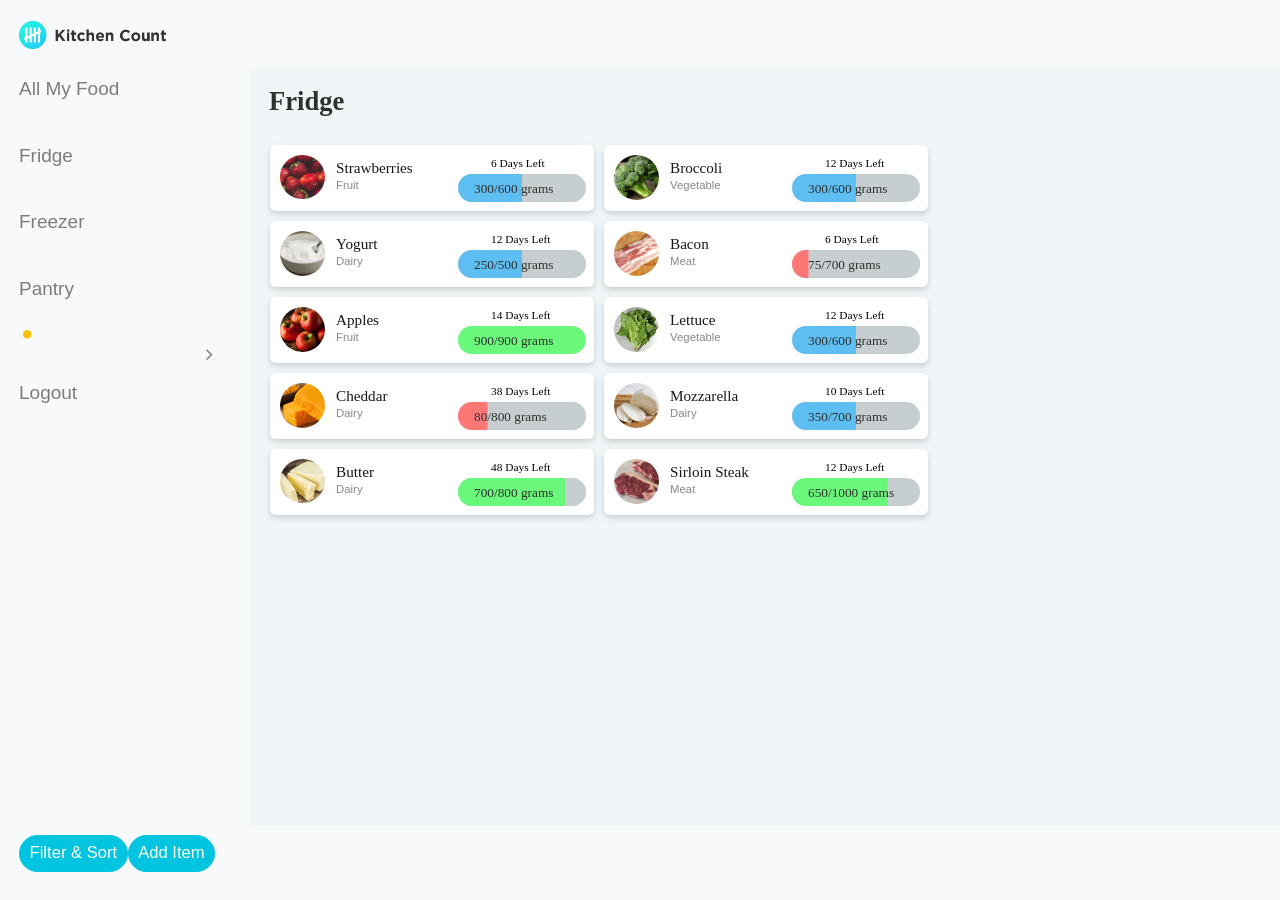
<file: fridge.html>
<!DOCTYPE html>
<html lang="en">

<head>
  <meta charset="utf-8">
  <meta http-equiv="X-UA-Compatible" content="IE=edge">
  <meta name="viewport" content="width=device-width, initial-scale=1, shrink-to-fit=no">
  <meta name="description" content="">
  <meta name="author" content="">
  <title>Kitchen Count</title>
  <!-- Bootstrap core CSS-->
  <link href="vendor/bootstrap/css/bootstrap.min.css" rel="stylesheet">
  <!-- Custom fonts for this template-->
  <link href="vendor/font-awesome/css/font-awesome.min.css" rel="stylesheet" type="text/css">
  <!-- Custom styles for this template-->
  <link href="css/sb-admin.css" rel="stylesheet"> 
    
  <!-- Isotope CSS -->
  <link rel="stylesheet" href="css/isotope-docs.css" media="screen">
    
</head>

<body class="fixed-nav sticky-footer bg-light" id="page-top">
  <!-- Navigation-->
  <nav class="navbar navbar-expand-lg navbar-light bg-light fixed-top" id="mainNav">
    <a class="navbar-brand" href="index.html"><img src= img/logo-1.png width="150px;"> </a>
    <button class="navbar-toggler navbar-toggler-right" type="button" data-toggle="collapse" data-target="#navbarResponsive" aria-controls="navbarResponsive" aria-expanded="false" aria-label="Toggle navigation">
      <span class="navbar-toggler-icon"></span>
    </button>
      
    <!-- Start of top nav -->
      
    <div class="collapse navbar-collapse" id="navbarResponsive">
      <ul class="navbar-nav navbar-sidenav" id="exampleAccordion">
        <li class="nav-item" data-toggle="tooltip" data-placement="right" title="Dashboard">
          <a class="nav-link" href="index.html">
           
            <span class="nav-link-text">All My Food</span>
          </a>
        </li>
        <li class="nav-item" data-toggle="tooltip" data-placement="right" title="Charts">
          <a class="nav-link" href="fridge.html">
            
            <span class="nav-link-text">Fridge</span>
          </a>
        </li>
        <li class="nav-item" data-toggle="tooltip" data-placement="right" title="Tables">
          <a class="nav-link" href="freezer.html">
          
            <span class="nav-link-text">Freezer</span>
          </a>
        </li>
        
           <li class="nav-item" data-toggle="tooltip" data-placement="right" title="Tables">
          <a class="nav-link" href="pantry.html">
          
            <span class="nav-link-text">Pantry</span>
          </a>
               
               
               
            <li class="nav-item dropdown">
          <a class="nav-link dropdown-toggle mr-lg-2" id="alertsDropdown" href="#" data-toggle="dropdown" aria-haspopup="true" aria-expanded="false">
            
            <span class="d-lg-none">Alerts
              <span class="badge badge-pill badge-warning">2 New</span>
            </span>
            <span class="indicator text-warning d-none d-lg-block">
              <i class="fa fa-fw fa-circle"></i> 
            </span>
          </a>
          <div class="dropdown-menu" aria-labelledby="alertsDropdown">
            
            
            <a class="dropdown-item" href="#">
              <span class="text-danger">
                <strong>Epiring Soon</strong>
              </span>
              <span class="small float-right text-muted">1:45 PM</span>
              <div class="dropdown-message small">Your salmon will expire in 1 day.</div>
            </a>
            
            <a class="dropdown-item" href="#">
              <span class="text-danger">
                <strong>Running Low</strong>
              </span>
              <span class="small float-right text-muted">3:15 PM</span>
              <div class="dropdown-message small">Only 75/700 grams of bacon left.</div>
            </a>  
              
          </div>
        </li>
        
        <li class="nav-item">
          <a class="nav-link" data-toggle="modal" data-target="#exampleModal">Logout</a>
        </li>
               
               
               
        </li>
          
          
          
          
        <!--<li class="nav-item" data-toggle="tooltip" data-placement="right" title="Components">
          <a class="nav-link nav-link-collapse collapsed" data-toggle="collapse" href="#collapseComponents" data-parent="#exampleAccordion">
            <i class="fa fa-fw fa-wrench"></i> 
            <span class="nav-link-text">Pantry</span> -->
        <!--  </a>
          <ul class="sidenav-second-level collapse" id="collapseComponents">
            <li>
              <a href="navbar.html">Navbar</a>
            </li>
            <li>
              <a href="cards.html">Cards</a>
            </li>
          </ul>
        </li>
        <li class="nav-item" data-toggle="tooltip" data-placement="right" title="Example Pages">
          <a class="nav-link nav-link-collapse collapsed" data-toggle="collapse" href="#collapseExamplePages" data-parent="#exampleAccordion">
            <i class="fa fa-fw fa-file"></i>
            <span class="nav-link-text">Example Pages</span>
          </a>
          <ul class="sidenav-second-level collapse" id="collapseExamplePages">
            <li>
              <a href="login.html">Login Page</a>
            </li>
            <li>
              <a href="register.html">Registration Page</a>
            </li>
            <li>
              <a href="forgot-password.html">Forgot Password Page</a>
            </li>
            <li>
              <a href="blank.html">Blank Page</a>
            </li>
          </ul>
        </li>
        <li class="nav-item" data-toggle="tooltip" data-placement="right" title="Menu Levels">
          <a class="nav-link nav-link-collapse collapsed" data-toggle="collapse" href="#collapseMulti" data-parent="#exampleAccordion">
            <i class="fa fa-fw fa-sitemap"></i>
            <span class="nav-link-text">Menu Levels</span>
          </a>
          <ul class="sidenav-second-level collapse" id="collapseMulti">
            <li>
              <a href="#">Second Level Item</a>
            </li>
            <li>
              <a href="#">Second Level Item</a>
            </li>
            <li>
              <a href="#">Second Level Item</a>
            </li>
            <li>
              <a class="nav-link-collapse collapsed" data-toggle="collapse" href="#collapseMulti2">Third Level</a>
              <ul class="sidenav-third-level collapse" id="collapseMulti2">
                <li>
                  <a href="#">Third Level Item</a>
                </li>
                <li>
                  <a href="#">Third Level Item</a>
                </li>
                <li>
                  <a href="#">Third Level Item</a>
                </li>
              </ul>
            </li>
          </ul>
        </li>
        <li class="nav-item" data-toggle="tooltip" data-placement="right" title="Link">
          <a class="nav-link" href="#">
            <i class="fa fa-fw fa-link"></i>
            <span class="nav-link-text">Link</span>
          </a>
        </li> -->
     
          
        
    <!-- start of TOP NAV -->    
        
     <!-- <ul class="navbar-nav ml-auto">
        <li class="nav-item dropdown">
          <a class="nav-link dropdown-toggle mr-lg-2" id="messagesDropdown" href="#" data-toggle="dropdown" aria-haspopup="true" aria-expanded="false">
            <i class="fa fa-fw fa-envelope"></i>
            <span class="d-lg-none">Messages
              <span class="badge badge-pill badge-primary">12 New</span>
            </span>
            <span class="indicator text-primary d-none d-lg-block">
              <i class="fa fa-fw fa-circle"></i>
            </span>
          </a>
          <div class="dropdown-menu" aria-labelledby="messagesDropdown">
            <h6 class="dropdown-header">New Messages:</h6>
            <div class="dropdown-divider"></div>
            <a class="dropdown-item" href="#">
              <strong>David Miller</strong>
              <span class="small float-right text-muted">11:21 AM</span>
              <div class="dropdown-message small">Hey there! This new version of SB Admin is pretty awesome! These messages clip off when they reach the end of the box so they don't overflow over to the sides!</div>
            </a>
            <div class="dropdown-divider"></div>
            <a class="dropdown-item" href="#">
              <strong>Jane Smith</strong>
              <span class="small float-right text-muted">11:21 AM</span>
              <div class="dropdown-message small">I was wondering if you could meet for an appointment at 3:00 instead of 4:00. Thanks!</div>
            </a>
            <div class="dropdown-divider"></div>
            <a class="dropdown-item" href="#">
              <strong>John Doe</strong>
              <span class="small float-right text-muted">11:21 AM</span>
              <div class="dropdown-message small">I've sent the final files over to you for review. When you're able to sign off of them let me know and we can discuss distribution.</div>
            </a>
            <div class="dropdown-divider"></div>
            <a class="dropdown-item small" href="#">View all messages</a>
          </div>
        </li>
        <li class="nav-item dropdown">
          <a class="nav-link dropdown-toggle mr-lg-2" id="alertsDropdown" href="#" data-toggle="dropdown" aria-haspopup="true" aria-expanded="false">
            <i class="fa fa-fw fa-bell"></i>
            <span class="d-lg-none">Alerts
              <span class="badge badge-pill badge-warning">6 New</span>
            </span>
            <span class="indicator text-warning d-none d-lg-block">
              <i class="fa fa-fw fa-circle"></i>
            </span>
          </a>
          <div class="dropdown-menu" aria-labelledby="alertsDropdown">
            <h6 class="dropdown-header">New Alerts:</h6>
            <div class="dropdown-divider"></div>
            <a class="dropdown-item" href="#">
              <span class="text-success">
                <strong>
                  <i class="fa fa-long-arrow-up fa-fw"></i>Status Update</strong>
              </span>
              <span class="small float-right text-muted">11:21 AM</span>
              <div class="dropdown-message small">This is an automated server response message. All systems are online.</div>
            </a>
            <div class="dropdown-divider"></div>
            <a class="dropdown-item" href="#">
              <span class="text-danger">
                <strong>
                  <i class="fa fa-long-arrow-down fa-fw"></i>Status Update</strong>
              </span>
              <span class="small float-right text-muted">11:21 AM</span>
              <div class="dropdown-message small">This is an automated server response message. All systems are online.</div>
            </a>
            <div class="dropdown-divider"></div>
            <a class="dropdown-item" href="#">
              <span class="text-success">
                <strong>
                  <i class="fa fa-long-arrow-up fa-fw"></i>Status Update</strong>
              </span>
              <span class="small float-right text-muted">11:21 AM</span>
              <div class="dropdown-message small">This is an automated server response message. All systems are online.</div>
            </a>
            <div class="dropdown-divider"></div>
            <a class="dropdown-item small" href="#">View all alerts</a>
          </div>
        </li>
        <li class="nav-item">
          <form class="form-inline my-2 my-lg-0 mr-lg-2">
            <div class="input-group">
              <input class="form-control" type="text" placeholder="Search for...">
              <span class="input-group-append">
                <button class="btn btn-primary" type="button">
                  <i class="fa fa-search"></i>
                </button>
              </span>
            </div>
          </form>
        </li>
        <li class="nav-item">
          <a class="nav-link" data-toggle="modal" data-target="#exampleModal">
            <i class="fa fa-fw fa-sign-out"></i>Logout</a>
        </li>
      </ul>
        <!-- End of top Nav -->
        
    </div>
    </nav>
      <!-- end of NAV -->
      
  </nav>
  <div class="content-wrapper">
    <div class="container-fluid">
      <!-- Breadcrumbs-->
     <!-- <ol class="breadcrumb">
        <li class="breadcrumb-item">
          <a href="index.html">Dashboard</a>
        </li>
        <li class="breadcrumb-item active">Blank Page</li>
      </ol> -->
      <div class="row">
          
        <div class="col-12">
          <h3>Fridge</h3>
  
            
            
<!-- original placement and title for ADD ITEM BTN -->
<!-- <p><button type="button" class="btn btn-primary" data-toggle="modal" data-target="#exampleModalCenter">
 Add Food Item </button></p> -->
        
            
<!-- start of the modal code for adding items -->            
<!-- Modal -->
<div class="modal fade" id="exampleModalCenter" tabindex="-1" role="dialog" aria-labelledby="exampleModalCenterTitle" aria-hidden="true">
  <div class="modal-dialog modal-dialog-centered" role="document">
    <div class="modal-content">
      <div class="modal-header">
        <h3 class="modal-title" id="exampleModalLongTitle">Add Food</h3> 
      
        <button type="button" class="close" data-dismiss="modal" aria-label="Close">
          <span aria-hidden="true">&times;</span>
        </button>
      </div>
      <div class="modal-body">
        
          
          
          <div class="card-body">
        <form>
          
            <div class="form-row">
              <div class="col-md-6">
                <label for="exampleInputEmail1">Item Name</label>
                <input class="form-control" id="exampleInputName" type="text" aria-describedby="nameHelp" placeholder="Avocado">
              </div>
            </div>  
              
              
              
                
            <div class="form-group">   
             <div class="form-row">    
              <div class="col-md-6">
                <label for="exampleInputLastName">Quantity</label>
                <input class="form-control" id="exampleInputLastName" type="text" aria-describedby="nameHelp" placeholder="900/900 grams">
              </div>
            </div>
          
               
       
            <label for="exampleInputEmail1">Expiration</label>
            <input class="form-control" id="exampleInputEmail1" type="email" aria-describedby="emailHelp" placeholder="6 days">
                
            
       
                
                
                
                <div class="dropdown">
  <label for="exampleInputEmail1">Category</label>
                    
  <input class="form-control dropdown-toggle" type="email" id="dropdownMenuButton" data-toggle="dropdown" aria-haspopup="true" aria-expanded="false" placeholder="Fruit">
  
  <div class="dropdown-menu" aria-labelledby="dropdownMenuButton">
    <a class="dropdown-item" href="#">Fruit</a>
    <a class="dropdown-item" href="#">Vegetable</a>
    <a class="dropdown-item" href="#">Meat</a>
    <a class="dropdown-item" href="#">Dairy</a>
    <a class="dropdown-item" href="#">Snack</a>
    <a class="dropdown-item" href="#">Dry Food</a> 
    <a class="dropdown-item" href="#">Seafood</a>  
  </div>
</div>
                
                
                
                
                
                
        <!--    <label for="exampleInputEmail1">Category</label>
            <input class="form-control" id="exampleInputEmail1" type="email" aria-describedby="emailHelp" placeholder="Enter email"> -->
         
         </div>
        </form>
        
      </div>
          
          
          
      </div>
      <div class="modal-footer">
        <button type="button" class="btn btn-secondary btn-sm" data-dismiss="modal">Cancel</button>
        <!--<button class="insert-button btn-primary">Add</button> -->
          
                                                    
          <button type="button" class="btn btn-primary btn-sm"><a href="added.html">Add Item</a></button>
      </div>
    </div>
  </div>
</div>
          
<!-- End of the modal for adding items -->            

<!-- Modal for edit -->            
<div class="modal fade" id="editmodal" tabindex="-1" role="dialog" aria-labelledby="exampleModalCenterTitle" aria-hidden="true">
  <div class="modal-dialog modal-dialog-centered" role="document">
    <div class="modal-content">
      <div class="modal-header">
        <h3> Edit Item</h3>
        <button type="button" class="close" data-dismiss="modal" aria-label="Close">
          <span aria-hidden="true">&times;</span>
        </button>
      </div>
      <div class="modal-body">
    
          
          
             <div class="card-body">
        <form>
          
            <div class="form-row">
              <div class="col-md-6">
                <label for="exampleInputEmail1">Item Name</label>
                <input class="form-control" id="exampleInputName" type="text" aria-describedby="nameHelp" placeholder="Strawberries">
              </div>
            </div>  
              
              
              
                
            <div class="form-group">   
             <div class="form-row">    
              <div class="col-md-6">
                <label for="exampleInputLastName">Quantity</label>
                <input class="form-control" id="exampleInputLastName" type="text" aria-describedby="nameHelp" placeholder="300/600 grams">
              </div>
            </div>
          
               
       
            <label for="exampleInputEmail1">Expiration</label>
            <input class="form-control" id="exampleInputEmail1" type="email" aria-describedby="emailHelp" placeholder="6 days">
                
            
       
                
                
                
                <div class="dropdown">
  <label for="exampleInputEmail1">Category</label>
                    
  <input class="form-control dropdown-toggle" type="email" id="dropdownMenuButton" data-toggle="dropdown" aria-haspopup="true" aria-expanded="false" placeholder="Fruit">
  
  <div class="dropdown-menu" aria-labelledby="dropdownMenuButton">
    <a class="dropdown-item" href="#">Fruit</a>
    <a class="dropdown-item" href="#">Vegetable</a>
    <a class="dropdown-item" href="#">Meat</a>
    <a class="dropdown-item" href="#">Dairy</a>
    <a class="dropdown-item" href="#">Snack</a>
    <a class="dropdown-item" href="#">Dry Food</a> 
    <a class="dropdown-item" href="#">Seafood</a>  
  </div>
</div>
                
                
                
                
                
                
        <!--    <label for="exampleInputEmail1">Category</label>
            <input class="form-control" id="exampleInputEmail1" type="email" aria-describedby="emailHelp" placeholder="Enter email"> -->
         
         </div>
        </form>
        
      </div>
          
          
      </div>
      <div class="modal-footer">
        <button type="button" class="btn btn-secondary" data-dismiss="modal">Cancel</button>
        <button type="button" class="btn btn-primary">Save</button>
      </div>
    </div>
  </div>
</div>            
      
            
            
            

         <!-- <p>This is a visual list of all the items you have in your fridge.</p> -->
            
            
            
            <!-- ISOTOPE integration -->
      
       <div class="big-demo" data-js="hero-demo">

              <!--
  <div class="ui-group">
    <h3 class="ui-group__title">Filter</h3>
    <div class="filters button-group js-radio-button-group">
      <button class="button is-checked" data-filter="*">show all</button>
      <button class="button" data-filter=".metal">Meat</button>
      <button class="button" data-filter=".transition">Dairy</button>
      <button class="button" data-filter="ium">Fruit</button>
    </div>
  </div>
  <div class="ui-group">
    <h3 class="ui-group__title">Sort</h3>
    <div class="sort-by button-group js-radio-button-group">
      <button class="button is-checked" data-sort-by="original-order">original order</button>
      <button class="button" data-sort-by="name">Name</button>
      <button class="button" data-sort-by="symbol">Quantity</button>
      <button class="button" data-sort-by="Expiration">Expiration</button>
    </div>
  </div> -->


<!--<pre class="code-display"><code>$grid.isotope({
  itemSelector: <span class="string">&apos;.element-item&apos;</span>,
  layoutMode: <span class="string">&apos;fitRows&apos;</span>,
  ...
})</code></pre> -->
           
          

  <div class="grid">
      
      <div class="element-item fruit " data-category="fruit" data-toggle="modal" data-target="#editmodal">
        <h5 class="name">Strawberries</h5>      
          <p class="symbol"><img src= img/strawberries.jpg width="45px;" style="border-radius:50px;"></p>  
        <p class="type">Fruit</p>      
        <p class="bar"><img src= img/50.png ></p>   
        <p class="weight">300/600 grams</p>  
        <p class="number">6 Days Left</p>   
      </div>
      
    
       <div class="element-item vegetable " data-category="post-transition">
        <h5 class="name">Broccoli</h5>
        <p class="symbol"><img src= img/broc.jpg width="45px;" style="border-radius:50px;"></p>  
        <!--<p class="symbol"><img src= img/lettuce.jpg width="45px;"></p> -->
         <p class="type">Vegetable</p>
        <p class="bar"><img src= img/50.png ></p>   
        <p class="weight">300/600 grams</p>  
        <p class="number">12 Days Left</p>  
      </div>
      
      <div class="element-item dairy " data-category="dairy">
        <h5 class="name">Yogurt</h5>
         <p class="symbol"><img src= img/yogurt.jpg width="45px;" style="border-radius:50px;"></p>  
        <!--<p class="symbol"><img src= img/lettuce.jpg width="45px;"></p> -->
         <p class="type">Dairy</p>
        <p class="bar"><img src= img/50.png ></p>   
        <p class="weight">250/500 grams</p>  
        <p class="number">12 Days Left</p>  
      </div>
      
      
      <div class="element-item meat " data-category="meat" data-toggle="modal" data-target="#editmodal">
        <h5 class="name">Bacon</h5>      
          <p class="symbol"><img src= img/bacon.jpg width="45px;" style="border-radius:50px;"></p>  
        <p class="type">Meat</p>      
        <p class="bar"><img src= img/10.png ></p>   
        <p class="weight">75/700 grams</p>  
        <p class="number">6 Days Left</p>   
      </div>
      
      
    
      
      <div class="element-item fruit " data-category="fruit">
        <h5 class="name">Apples</h5>
        <p class="symbol"><img src= img/apples.jpg width="45px;" style="border-radius:50px;"></p>  
       <!-- <p class="symbol"><img src= img/apples.jpg width="45px;"></p> -->
        <p class="type">Fruit</p>
        <p class="bar"><img src= img/100.png ></p>   
        <p class="weight">900/900 grams</p>  
        <p class="number">14 Days Left</p>  
      </div>
      
      
    
      
      
      <div class="element-item vegetable " data-category="post-transition">
        <h5 class="name">Lettuce</h5>
        <p class="symbol"><img src= img/lettuce.jpg width="45px;" style="border-radius:50px;"></p>  
        <!--<p class="symbol"><img src= img/lettuce.jpg width="45px;"></p> -->
         <p class="type">Vegetable</p>
        <p class="bar"><img src= img/50.png ></p>   
        <p class="weight">300/600 grams</p>  
        <p class="number">12 Days Left</p>  
      </div>
      
      <div class="element-item dairy " data-category="transition">
        <h5 class="name">Cheddar</h5>
        <p class="symbol"><img src= img/cheddar.jpg width="45px;" style="border-radius:50px;"></p>  
        <!--<p class="symbol"><img src= img/lettuce.jpg width="45px;"></p> -->
         <p class="type">Dairy</p>
        <p class="bar"><img src= img/16.png ></p>   
        <p class="weight">80/800 grams</p>  
        <p class="number">38 Days Left</p>  
      </div>
      
      

      

      
      <div class="element-item dairy " data-category="dairy">
        <h5 class="name">Mozzarella</h5>
         <p class="symbol"><img src= img/mozz.jpg width="45px;" style="border-radius:50px;"></p>  
        <!--<p class="symbol"><img src= img/lettuce.jpg width="45px;"></p> -->
         <p class="type">Dairy</p>
        <p class="bar"><img src= img/50.png ></p>   
        <p class="weight">350/700 grams</p>  
        <p class="number">10 Days Left</p>  
      </div>
      

      
      <div class="element-item dairy " data-category="transition">
        <h5 class="name">Butter</h5>
        <p class="symbol"><img src= img/butter.jpg width="45px;" style="border-radius:50px;"></p>  
        <!--<p class="symbol"><img src= img/lettuce.jpg width="45px;"></p> -->
         <p class="type">Dairy</p>
        <p class="bar"><img src= img/80.png ></p>   
        <p class="weight">700/800 grams</p>  
        <p class="number">48 Days Left</p>  
      </div>
      
      
       <div class="element-item meat " data-category="meat">
        <h5 class="name">Sirloin Steak</h5>
       <p class="symbol"><img src= img/steak.jpg width="45px;" style="border-radius:50px;"></p>  
        <!--<p class="symbol"><img src= img/lettuce.jpg width="45px;"></p> -->
         <p class="type">Meat</p>
        <p class="bar"><img src= img/75.png ></p>   
        <p class="weight">650/1000 grams</p>  
        <p class="number">12 Days Left</p>  
      </div>
      
      <!-- NOT USED RIGHT NOW -->
      
    <!--



<div class="element-item alkaline-earth metal " data-category="alkaline-earth">
        <h5 class="name">Calcium</h5>
        <p class="symbol"><img src= img/ width="45px;"></p>
        <p class="number">20</p>
        <p class="weight">40.078</p>
      </div>





<div class="element-item metalloid " data-category="metalloid">
        <h5 class="name">Antimony</h5>
        <p class="symbol">Sb</p>
        <p class="number">51</p>
        <p class="weight">121.76</p>
      </div>
      <div class="element-item transition metal " data-category="transition">
        <h5 class="name">Cobalt</h5>
        <p class="symbol">Co</p>
        <p class="number">27</p>
        <p class="weight">58.933</p>
      </div>
      <div class="element-item lanthanoid metal inner-transition " data-category="lanthanoid">
        <h5 class="name">Ytterbium</h5>
        <p class="symbol">Yb</p>
        <p class="number">70</p>
        <p class="weight">173.054</p>
      </div>
      <div class="element-item noble-gas nonmetal " data-category="noble-gas">
        <h5 class="name">Argon</h5>
        <p class="symbol">Ar</p>
        <p class="number">18</p>
        <p class="weight">39.948</p>
      </div>
      <div class="element-item diatomic nonmetal " data-category="diatomic">
        <h5 class="name">Nitrogen</h5>
        <p class="symbol">N</p>
        <p class="number">7</p>
        <p class="weight">14.007</p>
      </div>
      <div class="element-item actinoid metal inner-transition " data-category="actinoid">
        <h5 class="name">Uranium</h5>
        <p class="symbol">U</p>
        <p class="number">92</p>
        <p class="weight">238.029</p>
      </div>
      <div class="element-item actinoid metal inner-transition " data-category="actinoid">
        <h5 class="name">Plutonium</h5>
        <p class="symbol">Pu</p>
        <p class="number">94</p>
        <p class="weight">(244)</p>
      </div> -->
  </div>

  
              
              
            <!--  <nav class="navbar navbar-expand-lg navbar-light bg-light fixed-top" id="mainNav"> -->
              
              
              
<!-- original nav -->              
<!--<nav class="navbar navbar-default fixed-bottom"> -->
    <nav class="navbar navbar-expand-lg bg-light fixed-bottom">              
     <!-- <div class="container"> -->
        
            <p>
                <a class="btn btn-primary btn-sm" 
                   data-toggle="collapse" 
                   href="#collapseExample" 
                   role="button" 
                   aria-expanded="false" 
                   aria-controls="collapseExample">Filter &amp; Sort
                </a>
            </p>
        
                
                <p><button type="button" class="btn btn-primary btn-sm" data-toggle="modal" data-target="#exampleModalCenter"> Add Item </button></p>
                
                

<div class="collapse" id="collapseExample">
    <!-- card for nav -->
    <!-- <div class="card card-body"> -->
  
      
      
  <!--filter original -->    
 <!--      <div class="ui-group">
    <h3 class="ui-group__title">Filter</h3>
    <div class="filters button-group js-radio-button-group">
      <button class="button is-checked" data-filter="*">show all</button>
      <button class="button" data-filter=".metal">Meat</button>
      <button class="button" data-filter=".dairy">Dairy</button>
      <button class="button" data-filter=".fruit">Fruit</button>
    </div>
  </div>  -->    
    
    <!--        <div class="ui-group">
    <h5>Filter</h5>
    <div class="filters button-group js-radio-button-group btn-sm">
      <button class="button is-checked" data-filter="*">All</button>
      <button class="button" data-filter=".metal">Meat</button>
      <button class="button" data-filter=".dairy">Dairy</button>
      <button class="button" data-filter=".fruit">Fruit</button>
    </div>
  </div> -->
      
      <div class="ui-group"> 
           
    <!--    <div class="ui-group"> -->
     <!--  <h5>Filter</h5> --> 
    <div class="filters button-groups js-radio-button-group btn-sm">
      <h5>Filter</h5>    
      
          
      <button class="button is-checked" data-filter="*">All</button>
      <button class="button" data-filter=".meat">Meat</button>
      <button class="button" data-filter=".dairy">Dairy</button>
      <button class="button" data-filter=".seafood">Seafood</button>    
      <button class="button" data-filter=".fruit">Fruit</button>
      <button class="button" data-filter=".snack">Snack</button>     
      <button class="button" data-filter=".vegetable">Vegetable</button>    
      <button class="button" data-filter=".dryfood">Dry food</button>
           
    </div>
          
  </div>
    
  <div class="ui-group">
    <!--<h6 class="ui-group__title">Sort</h6> -->
   <!-- <h5>Sort</h5>  -->
    <div class="sort-by button-groups js-radio-button-group btn-sm">
      <h5>Sort</h5>  
      <button class="button is-checked" data-sort-by="original-order">Original</button>
      <button class="button" data-sort-by="name">Name</button>
     
      <button class="button" data-sort-by="number">Expiration</button>
      <button class="button" data-sort-by="weight">Weight</button>    
    </div>
  </div>
      
      
      
      
  <!--</div> -->
</div>
                  
    <!--    </div> -->
        
        
</nav>
         
              
              
              
              
              
              
              
 </div> 
            
            
            
            
            
    <!-- end of ISOTOPE code -->        
            
        </div>
      </div>
    </div>
    <!-- /.container-fluid-->
    <!-- /.content-wrapper-->
      
    <!-- original footer -->  
      
   <!-- <footer class="sticky-footer">
      <div class="container">
        <div class="text-center">
          <small>Copyright © Your Website 2018</small>
        </div>
      </div>
    </footer> -->
    <!-- Scroll to Top Button-->
   
      <!-- <a class="scroll-to-top rounded" href="#page-top">
      <i class="fa fa-angle-up"></i>
    </a> -->
      
      
      <!-- lower nav bar -->
      
      
      
      
      

      
      
      
      
      
      
      
      
      
     
      
      
     <!-- <div class="collapse navbar-collapse" id="navbarResponsive"> -->
      <!-- class="fixed-nav sticky-footer bg-dark" id="page-top">-->
        
      
<!--       <nav class="navbar navbar-default fixed-bottom">
      
  <a class="navbar-brand" href="#">Fixed bottom</a>
           
           
           
             
              <div class="container">
        
            
            <p>
  <a class="btn btn-primary" data-toggle="collapse" href="#collapseExample" role="button" aria-expanded="false" aria-controls="collapseExample">
    Filter &amp; Sort
  </a>
  
</p>
<div class="collapse" id="collapseExample">
  <div class="card card-body">
  
        <div class="ui-group">
    <h3 class="ui-group__title">Filter</h3>
    <div class="filters button-group js-radio-button-group">
      <button class="button is-checked" data-filter="*">show all</button>
      <button class="button" data-filter=".metal">Meat</button>
      <button class="button" data-filter=".transition">Dairy</button>
      <button class="button" data-filter="ium">Fruit</button>
    </div>
  </div>
  <div class="ui-group">
    <h3 class="ui-group__title">Sort</h3>
    <div class="sort-by button-group js-radio-button-group">
      <button class="button is-checked" data-sort-by="original-order">original order</button>
      <button class="button" data-sort-by="name">Name</button>
      <button class="button" data-sort-by="symbol">Quantity</button>
      <button class="button" data-sort-by="Expiration">Expiration</button>
    </div>
  </div>
      
      
      
      
  </div>
</div>
                  
        </div>
</nav>
         
         
         -->
       
    
     
      
      
      
      
    <!-- Logout Modal-->
    <div class="modal fade" id="exampleModal" tabindex="-1" role="dialog" aria-labelledby="exampleModalLabel" aria-hidden="true">
      <div class="modal-dialog" role="document">
        <div class="modal-content">
          <div class="modal-header">
            <h3 class="modal-title" id="exampleModalLabel">Logout</h3>
            <button class="close" type="button" data-dismiss="modal" aria-label="Close">
              <span aria-hidden="true">×</span>
            </button>
          </div>
          <div class="modal-body">Press the "Logout" button below if you are ready to end your session.</div>
          <div class="modal-footer">
            <button class="btn btn-secondary" type="button" data-dismiss="modal">Cancel</button>
            <a class="btn btn-primary" href="login.html">Logout</a>
          </div>
        </div>
      </div>
    </div>
    <!-- Bootstrap core JavaScript-->
    <script src="vendor/jquery/jquery.min.js"></script>
    <script src="vendor/bootstrap/js/bootstrap.bundle.min.js"></script>
    <!-- Core plugin JavaScript-->
    <script src="vendor/jquery-easing/jquery.easing.min.js"></script>
    <!-- Custom scripts for all pages-->
    <script src="js/sb-admin.min.js"></script>
  </div>
    
    <!-- isotope JS -->
    
    <script src="https://code.jquery.com/jquery-3.1.1.min.js"></script>
    <script>window.jQuery || document.write('<script src="js/jquery.min.js"><\/script>')</script> 

  <script src="js/isotope-docs.js"></script>
  
  <!--<script src="js/isotope.pkgd.js"></script> -->
    
</body>

</html>
</file>
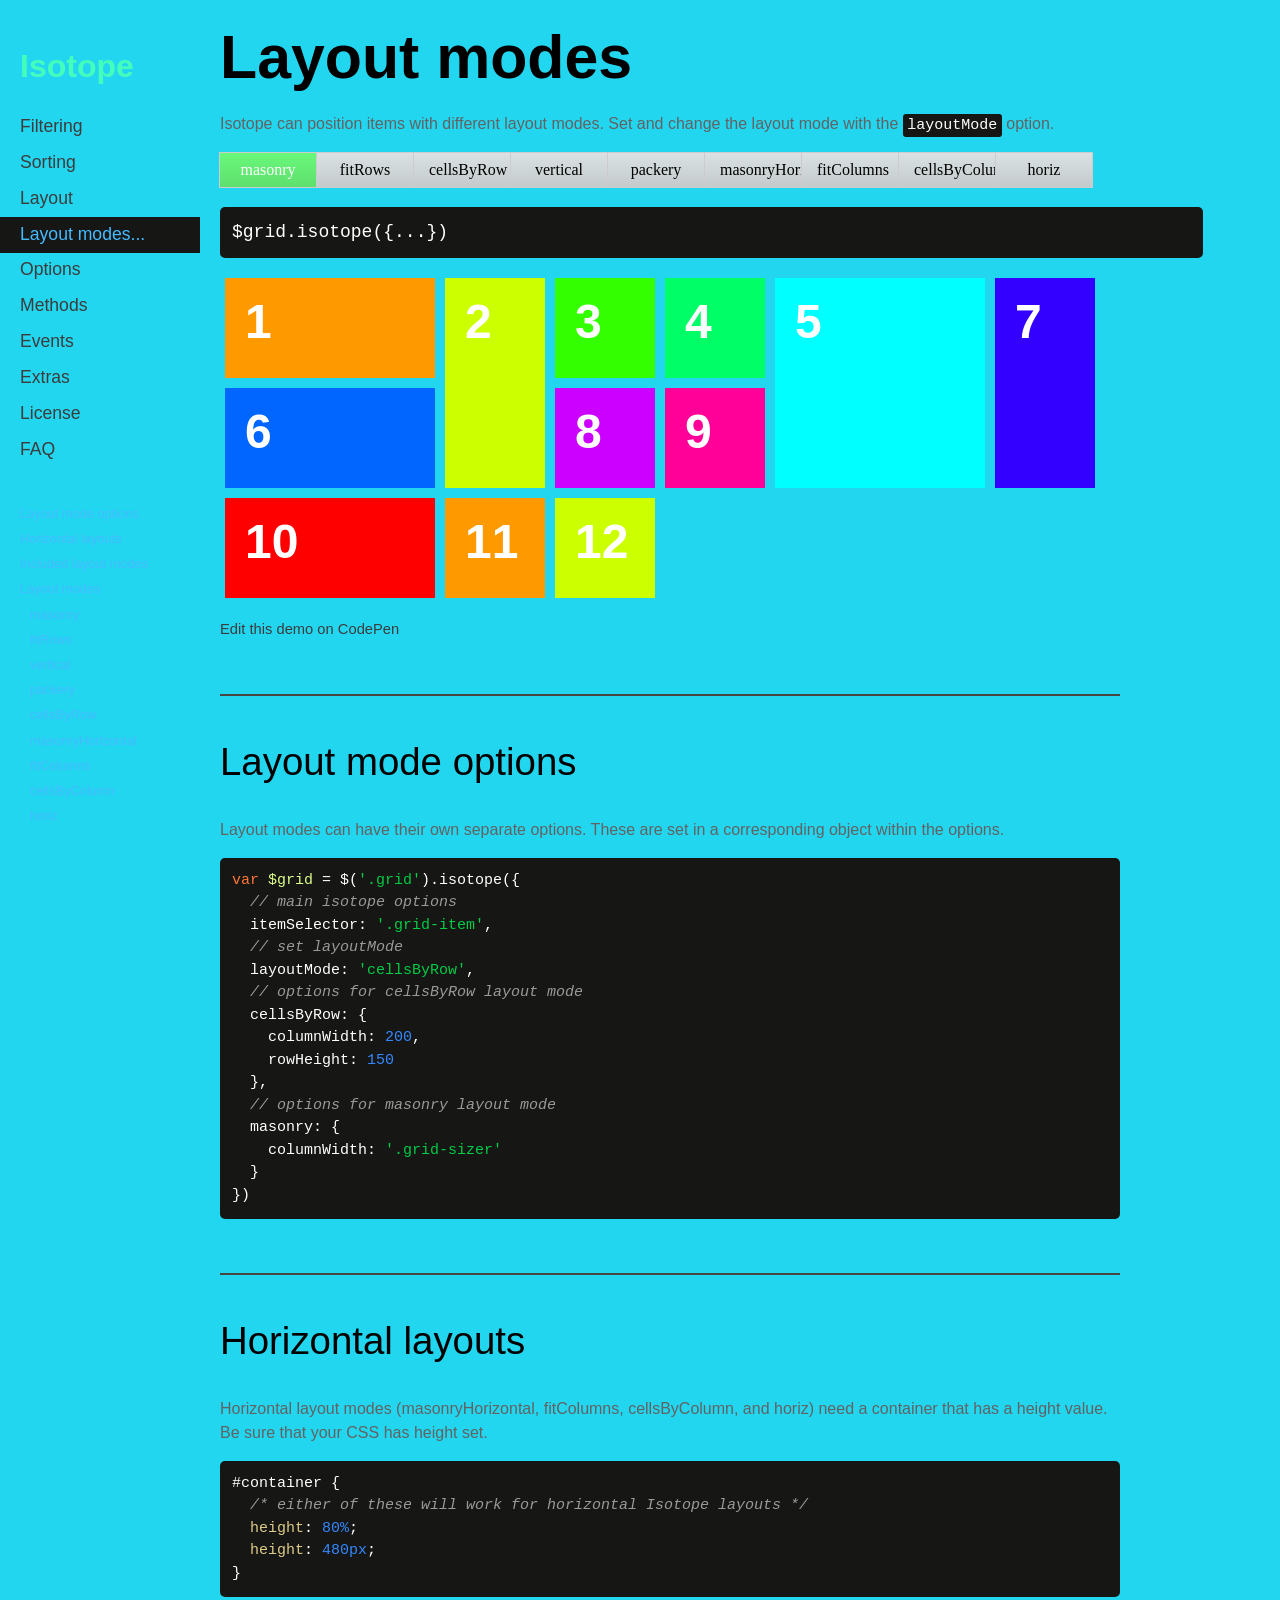
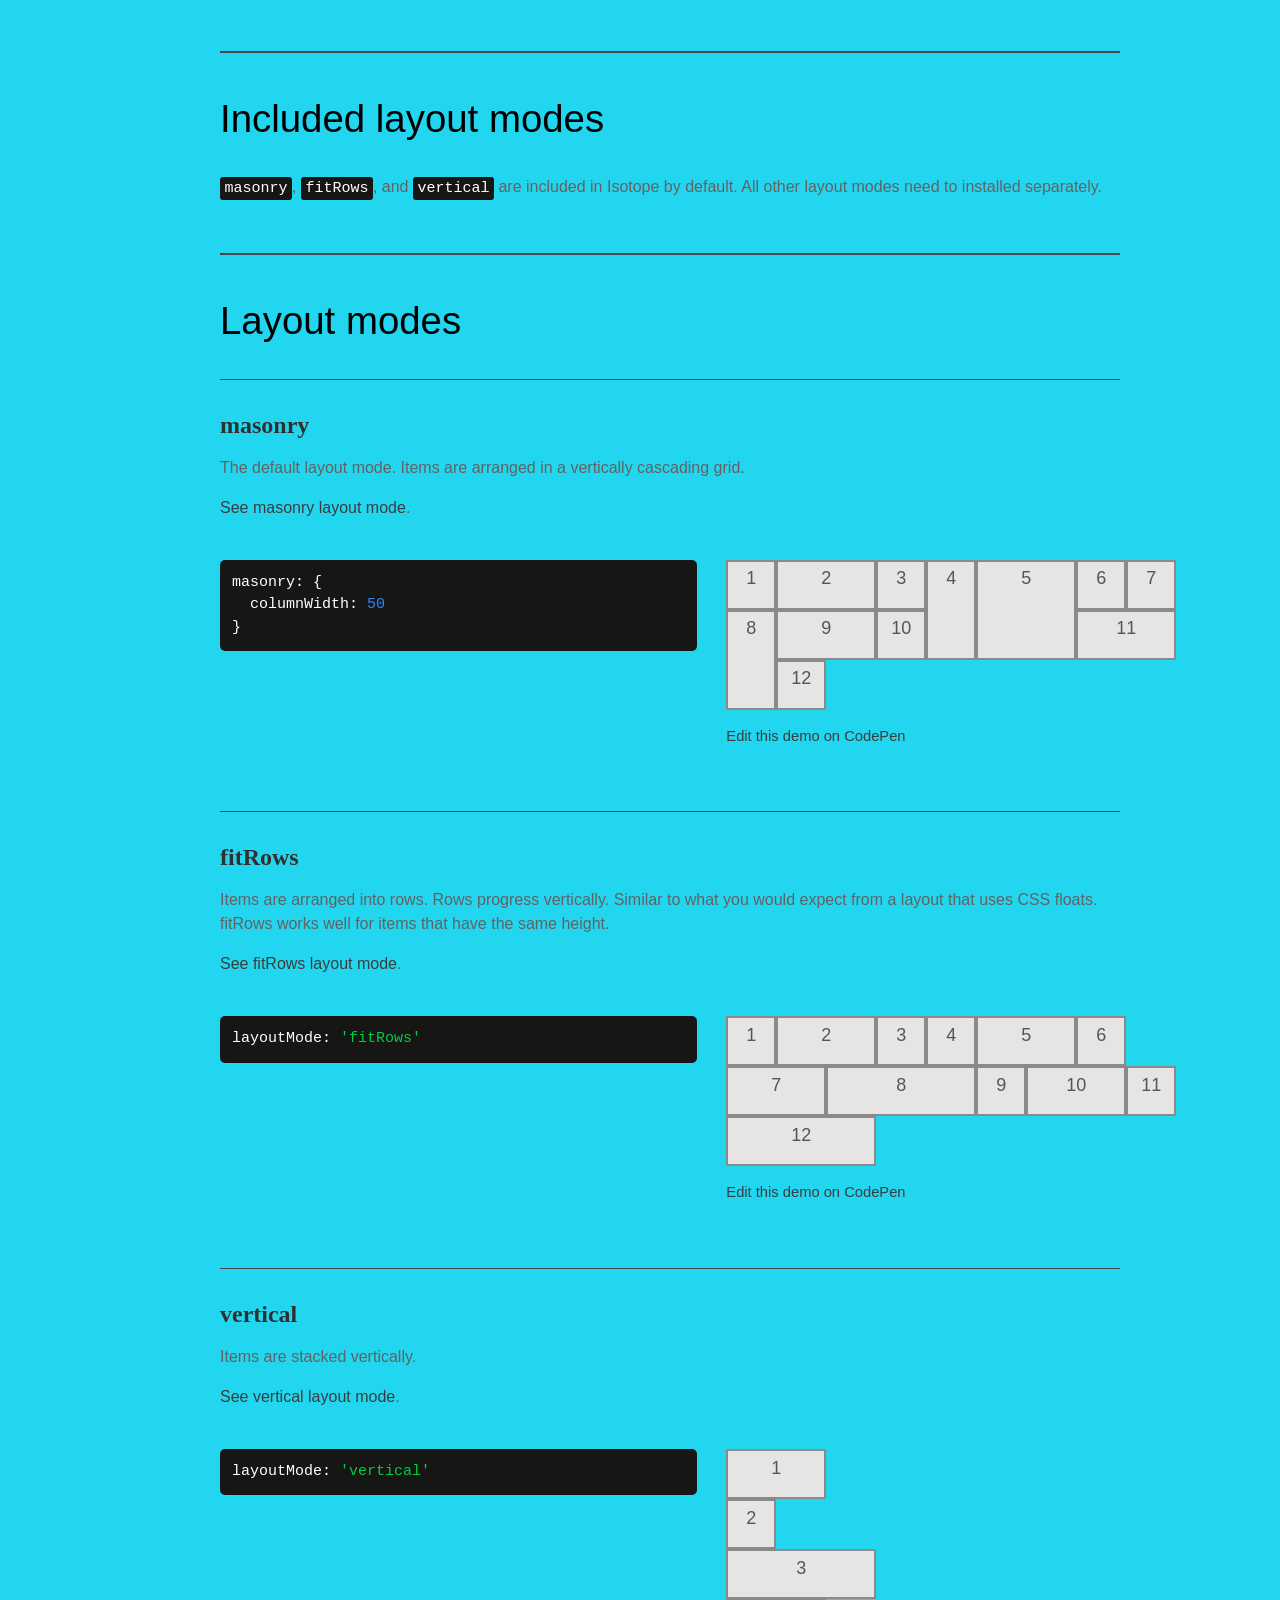
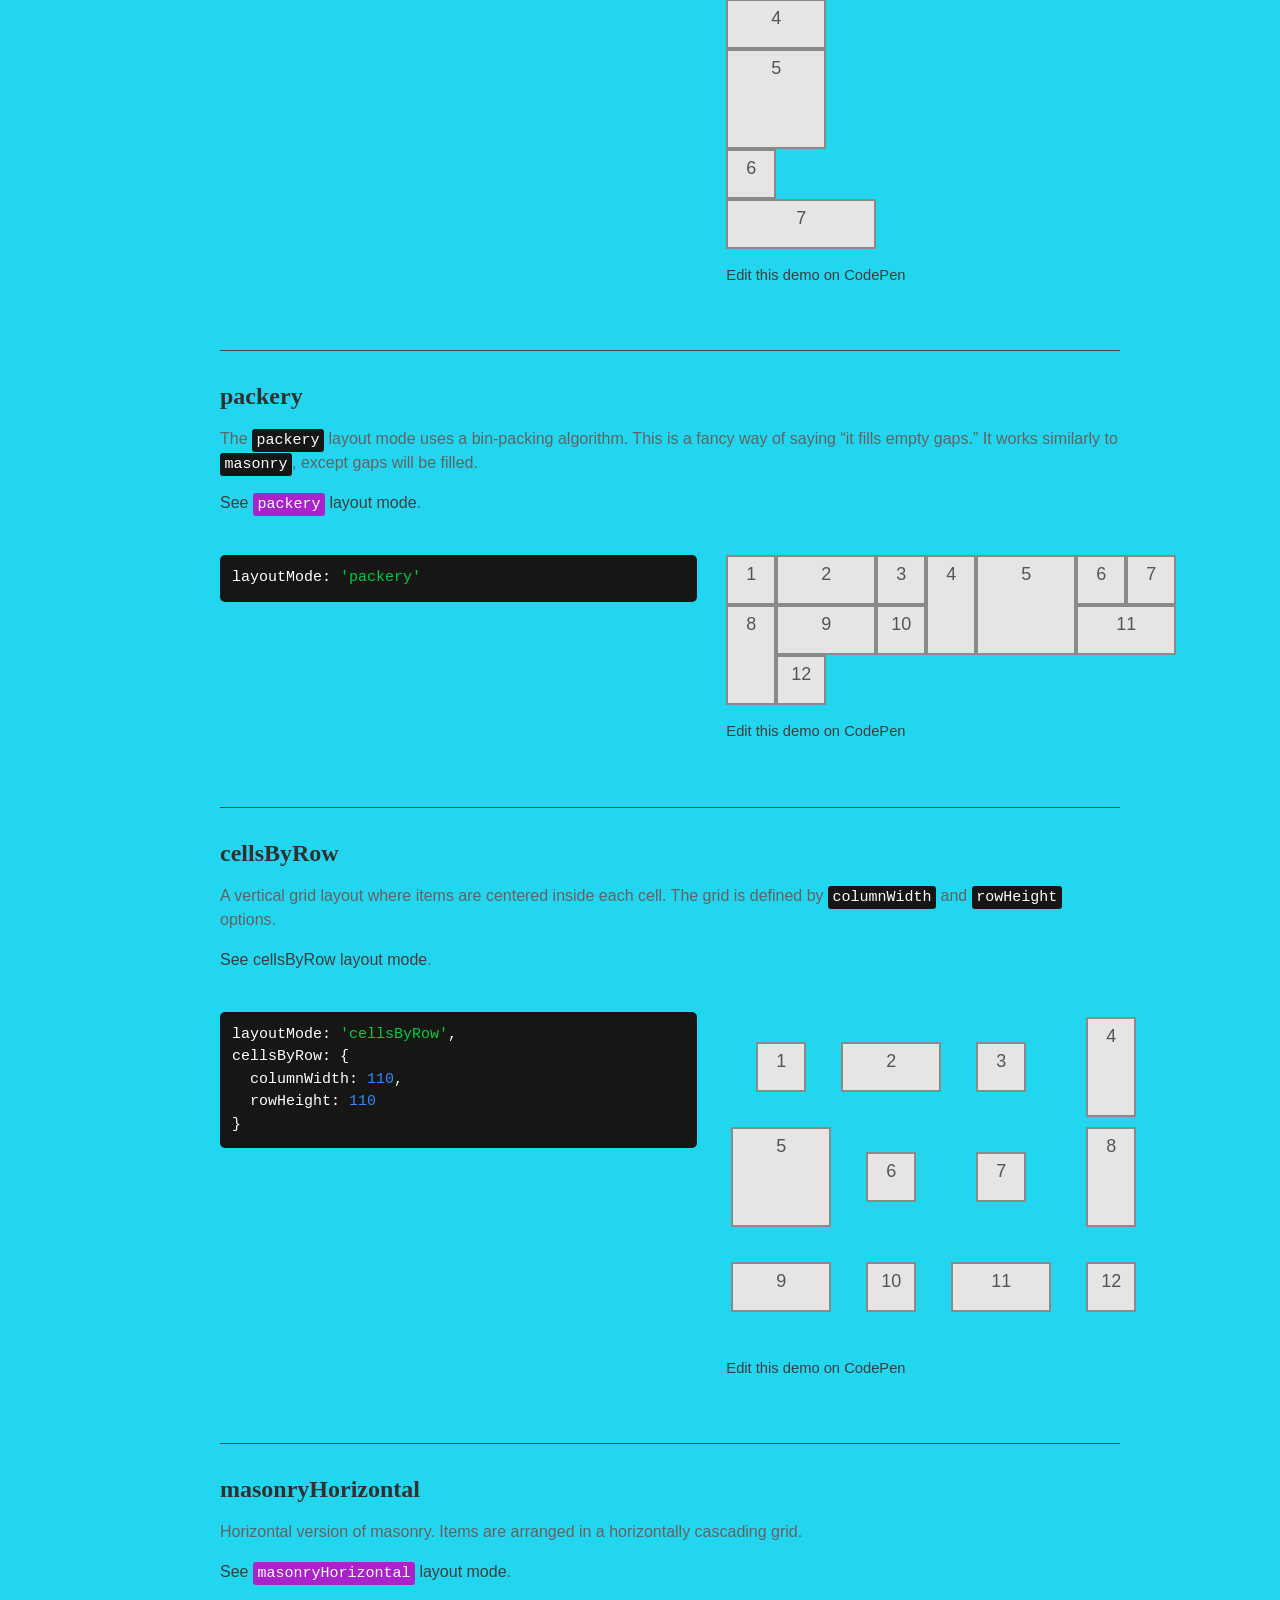
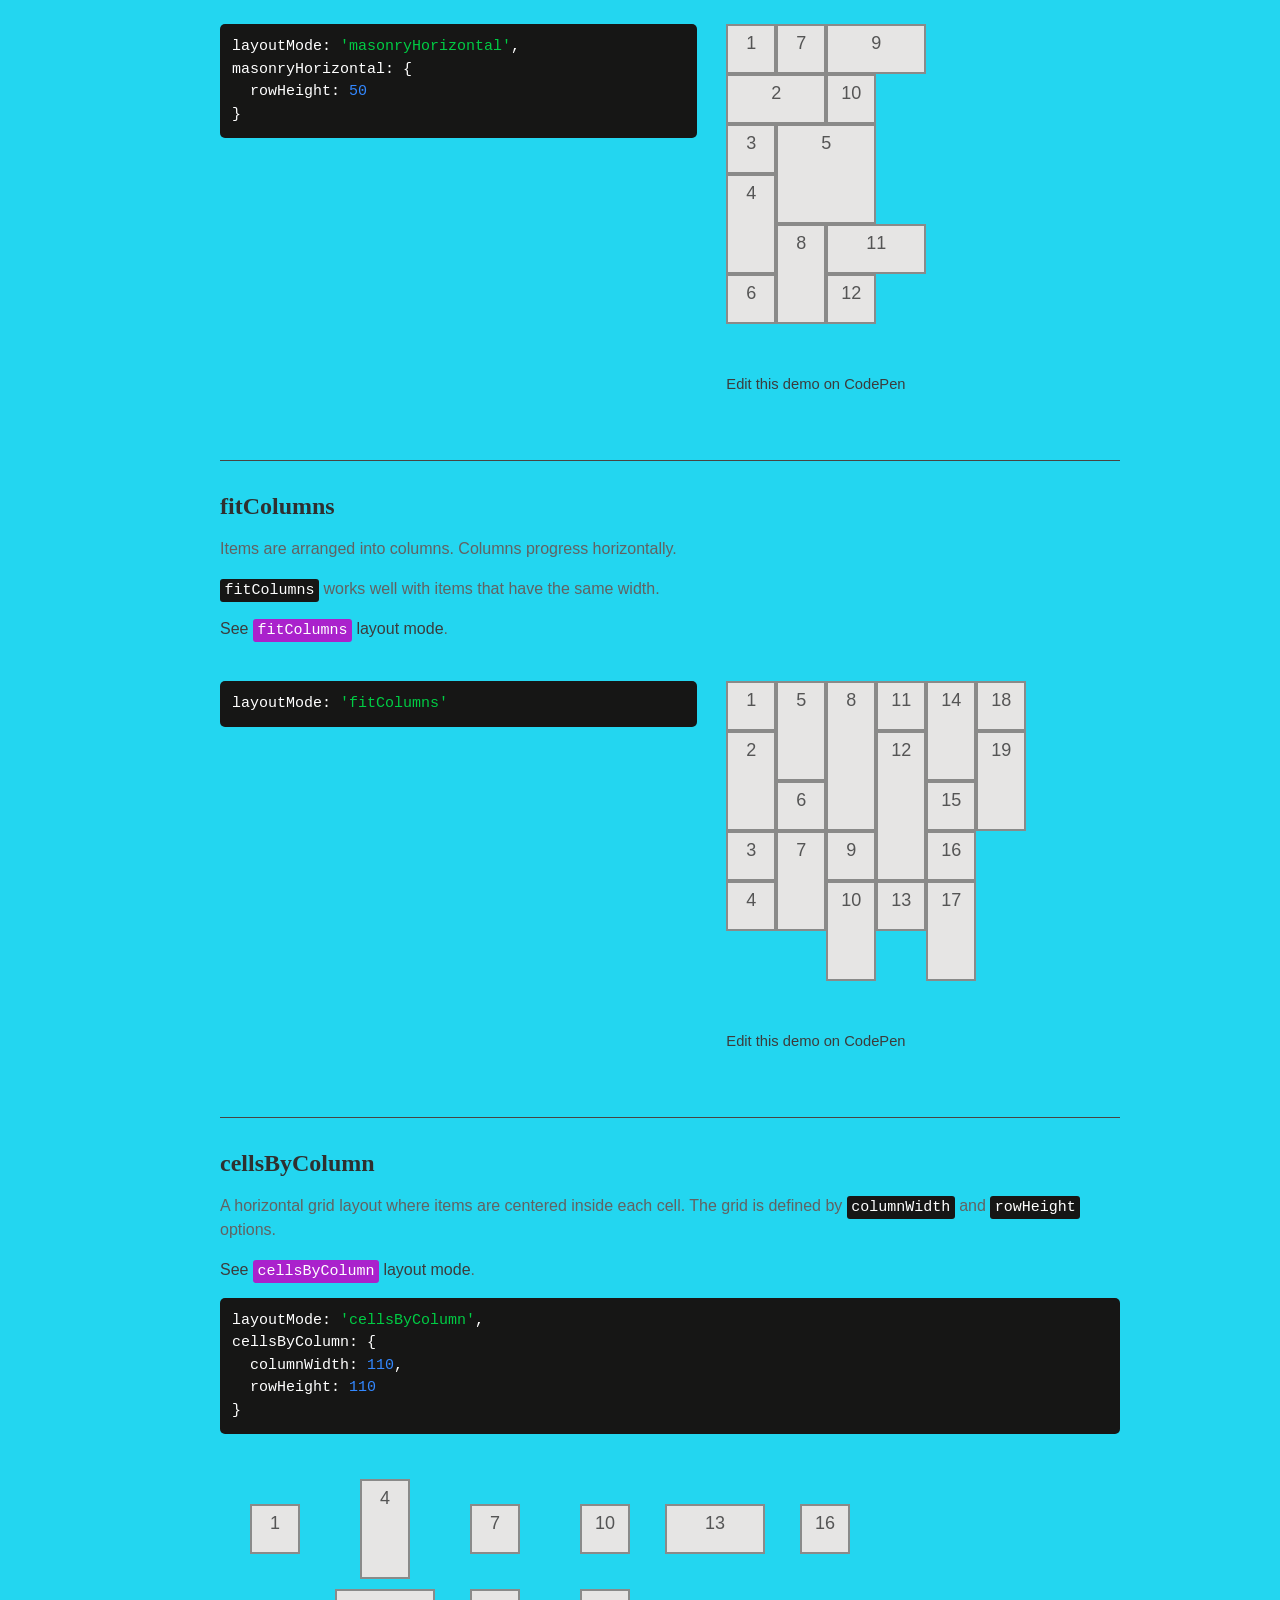
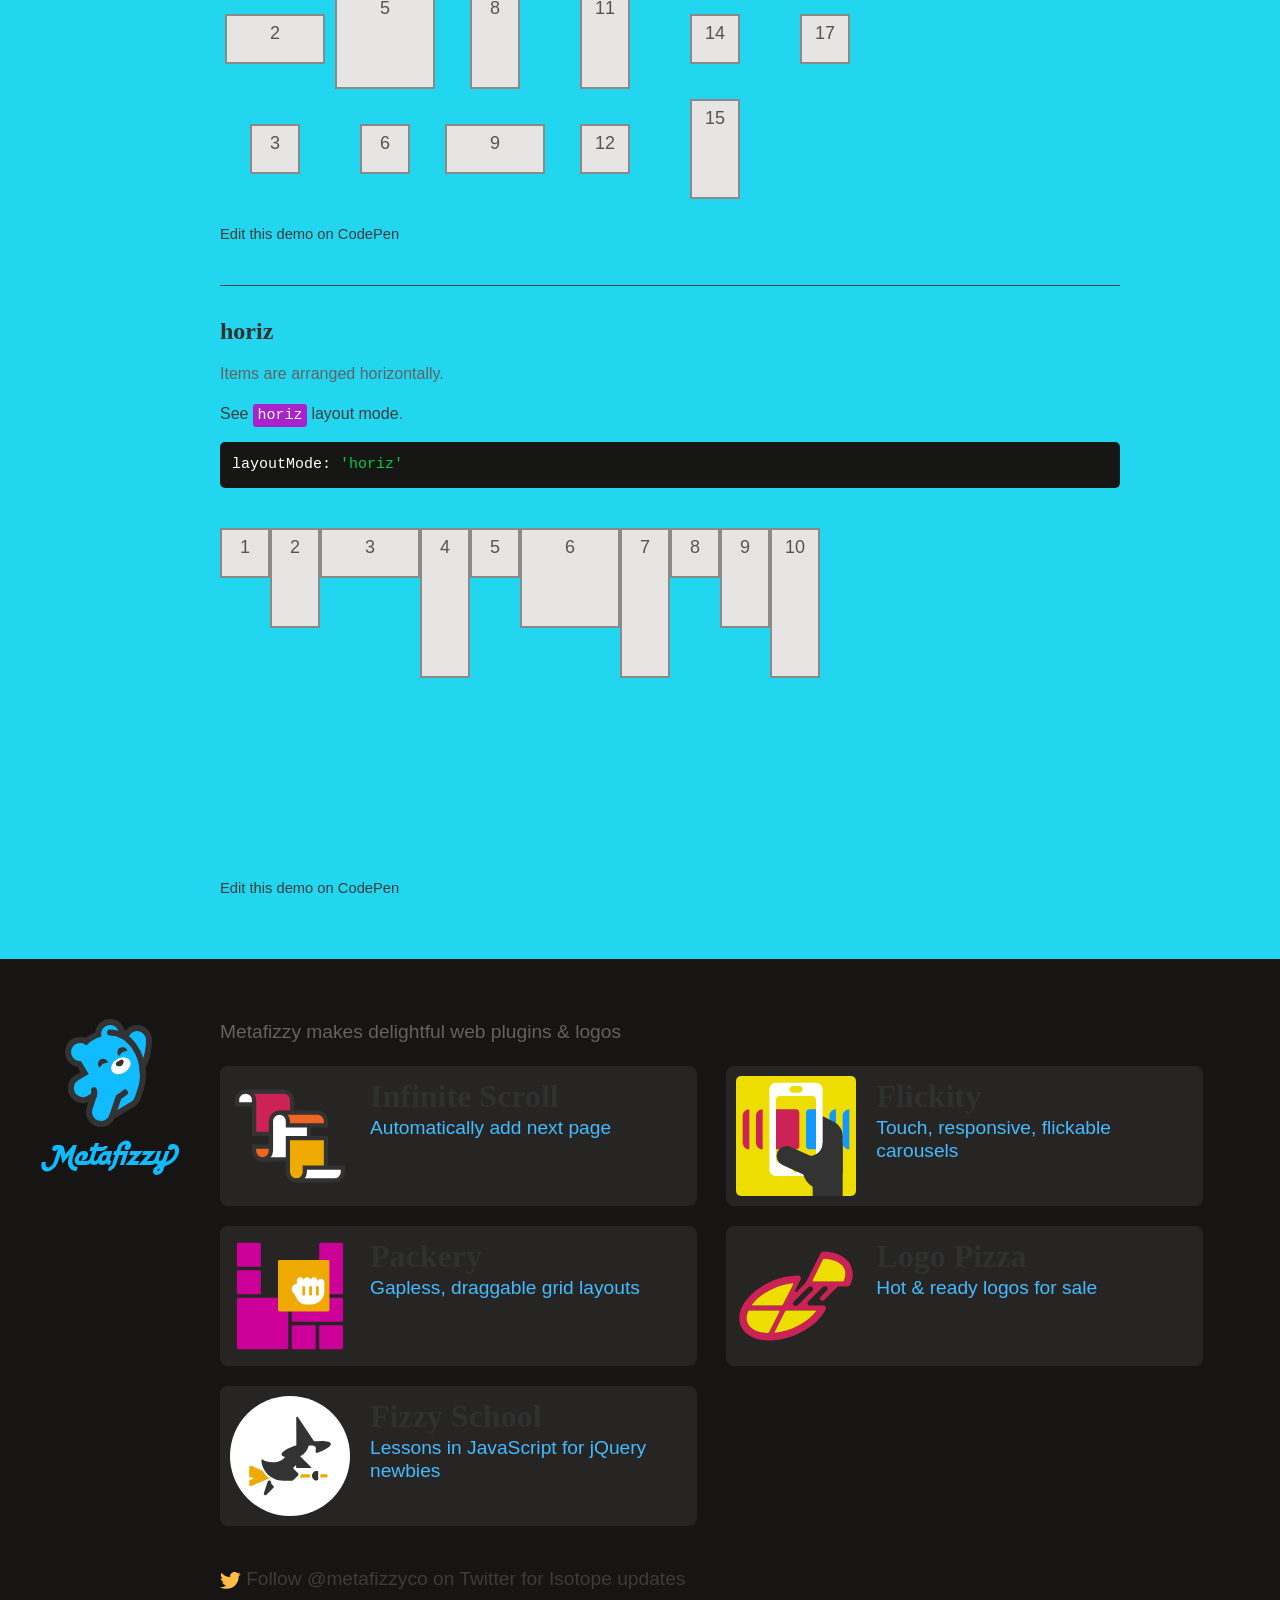
<file: layout-modes.html>
<!doctype html>
<html class="export" lang="en">
<head>
  <meta charset="utf-8">
  <meta http-equiv="x-ua-compatible" content="ie=edge">
  <meta name="viewport" content="width=device-width">
  <meta name="description" content="filter &amp; sort magical layouts">

  <title>Isotope &#xB7; Layout modes</title>

    <!-- Isotope does not require any CSS files -->
    <link rel="stylesheet" href="css/isotope-docs.css?6" media="screen">

  <meta name="twitter:card" content="summary">
  <meta name="twitter:site" content="@metafizzyco">
  <meta name="twitter:url" content="https://isotope.metafizzy.co/.html">
  <meta name="twitter:title" content="Isotope Layout modes">
  <meta name="twitter:description" content="Filter &amp; sort magical layouts">

</head>
<body class="page--layout-modes">


  <div class="nav">
    <h1 class="nav__title"><a href=".">Isotope</a></h1>
  
    <ol class="site-nav">
      <li class="site-nav__item site-nav__item--filtering">
        <a class="site-nav__item__link" href="filtering.html">Filtering</a></li>
      <li class="site-nav__item site-nav__item--sorting">
        <a class="site-nav__item__link" href="sorting.html">Sorting</a></li>
      <li class="site-nav__item site-nav__item--layout ">
        <a class="site-nav__item__link" href="layout.html">Layout</a>
      </li>
      <li class="site-nav__item site-nav__item--layout-modes sub-nav-parent">
        <a class="site-nav__item__link" href="layout-modes.html">Layout modes</a>
        <ul class="sub-nav">
            <li class="sub-nav__item sub-nav__item--masonry">
              <a class="sub-nav__item__link" href="layout-modes/masonry.html">masonry</a></li>
            <li class="sub-nav__item sub-nav__item--fitrows">
              <a class="sub-nav__item__link" href="layout-modes/fitrows.html">fitRows</a></li>
            <li class="sub-nav__item sub-nav__item--vertical">
              <a class="sub-nav__item__link" href="layout-modes/vertical.html">vertical</a></li>
            <li class="sub-nav__item sub-nav__item--packery">
              <a class="sub-nav__item__link" href="layout-modes/packery.html">packery</a></li>
            <li class="sub-nav__item sub-nav__item--cellsbyrow">
              <a class="sub-nav__item__link" href="layout-modes/cellsbyrow.html">cellsByRow</a></li>
            <li class="sub-nav__item sub-nav__item--masonryhorizontal">
              <a class="sub-nav__item__link" href="layout-modes/masonryhorizontal.html">masonryHorizontal</a></li>
            <li class="sub-nav__item sub-nav__item--fitcolumns">
              <a class="sub-nav__item__link" href="layout-modes/fitcolumns.html">fitColumns</a></li>
            <li class="sub-nav__item sub-nav__item--cellsbycolumn">
              <a class="sub-nav__item__link" href="layout-modes/cellsbycolumn.html">cellsByColumn</a></li>
            <li class="sub-nav__item sub-nav__item--horiz">
              <a class="sub-nav__item__link" href="layout-modes/horiz.html">horiz</a></li>
        </ul>
      </li>
      <li class="site-nav__item site-nav__item--options">
        <a class="site-nav__item__link" href="options.html">Options</a></li>
      <li class="site-nav__item site-nav__item--methods">
        <a class="site-nav__item__link" href="methods.html">Methods</a></li>
      <li class="site-nav__item site-nav__item--events">
        <a class="site-nav__item__link" href="events.html">Events</a></li>
      <li class="site-nav__item site-nav__item--extras">
        <a class="site-nav__item__link" href="extras.html">Extras</a></li>
      <li class="site-nav__item site-nav__item--license">
        <a class="site-nav__item__link" href="license.html">License</a></li>
      <li class="site-nav__item site-nav__item--faq">
        <a class="site-nav__item__link" href="faq.html">FAQ</a></li>
    </ol>
  
    <ul class="page-nav" data-js="page-nav">
<li class="page-nav__item page-nav__item--h2"><a href="#layout-mode-options">Layout mode options</a></li>
<li class="page-nav__item page-nav__item--h2"><a href="#horizontal-layouts">Horizontal layouts</a></li>
<li class="page-nav__item page-nav__item--h2"><a href="#included-layout-modes">Included layout modes</a></li>
<li class="page-nav__item page-nav__item--h2"><a href="#layout-modes">Layout modes</a></li>
<li class="page-nav__item page-nav__item--h3"><a href="#masonry">masonry</a></li>
<li class="page-nav__item page-nav__item--h3"><a href="#fitrows">fitRows</a></li>
<li class="page-nav__item page-nav__item--h3"><a href="#vertical">vertical</a></li>
<li class="page-nav__item page-nav__item--h3"><a href="#packery">packery</a></li>
<li class="page-nav__item page-nav__item--h3"><a href="#cellsbyrow">cellsByRow</a></li>
<li class="page-nav__item page-nav__item--h3"><a href="#masonryhorizontal">masonryHorizontal</a></li>
<li class="page-nav__item page-nav__item--h3"><a href="#fitcolumns">fitColumns</a></li>
<li class="page-nav__item page-nav__item--h3"><a href="#cellsbycolumn">cellsByColumn</a></li>
<li class="page-nav__item page-nav__item--h3"><a href="#horiz">horiz</a></li>
</ul>
  </div>


  <div id="content" class="main">
    <div class="container">
        <h1>Layout modes</h1>


<p>Isotope can position items with different layout modes. Set and change the layout mode with the <code>layoutMode</code> option.</p>

<div class="big-demo go-wide" data-js="layout-modes-demo">

  <div class="button-group js-radio-button-group">
    <button class="button is-checked" data-layout-mode="masonry" checked="checked">masonry</button>
    <button class="button" data-layout-mode="fitRows">fitRows</button>
    <button class="button" data-layout-mode="cellsByRow">cellsByRow</button>
    <button class="button" data-layout-mode="vertical">vertical</button>
    <button class="button" data-layout-mode="packery">packery</button>
    <button class="button" data-layout-mode="masonryHorizontal" data-is-horizontal="true">masonryHorizontal</button>
    <button class="button" data-layout-mode="fitColumns" data-is-horizontal="true">fitColumns</button>
    <button class="button" data-layout-mode="cellsByColumn" data-is-horizontal="true">cellsByColumn</button>
    <button class="button" data-layout-mode="horiz" data-is-horizontal="true">horiz</button>
  </div>

  <pre class="code-display"><code>$grid.isotope({...})</code></pre>

  <div class="grid">
    <div class="grid-splash-item grid-splash-item--width2">1</div>
    <div class="grid-splash-item grid-splash-item--height2">2</div>
    <div class="grid-splash-item">3</div>
    <div class="grid-splash-item">4</div>
    <div class="grid-splash-item grid-splash-item--width2 grid-splash-item--height2">5</div>
    <div class="grid-splash-item grid-splash-item--width2">6</div>
    <div class="grid-splash-item grid-splash-item--height2">7</div>
    <div class="grid-splash-item">8</div>
    <div class="grid-splash-item">9</div>
    <div class="grid-splash-item grid-splash-item--width2">10</div>
    <div class="grid-splash-item">11</div>
    <div class="grid-splash-item">12</div>
  </div>

  <p class="edit-demo">
      <a href="https://codepen.io/desandro/pen/ClgeH">Edit this demo on CodePen</a>
  </p>
</div>

<h2 id="layout-mode-options">Layout mode options</h2>

<p>Layout modes can have their own separate options. These are set in a corresponding object within the options.</p>

<pre><code class="js"><span class="keyword">var</span> <span class="jquery_var">$grid</span> = $(<span class="string">&apos;.grid&apos;</span>).isotope({
  <span class="comment">// main isotope options</span>
  itemSelector: <span class="string">&apos;.grid-item&apos;</span>,
  <span class="comment">// set layoutMode</span>
  layoutMode: <span class="string">&apos;cellsByRow&apos;</span>,
  <span class="comment">// options for cellsByRow layout mode</span>
  cellsByRow: {
    <span class="attr">columnWidth</span>: <span class="number">200</span>,
    <span class="attr">rowHeight</span>: <span class="number">150</span>
  },
  <span class="comment">// options for masonry layout mode</span>
  masonry: {
    <span class="attr">columnWidth</span>: <span class="string">&apos;.grid-sizer&apos;</span>
  }
})
</code></pre>


<h2 id="horizontal-layouts">Horizontal layouts</h2>

<p>Horizontal layout modes (masonryHorizontal, fitColumns, cellsByColumn, and horiz) need a container that has a height value. Be sure that your CSS has height set.</p>

<pre><code class="css"><span class="selector-id">#container</span> {
  <span class="comment">/* either of these will work for horizontal Isotope layouts */</span>
  <span class="attribute">height</span>: <span class="number">80%</span>;
  <span class="attribute">height</span>: <span class="number">480px</span>;
}
</code></pre>


<h2 id="included-layout-modes">Included layout modes</h2>

<p><code>masonry</code>, <code>fitRows</code>, and <code>vertical</code> are included in Isotope by default. All other layout modes need to installed separately.</p>


<h2 id="layout-modes">Layout modes</h2>


<h3 id="masonry">masonry</h3>

<p>The default layout mode. Items are arranged in a vertically cascading grid.</p>

<p><a href="layout-modes/masonry.html">See masonry layout mode</a>.</p>

<div class="duo example">
  <div class="duo__cell example__code">
<pre><code class="js">masonry: {
  <span class="attr">columnWidth</span>: <span class="number">50</span>
}
</code></pre>
  </div>
  <div class="duo__cell example__demo">
    <div class="grid grid--counting" data-isotope="{ &quot;masonry&quot;: { &quot;columnWidth&quot;: 50 } }">
      <div class="grid-item"></div>
      <div class="grid-item grid-item--width2"></div>
      <div class="grid-item"></div>
      <div class="grid-item grid-item--height2"></div>
      <div class="grid-item grid-item--width2 grid-item--height2"></div>
      <div class="grid-item"></div>
      <div class="grid-item"></div>
      <div class="grid-item grid-item--height2"></div>
      <div class="grid-item grid-item--width2"></div>
      <div class="grid-item"></div>
      <div class="grid-item grid-item--width2"></div>
      <div class="grid-item"></div>
    </div>
    <p class="edit-demo">
        <a href="https://codepen.io/desandro/pen/mEinp">Edit this demo on CodePen</a>
    </p>
  </div>
</div>


<h3 id="fitrows">fitRows</h3>

<p>Items are arranged into rows. Rows progress vertically. Similar to what you would expect from a layout that uses CSS floats. fitRows works well for items that have the same height.</p>

<p><a href="layout-modes/fitrows.html">See fitRows layout mode</a>.</p>

<div class="duo example">
  <div class="duo__cell example__code">
<pre><code class="js">layoutMode: <span class="string">&apos;fitRows&apos;</span>
</code></pre>
  </div>
  <div class="duo__cell example__demo">
    <div class="grid grid--counting" data-isotope="{ &quot;layoutMode&quot;: &quot;fitRows&quot; }">
      <div class="grid-item"></div>
      <div class="grid-item grid-item--width2"></div>
      <div class="grid-item"></div>
      <div class="grid-item"></div>
      <div class="grid-item grid-item--width2"></div>
      <div class="grid-item"></div>
      <div class="grid-item grid-item--width2"></div>
      <div class="grid-item grid-item--width3"></div>
      <div class="grid-item"></div>
      <div class="grid-item grid-item--width2"></div>
      <div class="grid-item"></div>
      <div class="grid-item grid-item--width3"></div>
    </div>
    <p class="edit-demo">
        <a href="https://codepen.io/desandro/pen/nCskp">Edit this demo on CodePen</a>
    </p>
  </div>
</div>


<h3 id="vertical">vertical</h3>

<p>Items are stacked vertically.</p>

<p><a href="layout-modes/vertical.html">See vertical layout mode</a>.</p>

<div class="duo example">
  <div class="duo__cell example__code">
<pre><code class="js">layoutMode: <span class="string">&apos;vertical&apos;</span>
</code></pre>
  </div>
  <div class="duo__cell example__demo">
    <div class="grid grid--counting" data-isotope="{ &quot;layoutMode&quot;: &quot;vertical&quot; }">
      <div class="grid-item grid-item--width2"></div>
      <div class="grid-item"></div>
      <div class="grid-item grid-item--width3"></div>
      <div class="grid-item grid-item--width2"></div>
      <div class="grid-item grid-item--width2 grid-item--height2"></div>
      <div class="grid-item"></div>
      <div class="grid-item grid-item--width3"></div>
    </div>
    <p class="edit-demo">
        <a href="https://codepen.io/desandro/pen/oXxepd">Edit this demo on CodePen</a>
    </p>
  </div>
</div>


<h3 id="packery">packery</h3>

<p>The <code>packery</code> layout mode uses a bin-packing algorithm. This is a fancy way of saying &#x201C;it fills empty gaps.&#x201D; It works similarly to <code>masonry</code>, except gaps will be filled.</p>

<p><a href="layout-modes/packery.html">See <code>packery</code> layout mode</a>.</p>

<div class="duo example">
  <div class="duo__cell example__code">
<pre><code class="js">layoutMode: <span class="string">&apos;packery&apos;</span>
</code></pre>
  </div>
  <div class="duo__cell example__demo">
    <div class="grid grid--counting" data-isotope="{ &quot;layoutMode&quot;: &quot;packery&quot; }">
      <div class="grid-item"></div>
      <div class="grid-item grid-item--width2"></div>
      <div class="grid-item"></div>
      <div class="grid-item grid-item--height2"></div>
      <div class="grid-item grid-item--width2 grid-item--height2"></div>
      <div class="grid-item"></div>
      <div class="grid-item"></div>
      <div class="grid-item grid-item--height2"></div>
      <div class="grid-item grid-item--width2"></div>
      <div class="grid-item"></div>
      <div class="grid-item grid-item--width2"></div>
      <div class="grid-item"></div>
    </div>
    <p class="edit-demo">
        <a href="https://codepen.io/desandro/pen/vdwmb">Edit this demo on CodePen</a>
    </p>
  </div>
</div>


<h3 id="cellsbyrow">cellsByRow</h3>

<p>A vertical grid layout where items are centered inside each cell. The grid is defined by <code>columnWidth</code> and <code>rowHeight</code> options.</p>

<p><a href="layout-modes/cellsbyrow.html">See cellsByRow layout mode</a>.</p>

<div class="duo example">
  <div class="duo__cell example__code">
<pre><code class="js">layoutMode: <span class="string">&apos;cellsByRow&apos;</span>,
<span class="attr">cellsByRow</span>: {
  <span class="attr">columnWidth</span>: <span class="number">110</span>,
  <span class="attr">rowHeight</span>: <span class="number">110</span>
}
</code></pre>
  </div>
  <div class="duo__cell example__demo">
    <div class="grid grid--counting" data-isotope="{ &quot;layoutMode&quot;: &quot;cellsByRow&quot;, &quot;cellsByRow&quot;: { &quot;columnWidth&quot;: 110, &quot;rowHeight&quot;: 110 } }">
      <div class="grid-item"></div>
      <div class="grid-item grid-item--width2"></div>
      <div class="grid-item"></div>
      <div class="grid-item grid-item--height2"></div>
      <div class="grid-item grid-item--width2 grid-item--height2"></div>
      <div class="grid-item"></div>
      <div class="grid-item"></div>
      <div class="grid-item grid-item--height2"></div>
      <div class="grid-item grid-item--width2"></div>
      <div class="grid-item"></div>
      <div class="grid-item grid-item--width2"></div>
      <div class="grid-item"></div>
    </div>

    <p class="edit-demo">
        <a href="https://codepen.io/desandro/pen/zFart">Edit this demo on CodePen</a>
    </p>
  </div>
</div>


<h3 id="masonryhorizontal">masonryHorizontal</h3>

<p>Horizontal version of masonry. Items are arranged in a horizontally cascading grid.</p>

<p><a href="layout-modes/masonryhorizontal.html">See <code>masonryHorizontal</code> layout mode</a>.</p>

<div class="duo example">
  <div class="duo__cell example__code">
<pre><code class="js">layoutMode: <span class="string">&apos;masonryHorizontal&apos;</span>,
<span class="attr">masonryHorizontal</span>: {
  <span class="attr">rowHeight</span>: <span class="number">50</span>
}
</code></pre>
  </div>
  <div class="duo__cell example__demo">
    <div class="grid grid--counting grid--horizontal horizontal counting" data-isotope="{ &quot;layoutMode&quot;: &quot;masonryHorizontal&quot;, &quot;masonryHorizontal&quot;: { &quot;rowHeight&quot;: 50 } }">
      <div class="grid-item"></div>
      <div class="grid-item grid-item--width2"></div>
      <div class="grid-item"></div>
      <div class="grid-item grid-item--height2"></div>
      <div class="grid-item grid-item--width2 grid-item--height2"></div>
      <div class="grid-item"></div>
      <div class="grid-item"></div>
      <div class="grid-item grid-item--height2"></div>
      <div class="grid-item grid-item--width2"></div>
      <div class="grid-item"></div>
      <div class="grid-item grid-item--width2"></div>
      <div class="grid-item"></div>
    </div>
    <p class="edit-demo">
        <a href="https://codepen.io/desandro/pen/oCiAD">Edit this demo on CodePen</a>
    </p>
  </div>
</div>


<h3 id="fitcolumns">fitColumns</h3>

<p>Items are arranged into columns. Columns progress horizontally.</p>

<p><code>fitColumns</code> works well with items that have the same width.</p>

<p><a href="layout-modes/fitcolumns.html">See <code>fitColumns</code> layout mode</a>.</p>

<div class="duo example">
  <div class="duo__cell example__code">
<pre><code class="js">layoutMode: <span class="string">&apos;fitColumns&apos;</span>
</code></pre>
  </div>
  <div class="duo__cell example__demo">
    <div class="grid grid--counting grid--horizontal" data-isotope="{ &quot;layoutMode&quot;: &quot;fitColumns&quot; }">
      <div class="grid-item"></div>
      <div class="grid-item grid-item--height2"></div>
      <div class="grid-item"></div>
      <div class="grid-item"></div>
      <div class="grid-item grid-item--height2"></div>
      <div class="grid-item"></div>
      <div class="grid-item grid-item--height2"></div>
      <div class="grid-item grid-item--height3"></div>
      <div class="grid-item"></div>
      <div class="grid-item grid-item--height2"></div>
      <div class="grid-item"></div>
      <div class="grid-item grid-item--height3"></div>
      <div class="grid-item"></div>
      <div class="grid-item grid-item--height2"></div>
      <div class="grid-item"></div>
      <div class="grid-item"></div>
      <div class="grid-item grid-item--height2"></div>
      <div class="grid-item"></div>
      <div class="grid-item grid-item--height2"></div>
    </div>
    <p class="edit-demo">
        <a href="https://codepen.io/desandro/pen/zEAwi">Edit this demo on CodePen</a>
    </p>
  </div>
</div>


<h3 id="cellsbycolumn">cellsByColumn</h3>

<p>A horizontal grid layout where items are centered inside each cell. The grid is defined by <code>columnWidth</code> and <code>rowHeight</code> options.</p>

<p><a href="layout-modes/cellsbycolumn.html">See <code>cellsByColumn</code> layout mode</a>.</p>

<pre><code class="js">layoutMode: <span class="string">&apos;cellsByColumn&apos;</span>,
<span class="attr">cellsByColumn</span>: {
  <span class="attr">columnWidth</span>: <span class="number">110</span>,
  <span class="attr">rowHeight</span>: <span class="number">110</span>
}
</code></pre>

<div class="example">
  <div class="grid grid--counting grid--horizontal" data-isotope="{ &quot;layoutMode&quot;: &quot;cellsByColumn&quot;, &quot;cellsByColumn&quot;: { &quot;columnWidth&quot;: 110, &quot;rowHeight&quot;: 110 } }">
    <div class="grid-item"></div>
    <div class="grid-item grid-item--width2"></div>
    <div class="grid-item"></div>
    <div class="grid-item grid-item--height2"></div>
    <div class="grid-item grid-item--width2 grid-item--height2"></div>
    <div class="grid-item"></div>
    <div class="grid-item"></div>
    <div class="grid-item grid-item--height2"></div>
    <div class="grid-item grid-item--width2"></div>
    <div class="grid-item"></div>
    <div class="grid-item grid-item--height2"></div>
    <div class="grid-item"></div>
    <div class="grid-item grid-item--width2"></div>
    <div class="grid-item"></div>
    <div class="grid-item grid-item--height2"></div>
    <div class="grid-item"></div>
    <div class="grid-item"></div>
  </div>
  <p class="edit-demo">
      <a href="https://codepen.io/desandro/pen/qAlEy">Edit this demo on CodePen</a>
  </p>
</div>


<h3 id="horiz">horiz</h3>

<p>Items are arranged horizontally.</p>

<p><a href="layout-modes/horiz.html">See <code>horiz</code> layout mode</a>.</p>

<pre><code class="js">layoutMode: <span class="string">&apos;horiz&apos;</span>
</code></pre>

<div class="example">
  <div class="grid grid--counting grid--horizontal" data-isotope="{ &quot;layoutMode&quot;: &quot;horiz&quot; }">
    <div class="grid-item"></div>
    <div class="grid-item grid-item--height2"></div>
    <div class="grid-item grid-item--width2"></div>
    <div class="grid-item grid-item--height3"></div>
    <div class="grid-item"></div>
    <div class="grid-item grid-item--width2 grid-item--height2"></div>
    <div class="grid-item grid-item--height3"></div>
    <div class="grid-item"></div>
    <div class="grid-item grid-item--height2"></div>
    <div class="grid-item grid-item--height3"></div>
  </div>
  <p class="edit-demo">
      <a href="https://codepen.io/desandro/pen/uGetl">Edit this demo on CodePen</a>
  </p>
</div>


    </div>
  </div>

  <footer class="site-footer">
  
    <div class="container">
  
      <p class="site-footer__copy">Metafizzy makes delightful web plugins &amp; logos</p>
  
      <div class="showcase">
      
        <ul class="showcase-item-list">
      
            <li class="showcase-item">
              <a class="showcase-item__link" href="https://infinite-scroll.com">
                <div class="showcase-item__image">
                    <svg class="infinite-scroll-illo" xmlns="http://www.w3.org/2000/svg" viewbox="0 0 520 520" width="200" height="200">
                      <path class="infinite-scroll-illo__page infinite-scroll-illo__page--back" d="M90,110H10V90c0-22,18-40,40-40h40V110z"/>
                      <path class="infinite-scroll-illo__page infinite-scroll-illo__page--front1" d="M270,90L270,90c0-22-18-40-40-40h0H50h0c22,0,40,18,40,40v0v0v160h180V90z"/>
                      <path class="infinite-scroll-illo__page infinite-scroll-illo__page--front2" d="M170,330v-20H90v20v0c0,22,18,40,40,40h0h40V330z"/>
                      <path class="infinite-scroll-illo__page infinite-scroll-illo__page--back" d="M350,150H210c-22,0-40,18-40,40v140v0c0,22-18,40-40,40h0h220V150z"/>
                      <path class="infinite-scroll-illo__page infinite-scroll-illo__page--front3" d="M430,470V270H250v160c0,22,18,40,40,40H430z"/>
                      <path class="infinite-scroll-illo__page infinite-scroll-illo__page--front2" d="M250,190v20h180v-20c0-22-18-40-40-40H210h0C232,150,250,168,250,190L250,190z"/>
                      <path class="infinite-scroll-illo__page infinite-scroll-illo__page--back" d="M330,410v20v0c0,22-18,40-40,40h0h180c22,0,40-18,40-40v-20H330z"/>
                    </svg>
                </div>
                <div class="showcase-item__text">
                  <h3 class="showcase-item__title">Infinite Scroll</h3>
                  <p class="showcase-item__description">Automatically add next page</p>
                </div>
              </a>
            </li>
      
            <li class="showcase-item">
              <a class="showcase-item__link" href="https://flickity.metafizzy.co">
                <div class="showcase-item__image">
                    <svg class="flickity-illo" xmlns="http://www.w3.org/2000/svg" viewbox="0 0 360 360" width="100" height="100">
                      <path class="flickity-illo__color1" fill="#19F" d="M300 220L300 220c-11 0-20-9-20-20v-80c0-11 9-20 20-20h0V220z"/>
                      <path class="flickity-illo__color1" fill="#19F" d="M340 220L340 220c-11 0-20-9-20-20v-80c0-11 9-20 20-20h0V220z"/>
                      <path class="flickity-illo__color2" fill="#333" d="M320 290V180c0-18-10-35-27-43L240 110v180H320z"/>
                      <path class="flickity-illo__color3" fill="white" d="M240 300H120c-11 0-20-9-20-20V40c0-11 9-20 20-20h120c11 0 20 9 20 20v240C260 291 251 300 240 300z"/>
                      <path class="flickity-illo__color4" fill="#ED0" d="M230 260H130c-6 0-10-5-10-10V70c0-6 5-10 10-10h100c6 0 10 5 10 10v180 C240 256 236 260 230 260z"/>
                      <path class="flickity-illo__color2" fill="#333" d="M260 200h60v81c0 32-26 59-59 59h0c-34 0-61-27-61-61V240h20 C242 240 260 222 260 200L260 200z"/>
                      <path class="flickity-illo__color5" fill="#C25" d="M180 220h-60V100h60c6 0 10 5 10 10v100C190 216 186 220 180 220z"/>
                      <path class="flickity-illo__color1" fill="#19F" d="M240 220h-20c-6 0-10-5-10-10V110c0-6 5-10 10-10h20V220z"/>
                      <rect class="flickity-illo__color2" fill="#333" x="230" y="280" width="90" height="80"/>
                      <circle class="flickity-illo__color4" fill="#ED0" cx="180" cy="280" r="10"/>
                      <line class="flickity-illo__thumb" stroke="#333" stroke-width="60" stroke-linecap="round" x1="262" y1="290" x2="152" y2="240"/>
                      <path class="flickity-illo__color4" fill="#ED0" d="M190 50h-20c-6 0-10-5-10-10v0c0-6 5-10 10-10h20c6 0 10 5 10 10v0C200 46 196 50 190 50z"/>
                      <path class="flickity-illo__color5" fill="#C25" d="M80 220L80 220c-11 0-20-9-20-20v-80c0-11 9-20 20-20h0V220z"/>
                      <path class="flickity-illo__color5" fill="#C25" d="M40 220L40 220c-11 0-20-9-20-20v-80c0-11 9-20 20-20h0V220z"/>
                    </svg>
                </div>
                <div class="showcase-item__text">
                  <h3 class="showcase-item__title">Flickity</h3>
                  <p class="showcase-item__description">Touch, responsive, flickable carousels</p>
                </div>
              </a>
            </li>
      
            <li class="showcase-item">
              <a class="showcase-item__link" href="https://packery.metafizzy.co">
                <div class="showcase-item__image">
                    <svg class="packery-illo" xmlns="http://www.w3.org/2000/svg" viewbox="0 0 700 700" width="100" height="100">
                      <path class="packery-illo__item" fill="#C09" d="M172 180H48c-4 0-8-4-8-8V48c0-4 4-8 8-8h124c4 0 8 4 8 8v124C180 176 176 180 172 180z"/>
                      <path class="packery-illo__item" fill="#C09" d="M172 340H48c-4 0-8-4-8-8V208c0-4 4-8 8-8h124c4 0 8 4 8 8v124C180 336 176 340 172 340z"/>
                      <path class="packery-illo__item" fill="#C09" d="M492 660H368c-4 0-8-4-8-8V528c0-4 4-8 8-8h124c4 0 8 4 8 8v124C500 656 496 660 492 660z"/>
                      <path class="packery-illo__item" fill="#C09" d="M652 660H528c-4 0-8-4-8-8V528c0-4 4-8 8-8h124c4 0 8 4 8 8v124C660 656 656 660 652 660z"/>
                      <path class="packery-illo__item" fill="#C09" d="M652 500H368c-4 0-8-4-8-8V368c0-4 4-8 8-8h284c4 0 8 4 8 8v124C660 496 656 500 652 500z"/>
                      <path class="packery-illo__item" fill="#C09" d="M332 660H48c-4 0-8-4-8-8V368c0-4 4-8 8-8h284c4 0 8 4 8 8v284C340 656 336 660 332 660z"/>
                      <path class="packery-illo__item" fill="#C09" d="M652 340H528c-4 0-8-4-8-8V48c0-4 4-8 8-8h124c4 0 8 4 8 8v284C660 336 656 340 652 340z"/>
                      <path class="packery-illo__draggie" fill="#EA0" d="M572 440H288c-4 0-8-4-8-8V148c0-4 4-8 8-8h284c4 0 8 4 8 8v284C580 436 576 440 572 440z"/>
                      <g>
                        <path class="packery-illo__hand" fill="white" d="M530 250c-11 0-20 9-20 20v-10c0-11-9-20-20-20s-20 9-20 20c0-11-9-20-20-20s-20 9-20 20c0-11-9-20-20-20
                          s-20 9-20 20v20c-17 0-30 13-30 30c0 11 6 20 14 25l19 35c10 18 30 30 51 30h28
                          c43 0 78-35 78-78V270C550 259 541 250 530 250z"/>
                        <line class="packery-illo__hand-line" stroke="#EA0" fill="none" stroke-width="16" stroke-linecap="round" x1="430" y1="300" x2="430" y2="340"/>
                        <line class="packery-illo__hand-line" stroke="#EA0" fill="none" stroke-width="16" stroke-linecap="round" x1="470" y1="300" x2="470" y2="340"/>
                        <line class="packery-illo__hand-line" stroke="#EA0" fill="none" stroke-width="16" stroke-linecap="round" x1="510" y1="300" x2="510" y2="340"/>
                      </g>
                    </svg>
                </div>
                <div class="showcase-item__text">
                  <h3 class="showcase-item__title">Packery</h3>
                  <p class="showcase-item__description">Gapless, draggable grid layouts</p>
                </div>
              </a>
            </li>
      
            <li class="showcase-item">
              <a class="showcase-item__link" href="http://logo.pizza">
                <div class="showcase-item__image">
                    <svg class="logo-pizza-illo" xmlns="http://www.w3.org/2000/svg" viewbox="0 0 700 700" width="100" height="100">
                      <path class="logo-pizza-illo__outline" fill="#C25" d="M513 91c-9-0-17 5-21 12l-80 160c-3 5-6 10-11 15l-47 47
                        c-5 5-12-1-9-7l32-64c5-11-2-23-14-23h-0c-121 0-268 70-327 180
                        C-9 497 35 609 196 609c138 0 279-85 327-180v0c5-11-2-23-14-23h-77c-13 0-19-15-10-24
                        l81-81c5-5 11-8 18-8l0 0c13 0 19 15 10 24L494 354c-6 6-6 14 0 20c3 3 6 4 10 4
                        c4 0 7-1 10-4l80-80h53c9 0 17-5 21-13C707 190 656 97 513 91z M334 281l-59 117
                        c-2 5-7 8-13 8H97c-4 0-6-4-3-7c49-64 143-114 236-124C333 275 335 278 334 281z
                         M70 441c2-4 6-7 10-7h168c4 0 7 4 5 8l-59 118c-2 4-6 6-11 6
                        C106 565 38 521 70 441z M466 441c-49 64-143 114-236 124c-3 0-6-3-4-6l59-117
                        c2-5 7-8 13-8h166C466 434 468 438 466 441z M446 318l-81 81c-5 5-11 8-18 8l0 0
                        c-13 0-19-15-10-24l81-81c5-5 11-8 18-8l0 0C449 294 455 309 446 318z M447 258L506 139
                        c2-4 6-7 11-6c101 7 140 60 114 126c-2 4-6 7-10 7H452C448 266 445 262 447 258z"/>
                      <path class="logo-pizza-illo__slice" fill="#ED0" d="M334 281l-59 117c-2 5-7 8-13 8H97c-4 0-6-4-3-7
                        c49-64 143-114 236-124C333 275 335 278 334 281z"/>
                      <path class="logo-pizza-illo__slice" fill="#ED0" d="M70 441c2-4 6-7 10-7h168c4 0 7 4 5 8l-59 118c-2 4-6 6-11 6
                        C106 565 38 521 70 441z"/>
                      <path class="logo-pizza-illo__slice" fill="#ED0" d="M466 441c-49 64-143 114-236 124c-3 0-6-3-4-6l59-117
                        c2-5 7-8 13-8h166C466 434 468 438 466 441z"/>
                      <path class="logo-pizza-illo__slice" fill="#ED0" d="M447 258L506 139c2-4 6-7 11-6c101 7 140 60 114 126c-2 4-6 7-10 7H452
                        C448 266 445 262 447 258z"/>
                    </svg>
                </div>
                <div class="showcase-item__text">
                  <h3 class="showcase-item__title">Logo Pizza</h3>
                  <p class="showcase-item__description">Hot &amp; ready logos for sale</p>
                </div>
              </a>
            </li>
      
            <li class="showcase-item">
              <a class="showcase-item__link" href="http://fizzy.school">
                <div class="showcase-item__image">
                    <svg class="witchie-logo" xmlns="http://www.w3.org/2000/svg" viewbox="0 0 1000 1000" width="200" height="200">
                      <circle class="witchie-logo__moon" fill="white" cx="500" cy="500" r="500"/>
                      <path class="witchie-logo__broom" fill="#EA0" d="M582 675a35 35 0 0 0 8-20 3 3 0 0 1 3-2h71a3 3 0 0 1 3 3 59 59 0 0 0 0 20 3 3 0 0 1-3 3h-79A3 3 0 0 1 582 675Zm219 4a13 13 0 0 0 13-14c-1-7-7-12-14-12h-44a3 3 0 0 0-3 3v21a3 3 0 0 0 3 3ZM299 660a203 203 0 0 1-27-36 8 8 0 0 0-4-3L178 582a13 13 0 0 0-18 12v77a8 8 0 0 0 8 8h22a5 5 0 0 1 2 10L164 703a8 8 0 0 0-4 7v28a13 13 0 0 0 18 12l146-63a3 3 0 0 0 1-5A197 197 0 0 1 299 660Z"/>
                      <path class="witchie-logo__dress" fill="#333" d="M326 705h4a13 13 0 0 1 13 13v8a13 13 0 0 0 4 9l13 13a13 13 0 0 1 0 19l-56 56c-10 10-26-0-22-13L314 714A13 13 0 0 1 326 705Zm397-79c-27 0-47 26-37 54 3 7 11 16 17 19a42 42 0 0 0 19 5 38 38 0 0 0 7-1 8 8 0 0 0 6-8v-62a8 8 0 0 0-6-8 38 38 0 0 0-7-1M840 397c-3-15-33-23-77-23a521 521 0 0 0-59 4 5 5 0 0 1-5-2L567 177a8 8 0 0 0-7-4 8 8 0 0 0-8 8l1 227a5 5 0 0 1-4 5c-74 24-123 55-119 76 2 8 11 14 26 18a3 3 0 0 1 1 4l-11 11c-20 20-56 30-92 30-31 0-63-8-84-23a5 5 0 0 0-3-1 5 5 0 0 0-5 5c0 78 68 173 183 173h75a10 10 0 0 0 7-3l38-38a16 16 0 0 0 0-23l-34-34a10 10 0 0 1 0-14l15-15a3 3 0 0 1 5 2v15a5 5 0 0 0 5 5H674a4 4 0 0 0 3-7l-90-90a3 3 0 0 1 1-4c34-19 59-49 67-84a3 3 0 0 1 2-2c6-1 12-1 17-1 22 0 37 5 39 14 1 6 3 11 2 17-5 17 1 31 8 31a6 6 0 0 0 2-0C797 448 845 419 840 397Z"/>
                    </svg>
                </div>
                <div class="showcase-item__text">
                  <h3 class="showcase-item__title">Fizzy School</h3>
                  <p class="showcase-item__description">Lessons in JavaScript for jQuery newbies</p>
                </div>
              </a>
            </li>
      
        </ul> 
      
      </div>
  
      <p class="site-footer__copy">
        <a href="https://twitter.com/metafizzyco">
          <svg class="twitter-logo" xmlns="http://www.w3.org/2000/svg" viewbox="0 0 512 512" width="30" height="30">
            <path d="M512 97c-19 8-39 14-60 16 22-13 38-34 46-58-20 12-43 21-67 25-19-19-46-32-77-32-58 0-117 52-102 129-87-4-165-46-216-110-24 40-19 107 32 140-17 0-33-5-48-13v1c0 51 36 93 84 103-15 4-34 5-47 2 13 42 52 72 98 73-47 36-96 49-155 44 46 30 102 47 161 47 197 0 306-168 299-312 20-15 38-34 52-55z"/>
          </svg>
          Follow @metafizzyco on Twitter for Isotope updates
        </a>
      </p>
  
      <div class="mfzy-brand">
        <a class="mfzy-brand__link" href="https://metafizzy.co">
          <svg class="mfzy-logo" xmlns="http://www.w3.org/2000/svg" xmlns:xlink="http://www.w3.org/1999/xlink" viewbox="0 0 144 144">
            <title>Metafizzy logo</title>
            <defs>
              <path id="mfzy-logo__body" d="M120 28a12 12 0 0 0-24 0c0 2 0 3 0 4.5
                a 37 37 0 0 0 -12.6-8.4 a 12 12 0 1 0-22.8-.7 A 44 44 0 0 0 40.3 35.3 
                A 12 12 0 1 0 32 56h1.1 L 43.6 73.4 L 29.8 81.7 a12 12 0 1 0 12.3 20.6
                l 12.6-7.5 a 20 20 0 0 1-.8 9.4l-5.3 16 a 12 12 0 1 0 22.8 7.6v-.3
                l 28.7-17.2 a 12 12 0 0 0 5.2-6.5 l 4-12 A 55 55 0 0 0 112 76
                a 73 73 0 0 0-1.1-12.4 C 115 57 120 46 120 28Z"/>
              <path id="mfzy-logo__eye" transform="rotate(-31)" d="M 0 6.8 a 6.8 6.8 0 0 1 13.6 0 c 0 3.9 -3 0 -6.8 0 s -6.8 3.9 -6.8 0Z"/>
              <clippath id="mfzy-logo__body-clip">
                <use xlink:href="#mfzy-logo__body"/>
              </clippath>
            </defs>
            <use class="mfzy-logo__body-outline" xlink:href="#mfzy-logo__body" fill="#333" stroke="#333" stroke-width="16"/>
            <use class="mfzy-logo__body-fill" xlink:href="#mfzy-logo__body"/>
            <g class="mfzy-logo__stripes" clip-path="url(#mfzy-logo__body-clip)">
              <rect fill="#E62" x="16" width="120" height="138"/>
              <path fill="#C25" d="M96 24L16 72V0h80v24z"/>
              <path fill="#EA0" d="M116 70L16 130v-26l95-57 5 23z"/>
              <path fill="#19F" d="M136 138H16v-8l120-72v80z"/>
            </g>
            <path class="mfzy-logo__cut-ins" stroke="#333" fill="none" stroke-linecap="round" stroke-linejoin="round" stroke-width="8" d="M72 18c26 0 44 28 44 58
              M 50.2 103 a16 16 0 0 0 .5 -8
              M92 98c-2 2-8.5 6-8.5 6l-8.4 25.1"/>
            <use class="mfzy-logo__feature" xlink:href="#mfzy-logo__eye" fill="#333" transform="translate(53.5 57.5)"/>
            <use class="mfzy-logo__feature" xlink:href="#mfzy-logo__eye" fill="#333" transform="translate(79.3 42)"/>
            <ellipse class="mfzy-logo__snout" fill="white" cx="42" cy="98" rx="14" ry="10" transform="rotate(-31)"/>
            <path class="mfzy-logo__feature mfzy-logo__nose" fill="#333" transform="rotate(-31)" d="M40 91 h 5.4 a 3 3 0 0 1 1.5 5.6 l -2.7 1.5 a 3 3 0 0 1 -3 0 l -2.7 -1.5
              a 3 3 0 0 1 1.5 -5.6Z"/>
          </svg>
          <svg class="mfzy-wordmark" xmlns="http://www.w3.org/2000/svg" viewbox="0 0 280 80" fill="none" stroke="#333" width="140" height="40">
            <g transform="skewX(-18)">
              <path stroke-width="8" d="M38 20h6c4 0 7 2 9 6l9 18l12-24h1v22
              a20 22 0 0 0 20 22M48 22v28a12 15 0 0 1-24 0M98 44a6 6 0 0 0 0-12h-2
              a8 10 0 0 0 0 20h14a8 10 0 0 0 8-10M118 12v30a8 10 0 0 0 16 0M150 36
              q-4-4-8-4a8 10 0 1 0 8 10m0-14v14a8 10 0 0 0 8 10M184 20a9 9 0 0 0-18 0
              v34a8 10 0 0 1-8 10M158 32h24v24M190 32h18l-12 20h18M216 32h18l-12 20h18
              a8 10 0 0 0 8-10m0-14v14a8 10 0 0 0 16 0m0-14v38a6 6 0 0 1-12 0
              c0-12 32-8 32-32c0-10-6-16-14-16M108 24h24a6 6 0 0 0 6-6M102 38h-4"/>
              <g stroke-width="6">
                <circle cx="38" cy="22" r="3"/>
                <circle cx="182" cy="20" r="3"/>
                <circle cx="269" cy="20" r="3"/>
              </g>
            </g>
          </svg>
        </a>
      </div>
  
    </div>
  
  </footer>

<!-- Looking for isotope.js? Use isotope.pkgd.min.js -->
<!-- Isotope does NOT require jQuery. But it does make things easier -->
<script src="https://code.jquery.com/jquery-3.1.1.min.js"></script>
<script>window.jQuery || document.write('<script src="js/jquery.min.js"><\/script>')</script>

  <script src="js/isotope-docs.min.js?6"></script>


</body>
</html>
</file>
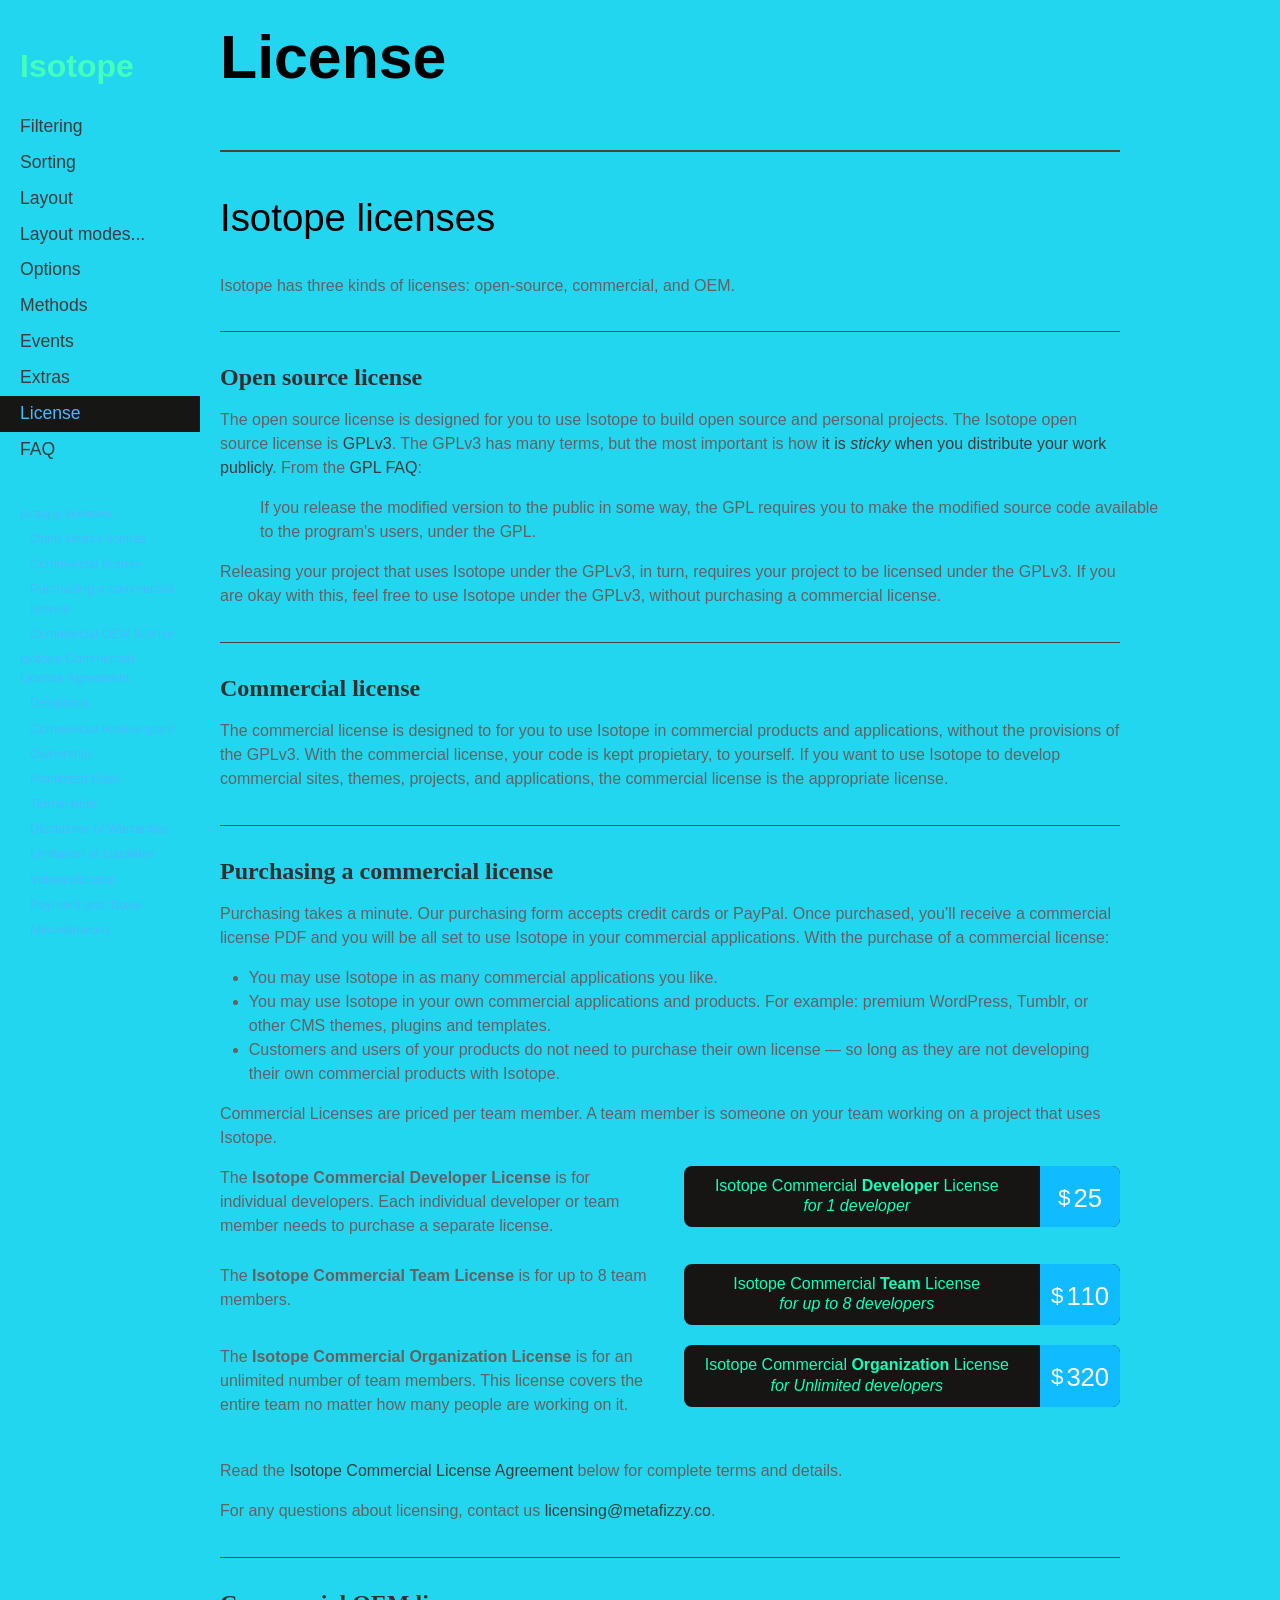
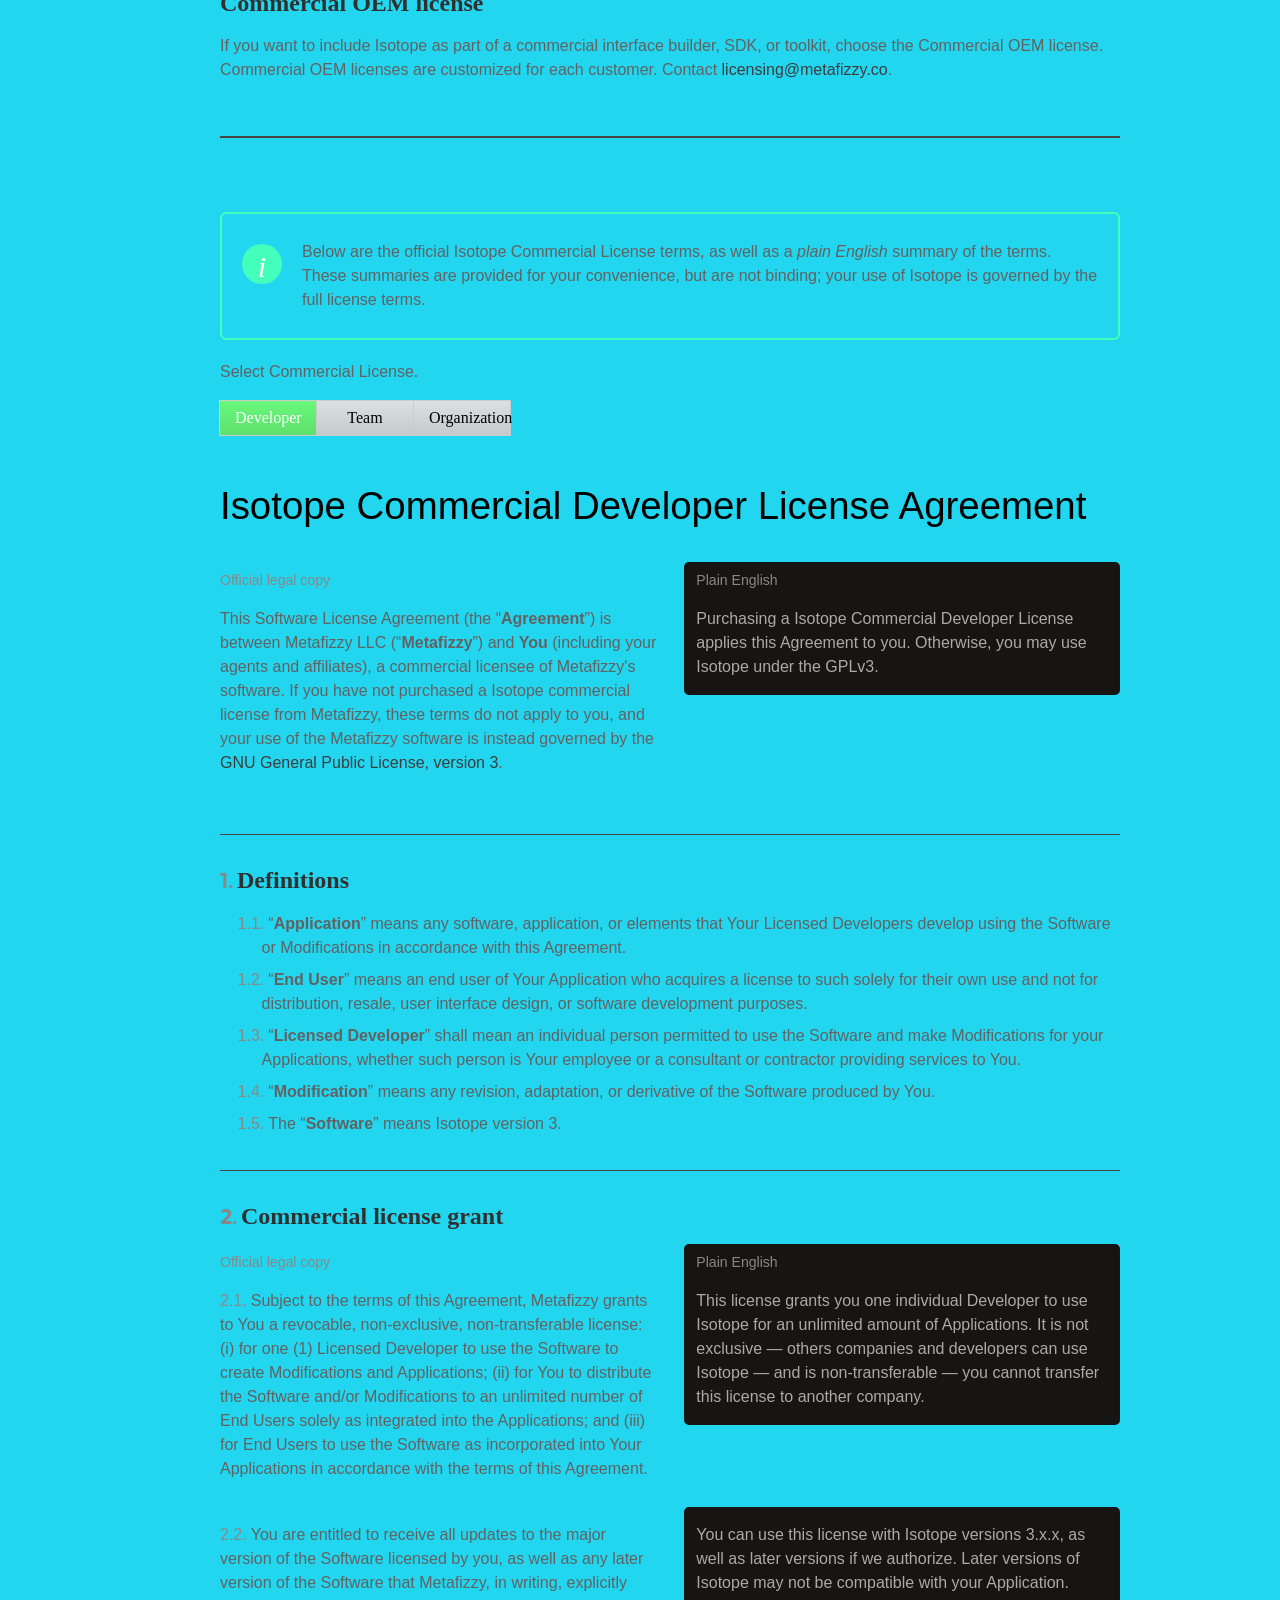
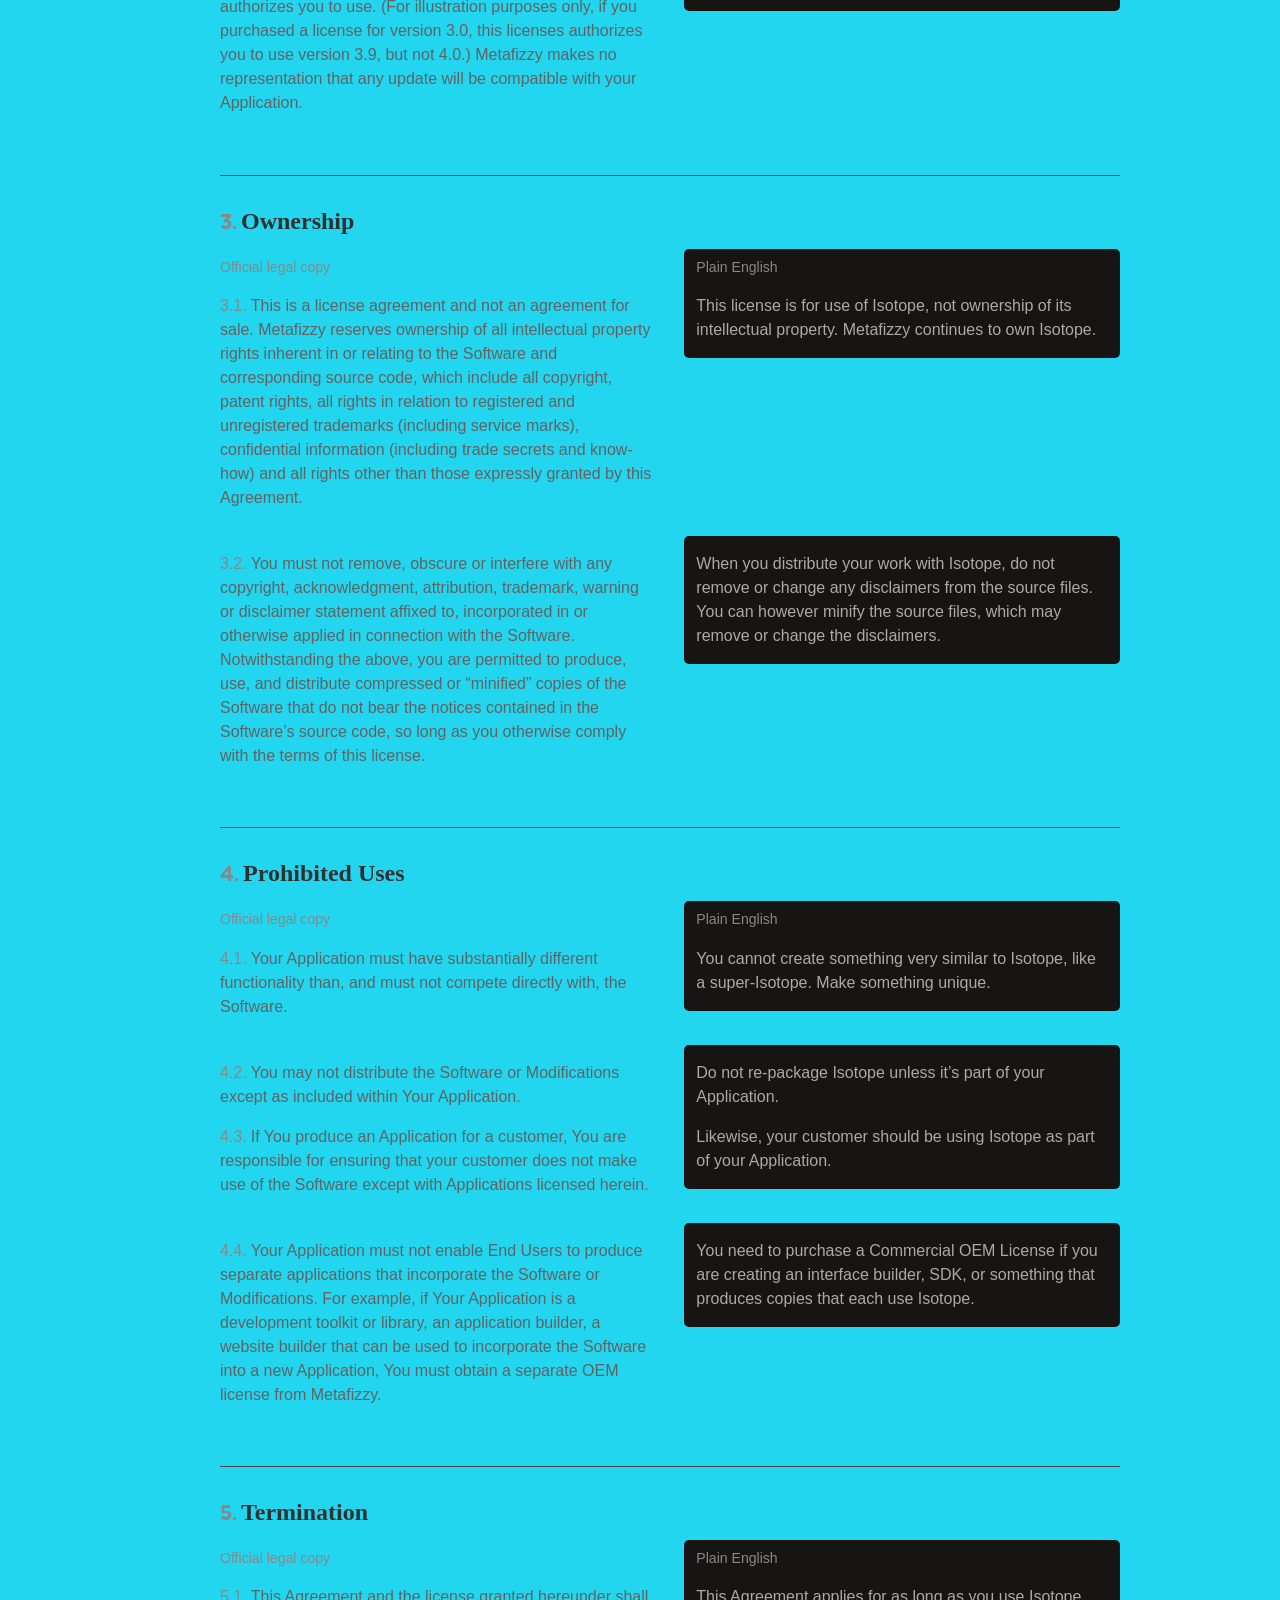
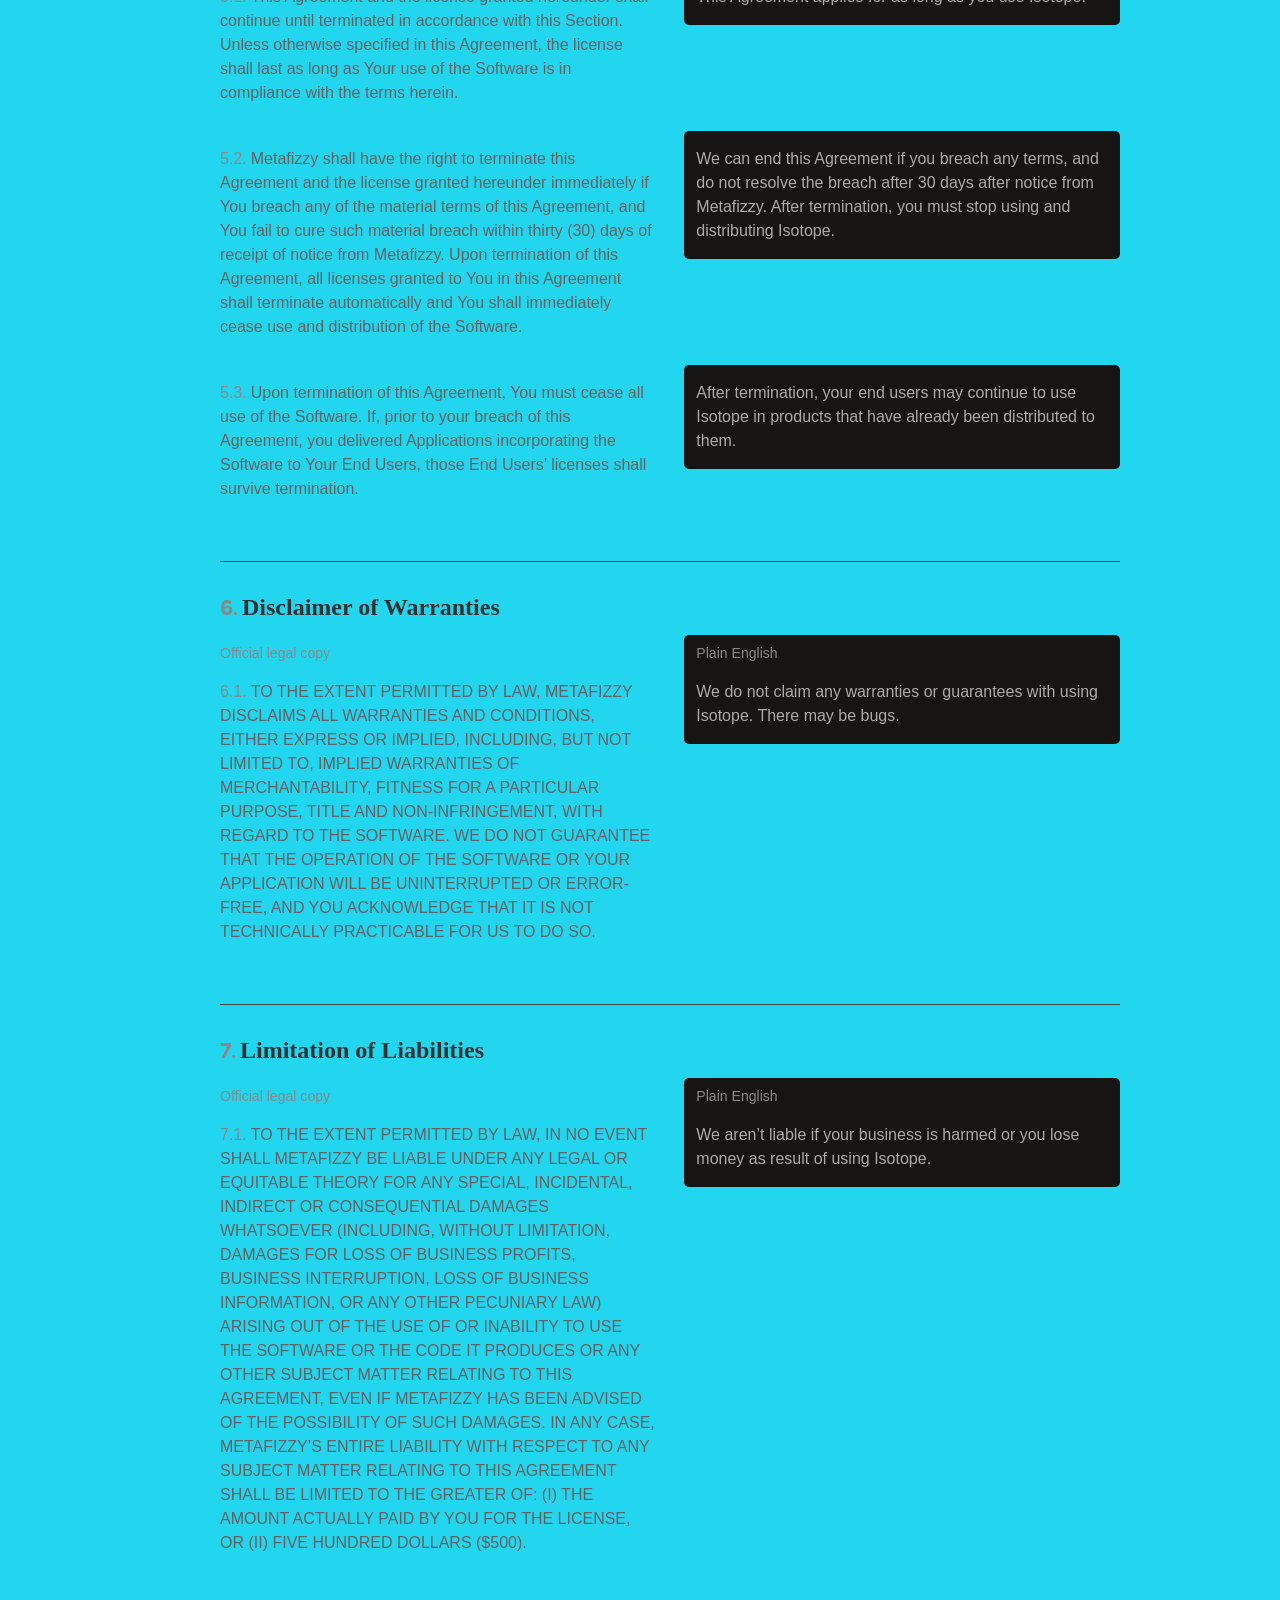
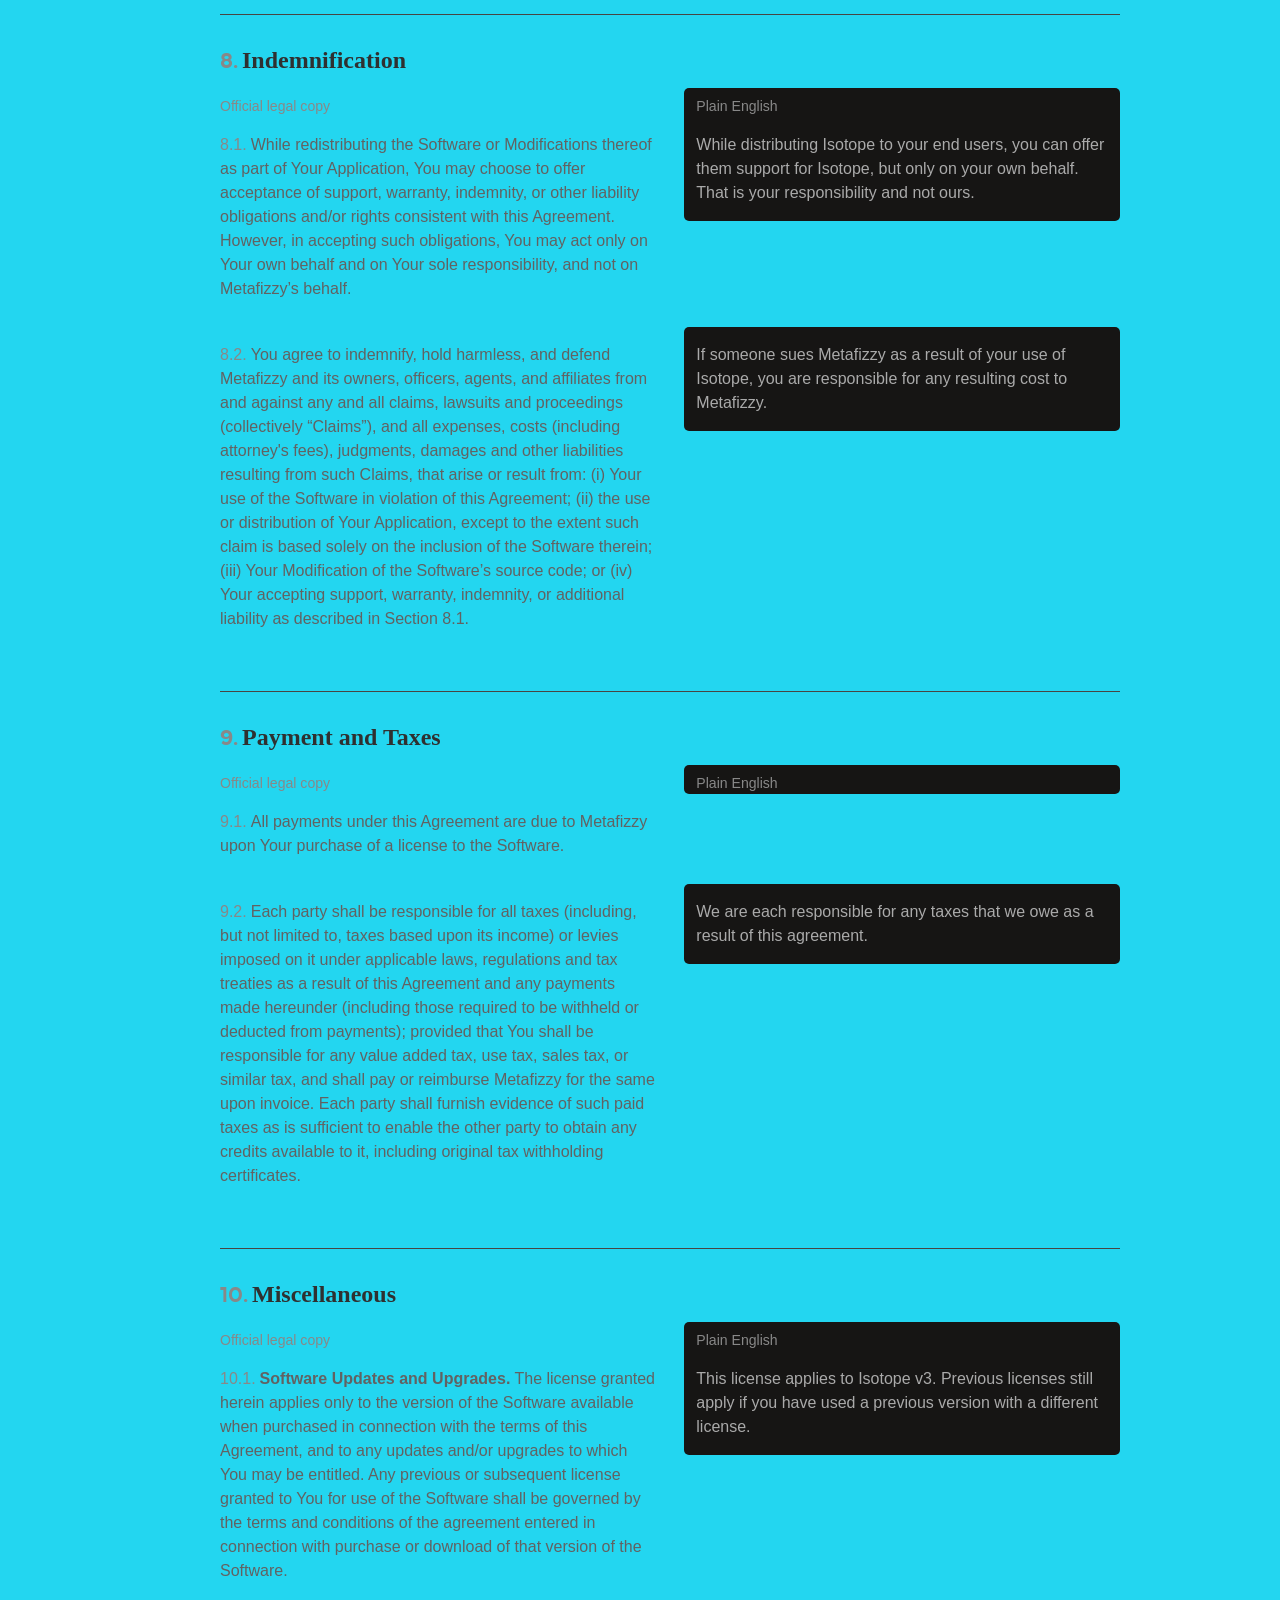
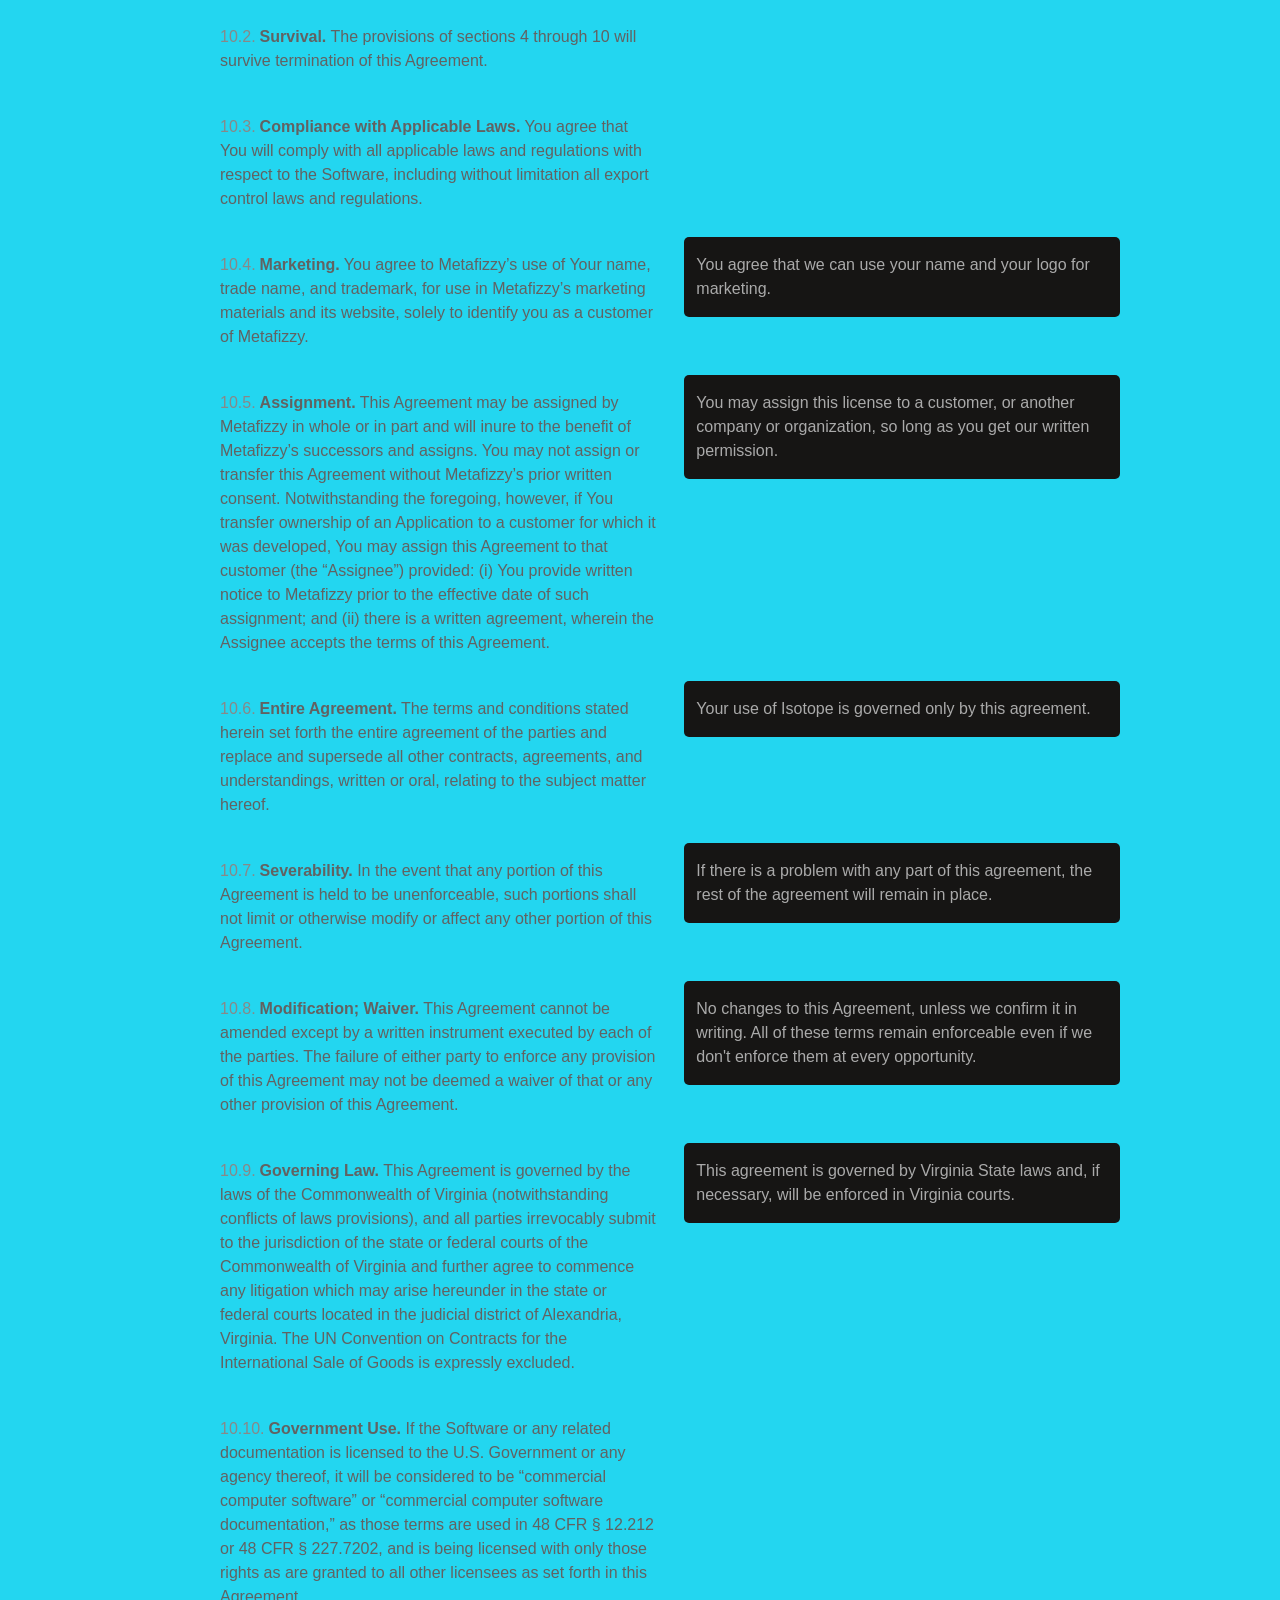
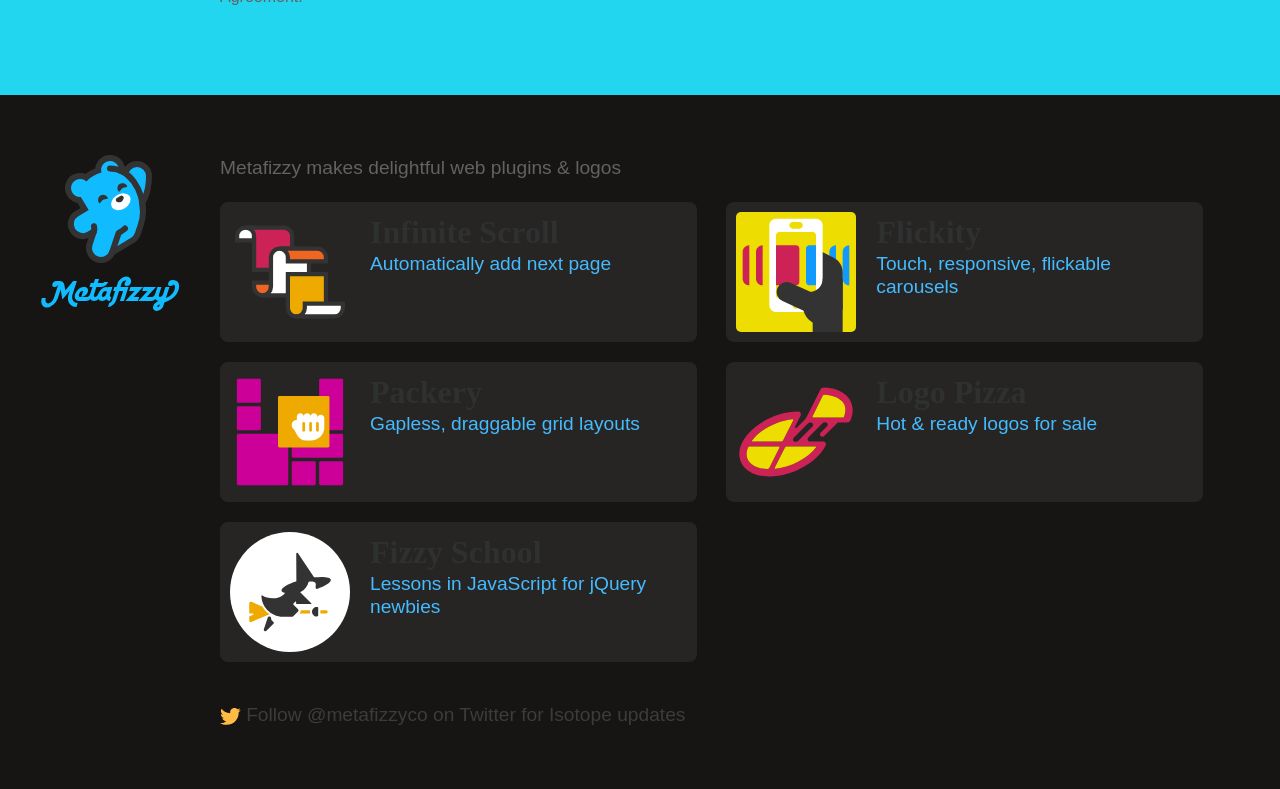
<file: license.html>
<!doctype html>
<html class="export" lang="en">
<head>
  <meta charset="utf-8">
  <meta http-equiv="x-ua-compatible" content="ie=edge">
  <meta name="viewport" content="width=device-width">
  <meta name="description" content="filter &amp; sort magical layouts">

  <title>Isotope &#xB7; License</title>

    <!-- Isotope does not require any CSS files -->
    <link rel="stylesheet" href="css/isotope-docs.css?6" media="screen">

  <meta name="twitter:card" content="summary">
  <meta name="twitter:site" content="@metafizzyco">
  <meta name="twitter:url" content="https://isotope.metafizzy.co/.html">
  <meta name="twitter:title" content="Isotope License">
  <meta name="twitter:description" content="Filter &amp; sort magical layouts">

</head>
<body class="page--license">


  <div class="nav">
    <h1 class="nav__title"><a href=".">Isotope</a></h1>
  
    <ol class="site-nav">
      <li class="site-nav__item site-nav__item--filtering">
        <a class="site-nav__item__link" href="filtering.html">Filtering</a></li>
      <li class="site-nav__item site-nav__item--sorting">
        <a class="site-nav__item__link" href="sorting.html">Sorting</a></li>
      <li class="site-nav__item site-nav__item--layout ">
        <a class="site-nav__item__link" href="layout.html">Layout</a>
      </li>
      <li class="site-nav__item site-nav__item--layout-modes sub-nav-parent">
        <a class="site-nav__item__link" href="layout-modes.html">Layout modes</a>
        <ul class="sub-nav">
            <li class="sub-nav__item sub-nav__item--masonry">
              <a class="sub-nav__item__link" href="layout-modes/masonry.html">masonry</a></li>
            <li class="sub-nav__item sub-nav__item--fitrows">
              <a class="sub-nav__item__link" href="layout-modes/fitrows.html">fitRows</a></li>
            <li class="sub-nav__item sub-nav__item--vertical">
              <a class="sub-nav__item__link" href="layout-modes/vertical.html">vertical</a></li>
            <li class="sub-nav__item sub-nav__item--packery">
              <a class="sub-nav__item__link" href="layout-modes/packery.html">packery</a></li>
            <li class="sub-nav__item sub-nav__item--cellsbyrow">
              <a class="sub-nav__item__link" href="layout-modes/cellsbyrow.html">cellsByRow</a></li>
            <li class="sub-nav__item sub-nav__item--masonryhorizontal">
              <a class="sub-nav__item__link" href="layout-modes/masonryhorizontal.html">masonryHorizontal</a></li>
            <li class="sub-nav__item sub-nav__item--fitcolumns">
              <a class="sub-nav__item__link" href="layout-modes/fitcolumns.html">fitColumns</a></li>
            <li class="sub-nav__item sub-nav__item--cellsbycolumn">
              <a class="sub-nav__item__link" href="layout-modes/cellsbycolumn.html">cellsByColumn</a></li>
            <li class="sub-nav__item sub-nav__item--horiz">
              <a class="sub-nav__item__link" href="layout-modes/horiz.html">horiz</a></li>
        </ul>
      </li>
      <li class="site-nav__item site-nav__item--options">
        <a class="site-nav__item__link" href="options.html">Options</a></li>
      <li class="site-nav__item site-nav__item--methods">
        <a class="site-nav__item__link" href="methods.html">Methods</a></li>
      <li class="site-nav__item site-nav__item--events">
        <a class="site-nav__item__link" href="events.html">Events</a></li>
      <li class="site-nav__item site-nav__item--extras">
        <a class="site-nav__item__link" href="extras.html">Extras</a></li>
      <li class="site-nav__item site-nav__item--license">
        <a class="site-nav__item__link" href="license.html">License</a></li>
      <li class="site-nav__item site-nav__item--faq">
        <a class="site-nav__item__link" href="faq.html">FAQ</a></li>
    </ol>
  
    <ul class="page-nav" data-js="page-nav">
<li class="page-nav__item page-nav__item--h2"><a href="#isotope-licenses">Isotope licenses</a></li>
<li class="page-nav__item page-nav__item--h3"><a href="#open-source-license">Open source license</a></li>
<li class="page-nav__item page-nav__item--h3"><a href="#commercial-license">Commercial license</a></li>
<li class="page-nav__item page-nav__item--h3"><a href="#purchasing-a-commercial-license">Purchasing a commercial license</a></li>
<li class="page-nav__item page-nav__item--h3"><a href="#commercial-oem-license">Commercial OEM license</a></li>
<li class="page-nav__item page-nav__item--h2"><a href="#isotope-commercial-license-agreement">Isotope Commercial License&#xA0;Agreement</a></li>
<li class="page-nav__item page-nav__item--h3"><a href="#definitions">Definitions</a></li>
<li class="page-nav__item page-nav__item--h3"><a href="#commercial-license-grant">Commercial license grant</a></li>
<li class="page-nav__item page-nav__item--h3"><a href="#ownership">Ownership</a></li>
<li class="page-nav__item page-nav__item--h3"><a href="#prohibited-uses">Prohibited Uses</a></li>
<li class="page-nav__item page-nav__item--h3"><a href="#termination">Termination</a></li>
<li class="page-nav__item page-nav__item--h3"><a href="#disclaimer-of-warranties">Disclaimer of Warranties</a></li>
<li class="page-nav__item page-nav__item--h3"><a href="#limitation-of-liabilities">Limitation of Liabilities</a></li>
<li class="page-nav__item page-nav__item--h3"><a href="#indemnification">Indemnification</a></li>
<li class="page-nav__item page-nav__item--h3"><a href="#payment-and-taxes">Payment and Taxes</a></li>
<li class="page-nav__item page-nav__item--h3"><a href="#miscellaneous">Miscellaneous</a></li>
</ul>
  </div>


  <div id="content" class="main">
    <div class="container">
        <h1>License</h1>


<h2 id="isotope-licenses">Isotope licenses</h2>

<p>Isotope has three kinds of licenses: open-source, commercial, and OEM.</p>


<h3 id="open-source-license">Open source license</h3>

<p>The open source license is designed for you to use Isotope to build open source and personal projects. The Isotope open source license is <a href="https://www.gnu.org/licenses/gpl-3.0.html">GPLv3</a>. The GPLv3 has many terms, but the most important is how <a href="https://www.gnu.org/licenses/gpl-3.0.html#section5">it is <em>sticky</em> when you distribute your work publicly</a>. From the <a href="https://www.gnu.org/licenses/gpl-faq.html#GPLRequireSourcePostedPublic">GPL FAQ</a>:</p>

<blockquote>
  <p>If you release the modified version to the public in some way, the GPL requires you to make the modified source code available to the program&apos;s users, under the GPL.</p>
</blockquote>

<p>Releasing your project that uses Isotope under the GPLv3, in turn, requires your project to be licensed under the GPLv3. If you are okay with this, feel free to use Isotope under the GPLv3, without purchasing a commercial license.</p>


<h3 id="commercial-license">Commercial license</h3>

<p>The commercial license is designed to for you to use Isotope in commercial products and applications, without the provisions of the GPLv3. With the commercial license, your code is kept propietary, to yourself. If you want to use Isotope to develop commercial sites, themes, projects, and applications, the commercial license is the appropriate license.</p>


<h3 id="purchasing-a-commercial-license">Purchasing a commercial license</h3>

<p>Purchasing takes a minute. Our purchasing form accepts credit cards or PayPal. Once purchased, you&#x2019;ll receive a commercial license PDF and you will be all set to use Isotope in your commercial applications. With the purchase of a commercial license:</p>

<ul>
  <li>You may use Isotope in as many commercial applications you like.</li>
  <li>You may use Isotope in your own commercial applications and products. For example: premium WordPress, Tumblr, or other CMS themes, plugins and templates.</li>
  <li>Customers and users of your products do not need to purchase their own license &#x2014; so long as they are not developing their own commercial products with Isotope.</li>
</ul>

<p>Commercial Licenses are priced per team member. A team member is someone on your team working on a project that uses Isotope.</p>

<div class="duo">
  <div class="duo__cell duo__cell--license-option">
    <p>The <strong>Isotope Commercial Developer License</strong> is for individual developers. Each individual developer or team member needs to purchase a separate license.</p>
  </div>
  <div class="duo__cell">
      <a class="buy-button" href="https://gum.co/isotope-dev">
        <span class="buy-button__project">Isotope Commercial</span>
        <span class="buy-button__title">Developer</span>
        <span class="buy-button__license">License</span>
        <span class="buy-button__for">for 1 developer</span>
        <span class="buy-button__price">
          <span class="buy-button__price__dollar">$</span><span class="buy-button__price__value">25</span>
        </span>
      </a>
  </div>
</div>

<div class="duo">
  <div class="duo__cell duo__cell--license-option">
    <p>The <strong>Isotope Commercial Team License</strong> is for up to 8 team members.</p>
  </div>
  <div class="duo__cell">
      <a class="buy-button" href="https://gum.co/isotope-team">
        <span class="buy-button__project">Isotope Commercial</span>
        <span class="buy-button__title">Team</span>
        <span class="buy-button__license">License</span>
        <span class="buy-button__for">for up to 8 developers</span>
        <span class="buy-button__price">
          <span class="buy-button__price__dollar">$</span><span class="buy-button__price__value">110</span>
        </span>
      </a>
  </div>
</div>

<div class="duo">
  <div class="duo__cell duo__cell--license-option">
    <p>The <strong>Isotope Commercial Organization License</strong> is for an unlimited number of team members. This license covers the entire team no matter how many people are working on it.</p>
  </div>
  <div class="duo__cell">
      <a class="buy-button" href="https://gum.co/isotope-org">
        <span class="buy-button__project">Isotope Commercial</span>
        <span class="buy-button__title">Organization</span>
        <span class="buy-button__license">License</span>
        <span class="buy-button__for">for Unlimited developers</span>
        <span class="buy-button__price">
          <span class="buy-button__price__dollar">$</span><span class="buy-button__price__value">320</span>
        </span>
      </a>
  </div>
</div>

<p>Read the <a href="#isotope-commercial-license-agreement">Isotope Commercial License Agreement</a> below for complete terms and details.</p>

<p>For any questions about licensing, contact us <a href="mailto:licensing@metafizzy.co">licensing@metafizzy.co</a>.</p>


<h3 id="commercial-oem-license">Commercial OEM license</h3>

<p>If you want to include Isotope as part of a commercial interface builder, SDK, or toolkit, choose the Commercial OEM license. Commercial OEM licenses are customized for each customer. Contact <a href="mailto:licensing@metafizzy.co">licensing@metafizzy.co</a>.</p>


<div class="commercial-license-agreement" data-js="commercial-license-agreement">

  <h2 id="isotope-commercial-license-agreement">Isotope Commercial License&#xA0;Agreement</h2>

  <div class="call-out call-out--chill">
    <p>Below are the official Isotope Commercial License terms, as well as a <em>plain English</em> summary of the terms. These summaries are provided for your convenience, but are not binding; your use of Isotope is governed by the full license terms.</p>
  </div>

  <p>Select Commercial License.</p>

  <div class="button-group button-row">
    <button class="button button--developer is-selected" data-license-option="developer">Developer</button>
    <button class="button button--team" data-license-option="team">Team</button>
    <button class="button button--organization" data-license-option="organization">Organization</button>
  </div>

  <div class="duo duo--legal duo--legal--first">
    <div class="duo__cell duo--legal__official">
      <p id="agreement-p1">This Software License Agreement (the &#x201C;<strong>Agreement</strong>&#x201D;) is between Metafizzy LLC (&#x201C;<strong>Metafizzy</strong>&#x201D;) and <strong>You</strong> (including your agents and affiliates), a commercial licensee of Metafizzy&apos;s software. If you have not purchased a Isotope commercial license from Metafizzy, these terms do not apply to you, and your use of the Metafizzy software is instead governed by the <a href="https://www.gnu.org/licenses/gpl-3.0.html">GNU General Public License, version 3</a>.</p>
    </div>
    <div class="duo__cell duo--legal__plain">
      <p>Purchasing a Isotope Commercial <span data-license-property="title"></span> License applies this Agreement to you. Otherwise, you may use Isotope under the GPLv3.</p>
    </div>
  </div>

  <h3 id="definitions">Definitions</h3>

  <ol class="cla__definitions-list">
    <li>&#x201C;<strong>Application</strong>&#x201D; means any software, application, or elements that Your Licensed Developers develop using the Software or Modifications in accordance with this Agreement.</li>
    <li>&#x201C;<strong>End User</strong>&#x201D; means an end user of Your Application who acquires a license to such solely for their own use and not for distribution, resale, user interface design, or software development purposes.</li>
    <li>&#x201C;<strong>Licensed Developer</strong>&#x201D; shall mean an individual person permitted to use the Software and make Modifications for your Applications, whether such person is Your employee or a consultant or contractor providing services to You. </li>
    <li>&#x201C;<strong>Modification</strong>&#x201D; means any revision, adaptation, or derivative of the Software produced by You.</li>
    <li>The &#x201C;<strong>Software</strong>&#x201D; means Isotope version 3.</li>
  </ol>

  <h3 id="commercial-license-grant">Commercial license grant</h3>

  <div class="duo duo--legal duo--legal--first">
    <div class="duo__cell duo--legal__official">
      <p id="grant-p1" class="cla__part">Subject to the terms of this Agreement, Metafizzy grants to You a revocable, non-exclusive, non-transferable license: (i) for <span data-license-property="for-official">one (1) Licensed Developer</span> to use the Software to create Modifications and Applications; (ii) for You to distribute the Software and/or Modifications to an unlimited number of End Users solely as integrated into the Applications; and (iii) for End Users to use the Software as incorporated into Your Applications in accordance with the terms of this Agreement.</p>
    </div>
    <div class="duo__cell duo--legal__plain">
      <p>This license grants you <span data-license-property="for-plain">one individual Developer</span> to use Isotope for an unlimited amount of Applications. It is not exclusive &#x2014; others companies and developers can use Isotope &#x2014; and is non-transferable &#x2014; you cannot transfer this license to another company.</p>
    </div>
  </div>

  <div class="duo duo--legal">
    <div class="duo__cell duo--legal__official">
      <p id="grant-p2" class="cla__part">You are entitled to receive all updates to the major version of the Software licensed by you, as well as any later version of the Software that Metafizzy, in writing, explicitly authorizes you to use. (For illustration purposes only, if you purchased a license for version 3.0, this licenses authorizes you to use version 3.9, but not 4.0.) Metafizzy makes no representation that any update will be compatible with your Application.</p>
    </div>
    <div class="duo__cell duo--legal__plain">
      <p>You can use this license with Isotope versions 3.x.x, as well as later versions if we authorize. Later versions of Isotope may not be compatible with your Application.</p>
    </div>
  </div>

  <h3 id="ownership">Ownership</h3>

  <div class="duo duo--legal duo--legal--first">
    <div class="duo__cell duo--legal__official">
      <p id="ownership-p1" class="cla__part">This is a license agreement and not an agreement for sale. Metafizzy reserves ownership of all intellectual property rights inherent in or relating to the Software and corresponding source code, which include all copyright, patent rights, all rights in relation to registered and unregistered trademarks (including service marks), confidential information (including trade secrets and know-how) and all rights other than those expressly granted by this Agreement.</p>
    </div>
    <div class="duo__cell duo--legal__plain">
      <p>This license is for use of Isotope, not ownership of its intellectual property. Metafizzy continues to own Isotope.</p>
    </div>
  </div>

  <div class="duo duo--legal">
    <div class="duo__cell duo--legal__official">
      <p id="ownership-p2" class="cla__part">You must not remove, obscure or interfere with any copyright, acknowledgment, attribution, trademark, warning or disclaimer statement affixed to, incorporated in or otherwise applied in connection with the Software. Notwithstanding the above, you are permitted to produce, use, and distribute compressed or &#x201C;minified&#x201D; copies of the Software that do not bear the notices contained in the Software&#x2019;s source code, so long as you otherwise comply with the terms of this license.</p>
    </div>
    <div class="duo__cell duo--legal__plain">
      <p>When you distribute your work with Isotope, do not remove or change any disclaimers from the source files. You can however minify the source files, which may remove or change the disclaimers.</p>
    </div>
  </div>

  <h3 id="prohibited-uses">Prohibited Uses</h3>

  <div class="duo duo--legal duo--legal--first">
    <div class="duo__cell duo--legal__official">
      <p id="prohibited-p1" class="cla__part">Your Application must have substantially different functionality than, and must not compete directly with, the Software.</p>
    </div>
    <div class="duo__cell duo--legal__plain">
      <p>You cannot create something very similar to Isotope, like a super-Isotope. Make something unique.</p>
    </div>
  </div>

  <div class="duo duo--legal">
    <div class="duo__cell duo--legal__official">
      <p id="prohibited-p2" class="cla__part">You may not distribute the Software or Modifications except as included within Your Application.</p> 
      <p id="prohibited-p3" class="cla__part">If You produce an Application for a customer, You are responsible for ensuring that your customer does not make use of the Software except with Applications licensed herein.</p>
    </div>
    <div class="duo__cell duo--legal__plain">
      <p>Do not re-package Isotope unless it&#x2019;s part of your Application.</p>
      <p>Likewise, your customer should be using Isotope as part of your Application.</p>
    </div>
  </div>

  <div class="duo duo--legal">
    <div class="duo__cell duo--legal__official">
      <p id="prohibited-p4" class="cla__part">Your Application must not enable End Users to produce separate applications that incorporate the Software or Modifications. For example, if Your Application is a development toolkit or library, an application builder, a website builder that can be used to incorporate the Software into a new Application, You must obtain a separate OEM license from Metafizzy.</p>
    </div>
    <div class="duo__cell duo--legal__plain">
      <p>You need to purchase a Commercial OEM License if you are creating an interface builder, SDK, or something that produces copies that each use Isotope.</p>
    </div>
  </div>

  <h3 id="termination">Termination</h3>

  <div class="duo duo--legal  duo--legal--first">
    <div class="duo__cell duo--legal__official">
      <p id="termination-p1" class="cla__part">This Agreement and the license granted hereunder shall continue until terminated in accordance with this Section. Unless otherwise specified in this Agreement, the license shall last as long as Your use of the Software is in compliance with the terms herein. </p>
    </div>
    <div class="duo__cell duo--legal__plain">
      <p>This Agreement applies for as long as you use Isotope.</p>
    </div>
  </div>

  <div class="duo duo--legal">
    <div class="duo__cell duo--legal__official">
      <p id="termination-p2" class="cla__part">Metafizzy shall have the right to terminate this Agreement and the license granted hereunder immediately if You breach any of the material terms of this Agreement, and You fail to cure such material breach within thirty (30) days of receipt of notice from Metafizzy. Upon termination of this Agreement, all licenses granted to You in this Agreement shall terminate automatically and You shall immediately cease use and distribution of the Software.</p>
    </div>
    <div class="duo__cell duo--legal__plain">
      <p>We can end this Agreement if you breach any terms, and do not resolve the breach after 30 days after notice from Metafizzy. After termination, you must stop using and distributing Isotope.</p>
    </div>
  </div>

  <div class="duo duo--legal">
    <div class="duo__cell duo--legal__official">
      <p id="termination-p3" class="cla__part">Upon termination of this Agreement, You must cease all use of the Software. If, prior to your breach of this Agreement, you delivered Applications incorporating the Software to Your End Users, those End Users&#x2019; licenses shall survive termination.</p>
    </div>
    <div class="duo__cell duo--legal__plain">
      <p>After termination, your end users may continue to use Isotope in products that have already been distributed to them.</p>
    </div>
  </div>

  <h3 id="disclaimer-of-warranties">Disclaimer of Warranties</h3>

  <div class="duo duo--legal duo--legal--first">
    <div class="duo__cell duo--legal__official">
      <p class="cla__part">TO THE EXTENT PERMITTED BY LAW, METAFIZZY DISCLAIMS ALL WARRANTIES AND CONDITIONS, EITHER EXPRESS OR IMPLIED, INCLUDING, BUT NOT LIMITED TO, IMPLIED WARRANTIES OF MERCHANTABILITY, FITNESS FOR A PARTICULAR PURPOSE, TITLE AND NON-INFRINGEMENT, WITH REGARD TO THE SOFTWARE. WE DO NOT GUARANTEE THAT THE OPERATION OF THE SOFTWARE OR YOUR APPLICATION WILL BE UNINTERRUPTED OR ERROR-FREE, AND YOU ACKNOWLEDGE THAT IT IS NOT TECHNICALLY PRACTICABLE FOR US TO DO SO.</p>
    </div>
    <div class="duo__cell duo--legal__plain">
      <p>We do not claim any warranties or guarantees with using Isotope. There may be bugs.</p>
    </div>
  </div>

  <h3 id="limitation-of-liabilities">Limitation of Liabilities</h3>

  <div class="duo duo--legal duo--legal--first">
    <div class="duo__cell duo--legal__official">
      <p class="cla__part">TO THE EXTENT PERMITTED BY LAW, IN NO EVENT SHALL METAFIZZY BE LIABLE UNDER ANY LEGAL OR EQUITABLE THEORY FOR ANY SPECIAL, INCIDENTAL, INDIRECT OR CONSEQUENTIAL DAMAGES WHATSOEVER (INCLUDING, WITHOUT LIMITATION, DAMAGES FOR LOSS OF BUSINESS PROFITS, BUSINESS INTERRUPTION, LOSS OF BUSINESS INFORMATION, OR ANY OTHER PECUNIARY LAW) ARISING OUT OF THE USE OF OR INABILITY TO USE THE SOFTWARE OR THE CODE IT PRODUCES OR ANY OTHER SUBJECT MATTER RELATING TO THIS AGREEMENT, EVEN IF METAFIZZY HAS BEEN ADVISED OF THE POSSIBILITY OF SUCH DAMAGES. IN ANY CASE, METAFIZZY&#x2019;S ENTIRE LIABILITY WITH RESPECT TO ANY SUBJECT MATTER RELATING TO THIS AGREEMENT SHALL BE LIMITED TO THE GREATER OF: (I) THE AMOUNT ACTUALLY PAID BY YOU FOR THE LICENSE, OR (II) FIVE HUNDRED DOLLARS ($500).</p>
    </div>
    <div class="duo__cell duo--legal__plain">
      <p>We aren&#x2019;t liable if your business is harmed or you lose money as
  result of using Isotope.</p>
    </div>
  </div>

  <h3 id="indemnification">Indemnification</h3>

  <div class="duo duo--legal duo--legal--first">
    <div class="duo__cell duo--legal__official">
      <p class="cla__part">While redistributing the Software or Modifications thereof as part of Your Application, You may choose to offer acceptance of support, warranty, indemnity, or other liability obligations and/or rights consistent with this Agreement. However, in accepting such obligations, You may act only on Your own behalf and on Your sole responsibility, and not on Metafizzy&#x2019;s behalf. </p>
    </div>
    <div class="duo__cell duo--legal__plain">
      <p>While distributing Isotope to your end users, you can offer them support for Isotope, but only on your own behalf. That is your responsibility and not ours.</p>
    </div>
  </div>

  <div class="duo duo--legal">
    <div class="duo__cell duo--legal__official">
      <p class="cla__part">You agree to indemnify, hold harmless, and defend Metafizzy and its owners, officers, agents, and affiliates from and against any and all claims, lawsuits and proceedings (collectively &#x201C;Claims&#x201D;), and all expenses, costs (including attorney&apos;s fees), judgments, damages and other liabilities resulting from such Claims, that arise or result from: (i) Your use of the Software in violation of this Agreement; (ii) the use or distribution of Your Application, except to the extent such claim is based solely on the inclusion of the Software therein; (iii) Your Modification of the Software&#x2019;s source code; or (iv) Your accepting support, warranty, indemnity, or additional liability as described in Section 8.1.</p>
    </div>
    <div class="duo__cell duo--legal__plain">
      <p>If someone sues Metafizzy as a result of your use of Isotope, you are responsible for any resulting cost to Metafizzy.</p>
    </div>
  </div>

  <h3 id="payment-and-taxes">Payment and Taxes</h3>

  <div class="duo duo--legal duo--legal--first">
    <div class="duo__cell duo--legal__official">
      <p class="cla__part">All payments under this Agreement are due to Metafizzy upon Your purchase of a license to the Software.</p>
    </div>
    <div class="duo__cell duo--legal__plain">
    </div>
  </div>

  <div class="duo duo--legal">
    <div class="duo__cell duo--legal__official">
      <p class="cla__part">Each party shall be responsible for all taxes (including, but not limited to, taxes based upon its income) or levies imposed on it under applicable laws, regulations and tax treaties as a result of this Agreement and any payments made hereunder (including those required to be withheld or deducted from payments); provided that You shall be responsible for any value added tax, use tax, sales tax, or similar tax,  and shall pay or reimburse Metafizzy for the same upon invoice. Each party shall furnish evidence of such paid taxes as is sufficient to enable the other party to obtain any credits available to it, including original tax withholding certificates.</p>
    </div>
    <div class="duo__cell duo--legal__plain">
      <p>We are each responsible for any taxes that we owe as a result of this agreement.</p>
    </div>
  </div>

  <h3 id="miscellaneous">Miscellaneous</h3>

  <div class="duo duo--legal duo--legal--first">
    <div class="duo__cell duo--legal__official">
      <p class="cla__part"><strong>Software Updates and Upgrades.</strong> The license granted herein applies only to the version of the Software available when purchased in connection with the terms of this Agreement, and to any updates and/or upgrades to which You may be entitled. Any previous or subsequent license granted to You for use of the Software shall be governed by the terms and conditions of the agreement entered in connection with purchase or download of that version of the Software.</p>
    </div>
    <div class="duo__cell duo--legal__plain">
      <p>This license applies to Isotope v3. Previous licenses still apply if you have used a previous version with a different license.</p>
    </div>
  </div>

  <div class="duo duo--legal">
    <div class="duo__cell duo--legal__official">
      <p class="cla__part"><strong>Survival.</strong> The provisions of sections 4 through 10 will survive termination of this Agreement.</p>
    </div>
    <div class="duo__cell duo--legal__plain">
    </div>
  </div>

  <div class="duo duo--legal">
    <div class="duo__cell duo--legal__official">
      <p class="cla__part"><strong>Compliance with Applicable Laws.</strong> You agree that You will comply with all applicable laws and regulations with respect to the Software, including without limitation all export control laws and regulations.</p>
    </div>
    <div class="duo__cell duo--legal__plain">
    </div>
  </div>

  <div class="duo duo--legal">
    <div class="duo__cell duo--legal__official">
      <p class="cla__part"><strong>Marketing.</strong> You agree to Metafizzy&#x2019;s use of Your name, trade name, and trademark, for use in Metafizzy&#x2019;s marketing materials and its website, solely to identify you as a customer of Metafizzy.</p>
    </div>
    <div class="duo__cell duo--legal__plain">
      <p>You agree that we can use your name and your logo for marketing.</p>
    </div>
  </div>

  <div class="duo duo--legal">
    <div class="duo__cell duo--legal__official">
      <p class="cla__part"><strong>Assignment.</strong> This Agreement may be assigned by Metafizzy in whole or in part and will inure to the benefit of Metafizzy&#x2019;s successors and assigns. You may not assign or transfer this Agreement without Metafizzy&#x2019;s prior written consent. Notwithstanding the foregoing, however, if You transfer ownership of an Application to a customer for which it was developed, You may assign this Agreement to that customer (the &#x201C;Assignee&#x201D;) provided: (i) You provide written notice to Metafizzy prior to the effective date of such assignment; and (ii) there is a written agreement, wherein the Assignee accepts the terms of this Agreement.</p>
    </div>
    <div class="duo__cell duo--legal__plain">
      <p>You may assign this license to a customer, or another company or organization, so long as you get our written permission.</p>
    </div>
  </div>

  <div class="duo duo--legal">
    <div class="duo__cell duo--legal__official">
      <p class="cla__part"><strong>Entire Agreement.</strong> The terms and conditions stated herein set forth the entire agreement of the parties and replace and supersede all other contracts, agreements, and understandings, written or oral, relating to the subject matter hereof.</p>
    </div>
    <div class="duo__cell duo--legal__plain">
      <p>Your use of Isotope is governed only by this agreement.</p>
    </div>
  </div>

  <div class="duo duo--legal">
    <div class="duo__cell duo--legal__official">
      <p class="cla__part"><strong>Severability.</strong> In the event that any portion of this Agreement is held to be unenforceable, such portions shall not limit or otherwise modify or affect any other portion of this Agreement.</p>
    </div>
    <div class="duo__cell duo--legal__plain">
      <p>If there is a problem with any part of this agreement, the rest of the agreement will remain in place.</p>
    </div>
  </div>

  <div class="duo duo--legal">
    <div class="duo__cell duo--legal__official">
      <p class="cla__part"><strong>Modification; Waiver.</strong> This Agreement cannot be amended except by a written instrument executed by each of the parties. The failure of either party to enforce any provision of this Agreement may not be deemed a waiver of that or any other provision of this Agreement.</p>
    </div>
    <div class="duo__cell duo--legal__plain">
      <p>No changes to this Agreement, unless we confirm it in writing. All of these terms remain enforceable even if we don&apos;t enforce them at every opportunity.</p>
    </div>
  </div>

  <div class="duo duo--legal">
    <div class="duo__cell duo--legal__official">
      <p class="cla__part"><strong>Governing Law.</strong> This Agreement is governed by the laws of the Commonwealth of Virginia (notwithstanding conflicts of laws provisions), and all parties irrevocably submit to the jurisdiction of the state or federal courts of the Commonwealth of Virginia and further agree to commence any litigation which may arise hereunder in the state or federal courts located in the judicial district of Alexandria, Virginia. The UN Convention on Contracts for the International Sale of Goods is expressly excluded.</p>
    </div>
    <div class="duo__cell duo--legal__plain">
      <p>This agreement is governed by Virginia State laws and, if necessary, will be enforced in Virginia courts.</p>
    </div>
  </div>

  <div class="duo duo--legal">
    <div class="duo__cell duo--legal__official">
      <p class="cla__part"><strong>Government Use.</strong> If the Software or any related documentation is licensed to the U.S. Government or any agency thereof, it will be considered to be &#x201C;commercial computer software&#x201D; or &#x201C;commercial computer software documentation,&#x201D; as those terms are used in 48 CFR &#xA7; 12.212 or 48 CFR &#xA7; 227.7202, and is being licensed with only those rights as are granted to all other licensees as set forth in this Agreement.</p>
    </div>
    <div class="duo__cell duo--legal__plain">
    </div>
  </div>

</div> 

    </div>
  </div>

  <footer class="site-footer">
  
    <div class="container">
  
      <p class="site-footer__copy">Metafizzy makes delightful web plugins &amp; logos</p>
  
      <div class="showcase">
      
        <ul class="showcase-item-list">
      
            <li class="showcase-item">
              <a class="showcase-item__link" href="https://infinite-scroll.com">
                <div class="showcase-item__image">
                    <svg class="infinite-scroll-illo" xmlns="http://www.w3.org/2000/svg" viewbox="0 0 520 520" width="200" height="200">
                      <path class="infinite-scroll-illo__page infinite-scroll-illo__page--back" d="M90,110H10V90c0-22,18-40,40-40h40V110z"/>
                      <path class="infinite-scroll-illo__page infinite-scroll-illo__page--front1" d="M270,90L270,90c0-22-18-40-40-40h0H50h0c22,0,40,18,40,40v0v0v160h180V90z"/>
                      <path class="infinite-scroll-illo__page infinite-scroll-illo__page--front2" d="M170,330v-20H90v20v0c0,22,18,40,40,40h0h40V330z"/>
                      <path class="infinite-scroll-illo__page infinite-scroll-illo__page--back" d="M350,150H210c-22,0-40,18-40,40v140v0c0,22-18,40-40,40h0h220V150z"/>
                      <path class="infinite-scroll-illo__page infinite-scroll-illo__page--front3" d="M430,470V270H250v160c0,22,18,40,40,40H430z"/>
                      <path class="infinite-scroll-illo__page infinite-scroll-illo__page--front2" d="M250,190v20h180v-20c0-22-18-40-40-40H210h0C232,150,250,168,250,190L250,190z"/>
                      <path class="infinite-scroll-illo__page infinite-scroll-illo__page--back" d="M330,410v20v0c0,22-18,40-40,40h0h180c22,0,40-18,40-40v-20H330z"/>
                    </svg>
                </div>
                <div class="showcase-item__text">
                  <h3 class="showcase-item__title">Infinite Scroll</h3>
                  <p class="showcase-item__description">Automatically add next page</p>
                </div>
              </a>
            </li>
      
            <li class="showcase-item">
              <a class="showcase-item__link" href="https://flickity.metafizzy.co">
                <div class="showcase-item__image">
                    <svg class="flickity-illo" xmlns="http://www.w3.org/2000/svg" viewbox="0 0 360 360" width="100" height="100">
                      <path class="flickity-illo__color1" fill="#19F" d="M300 220L300 220c-11 0-20-9-20-20v-80c0-11 9-20 20-20h0V220z"/>
                      <path class="flickity-illo__color1" fill="#19F" d="M340 220L340 220c-11 0-20-9-20-20v-80c0-11 9-20 20-20h0V220z"/>
                      <path class="flickity-illo__color2" fill="#333" d="M320 290V180c0-18-10-35-27-43L240 110v180H320z"/>
                      <path class="flickity-illo__color3" fill="white" d="M240 300H120c-11 0-20-9-20-20V40c0-11 9-20 20-20h120c11 0 20 9 20 20v240C260 291 251 300 240 300z"/>
                      <path class="flickity-illo__color4" fill="#ED0" d="M230 260H130c-6 0-10-5-10-10V70c0-6 5-10 10-10h100c6 0 10 5 10 10v180 C240 256 236 260 230 260z"/>
                      <path class="flickity-illo__color2" fill="#333" d="M260 200h60v81c0 32-26 59-59 59h0c-34 0-61-27-61-61V240h20 C242 240 260 222 260 200L260 200z"/>
                      <path class="flickity-illo__color5" fill="#C25" d="M180 220h-60V100h60c6 0 10 5 10 10v100C190 216 186 220 180 220z"/>
                      <path class="flickity-illo__color1" fill="#19F" d="M240 220h-20c-6 0-10-5-10-10V110c0-6 5-10 10-10h20V220z"/>
                      <rect class="flickity-illo__color2" fill="#333" x="230" y="280" width="90" height="80"/>
                      <circle class="flickity-illo__color4" fill="#ED0" cx="180" cy="280" r="10"/>
                      <line class="flickity-illo__thumb" stroke="#333" stroke-width="60" stroke-linecap="round" x1="262" y1="290" x2="152" y2="240"/>
                      <path class="flickity-illo__color4" fill="#ED0" d="M190 50h-20c-6 0-10-5-10-10v0c0-6 5-10 10-10h20c6 0 10 5 10 10v0C200 46 196 50 190 50z"/>
                      <path class="flickity-illo__color5" fill="#C25" d="M80 220L80 220c-11 0-20-9-20-20v-80c0-11 9-20 20-20h0V220z"/>
                      <path class="flickity-illo__color5" fill="#C25" d="M40 220L40 220c-11 0-20-9-20-20v-80c0-11 9-20 20-20h0V220z"/>
                    </svg>
                </div>
                <div class="showcase-item__text">
                  <h3 class="showcase-item__title">Flickity</h3>
                  <p class="showcase-item__description">Touch, responsive, flickable carousels</p>
                </div>
              </a>
            </li>
      
            <li class="showcase-item">
              <a class="showcase-item__link" href="https://packery.metafizzy.co">
                <div class="showcase-item__image">
                    <svg class="packery-illo" xmlns="http://www.w3.org/2000/svg" viewbox="0 0 700 700" width="100" height="100">
                      <path class="packery-illo__item" fill="#C09" d="M172 180H48c-4 0-8-4-8-8V48c0-4 4-8 8-8h124c4 0 8 4 8 8v124C180 176 176 180 172 180z"/>
                      <path class="packery-illo__item" fill="#C09" d="M172 340H48c-4 0-8-4-8-8V208c0-4 4-8 8-8h124c4 0 8 4 8 8v124C180 336 176 340 172 340z"/>
                      <path class="packery-illo__item" fill="#C09" d="M492 660H368c-4 0-8-4-8-8V528c0-4 4-8 8-8h124c4 0 8 4 8 8v124C500 656 496 660 492 660z"/>
                      <path class="packery-illo__item" fill="#C09" d="M652 660H528c-4 0-8-4-8-8V528c0-4 4-8 8-8h124c4 0 8 4 8 8v124C660 656 656 660 652 660z"/>
                      <path class="packery-illo__item" fill="#C09" d="M652 500H368c-4 0-8-4-8-8V368c0-4 4-8 8-8h284c4 0 8 4 8 8v124C660 496 656 500 652 500z"/>
                      <path class="packery-illo__item" fill="#C09" d="M332 660H48c-4 0-8-4-8-8V368c0-4 4-8 8-8h284c4 0 8 4 8 8v284C340 656 336 660 332 660z"/>
                      <path class="packery-illo__item" fill="#C09" d="M652 340H528c-4 0-8-4-8-8V48c0-4 4-8 8-8h124c4 0 8 4 8 8v284C660 336 656 340 652 340z"/>
                      <path class="packery-illo__draggie" fill="#EA0" d="M572 440H288c-4 0-8-4-8-8V148c0-4 4-8 8-8h284c4 0 8 4 8 8v284C580 436 576 440 572 440z"/>
                      <g>
                        <path class="packery-illo__hand" fill="white" d="M530 250c-11 0-20 9-20 20v-10c0-11-9-20-20-20s-20 9-20 20c0-11-9-20-20-20s-20 9-20 20c0-11-9-20-20-20
                          s-20 9-20 20v20c-17 0-30 13-30 30c0 11 6 20 14 25l19 35c10 18 30 30 51 30h28
                          c43 0 78-35 78-78V270C550 259 541 250 530 250z"/>
                        <line class="packery-illo__hand-line" stroke="#EA0" fill="none" stroke-width="16" stroke-linecap="round" x1="430" y1="300" x2="430" y2="340"/>
                        <line class="packery-illo__hand-line" stroke="#EA0" fill="none" stroke-width="16" stroke-linecap="round" x1="470" y1="300" x2="470" y2="340"/>
                        <line class="packery-illo__hand-line" stroke="#EA0" fill="none" stroke-width="16" stroke-linecap="round" x1="510" y1="300" x2="510" y2="340"/>
                      </g>
                    </svg>
                </div>
                <div class="showcase-item__text">
                  <h3 class="showcase-item__title">Packery</h3>
                  <p class="showcase-item__description">Gapless, draggable grid layouts</p>
                </div>
              </a>
            </li>
      
            <li class="showcase-item">
              <a class="showcase-item__link" href="http://logo.pizza">
                <div class="showcase-item__image">
                    <svg class="logo-pizza-illo" xmlns="http://www.w3.org/2000/svg" viewbox="0 0 700 700" width="100" height="100">
                      <path class="logo-pizza-illo__outline" fill="#C25" d="M513 91c-9-0-17 5-21 12l-80 160c-3 5-6 10-11 15l-47 47
                        c-5 5-12-1-9-7l32-64c5-11-2-23-14-23h-0c-121 0-268 70-327 180
                        C-9 497 35 609 196 609c138 0 279-85 327-180v0c5-11-2-23-14-23h-77c-13 0-19-15-10-24
                        l81-81c5-5 11-8 18-8l0 0c13 0 19 15 10 24L494 354c-6 6-6 14 0 20c3 3 6 4 10 4
                        c4 0 7-1 10-4l80-80h53c9 0 17-5 21-13C707 190 656 97 513 91z M334 281l-59 117
                        c-2 5-7 8-13 8H97c-4 0-6-4-3-7c49-64 143-114 236-124C333 275 335 278 334 281z
                         M70 441c2-4 6-7 10-7h168c4 0 7 4 5 8l-59 118c-2 4-6 6-11 6
                        C106 565 38 521 70 441z M466 441c-49 64-143 114-236 124c-3 0-6-3-4-6l59-117
                        c2-5 7-8 13-8h166C466 434 468 438 466 441z M446 318l-81 81c-5 5-11 8-18 8l0 0
                        c-13 0-19-15-10-24l81-81c5-5 11-8 18-8l0 0C449 294 455 309 446 318z M447 258L506 139
                        c2-4 6-7 11-6c101 7 140 60 114 126c-2 4-6 7-10 7H452C448 266 445 262 447 258z"/>
                      <path class="logo-pizza-illo__slice" fill="#ED0" d="M334 281l-59 117c-2 5-7 8-13 8H97c-4 0-6-4-3-7
                        c49-64 143-114 236-124C333 275 335 278 334 281z"/>
                      <path class="logo-pizza-illo__slice" fill="#ED0" d="M70 441c2-4 6-7 10-7h168c4 0 7 4 5 8l-59 118c-2 4-6 6-11 6
                        C106 565 38 521 70 441z"/>
                      <path class="logo-pizza-illo__slice" fill="#ED0" d="M466 441c-49 64-143 114-236 124c-3 0-6-3-4-6l59-117
                        c2-5 7-8 13-8h166C466 434 468 438 466 441z"/>
                      <path class="logo-pizza-illo__slice" fill="#ED0" d="M447 258L506 139c2-4 6-7 11-6c101 7 140 60 114 126c-2 4-6 7-10 7H452
                        C448 266 445 262 447 258z"/>
                    </svg>
                </div>
                <div class="showcase-item__text">
                  <h3 class="showcase-item__title">Logo Pizza</h3>
                  <p class="showcase-item__description">Hot &amp; ready logos for sale</p>
                </div>
              </a>
            </li>
      
            <li class="showcase-item">
              <a class="showcase-item__link" href="http://fizzy.school">
                <div class="showcase-item__image">
                    <svg class="witchie-logo" xmlns="http://www.w3.org/2000/svg" viewbox="0 0 1000 1000" width="200" height="200">
                      <circle class="witchie-logo__moon" fill="white" cx="500" cy="500" r="500"/>
                      <path class="witchie-logo__broom" fill="#EA0" d="M582 675a35 35 0 0 0 8-20 3 3 0 0 1 3-2h71a3 3 0 0 1 3 3 59 59 0 0 0 0 20 3 3 0 0 1-3 3h-79A3 3 0 0 1 582 675Zm219 4a13 13 0 0 0 13-14c-1-7-7-12-14-12h-44a3 3 0 0 0-3 3v21a3 3 0 0 0 3 3ZM299 660a203 203 0 0 1-27-36 8 8 0 0 0-4-3L178 582a13 13 0 0 0-18 12v77a8 8 0 0 0 8 8h22a5 5 0 0 1 2 10L164 703a8 8 0 0 0-4 7v28a13 13 0 0 0 18 12l146-63a3 3 0 0 0 1-5A197 197 0 0 1 299 660Z"/>
                      <path class="witchie-logo__dress" fill="#333" d="M326 705h4a13 13 0 0 1 13 13v8a13 13 0 0 0 4 9l13 13a13 13 0 0 1 0 19l-56 56c-10 10-26-0-22-13L314 714A13 13 0 0 1 326 705Zm397-79c-27 0-47 26-37 54 3 7 11 16 17 19a42 42 0 0 0 19 5 38 38 0 0 0 7-1 8 8 0 0 0 6-8v-62a8 8 0 0 0-6-8 38 38 0 0 0-7-1M840 397c-3-15-33-23-77-23a521 521 0 0 0-59 4 5 5 0 0 1-5-2L567 177a8 8 0 0 0-7-4 8 8 0 0 0-8 8l1 227a5 5 0 0 1-4 5c-74 24-123 55-119 76 2 8 11 14 26 18a3 3 0 0 1 1 4l-11 11c-20 20-56 30-92 30-31 0-63-8-84-23a5 5 0 0 0-3-1 5 5 0 0 0-5 5c0 78 68 173 183 173h75a10 10 0 0 0 7-3l38-38a16 16 0 0 0 0-23l-34-34a10 10 0 0 1 0-14l15-15a3 3 0 0 1 5 2v15a5 5 0 0 0 5 5H674a4 4 0 0 0 3-7l-90-90a3 3 0 0 1 1-4c34-19 59-49 67-84a3 3 0 0 1 2-2c6-1 12-1 17-1 22 0 37 5 39 14 1 6 3 11 2 17-5 17 1 31 8 31a6 6 0 0 0 2-0C797 448 845 419 840 397Z"/>
                    </svg>
                </div>
                <div class="showcase-item__text">
                  <h3 class="showcase-item__title">Fizzy School</h3>
                  <p class="showcase-item__description">Lessons in JavaScript for jQuery newbies</p>
                </div>
              </a>
            </li>
      
        </ul> 
      
      </div>
  
      <p class="site-footer__copy">
        <a href="https://twitter.com/metafizzyco">
          <svg class="twitter-logo" xmlns="http://www.w3.org/2000/svg" viewbox="0 0 512 512" width="30" height="30">
            <path d="M512 97c-19 8-39 14-60 16 22-13 38-34 46-58-20 12-43 21-67 25-19-19-46-32-77-32-58 0-117 52-102 129-87-4-165-46-216-110-24 40-19 107 32 140-17 0-33-5-48-13v1c0 51 36 93 84 103-15 4-34 5-47 2 13 42 52 72 98 73-47 36-96 49-155 44 46 30 102 47 161 47 197 0 306-168 299-312 20-15 38-34 52-55z"/>
          </svg>
          Follow @metafizzyco on Twitter for Isotope updates
        </a>
      </p>
  
      <div class="mfzy-brand">
        <a class="mfzy-brand__link" href="https://metafizzy.co">
          <svg class="mfzy-logo" xmlns="http://www.w3.org/2000/svg" xmlns:xlink="http://www.w3.org/1999/xlink" viewbox="0 0 144 144">
            <title>Metafizzy logo</title>
            <defs>
              <path id="mfzy-logo__body" d="M120 28a12 12 0 0 0-24 0c0 2 0 3 0 4.5
                a 37 37 0 0 0 -12.6-8.4 a 12 12 0 1 0-22.8-.7 A 44 44 0 0 0 40.3 35.3 
                A 12 12 0 1 0 32 56h1.1 L 43.6 73.4 L 29.8 81.7 a12 12 0 1 0 12.3 20.6
                l 12.6-7.5 a 20 20 0 0 1-.8 9.4l-5.3 16 a 12 12 0 1 0 22.8 7.6v-.3
                l 28.7-17.2 a 12 12 0 0 0 5.2-6.5 l 4-12 A 55 55 0 0 0 112 76
                a 73 73 0 0 0-1.1-12.4 C 115 57 120 46 120 28Z"/>
              <path id="mfzy-logo__eye" transform="rotate(-31)" d="M 0 6.8 a 6.8 6.8 0 0 1 13.6 0 c 0 3.9 -3 0 -6.8 0 s -6.8 3.9 -6.8 0Z"/>
              <clippath id="mfzy-logo__body-clip">
                <use xlink:href="#mfzy-logo__body"/>
              </clippath>
            </defs>
            <use class="mfzy-logo__body-outline" xlink:href="#mfzy-logo__body" fill="#333" stroke="#333" stroke-width="16"/>
            <use class="mfzy-logo__body-fill" xlink:href="#mfzy-logo__body"/>
            <g class="mfzy-logo__stripes" clip-path="url(#mfzy-logo__body-clip)">
              <rect fill="#E62" x="16" width="120" height="138"/>
              <path fill="#C25" d="M96 24L16 72V0h80v24z"/>
              <path fill="#EA0" d="M116 70L16 130v-26l95-57 5 23z"/>
              <path fill="#19F" d="M136 138H16v-8l120-72v80z"/>
            </g>
            <path class="mfzy-logo__cut-ins" stroke="#333" fill="none" stroke-linecap="round" stroke-linejoin="round" stroke-width="8" d="M72 18c26 0 44 28 44 58
              M 50.2 103 a16 16 0 0 0 .5 -8
              M92 98c-2 2-8.5 6-8.5 6l-8.4 25.1"/>
            <use class="mfzy-logo__feature" xlink:href="#mfzy-logo__eye" fill="#333" transform="translate(53.5 57.5)"/>
            <use class="mfzy-logo__feature" xlink:href="#mfzy-logo__eye" fill="#333" transform="translate(79.3 42)"/>
            <ellipse class="mfzy-logo__snout" fill="white" cx="42" cy="98" rx="14" ry="10" transform="rotate(-31)"/>
            <path class="mfzy-logo__feature mfzy-logo__nose" fill="#333" transform="rotate(-31)" d="M40 91 h 5.4 a 3 3 0 0 1 1.5 5.6 l -2.7 1.5 a 3 3 0 0 1 -3 0 l -2.7 -1.5
              a 3 3 0 0 1 1.5 -5.6Z"/>
          </svg>
          <svg class="mfzy-wordmark" xmlns="http://www.w3.org/2000/svg" viewbox="0 0 280 80" fill="none" stroke="#333" width="140" height="40">
            <g transform="skewX(-18)">
              <path stroke-width="8" d="M38 20h6c4 0 7 2 9 6l9 18l12-24h1v22
              a20 22 0 0 0 20 22M48 22v28a12 15 0 0 1-24 0M98 44a6 6 0 0 0 0-12h-2
              a8 10 0 0 0 0 20h14a8 10 0 0 0 8-10M118 12v30a8 10 0 0 0 16 0M150 36
              q-4-4-8-4a8 10 0 1 0 8 10m0-14v14a8 10 0 0 0 8 10M184 20a9 9 0 0 0-18 0
              v34a8 10 0 0 1-8 10M158 32h24v24M190 32h18l-12 20h18M216 32h18l-12 20h18
              a8 10 0 0 0 8-10m0-14v14a8 10 0 0 0 16 0m0-14v38a6 6 0 0 1-12 0
              c0-12 32-8 32-32c0-10-6-16-14-16M108 24h24a6 6 0 0 0 6-6M102 38h-4"/>
              <g stroke-width="6">
                <circle cx="38" cy="22" r="3"/>
                <circle cx="182" cy="20" r="3"/>
                <circle cx="269" cy="20" r="3"/>
              </g>
            </g>
          </svg>
        </a>
      </div>
  
    </div>
  
  </footer>

<!-- Looking for isotope.js? Use isotope.pkgd.min.js -->
<!-- Isotope does NOT require jQuery. But it does make things easier -->
<script src="https://code.jquery.com/jquery-3.1.1.min.js"></script>
<script>window.jQuery || document.write('<script src="js/jquery.min.js"><\/script>')</script>

  <script src="js/isotope-docs.min.js?6"></script>


</body>
</html>
</file>
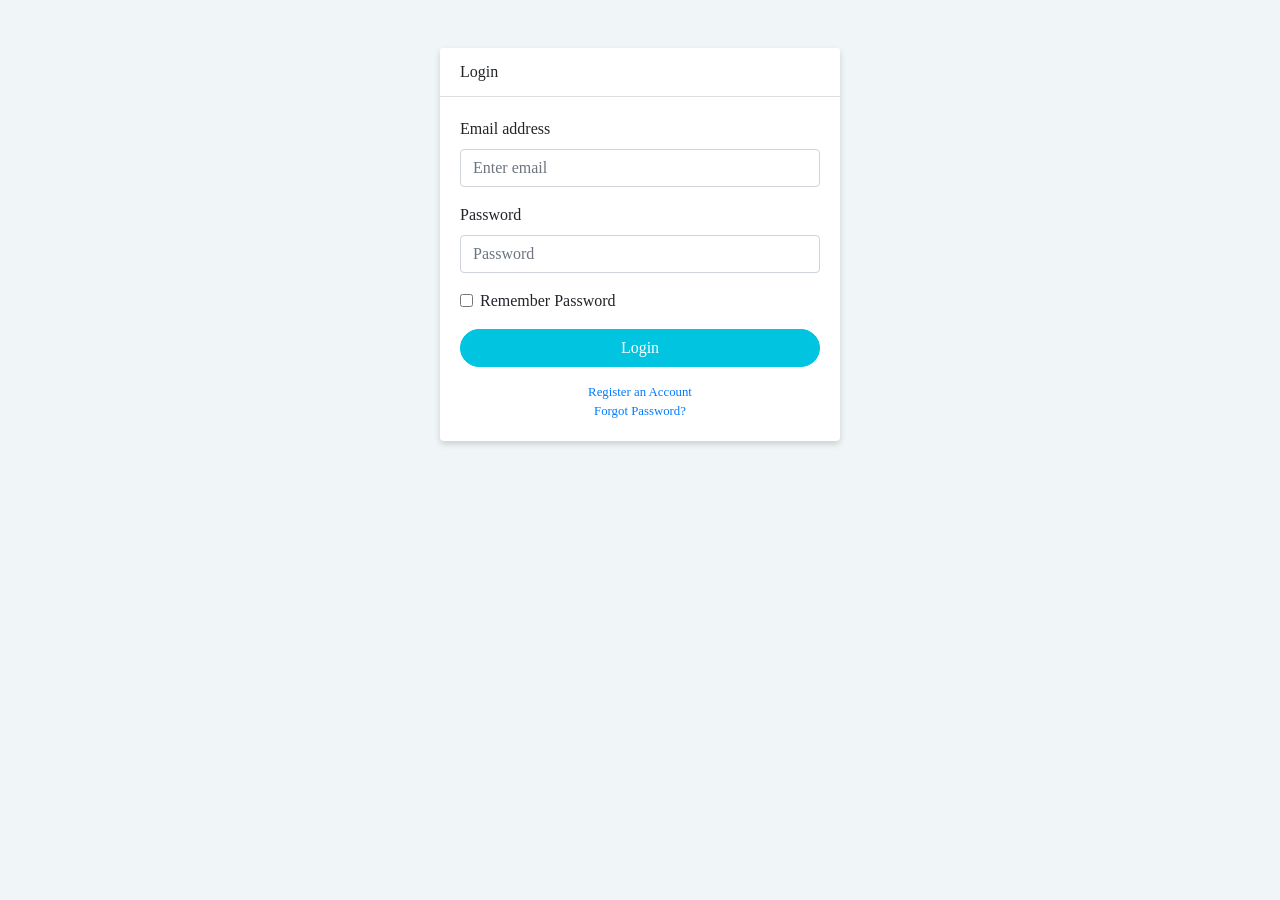
<file: login.html>
<!DOCTYPE html>
<html lang="en">

<head>
  <meta charset="utf-8">
  <meta http-equiv="X-UA-Compatible" content="IE=edge">
  <meta name="viewport" content="width=device-width, initial-scale=1, shrink-to-fit=no">
  <meta name="description" content="">
  <meta name="author" content="">
  <title>SB Admin - Start Bootstrap Template</title>
  <!-- Bootstrap core CSS-->
  <link href="vendor/bootstrap/css/bootstrap.min.css" rel="stylesheet">
  <!-- Custom fonts for this template-->
  <link href="vendor/font-awesome/css/font-awesome.min.css" rel="stylesheet" type="text/css">
  <!-- Custom styles for this template-->
  <link href="css/sb-admin.css" rel="stylesheet">
    
     
</head>
    

<body>
  <div class="container">
    <div class="card card-login mx-auto mt-5">
      <div class="card-header">Login</div>
      <div class="card-body">
        <form>
          <div class="form-group">
            <label for="exampleInputEmail1">Email address</label>
            <input class="form-control" id="exampleInputEmail1" type="email" aria-describedby="emailHelp" placeholder="Enter email">
          </div>
          <div class="form-group">
            <label for="exampleInputPassword1">Password</label>
            <input class="form-control" id="exampleInputPassword1" type="password" placeholder="Password">
          </div>
          <div class="form-group">
            <div class="form-check">
              <label class="form-check-label">
                <input class="form-check-input" type="checkbox"> Remember Password</label>
            </div>
          </div>
          <a class="btn btn-primary btn-block" href="index.html">Login</a>
        </form>
        <div class="text-center">
          <a class="d-block small mt-3" href="register.html">Register an Account</a>
          <a class="d-block small" href="forgot-password.html">Forgot Password?</a>
        </div>
      </div>
    </div>
  </div>
  <!-- Bootstrap core JavaScript-->
  <script src="vendor/jquery/jquery.min.js"></script>
  <script src="vendor/bootstrap/js/bootstrap.bundle.min.js"></script>
  <!-- Core plugin JavaScript-->
  <script src="vendor/jquery-easing/jquery.easing.min.js"></script>
</body>

</html>
</file>
<file: css/sb-admin.css>
html {
  position: relative;
  min-height: 100%;
}

body {
  overflow-x: hidden;
  background: #F0F6F7;    
}



body.sticky-footer {
  margin-bottom: 56px;
}

body.sticky-footer .content-wrapper {
  min-height: calc(100vh - 56px - 56px);
}

body.fixed-nav {
  padding-top: 56px;
}


.btn-primary:hover, .btn-primary:focus, .btn-primary:active, .btn-primary.active, .open>.dropdown-toggle.btn-primary {
    color: #ffffff;
    background-color: #23D6F0;
    border-color: #23D6F0; /*set the color you want here*/
}

.btn-primary {
    border-radius: 25rem;
    background-color: #00C4E0;
    border-color: #00C4E0;
}

.btn-secondary {
    border-radius: 25rem;
    background-color: #646464;
    border-color: #646464;
}




.content-wrapper {
  min-height: calc(100vh - 56px);
  padding-top: 1rem;
}

.scroll-to-top {
  position: fixed;
  right: 15px;
  bottom: 3px;
  display: none;
  width: 50px;
  height: 50px;
  text-align: center;
  color: white;
  background: rgba(52, 58, 64, 0.5);
  line-height: 45px;
}

.scroll-to-top:focus, .scroll-to-top:hover {
  color: white;
}

.scroll-to-top:hover {
  background: #343a40;
}

.scroll-to-top i {
  font-weight: 800;
}

.smaller {
  font-size: 0.7rem;
}

.o-hidden {
  overflow: hidden !important;
}

.z-0 {
  z-index: 0;
}

.z-1 {
  z-index: 1;
}

#mainNav .navbar-collapse {
  overflow: auto;
  max-height: 75vh;
}

#mainNav .navbar-collapse .navbar-nav .nav-item .nav-link {
  cursor: pointer;
}

#mainNav .navbar-collapse .navbar-sidenav .nav-link-collapse:after {
  float: right;
  content: '\f107';
  font-family: 'FontAwesome';
}

#mainNav .navbar-collapse .navbar-sidenav .nav-link-collapse.collapsed:after {
  content: '\f105';
}

#mainNav .navbar-collapse .navbar-sidenav .sidenav-second-level,
#mainNav .navbar-collapse .navbar-sidenav .sidenav-third-level {
  padding-left: 0;
}

#mainNav .navbar-collapse .navbar-sidenav .sidenav-second-level > li > a,
#mainNav .navbar-collapse .navbar-sidenav .sidenav-third-level > li > a {
  display: block;
  padding: 0.5em 0;
}

#mainNav .navbar-collapse .navbar-sidenav .sidenav-second-level > li > a:focus, #mainNav .navbar-collapse .navbar-sidenav .sidenav-second-level > li > a:hover,
#mainNav .navbar-collapse .navbar-sidenav .sidenav-third-level > li > a:focus,
#mainNav .navbar-collapse .navbar-sidenav .sidenav-third-level > li > a:hover {
  text-decoration: none;
}

#mainNav .navbar-collapse .navbar-sidenav .sidenav-second-level > li > a {
  padding-left: 1em;
}

#mainNav .navbar-collapse .navbar-sidenav .sidenav-third-level > li > a {
  padding-left: 2em;
}

#mainNav .navbar-collapse .sidenav-toggler {
  display: none;
}

#mainNav .navbar-collapse .navbar-nav > .nav-item.dropdown > .nav-link {
  position: relative;
  min-width: 45px;
}

#mainNav .navbar-collapse .navbar-nav > .nav-item.dropdown > .nav-link:after {
  float: right;
  width: auto;
  content: '\f105';
  border: none;
  font-family: 'FontAwesome';
}

#mainNav .navbar-collapse .navbar-nav > .nav-item.dropdown > .nav-link .indicator {
  position: absolute;
  top: 5px;
  left: 21px;
  font-size: 10px;
}

#mainNav .navbar-collapse .navbar-nav > .nav-item.dropdown.show > .nav-link:after {
  content: '\f107';
}

#mainNav .navbar-collapse .navbar-nav > .nav-item.dropdown .dropdown-menu > .dropdown-item > .dropdown-message {
  overflow: hidden;
  max-width: none;
  text-overflow: ellipsis;
}

@media (min-width: 992px) {
  #mainNav .navbar-brand {
    width: 250px;
  }
  #mainNav .navbar-collapse {
    overflow: visible;
    max-height: none;
  }
  #mainNav .navbar-collapse .navbar-sidenav {
    position: absolute;
    top: 0;
    left: 0;
    -webkit-flex-direction: column;
    -ms-flex-direction: column;
    flex-direction: column;
    margin-top: 56px;
  }
  #mainNav .navbar-collapse .navbar-sidenav > .nav-item {
    width: 250px;
    padding: 0;
  }
  #mainNav .navbar-collapse .navbar-sidenav > .nav-item > .nav-link {
    padding: 1em;
  }
  #mainNav .navbar-collapse .navbar-sidenav > .nav-item .sidenav-second-level,
  #mainNav .navbar-collapse .navbar-sidenav > .nav-item .sidenav-third-level {
    padding-left: 0;
    list-style: none;
  }
  #mainNav .navbar-collapse .navbar-sidenav > .nav-item .sidenav-second-level > li,
  #mainNav .navbar-collapse .navbar-sidenav > .nav-item .sidenav-third-level > li {
    width: 250px;
  }
  #mainNav .navbar-collapse .navbar-sidenav > .nav-item .sidenav-second-level > li > a,
  #mainNav .navbar-collapse .navbar-sidenav > .nav-item .sidenav-third-level > li > a {
    padding: 1em;
  }
  #mainNav .navbar-collapse .navbar-sidenav > .nav-item .sidenav-second-level > li > a {
    padding-left: 2.75em;
  }
  #mainNav .navbar-collapse .navbar-sidenav > .nav-item .sidenav-third-level > li > a {
    padding-left: 3.75em;
  }
  #mainNav .navbar-collapse .navbar-nav > .nav-item.dropdown > .nav-link {
    min-width: 0;
  }
  #mainNav .navbar-collapse .navbar-nav > .nav-item.dropdown > .nav-link:after {
    width: 24px;
    text-align: center;
  }
  #mainNav .navbar-collapse .navbar-nav > .nav-item.dropdown .dropdown-menu > .dropdown-item > .dropdown-message {
    max-width: 300px;
  }
}

#mainNav.fixed-top .sidenav-toggler {
  display: none;
}

@media (min-width: 992px) {
  #mainNav.fixed-top .navbar-sidenav {
    height: calc(100vh - 112px);
  }
  #mainNav.fixed-top .sidenav-toggler {
    position: absolute;
    top: 0;
    left: 0;
    display: flex;
    -webkit-flex-direction: column;
    -ms-flex-direction: column;
    flex-direction: column;
    margin-top: calc(100vh - 56px);
  }
  #mainNav.fixed-top .sidenav-toggler > .nav-item {
    width: 250px;
    padding: 0;
  }
  #mainNav.fixed-top .sidenav-toggler > .nav-item > .nav-link {
    padding: 1em;
  }
}

#mainNav.fixed-top.navbar-dark .sidenav-toggler {
  background-color: #ffffff;
}

#mainNav.fixed-top.navbar-dark .sidenav-toggler a i {
  color: #adb5bd;
}

#mainNav.fixed-top.navbar-light .sidenav-toggler {
  background-color: #ffffff;
}

#mainNav.fixed-top.navbar-light .sidenav-toggler a i {
  color: rgba(0, 0, 0, 0.5);
}

body.sidenav-toggled #mainNav.fixed-top .sidenav-toggler {
  overflow-x: hidden;
  width: 55px;
}

body.sidenav-toggled #mainNav.fixed-top .sidenav-toggler .nav-item,
body.sidenav-toggled #mainNav.fixed-top .sidenav-toggler .nav-link {
  width: 55px !important;
}

body.sidenav-toggled #mainNav.fixed-top #sidenavToggler i {
  -webkit-transform: scaleX(-1);
  -moz-transform: scaleX(-1);
  -o-transform: scaleX(-1);
  transform: scaleX(-1);
  filter: FlipH;
  -ms-filter: 'FlipH';
}

#mainNav.static-top .sidenav-toggler {
  display: none;
}

@media (min-width: 992px) {
  #mainNav.static-top .sidenav-toggler {
    display: flex;
  }
}

body.sidenav-toggled #mainNav.static-top #sidenavToggler i {
  -webkit-transform: scaleX(-1);
  -moz-transform: scaleX(-1);
  -o-transform: scaleX(-1);
  transform: scaleX(-1);
  filter: FlipH;
  -ms-filter: 'FlipH';
}

.content-wrapper {
  overflow-x: hidden;
  background: #F0F6F7;
}

@media (min-width: 992px) {
  .content-wrapper {
    margin-left: 250px;
  }
}

#sidenavToggler i {
  font-weight: 800;
}

.navbar-sidenav-tooltip.show {
  display: none;
}

@media (min-width: 992px) {
  body.sidenav-toggled .content-wrapper {
    margin-left: 55px;
  }
}

body.sidenav-toggled .navbar-sidenav {
  width: 55px;
}

body.sidenav-toggled .navbar-sidenav .nav-link-text {
  display: none;
}

body.sidenav-toggled .navbar-sidenav .nav-item,
body.sidenav-toggled .navbar-sidenav .nav-link {
  width: 55px !important;
}

body.sidenav-toggled .navbar-sidenav .nav-item:after,
body.sidenav-toggled .navbar-sidenav .nav-link:after {
  display: none;
}

body.sidenav-toggled .navbar-sidenav .nav-item {
  white-space: nowrap;
}

body.sidenav-toggled .navbar-sidenav-tooltip.show {
  display: flex;
}

#mainNav.navbar-dark .navbar-collapse .navbar-sidenav .nav-link-collapse:after {
  color: #868e96;
}

#mainNav.navbar-dark .navbar-collapse .navbar-sidenav > .nav-item > .nav-link {
  color: #868e96;
}

#mainNav.navbar-dark .navbar-collapse .navbar-sidenav > .nav-item > .nav-link:hover {
  color: #adb5bd;
}

#mainNav.navbar-dark .navbar-collapse .navbar-sidenav > .nav-item .sidenav-second-level > li > a,
#mainNav.navbar-dark .navbar-collapse .navbar-sidenav > .nav-item .sidenav-third-level > li > a {
  color: #868e96;
}

#mainNav.navbar-dark .navbar-collapse .navbar-sidenav > .nav-item .sidenav-second-level > li > a:focus, #mainNav.navbar-dark .navbar-collapse .navbar-sidenav > .nav-item .sidenav-second-level > li > a:hover,
#mainNav.navbar-dark .navbar-collapse .navbar-sidenav > .nav-item .sidenav-third-level > li > a:focus,
#mainNav.navbar-dark .navbar-collapse .navbar-sidenav > .nav-item .sidenav-third-level > li > a:hover {
  color: #adb5bd;
}

#mainNav.navbar-dark .navbar-collapse .navbar-nav > .nav-item.dropdown > .nav-link:after {
  color: #adb5bd;
}

@media (min-width: 992px) {
  #mainNav.navbar-dark .navbar-collapse .navbar-sidenav {
    background: #343a40;
  }
  #mainNav.navbar-dark .navbar-collapse .navbar-sidenav li.active a {
    color: white !important;
    background-color: #495057;
  }
  #mainNav.navbar-dark .navbar-collapse .navbar-sidenav li.active a:focus, #mainNav.navbar-dark .navbar-collapse .navbar-sidenav li.active a:hover {
    color: white;
  }
  #mainNav.navbar-dark .navbar-collapse .navbar-sidenav > .nav-item .sidenav-second-level,
  #mainNav.navbar-dark .navbar-collapse .navbar-sidenav > .nav-item .sidenav-third-level {
    background: #343a40;
  }
}

#mainNav.navbar-light .navbar-collapse .navbar-sidenav .nav-link-collapse:after {
  color: rgba(0, 0, 0, 0.5);
}

#mainNav.navbar-light .navbar-collapse .navbar-sidenav > .nav-item > .nav-link {
  color: rgba(0, 0, 0, 0.5);
}

#mainNav.navbar-light .navbar-collapse .navbar-sidenav > .nav-item > .nav-link:hover {
  color: rgba(0, 0, 0, 0.7);
}

#mainNav.navbar-light .navbar-collapse .navbar-sidenav > .nav-item .sidenav-second-level > li > a,
#mainNav.navbar-light .navbar-collapse .navbar-sidenav > .nav-item .sidenav-third-level > li > a {
  color: rgba(0, 0, 0, 0.5);
}

#mainNav.navbar-light .navbar-collapse .navbar-sidenav > .nav-item .sidenav-second-level > li > a:focus, #mainNav.navbar-light .navbar-collapse .navbar-sidenav > .nav-item .sidenav-second-level > li > a:hover,
#mainNav.navbar-light .navbar-collapse .navbar-sidenav > .nav-item .sidenav-third-level > li > a:focus,
#mainNav.navbar-light .navbar-collapse .navbar-sidenav > .nav-item .sidenav-third-level > li > a:hover {
  color: rgba(0, 0, 0, 0.7);
}

#mainNav.navbar-light .navbar-collapse .navbar-nav > .nav-item.dropdown > .nav-link:after {
  color: rgba(0, 0, 0, 0.5);
}

@media (min-width: 992px) {
  #mainNav.navbar-light .navbar-collapse .navbar-sidenav {
    background: #f8f9fa;
  }
  #mainNav.navbar-light .navbar-collapse .navbar-sidenav li.active a {
    color: #ffffff !important;
    background-color: #e9ecef;
  }
  #mainNav.navbar-light .navbar-collapse .navbar-sidenav li.active a:focus, #mainNav.navbar-light .navbar-collapse .navbar-sidenav li.active a:hover {
    color: #ffffff;
  }
  #mainNav.navbar-light .navbar-collapse .navbar-sidenav > .nav-item .sidenav-second-level,
  #mainNav.navbar-light .navbar-collapse .navbar-sidenav > .nav-item .sidenav-third-level {
    background: #f8f9fa;
  }
}

.card {
    
     font-family: 'gothambook';
    border: 0px;
    
    
      -webkit-box-shadow: 0px 3px 6px 0px rgba(0,0,0,0.16);
-moz-box-shadow: 0px 3px 6px 0px rgba(0,0,0,0.16);
box-shadow: 0px 3px 6px 0px rgba(0,0,0,0.16);
}

.card-header {
    
    font-family: 'gothambold';
    background-color: #ffffff;
}

.card-body-icon {
  position: absolute;
  z-index: 0;
  top: -25px;
  right: -25px;
  font-size: 5rem;
  -webkit-transform: rotate(15deg);
  -ms-transform: rotate(15deg);
  transform: rotate(15deg);
      
}

@media (min-width: 576px) {
  .card-columns {
    column-count: 1;
  }
}

@media (min-width: 768px) {
  .card-columns {
    column-count: 2;
  }
}

@media (min-width: 1200px) {
  .card-columns {
    column-count: 2;
  }
}

.card-login {
  max-width: 25rem;
}

.card-register {
  max-width: 40rem;
}

footer.sticky-footer {
  position: absolute;
  right: 0;
  bottom: 0;
  width: 100%;
  height: 56px;
  background-color: #e9ecef;
  line-height: 55px;
}

@media (min-width: 992px) {
  footer.sticky-footer {
    width: calc(100% - 250px);
  }
}

@media (min-width: 992px) {
  body.sidenav-toggled footer.sticky-footer {
    width: calc(100% - 55px);
  }
    
    
    /* ADDED */
    
    
    
    .img-circle {
    
    border-radius: 50%;    
    position: absolute;
    left: 12px;
    top: -4px;    
}
    
    
    
    
    
    
    
    
    
    
    
}
</file>
<file: css/isotope-docs.css>
/*! normalize.css v4.1.1 | MIT License | github.com/necolas/normalize.css */

/**
 * 1. Change the default font family in all browsers (opinionated).
 * 2. Correct the line height in all browsers.
 * 3. Prevent adjustments of font size after orientation changes in IE and iOS.
 */



@font-face {
  font-family: 'MyWebFont';

  src: url('font/gothambook.woff') format('woff'), 
       url('font/gothambold.woff') format('woff'), 
       url('font/gothambook.woff2')  format('woff2'), 
       url('font/gothambold.woff')  format('woff2');
 
}







html {
  font-family: sans-serif; /* 1 */
  line-height: 1.15; /* 2 */
  -ms-text-size-adjust: 100%; /* 3 */
  -webkit-text-size-adjust: 100%; /* 3 */
}

/**
 * Remove the margin in all browsers (opinionated).
 */

body {
  margin: 0;
}

/* HTML5 display definitions
   ========================================================================== */

/**
 * Add the correct display in IE 9-.
 * 1. Add the correct display in Edge, IE, and Firefox.
 * 2. Add the correct display in IE.
 */

article,
aside,
details, /* 1 */
figcaption,
figure,
footer,
header,
main, /* 2 */
menu,
nav,
section,
summary { /* 1 */
  display: block;
}

/**
 * Add the correct display in IE 9-.
 */

audio,
canvas,
progress,
video {
  display: inline-block;
}

/**
 * Add the correct display in iOS 4-7.
 */

audio:not([controls]) {
  display: none;
  height: 0;
}

/**
 * Add the correct vertical alignment in Chrome, Firefox, and Opera.
 */

progress {
  vertical-align: baseline;
}


.badge-warning {
 
background-color: #00C4E0;
color: white;    
    
}


/**
 * Add the correct display in IE 10-.
 * 1. Add the correct display in IE.
 */

template, /* 1 */
[hidden] {
  display: none;
}

/* Links
   ========================================================================== */

/**
 * 1. Remove the gray background on active links in IE 10.
 * 2. Remove gaps in links underline in iOS 8+ and Safari 8+.
 */

a {
  background-color: transparent; /* 1 */
  -webkit-text-decoration-skip: objects; /* 2 */
}

/**
 * Remove the outline on focused links when they are also active or hovered
 * in all browsers (opinionated).
 */

a:active,
a:hover {
  outline-width: 0;
}

/* Text-level semantics
   ========================================================================== */

/**
 * 1. Remove the bottom border in Firefox 39-.
 * 2. Add the correct text decoration in Chrome, Edge, IE, Opera, and Safari.
 */

abbr[title] {
  border-bottom: none; /* 1 */
  text-decoration: underline; /* 2 */
  text-decoration: underline dotted; /* 2 */
}

/**
 * Prevent the duplicate application of `bolder` by the next rule in Safari 6.
 */

b,
strong {
  font-weight: inherit;
}

/**
 * Add the correct font weight in Chrome, Edge, and Safari.
 */

b,
strong {
  font-weight: bolder;
}

/**
 * Add the correct font style in Android 4.3-.
 */

dfn {
  font-style: italic;
}

/**
 * Correct the font size and margin on `h1` elements within `section` and
 * `article` contexts in Chrome, Firefox, and Safari.
 */

h1 {
  font-size: 2em;
  margin: 0.67em 0;
  color: #000;    
}

/**
 * Add the correct background and color in IE 9-.
 */

mark {
  background-color: #ff0;
  color: #000;
}

/**
 * Add the correct font size in all browsers.
 */

small {
  font-size: 80%;
}

/**
 * Prevent `sub` and `sup` elements from affecting the line height in
 * all browsers.
 */

sub,
sup {
  font-size: 75%;
  line-height: 0;
  position: relative;
  vertical-align: baseline;
}

sub {
  bottom: -0.25em;
}

sup {
  top: -0.5em;
}

/* Embedded content
   ========================================================================== */

/**
 * Remove the border on images inside links in IE 10-.
 */

img {
  border-style: none;
}

/**
 * Hide the overflow in IE.
 */

svg:not(:root) {
  overflow: hidden;
}

/* Grouping content
   ========================================================================== */

/**
 * 1. Correct the inheritance and scaling of font size in all browsers.
 * 2. Correct the odd `em` font sizing in all browsers.
 */

code,
kbd,
pre,
samp {
  font-family: monospace, monospace; /* 1 */
  font-size: 1em; /* 2 */
}

/**
 * Add the correct margin in IE 8.
 */

figure {
  margin: 1em 40px;
}

/**
 * 1. Add the correct box sizing in Firefox.
 * 2. Show the overflow in Edge and IE.
 */

hr {
  box-sizing: content-box; /* 1 */
  height: 0; /* 1 */
  overflow: visible; /* 2 */
}

/* Forms
   ========================================================================== */

/**
 * 1. Change font properties to `inherit` in all browsers (opinionated).
 * 2. Remove the margin in Firefox and Safari.
 */

button,
input,
optgroup,
select,
textarea {
  font: inherit; /* 1 */
  margin: 0; /* 2 */
}

/**
 * Restore the font weight unset by the previous rule.
 */

optgroup {
  font-weight: bold;
}

/**
 * Show the overflow in IE.
 * 1. Show the overflow in Edge.
 */

button,
input { /* 1 */
  overflow: visible;
}

/**
 * Remove the inheritance of text transform in Edge, Firefox, and IE.
 * 1. Remove the inheritance of text transform in Firefox.
 */

button,
select { /* 1 */
  text-transform: none;
}

/**
 * 1. Prevent a WebKit bug where (2) destroys native `audio` and `video`
 *    controls in Android 4.
 * 2. Correct the inability to style clickable types in iOS and Safari.
 */

button,
html [type="button"], /* 1 */
[type="reset"],
[type="submit"] {
  -webkit-appearance: button; /* 2 */
}

/**
 * Remove the inner border and padding in Firefox.
 */

button::-moz-focus-inner,
[type="button"]::-moz-focus-inner,
[type="reset"]::-moz-focus-inner,
[type="submit"]::-moz-focus-inner {
  border-style: none;
  padding: 0;
}

/**
 * Restore the focus styles unset by the previous rule.
 */

button:-moz-focusring,
[type="button"]:-moz-focusring,
[type="reset"]:-moz-focusring,
[type="submit"]:-moz-focusring {
  outline: 1px dotted ButtonText;
}

/**
 * Change the border, margin, and padding in all browsers (opinionated).
 */

fieldset {
  border: 1px solid #c0c0c0;
  margin: 0 2px;
  padding: 0.35em 0.625em 0.75em;
}

/**
 * 1. Correct the text wrapping in Edge and IE.
 * 2. Correct the color inheritance from `fieldset` elements in IE.
 * 3. Remove the padding so developers are not caught out when they zero out
 *    `fieldset` elements in all browsers.
 */

legend {
  box-sizing: border-box; /* 1 */
  color: inherit; /* 2 */
  display: table; /* 1 */
  max-width: 100%; /* 1 */
  padding: 0; /* 3 */
  white-space: normal; /* 1 */
}

/**
 * Remove the default vertical scrollbar in IE.
 */

textarea {
  overflow: auto;
}

/**
 * 1. Add the correct box sizing in IE 10-.
 * 2. Remove the padding in IE 10-.
 */

[type="checkbox"],
[type="radio"] {
  box-sizing: border-box; /* 1 */
  padding: 0; /* 2 */
}

/**
 * Correct the cursor style of increment and decrement buttons in Chrome.
 */

[type="number"]::-webkit-inner-spin-button,
[type="number"]::-webkit-outer-spin-button {
  height: auto;
}

/**
 * 1. Correct the odd appearance in Chrome and Safari.
 * 2. Correct the outline style in Safari.
 */

[type="search"] {
  -webkit-appearance: textfield; /* 1 */
  outline-offset: -2px; /* 2 */
}

/**
 * Remove the inner padding and cancel buttons in Chrome and Safari on OS X.
 */

[type="search"]::-webkit-search-cancel-button,
[type="search"]::-webkit-search-decoration {
  -webkit-appearance: none;
}

/**
 * Correct the text style of placeholders in Chrome, Edge, and Safari.
 */

::-webkit-input-placeholder {
  color: inherit;
  opacity: 0.54;
}

/**
 * 1. Correct the inability to style clickable types in iOS and Safari.
 * 2. Change font properties to `inherit` in Safari.
 */

::-webkit-file-upload-button {
  -webkit-appearance: button; /* 1 */
  font: inherit; /* 2 */
}

@charset "UTF-8";
/* argument
------------------------- */

.argument {
  margin: 0.5rem 0;
  padding-left: 1.5rem;
}

.argument__type {
  color: #777;
}

.argument__type,
.argument__description {
  margin-left: 0.4rem;
}

.argument__type:before,
.argument__description:before {
  content: '·';
  padding-right: 0.4rem;
  display: inline-block;
}

/* button
------------------------- */

.button {
  display: inline-block;
  padding: 5px 15px;
  margin-bottom: 4px;
  width: 98px;    
  font-family: 'gothambook';    
  background-color: #DAE1E2;
  background-image: linear-gradient( hsla(0, 0%, 0%, 0), hsla(0, 0%, 0%, 0.1) 
  
  );
  border: 1px solid #CCC;
  border-radius: 5px;
      
}

.button:enabled {
  cursor: pointer;
}

.button:enabled:hover {
  background-color: #69F87A;
}

.button.is-checked,
.button.is-selected {
  background-color: #69F87A;
  color: white;
}

.button:active {
  color: white;
  background-color: #59F;
  box-shadow: inset 0 1px 10px hsla(0, 0%, 0%, 0.8);
}

/* hide radio inputs */
.button input[type="radio"] { display: none; }

/* ---- button-group ---- */

.button-group:after {
  content: '';
  display: block;
  clear: both;
}

.button-group .button {
  float: left;
  border-radius: 0;
  margin-left: -1px;
}

/*.button-groups .button { border-radius: 25px; */
/*.button-group .button:first-child { border-radius: 5px 0 0 5px; }
.button-group .button:last-child { border-radius: 0 5px 5px 0; } */

/* buy-button
------------------------- */

.buy-button {
  display: block;
  margin-bottom: 10px;
  line-height: 1.3rem;
  border-radius: 8px;
  padding: 10px 100px 10px 10px;
  position: relative;
  text-align: center;
}

.buy-button__project,
.buy-button__title,
.buy-button__license {
}

.buy-button__title {
  font-weight: bold;
}

.buy-button__for {
  display: block;
  font-style: italic;
}

.buy-button__price {
  font-size: 1.6rem;
  background: #888;
  color: white;
  position: absolute;
  right: 0;
  top: 0;
  height: 100%;
  width: 80px;
  border-radius: 0 8px 8px 0;
  text-align: center;
  line-height: 64px;
}

.buy-button__price__dollar {
  font-size: 1.4rem;
  margin-right: 3px;
  vertical-align: top;
}

@media screen and (min-width: 768px) {

  /* ---- buy-button-trio ---- */

  .buy-button-trio {
    margin-top: 40px;
    margin-bottom: 50px;
  }

  .buy-button-trio:after {
    content: '';
    display: block;
    clear: both;
  }

  /* ---- buy-button-trio buy-button ---- */

  .buy-button-trio .buy-button {
    float: left;
    width: 31.33%;
    margin-right: 3%;
  }

  .buy-button-trio .buy-button:nth-child(3) {
    margin-right: 0;
  }

  .buy-button-trio .buy-button {
    transition: transform 0.2s;
    padding: 20px 0 0;
  }

  .buy-button-trio .buy-button > span {
    display: block;
    padding-left: 10px;
    padding-right: 10px;
  }

  .buy-button-trio .buy-button__project,
  .buy-button-trio .buy-button__license {
    font-size: 1.1rem;
  }

  .buy-button-trio .buy-button__title {
    font-size: 1.9rem;
    line-height: 1.2;
  }

  .buy-button-trio .buy-button__license {
    margin-bottom: 15px;
  }

  .buy-button-trio .buy-button__for {
    margin-bottom: 20px;
    font-size: 1.1rem;
  }

  .buy-button-trio .buy-button__price {
    position: relative;
    width: auto;
    font-size: 2.4rem;
    line-height: 1.3;
    padding-top: 15px;
    padding-bottom: 10px;
    border-radius: 0 0 8px 8px;
  }

  .buy-button-trio .buy-button__was-price {
    display: block;
    padding-bottom: 10px;
  }

  .buy-button-trio .buy-button__price__dollar {
    position: relative;
    top: 8px;
  }


  .buy-button-trio .buy-button:hover {
    transform: translateY(-5px);
  }

}

/* call out
------------------------- */

.call-out {
  border-top: 2px solid #ED2;
  border-bottom: 2px solid #ED2;
  padding-left: 40px;
  position: relative;
  margin: 20px 0;
}

/* (i) */
.call-out:before {
  content: 'i';
  display: block;
  width: 20px;
  height: 20px;
  position: absolute;
  left: 5px;
  top: 20px;
  background: #ED2;
  border-radius: 50%;
  text-align: center;
  color: white;
  font-family: Consolas, Georgia, serif;
  font-style: italic;
}

.call-out h2 {
  margin-top: 0;
  padding-top: 10px;
  border-top: none;
}

.call-out--chill { border-color: #8C8; }
.call-out--chill:before { background: #8C8; }

/* ---- call-out--big-copy ---- */

.call-out--big-copy p,
.call-out--big-copy li,
.call-out--big-copy li:before {
  font-size: 1.2rem;
  line-height: 1.2;
}

/* ---- quick-start-list ---- */

.call-out--big-copy ol {
  list-style: none;
}

.quick-start-list li {
  position: relative;
  counter-increment: call-out-big-copy-item;
}

.quick-start-list li:before {
  content: counter(call-out-big-copy-item) ".";
  position: absolute;
  left: -1.2rem;
  font-size: 1.2rem;
  font-weight: bold;
}

.quick-start-list {
  list-style: none;
}

@media screen and (min-width: 768px) {

  .call-out {
    border: 2px solid #ED2;
    padding: 10px 20px 10px 80px;
    border-radius: 6px;
    position: relative;
    margin: 20px 0;
  }

  .call-out--chill { border-color: #8C8; }

  .call-out:before {
    width: 40px;
    height: 40px;
    left: 20px;
    top: 30px;
    font-size: 1.9rem;
    line-height: 46px;
  }

}

/* chunky-buttons
------------------------- */

.chunky-button {
  display: block;
  padding: 10px;
  margin-bottom: 10px;
  border-radius: 5px;
  text-decoration: none;
  line-height: 1.0;
}

.chunky-button:hover { text-decoration: none; }

.chunky-button--fill {
  background-image: linear-gradient( hsla(0, 0%, 0%, 0), hsla(0, 0%, 0%, 0.15) );
}

.chunky-button__icon {
  margin-right: 10px;
}

.chunky-button__icon svg {
  width: 48px;
  height: 48px;
  vertical-align: bottom;
}

.chunky-button__text {
  display: inline-block;
}

.chunky-button__text__plain {
  display: block;
}

.chunky-button__text__strong {
  display: block;
  font-size: 1.4rem;
  font-weight: bold;
}

.chunky-button--outline {
  padding-top: 8px;
  padding-bottom: 8px;
  border: 2px solid;
}

/* commercial-license-agreement
------------------------- */

.commercial-license-agreement h3 {
  counter-increment: cla-h3;
  counter-reset: cla-part;
}

.commercial-license-agreement h3:before {
  content: counter(cla-h3) '.';
  margin-right: 0.25rem;
  color: #888;
  font-family: 'Texta', sans-serif;
}

.cla__part {
  counter-increment: cla-part;
}

.cla__part:before,
.cla__definitions-list li:before {
  content: counter(cla-h3) '.' counter(cla-part) '.';
  color: #888;
  margin-right: 0.25rem;
}

.cla__definitions-list {
  list-style: none;
  padding-left: 2.6rem;
}

.cla__definitions-list li {
  text-indent: -1.5rem;
  margin-bottom: 0.5rem;
  counter-increment: cla-definitions-item;
}

.cla__definitions-list li:before {
  content: counter(cla-h3) '.' counter(cla-definitions-item) '.';
}

/* duo
two columns for large devices
------------------------- */

.duo:after {
  content: '';
  display: block;
  clear: both;
}

.duo__cell {
  margin-bottom: 10px;
}

/* --- duo--legal --- */


.duo--legal__plain {
  padding: 0 0.8rem;
  background: #FAFAFA;
  color: #888;
}

.duo--legal--first .duo--legal__official:before,
.duo--legal--first .duo--legal__plain:before {
  display: block;
  padding-top: 0.5rem;
  font-size: 0.88rem;
  color: #888;
}

.duo--legal--first .duo--legal__official:before {
  content: 'Official legal copy'
}

.duo--legal--first  .duo--legal__plain:before {
  content: 'Plain English'
}


@media screen and ( min-width: 768px ) {

  .duo__cell {
    float: left;
    width: 48.5%;
  }

  .duo__cell:first-child {
    margin-right: 3%;
  }

  .duo__cell--license-option p { margin-top: 0; }

}

/* edit-demo
------------------------- */

.edit-demo {
  clear: both;
  font-size: 0.92rem;
}

/* example
------------------------- */

.example {
  margin: 40px 0;
}

.example__code pre { margin: 0 0 20px; }

/* gh-button
------------------------- */

.gh-button {
  display: inline-block;
  background: none;
  border: none;
  color: #333;
  font-size: 1.1rem;
}

.gh-button__title,
.gh-button__stat {
  float: left;
  font-weight: bold;
  line-height: 20px;
  padding: 5px 10px;
  border: 1px solid #d5d5d5;
}

.gh-button__icon,
.gh-button .github-logo {
  height: 21px;
  fill: #333;
  display: inline-block;
  vertical-align: bottom;
}

.gh-button__title {
  background-color: #eee;
  background-image: linear-gradient(#fcfcfc, #eee);
  border-radius: 4px 0 0 4px;
}

.gh-button .github-logo {
  margin-right: 0.2em;
}

.gh-button__stat {
  border-left: 0;
  border-radius: 0 4px 4px 0;
  background: white;
}

.gh-button:hover { color: #333; }

.gh-button:hover .gh-button__title {
  background-color: #ddd;
  background-image: linear-gradient(#eee, #ddd);
}

.gh-button:hover .gh-button__stat {
  color: #4078c0;
}

.gh-button:hover .gh-button__icon--star {
  fill: #4078c0;
}

/* shirt-promo
------------------------- */

.shirt-promo {
  margin: 40px 0;
}

.shirt-promo__title {
  font-size: 1.6rem;
}

.shirt-promo__image {
  display: block;
  max-width: 100%;
  margin-bottom: 10px;
}

/* showcase-item
------------------------- */

.showcase-item__link {
  display: block;
  padding: 10px;
  background: white;
  margin-bottom: 20px;
  border-radius: 8px;
  background: #DDD;
}

.showcase-item__link:after {
  content: '';
  display: block;
  clear: both;
}

.showcase-item__image {
  width: 80px;
  float: left;
  display: block;
}

.showcase-item__image svg {
  display: block;
  border-radius: 5px;
  width: 100%;
  height: auto;
}

.showcase-item__text {
  float: left;
  width: calc( 100% - 120px );
  padding-left: 10px;
}

.showcase-item__title {
  margin: 0;
  font-size: 1.4rem;
}

.showcase-item__description {
  margin: 0;
}

@media screen and ( min-width: 768px ) {

  .showcase-item {
    float: left;
    width: 48.5%;
  }

  .showcase-item:nth-child(2n+1) {
    margin-right: 3%;
  }

  .showcase-item__image {
    width: 120px;
  }

  .showcase-item__text {
    padding-left: 20px;
  }

  .showcase-item__title {
    font-size: 2.0rem;
  }

  .showcase-item__description {
    font-size: 1.2rem;
    line-height: 1.2;
  }

}

/* showcase
------------------------- */

.showcase-item-list {
  padding: 0;
  list-style: none;
}

.showcase-item-list:after {
  content: '';
  display: block;
  clear: both;
}

.showcase-item .infinite-scroll-illo {
  padding: 5px;
}

.showcase__banner__image {
  display: block;
  max-width: 100%;
  margin-top: 10px;
  border-radius: 5px;
}

/* site-footer
------------------------- */

.site-footer {
  padding: 40px 0;
  margin-top: 60px;
}

.site-footer__copy {
  font-size: 1.2rem;
}

.site-footer .twitter-logo {
  width: 1.3rem;
  height: 1.3rem;
  vertical-align: middle;
}

/* flickity-illo
------------------------- */

.flickity-illo { background: #ED0; }

/* infinite-scroll-illo
------------------------- */

.infinite-scroll-illo__page {
  stroke: #333;
  stroke-width: 20;
  stroke-miterlimit: 10;
}

.infinite-scroll-illo__page--back { fill: white; }
.infinite-scroll-illo__page--front1 { fill: #C25; }
.infinite-scroll-illo__page--front2 { fill: #E62; }
.infinite-scroll-illo__page--front3 { fill: #EA0; }

/* isotope-illo
------------------------- */

.isotope-illo { background: #222; }


/*

COLORS

dark brown #262524
dark dark brown #161615
link orange #FB4
blue #4BF
green #1FB


*/

* {
  -webkit-box-sizing: border-box;
     -moz-box-sizing: border-box;
          box-sizing: border-box;
}

/* font-size on html for rem*/
html {
  font-family: Texta, sans-serif;
  font-size: 17px;
  line-height: 1.5;
}

html.export {
  font-family: sans-serif;
  font-size: 15px;
}

body {
  color: #626262;
  background: #23D6F0;
}

/* ---- links ---- */

a,
a code {
  color: #3C3C3C;
  text-decoration: none;
}

a:hover,
a:hover code {
  color: #4BF;
}

a:active,
a:active code {
  color: #1FB;
  background: #23D6F0;
}

/* ---- headers ---- */

h1, h2, h3, h4 {
  line-height: 1.25;
    
}

h1 {
  font-weight: bold;
  font-size: 2.65em;
  margin-bottom: 0.2em;
  margin-top: 2.0em;
}

h1:first-child { margin-top: 0; }

h2 {
  font-weight: bold;
 color: black;
}

h3 {
  font-weight: bold;
  font-family: 'gothambook';    
  font-size: 1.4em;
  margin-left: 4px;    
  margin-top: 10px;
  margin-bottom: 0.8em;
  color: #2f3030;    
}

h4 {
  text-transform: uppercase;
  letter-spacing: 0.1em;
  font-size: 1.1em;
}


h5 {
  font-weight: bold;
  font-family: 'gothambook';    
  font-size: .8em;
  margin-left: 4px;    
  margin-top: 10px;
  margin-bottom: 0.8em;
  color: #2f3030;    
}

/* ---- lists ---- */

ul, ol {
  padding-left: 1.8em;
}

/* ---- code ---- */

pre, code {
  font-family: Consolas, Menlo, monospace;
  font-size: 14px;
  background: #161615;
  color: white;
}

pre {
  padding: 0.8em;
  border-radius: 5px;
  white-space: pre-wrap;
}

code {
  padding: 0.2em 0.3em;
  line-height: 1.2;
  border-radius: 3px;
}

pre code {
  padding: 0;
  line-height: 1.5;
  background: none;
}

a code {
  background: #A2C;
  color: white;
}

a:hover code {
  color: white;
  background: #D26;
}

.clearfix:after {
  content: '';
  clear: both;
  display: block;
}

@media screen and ( min-width: 768px ) {

  html {
    font-size: 19px;
  }

  html.export { font-size: 16px; }

  pre, code, kbd {
    font-size: 15px;
  }

}

/* Code
------------------------- */



code .string,
code .tag .value { color: #0C4; }
code .number, /* integer */
code .cp, /* doctype */
code .literal { color: #38F; } /*boolean*/
code .keyword { color: #F73; } /* keyword */
code .kd, /* storage */
code .attribute { color: #DC8; } /* markup attribute */
code .title { color: #9CF; }
code .params { color: #98D; }
code .regexp  { color: #FC8; } /* regex */
code .o  { color: #F63; }   /* operator */
code .nb { color: #AA97AC;} /* support */
code .built_in { color: #DD8; }

/* comment */
code .comment { color: #999; font-style: italic; }

code .tag { color: #6CF; } /* Markup open tag */

code .id { color: #ABC; } /* css id */
code .class,
code .selector-class { color: #C95; }  /* CSS class */
code .rules { color: #FED; }
code .m  { color: #DE8E50; } /* CSS value */
code .nd { color: #9FAD7E; } /* CSS pseudo selector */
code .hexcolor { color: #F63; }
code .at_rule { color: #088; }


/* isotope keywords */
code .isotope_var { color: #F3F; }
code .jquery_var { color: #DF8; }
code .isotope_keyword { color: #0FF; text-decoration: underline; }

.code-display code {
  font-size: 18px;
}

/* web fonts
------------------------- */

/*@import url("//hello.myfonts.net/count/2d333f");*/

/*
  Just use WOFF2 and WOFF for webfonts
  http://css-tricks.com/snippets/css/using-font-face/ */

/* Texta Heavy */
@font-face {
  font-family: 'Texta';
  font-weight: bold;
  font-style: normal;
  src: url('../fonts/2D333F_0_0.woff2') format('woff2'),
    url('../fonts/2D333F_0_0.woff') format('woff');
}

/* Texta Italic */
@font-face {
  font-family: 'Texta';
  font-weight: normal;
  font-style: italic;
  src: url('../fonts/2D333F_1_0.woff2') format('woff2'),
    url('../fonts/2D333F_1_0.woff') format('woff');
}

/* Texta Regular */
@font-face {
  font-family: 'Texta';
  src: url('../fonts/2D333F_2_0.woff2') format('woff2'),
    url('../fonts/2D333F_2_0.woff') format('woff');
}

@font-face {
	font-family: 'icomoon';
	src:url('../fonts/icomoon.eot');
	src:url('../fonts/icomoon.eot?#iefix') format('embedded-opentype'),
		url('../fonts/icomoon.woff') format('woff'),
		url('../fonts/icomoon.ttf') format('truetype'),
		url('../fonts/icomoon.svg#icomoon') format('svg');
	font-weight: normal;
	font-style: normal;
}

/* Use the following CSS code if you want to use data attributes for inserting your icons */
[data-icon]:before {
	font-family: 'icomoon';
	content: attr(data-icon);
	speak: none;
	font-weight: normal;
	font-variant: normal;
	font-style: normal;
	text-transform: none;
	line-height: 1;
	-webkit-font-smoothing: antialiased;
}

/* Use the following CSS code if you want to have a class per icon */
/*
Instead of a list of all class selectors,
you can use the generic selector below, but it's slower:
[class*="icon-"] {
*/
.icon {
	font-family: 'icomoon';
	speak: none;
	font-style: normal;
	font-weight: normal;
	font-variant: normal;
	text-transform: none;
	line-height: 1;
	-webkit-font-smoothing: antialiased;
}
.icon-file-download:before {
	content: "\e001";
}
.icon-folder-download:before {
	content: "\e002";
}
.icon-github:before {
	content: "\e000";
}

/* main
------------------------- */

.main h1 {
  font-size: 3.8rem;
}

.main h2 {
  font-size: 1.6rem;
  font-weight: normal;
  border-top: 2px solid #484542;
  padding-top: 1.1em;
  margin-top: 1.4em;
}

.main h2:target {
  padding-left: 0.5em;
  background: #D26;
  color: white;
}

.main h3 {
  font-size: 1.3rem;
  border-top: 1px solid #484542;
  padding-top: 0.8em;
  margin: 1.4em 0 0.5em;
}


@media screen and ( min-width: 800px ) {

  .main {
    padding-top: 20px;
    min-height: 540px; /* space so footer doesn't overlap */
  }

  .main h2 {
    font-size: 2.4rem;
  }

  .main h3 {
    font-size: 1.5rem;
    padding-top: 30px;
  }


}


/* ---- instruction ---- */

.instruction {
  font-size: 18px;
  margin-bottom: 0.2em;
  color: #888;
}

/* ---- notification ---- */

/* animate-item-size-item
------------------------- */

.animate-item-size-item {
  float: left;
}

/* animate-item-size-item is invisible, but used for layout */
.animate-item-size-item,
.animate-item-size-item__content {
  width: 60px;
  height: 60px;
}

/* animate-item-size-item__content is visible, and transitions size */
.animate-item-size-item__content {
  background: #8DF;
  border: 2px solid #333;
  border-color: hsla(0, 0%, 0%, 0.7);
  -webkit-transition: width 0.4s, height 0.4s;
     -moz-transition: width 0.4s, height 0.4s;
       -o-transition: width 0.4s, height 0.4s;
          transition: width 0.4s, height 0.4s;
}

.animate-item-size-item:hover .animate-item-size-item__content {
  border-color: white;
  background: #4BF;
  cursor: pointer;
}

/* both animate-item-size-item and animate-item-size-item content change size */
.animate-item-size-item.is-expanded,
.animate-item-size-item.is-expanded .animate-item-size-item__content {
  width: 180px;
  height: 120px;
}

.animate-item-size-item.is-expanded {
  z-index: 2;
}

.animate-item-size-item.is-expanded .animate-item-size-item__content {
  background: #F90;
}

/* ---- responsive ---- */

.grid--animate-item-size-responsive .animate-item-size-item,
.grid--animate-item-size-responsive .grid-sizer {
  width: 20%;
}

.grid--animate-item-size-responsive .animate-item-size-item__content,
.grid--animate-item-size-responsive .animate-item-size-item.is-expanded .animate-item-size-item__content {
  width: 100%;
  height: 100%;
}

/* item has expanded size */
.grid--animate-item-size-responsive .animate-item-size-item.is-expanded {
  width: 60%;
}

/* bootstrap 3
------------------------- */

.bootstrap-3__container-fluid {
  padding-right: 15px;
  padding-left: 15px;
  margin-right: auto;
  margin-left: auto;
}

.bootstrap-3__col-xs-4,
.bootstrap-3__col-xs-6,
.bootstrap-3__col-xs-8,
.bootstrap-3__col-xs-12 {
  padding-right: 15px;
  padding-left: 15px;
}

.bootstrap-3__col-xs-4 { width: 33.333%; }
.bootstrap-3__col-xs-6 { width: 50%; }
.bootstrap-3__col-xs-8 { width: 66.666%; }

.bootstrap-3__grid-item-content {
  height: 100px;
  background: #e6e5e4;
  border: 2px solid #b6b5b4;
  border-color: hsla(0, 0%, 0%, 0.4);
}

.bootstrap-3__grid-item-content--height2 { height: 200px; }

/* sm */
@media (min-width: 768px) {
  .bootstrap-3__col-sm-4 { width: 33.333%; }
  .bootstrap-3__col-sm-8 { width: 66.666%; }
}

/* md */
@media (min-width: 992px) {
  .bootstrap-3__col-md-3 { width: 25%; }
  .bootstrap-3__col-md-6 { width: 50%; }
}

/* container
------------------------- */

.container {
  margin-left: 10px;
  margin-right: 10px;
  max-width: 1200px;
}

.main .container > * {
  max-width: 700px;
}

.main .container .go-wide,
.main .container .example {
  max-width: none;
}

/* tablet-ish */
@media screen and ( min-width: 768px ) {

  .container {
    margin-left: 220px;
  }

  .main .container > * {
    max-width: 900px;
  }

}

/* desktop */
@media screen and ( min-width: 960px ) {

  .container {
    margin-right: 6%;
  }

}

/* element-item
------------------------- */

.element-item {
  position: relative;
  float: left;
  width: 324px;
  height: 66px;
  margin: 5px;
  padding: 10px;
  background: #888;
  color: #000;
  border-radius: 6px;
    

  -webkit-box-shadow: 0px 3px 6px 0px rgba(0,0,0,0.16);
-moz-box-shadow: 0px 3px 6px 0px rgba(0,0,0,0.16);
box-shadow: 0px 3px 6px 0px rgba(0,0,0,0.16);
    
    
    
}

.element-item > * {
  margin: 0;
  padding: 0;
}

.element-item .name {
  position: absolute;
  font-family: 'gothambook';
  left: 66px;
  top: 14px;
  text-transform: none;
  letter-spacing: 0;
  font-size: 0.8em;
  font-weight: normal;
  color: #171717;    
}

/*.element-item .symbol {
  position: absolute;
  left: 12px;
  top: -4px;
  font-size: 2.4em;
  font-weight: normal;
  color: white;
  
    
}*/

.element-item .img {
  position: absolute;
  left: 12px;
  top: -16px;
  font-size: 2.4em;
  font-weight: normal;
  color: white;
  
    
}

.element-item .number {
  position: absolute;
  left: 221px;
  top: 10px;
  font-size: 0.6em;
  font-family: 'gothambook'; 
} 

.element-item .type {
  position: absolute;
  left: 66px;
  top: 32px;
  font-size: 0.6em;    
  color: #888888;    
}

.element-item .weight {
  position: absolute;
  left: 204px;
  top: 34px;
  font-size: 0.7em;
  font-family: 'gothambook';    
  color: #2F2F2F;    
}

.element-item .bar {
  position: absolute;
  left: 188px;
  top: 29px;
  font-size: 0.8em;
}

/*.element-item .date {
  position: absolute;
  left: 254px;
  top: 10px;
  font-size: 0.6em;
  font-family: 'gothambook';    
  color: #000000;    
}
*/




/* Updated Style*/

.element-item.alkali          { background: #ffffff;  }
.element-item.alkaline-earth  { background: #ffffff;  }
.element-item.lanthanoid      { background: #ffffff;  }
.element-item.actinoid        { background: #ffffff;  }
.element-item.post-transition { background: #ffffff;  }
.element-item.metalloid       { background: #ffffff;  }
.element-item.diatomic        { background: #ffffff;  }
.element-item.halogen         { background: #ffffff;  }
.element-item.noble-gas       { background: #ffffff;  } 

.element-item.fruit           { background: #ffffff;  }
.element-item.seafood         { background: #ffffff;  }
.element-item.dairy           { background: #ffffff;  }
.element-item.meat            { background: #ffffff;  }
.element-item.vegetable       { background: #ffffff;  }
.element-item.dryfood         { background: #ffffff;  }
.element-item.snack          { background: #ffffff;  }








/*


Original Style

.element-item.alkali          { background: #F00; background: hsl(   0, 100%, 50%); }
.element-item.alkaline-earth  { background: #F80; background: hsl(  36, 100%, 50%); }
.element-item.lanthanoid      { background: #FF0; background: hsl(  72, 100%, 50%); }
.element-item.actinoid        { background: #0F0; background: hsl( 108, 100%, 50%); }
.element-item.transition      { background: #0F8; background: hsl( 144, 100%, 50%); }
.element-item.post-transition { background: #0FF; background: hsl( 180, 100%, 50%); }
.element-item.metalloid       { background: #08F; background: hsl( 216, 100%, 50%); }
.element-item.diatomic        { background: #00F; background: hsl( 252, 100%, 50%); }
.element-item.halogen         { background: #F0F; background: hsl( 288, 100%, 50%); }
.element-item.noble-gas       { background: #F08; background: hsl( 324, 100%, 50%); } */
/* button overwrites
------------------------- */

.button {
  
}

/* buy-button
------------------------- */

.buy-button {
  background: #161514;
  color: #1FB;
}

.buy-button__price {
  background: #1BF;
}

.buy-button:hover .buy-button__price {
  background: #1FB;
}

/* call-out overwrites
------------------------- */

.call-out {
  border-color: #FB4;
}

.call-out:before {
  background: #FB4;
}

.call-out--chill {
  border-color: #4FB;
}

.call-out--chill:before {
  background: #4FB;
}

/* chunky-butotn
------------------------- */

.chunky-button--fill {
  background-color: #161514;
}

.chunky-button--fill svg path {
  fill: #FB4;
}

.chunky-button--fill:hover {
  background-color: #4FB;
  color: #222;
}

.chunky-button--fill:hover svg path {
  fill: #222;
}

/* 
------------------------- */

.duo--legal__plain {
  background: #161514;
  border-radius: 5px;
  color: #AAA;
}

/* showcase overwrites
------------------------- */

.showcase-item__link {
  background: #262524;
  color: #4BF;
}

.showcase-item__link:hover {
  background: #1FB;
  color: #262524;
}

.showcase-item__title { font-weight: bold; }

.huebee-illo__line { stroke: white; }

/* site-footer overwrites
------------------------- */

.site-footer {
  background: #161514;
  position: relative;
}

.site-footer .twitter-logo { fill: #FB4; }
.site-footer a:hover .twitter-logo { fill: #1BF; }

/* ---- mfzy-logo ---- */

.site-footer .mfzy-logo__body-fill { fill: #1BF; }
.site-footer .mfzy-logo__stripes { display: none; }

.site-footer a:hover .mfzy-logo__stripes { display: inline; }

/* ---- mfzy-wordmark ---- */

.mfzy-wordmark { stroke: #1BF; }
.mfzy-brand__link:hover .mfzy-wordmark { stroke: white; }

@media screen and ( min-width: 960px ) {

  /* sidebar brand */

  .site-footer .mfzy-brand {
    position: absolute;
    left: 20px;
    top: 60px;
    width: 180px;
  }

  .site-footer .mfzy-logo {
    display: block;
    width: 108px;
    height: 108px;
    margin: 0 auto 10px;
  }

  .site-footer .mfzy-wordmark {
    margin: 0 auto;
    display: block;
  }

}

/* gh-button
------------------------- */

.gh-button {
  display: inline-block;
  background: none;
  border: none;
  font-family: Helvetica, Arial, sans-serif;
  color: #333;
}

.gh-button__title,
.gh-button__stat {
  float: left;
  font-size: 18px;
  font-weight: bold;
  line-height: 20px;
  padding: 5px 10px;
  border: 1px solid #d5d5d5;
}

.gh-button__icon {
  height: 21px;
  fill: #333;
  display: inline-block;
  vertical-align: bottom;
}

.gh-button__title {
  background-color: #eee;
  background-image: linear-gradient(#fcfcfc, #eee);
  border-radius: 4px 0 0 4px;
}

.gh-button__icon--github-logo {
  margin-right: 0.2em;
}

.gh-button__stat {
  border-left: 0;
  border-radius: 0 4px 4px 0;
  background: white;
}

.gh-button:hover { color: #333; }

.gh-button:hover .gh-button__title {
  background-color: #ddd;
  background-image: linear-gradient(#eee, #ddd);
}

.gh-button:hover .gh-button__stat {
  color: #4078c0;
}

.gh-button:hover .gh-button__icon--star {
  fill: #4078c0;
}

/* grid
------------------------- */

.grid {
  border: 0px solid #484542;

  position: relative;
}

/* clearfix */
.grid:after {
  content: '';
  display: block;
  clear: both;
}

/* ---- counting ---- */

.grid--counting {
  counter-reset: item;
}

.grid--counting .grid-item:before {
  counter-increment: item;
  content: counter(item);
  display: block;
  color: #555;
  padding-top: 0.2em;
  text-align: center;
  font-size: 18px;
}

/* ---- horizontal ---- */

/* horizontal examples need height */
.grid--horizontal {
  height: 334px;
}

/* ---- static banner ---- */

.grid--has-banner {
  position: relative;
}

.static-banner {
  position: absolute;
  left: 10px;
  top: 10px;
  background: hsla(210, 100%, 50%, 0.8);
  z-index: 1;
  padding: 2px 20px;
  color: white;
  pointer-events: none;
}

/* ---- fixed-width ---- */

.grid--fixed-width {
  width: 304px;
}

/* ---- stamp ---- */

.grid--has-stamp {
  position: relative;
}

/* ---- fit-width ---- */

/* centered */
.grid--fit-width {
  margin: 0 auto;
}

/* grid-image-item
------------------------- */

.grid-image-item,
.grid--images .grid-sizer { width: 33.33%; }

.grid-image-item {
  float: left;
}

.grid-image-item img {
  display: block;
  max-width: 100%;
}

/* grid-item
------------------------- */

.grid-item {
  float: left;
  width: 50px;
  height: 50px;
  background: #e6e5e4;
  border: 2px solid hsla(0, 0%, 0%, 0.4);
}

.grid-item--width2 { width: 100px; }
.grid-item--height2 { height: 100px; }

.grid-item--width3 { width: 150px; }
.grid-item--height3 { height: 150px; }

.grid-item--gigante {
  width: 150px;
  height: 200px;
}

.grid--clickable .grid-item:hover {
  border-color: #28F;
  background: #8CF;
  cursor: pointer;
}

/* ---- insert demo ---- */

/*.grid-item .number {
  line-height: 50px;
  text-align: center;
  color: #333;
  margin: 0;
  font-size: 1.3rem;
} */

/* ---- fluid-5-col ---- */

.grid--fluid-5-col .grid-item,
.grid--fluid-5-col .grid-sizer { width: 20%; }

.grid--fluid-5-col .grid-item--width2 { width: 40%; }

/* ---- grid--masonry-gutter ---- */

.grid--has-gutter .grid-item--width2 {
  width: 110px;
}

/* ---- grid--masonry-gutter-bottom ---- */

.grid--masonry-gutter-bottom .grid-item {
  margin-bottom: 10px;
}

.grid--masonry-gutter-bottom .grid-item--height2 {
  height: 110px;
}

/* ---- grid--packery-gutter ---- */

.grid--packery-gutter .grid-item--width2 { width: 110px; }
.grid--packery-gutter .grid-item--height2 { height: 110px; }

/* ---- grid--fluid-gutter ---- */

.grid--fluid-gutter .grid-item,
.grid--fluid-gutter .grid-sizer {
  width: 22%;
}

.grid--fluid-gutter .gutter-sizer {
  width: 4%;
}

.grid--fluid-gutter .grid-item--width2 {
  width: 48%;
}

/* ---- masonry-horizontal ---- */

.grid--masonry-horizontal-gutter .grid-item--height2 {
  height: 110px;
}

/* ----  ---- */

.grid--masonry-horizontal-gutter-right .grid-item {
  margin-right: 10px;
}

.grid--masonry-horizontal-gutter-right .grid-item--width2 {
  width: 110px;
}

/* ---- cells-by-row-element-sizing ---- */

.grid--cells-by-row-element-sizing .grid-item {
  width: 13%;
}

.grid--cells-by-row-element-sizing .grid-item--width2 {
  width: 23%;
}

.grid--cells-by-row-element-sizing .grid-sizer {
  width: 25%;
  height: 110px;
}

/* ---- cells-by-column-element-sizing ---- */

.grid--cells-by-column-element-sizing .grid-item {
  height: 13%;
}

.grid--cells-by-column-element-sizing .grid-item--width2 {
  height: 23%;
}

.grid--cells-by-column-element-sizing .grid-sizer {
  height: 25%;
  width: 110px;
}

/* ---- fitrows-gutter ---- */

.grid--fit-rows-gutter .grid-item--width2 { width: 110px; }
.grid--fit-rows-gutter .grid-item--width3 { width: 170px; }

/* ---- filter blocks ---- */

.grid-item--filter-block-red,
.grid-item--filter-block-blue {
  width: 60px;
  height: 60px;
}

.grid--filter-blocks-large .grid-item--filter-block-red,
.grid--filter-blocks-large .grid-item--filter-block-blue {
  width: 80px;
  height: 80px;
}

.grid-item--filter-block-red { background: #D00; }
.grid-item--filter-block-blue { background: #19F; }

/* ---- horizontal order ---- */

.grid--hor-order .grid-item {
  width: 100px;
  height: 80px;
}

.grid--hor-order .grid-item--height2 { height: 100px; }
.grid--hor-order .grid-item--height3 { height: 120px; }

/* grid-splash-item
------------------------- */

.grid-splash-item {
  float: left;
  width: 100px;
  height: 100px;
  margin: 5px;
  padding: 20px;
  background: red;
  color: white;
  font-size: 3.0rem;
  font-weight: bold;
  line-height: 1.0;
}

.grid-splash-item--width2 { width: 210px; }
.grid-splash-item--height2 { height: 210px; }

.grid-splash-item:nth-child(10n+0) { background: hsl(   0, 100%, 50%); }
.grid-splash-item:nth-child(10n+1) { background: hsl(  36, 100%, 50%); }
.grid-splash-item:nth-child(10n+2) { background: hsl(  72, 100%, 50%); }
.grid-splash-item:nth-child(10n+3) { background: hsl( 108, 100%, 50%); }
.grid-splash-item:nth-child(10n+4) { background: hsl( 144, 100%, 50%); }
.grid-splash-item:nth-child(10n+5) { background: hsl( 180, 100%, 50%); }
.grid-splash-item:nth-child(10n+6) { background: hsl( 216, 100%, 50%); }
.grid-splash-item:nth-child(10n+7) { background: hsl( 252, 100%, 50%); }
.grid-splash-item:nth-child(10n+8) { background: hsl( 288, 100%, 50%); }
.grid-splash-item:nth-child(10n+9) { background: hsl( 324, 100%, 50%); }

/* hero
------------------------- */


.hero__title {
  font-size: 4.6rem;
  line-height: 1.2;
  letter-spacing: -0.01em;
  margin-bottom: 0.1em;
}

.hero__tagline {
  font-size: 1.6rem;
  margin: 0 0 0.8em;
  line-height: 1.2;
}


/* ---- hero__big-button ---- */

.hero__big-button {
  display: block;
  position: relative;
  padding: 10px;
  font-size: 1.2rem;
  background: #161615;
  color: #FB4;
  border-radius: 8px;
  margin-bottom: 10px;
}

.hero__button-icon {
  vertical-align: bottom;
  width: 40px;
  height: 40px;
  margin-right: 6px;
}

.hero__button-icon path {
  fill: #FB4;
}

/* hover */
.hero__big-button:hover {
  background: #4FB;
  color: #222;
}

.hero__big-button:hover .hero__button-icon path {
  fill: #222;
}

/* ---- desktop ---- */

@media screen and ( min-width: 960px ) {

  .hero__title {
    font-size: 7.0rem;
  }

  .hero__tagline {
    font-size: 2.1rem;
  }

  /* buttons */

  .hero__big-button {
    font-size: 1.3rem;
    line-height: 1.5;
    padding: 20px 20px;
    margin-bottom: 40px;
  }

}

/* in-use-grid
------------------------- */

.in-use-grid .grid-sizer,
.in-use-grid__item { width: 23.5%; }
.in-use-grid .gutter-sizer { width: 2%; }

.in-use-grid__item {
  background: #161615;
  float: left;
  margin-bottom: 20px;
  border-radius: 5px;
}

.in-use-grid__item__title {
  margin: 0;
  padding: 10px;
}

.in-use-grid__item__image {
  display: block;
  max-width: 100%;
  border-radius: 0 0 5px 5px;
}

/* nav
------------------------- */

.nav__title {
  float: left;
  margin: 0;
  line-height: 44px;
  font-size: 1.5rem;
}

.nav__title a {
  padding: 0 0.8em;
  display: block;
  color: #4FB;
}

.nav__title a:hover {
  background: #D26;
  color: white;
}

@media screen and ( min-width: 768px ) {

  .nav {
    position: absolute;
    left: 0;
    top: 39px;
    width: 200px;
  }

  .nav__title {
    line-height: 1.25;
    float: none;
    font-size: 2.0rem;
  }

  .nav__title a {
    padding: 7px 20px;
  }

  /* hide h1 on index */
  .page--index .nav__title {
    visibility: hidden;
  }

}

/* notification
------------------------- */

.notification {
  max-width: none;
  display: none; /* hide by default */
  position: fixed;
  z-index: 20; /* above most stuff */
  bottom: 0px;
  right: 0px;
  background: #A2C;
  padding: 10px 20px;
  color: white;
  font-size: 1.2rem;
  pointer-events: none;
  -webkit-transition: opacity 0.4s;
          transition: opacity 0.4s;
}

@charset "UTF-8";

/* page-nav
------------------------- */

.page-nav {
  padding: 1.0em 10px;
  font-size: 0.8rem;
}

.page-nav__item {
  display: inline-block;
}

.page-nav__item:after {
  content: ' •';
  margin: 0 0.3em;
  opacity: 0.5;
}

.page-nav__item:last-child:after {
  content: none;
}

.page-nav a {
  color: #4BF;
}

.page-nav a:hover {
  color: #FB4;
}

@media screen and ( min-width: 768px ) {

  .page-nav {
    list-style: none;
    padding: 0;
    padding-top: 20px;
  }

  .page-nav.is-fixed {
    position: fixed;
    left: 0;
    top: 0;
    width: 200px;
  }

  .page-nav__item {
    display: block;
    margin: 0;
  }

  .page-nav__item:after {
    content: none;
  }

  .page-nav__item a {
    display: block;
    padding: 3px 20px;
  }

   /* indent h3 and h4 items */
  .page-nav__item--h3 a,
  .page-nav__item--h4 a {
    padding-left: 30px;
  }

}

/* refactor-shirt
------------------------- */

.refactor-shirt {
  margin: 40px 0;
}

.refactor-shirt__title {
  font-size: 1.6rem;
}

.refactor-shirt__image {
  display: block;
  width: 100%;
  max-width: 1000px;
  margin-bottom: 10px;
}

/* site-nav
------------------------- */

/* ---- site-nav ---- */

.site-nav {
  list-style: none;
  margin-bottom: 0;
  padding: 0;
}

/* clear fix */
.site-nav:after {
  content: '';
  display: block;
  clear: both;
}

.site-nav__item {
  display: block;
  float: left;
  line-height: 44px; /* inline with title */
}

.site-nav__item__link {
  display: block;
  padding: 0 1.0em;
}

.site-nav__item__link:hover {
  background: #161615;
  color: white;
}

/* selected */
.page--filtering .site-nav__item--filtering .site-nav__item__link,
.page--sorting .site-nav__item--sorting .site-nav__item__link,
.page--layout .site-nav__item--layout .site-nav__item__link,
.page--layout-modes .site-nav__item--layout-modes .site-nav__item__link,
.page--options .site-nav__item--options .site-nav__item__link,
.page--methods .site-nav__item--methods .site-nav__item__link,
.page--events .site-nav__item--events .site-nav__item__link,
.page--draggable .site-nav__item--draggable .site-nav__item__link,
.page--license .site-nav__item--license .site-nav__item__link,
.page--extras .site-nav__item--extras .site-nav__item__link,
.page--faq .site-nav__item--faq a {
  color: #4Bf;
  background: #161615;
}

@media screen and ( min-width: 768px ) {

  .site-nav__item {
    float: none;
  }

  .site-nav__item {
    float: none;
    font-size: 1.1rem;
    line-height: 1.25;
  }


  .site-nav__item__link {
    padding: 7px 20px;
  }
  
}

/* sub-nav
------------------------- */

.sub-nav {
  display: none;
}

@media screen and ( min-width: 768px ) {

  .sub-nav-parent {
    position: relative;
    max-height: 2em;
  }

  .sub-nav {
    display: block; /* visible on desktop */
    position: absolute;
    left: 100%;
    top: 0;
    list-style: none;
    width: 0;
    overflow: hidden;
    opacity: 0;
    transition: width 0.2s, opacity 0.2s;
    margin: 0;
    padding: 0;
  }

  .sub-nav-parent:hover .sub-nav {
    opacity: 1;
    width: 190px;
    z-index: 2; /* on top of stuff */
  }

  .sub-nav-parent:hover,
  .sub-nav {
    background: #161615;
  }

  .sub-nav-parent > a:after { content: '...'; }
  .sub-nav-parent:hover > a:after { content: none; }

  .sub-nav__item__link {
    display: block;
    padding: 5px 10px;
  }

  .sub-nav__item {
    font-size: 1.0rem;
  }
  

}

/* ui-group
------------------------- */

.ui-group {
  display: inline-block;
}

.ui-group__title {
  display: inline-block;
  vertical-align: top;
  font-size: 1.2rem;
  line-height: 40px;
  margin: 0 10px 0 0;
  font-weight: bold;
}

.ui-group .button-group {
  display: inline-block;
  margin-right: 20px;
}

@charset "UTF-8";
/* variable
------------------------- */

.variable {
  margin: 0.5em 0;
  padding: 5px 10px;
  border-radius: 5px;
  background: hsla(0, 0%, 100%, 0.1);
}

.variable__type {
  color: #ADF;
}

.variable__type,
.variable__description {
  margin-left: 10px;
}

.variable__type:before,
.variable__description:before {
  content: '·';
  padding-right: 0.4em;
  display: inline-block;
}

.color-shape {
  width: 70px;
  height: 70px;
  margin: 5px;
  float: left;
}
 
.color-shape.round {
  border-radius: 35px;
}
 
.color-shape.big.round {
  border-radius: 75px;
}
 
.color-shape.red { background: red; }
.color-shape.blue { background: blue; }
.color-shape.yellow { background: yellow; }
 
.color-shape.wide, .color-shape.big { width: 150px; }
.color-shape.tall, .color-shape.big { height: 150px; }

/* grid-multi-item
------------------------- */

.grid-multi-item {
  float: left;
  width: 100px;
  height: 100px;
  background: #e6e5e4;
  border: 2px solid #b6b5b4;
  border-color: hsla(0, 0%, 0%, 0.4);
}

.grid-multi-item[data-color="blue"] { background: #19F; }
.grid-multi-item[data-color="red"] { background: #D00; }
.grid-multi-item[data-color="yellow"] { background: #FD0; }

.grid-multi-item .number {
  font-size: 4.0rem;
  font-weight: 600;
  color: white;
  padding-top: 0.1em;
  text-align: center;
  line-height: 90px;
  margin: 0;
}

/* stamp
------------------------- */

.stamp {
  position: absolute;
  width: 30%;
  height: 60px;
  background: orange;
  border: 4px dotted #161615;
}

/* ---- stamp-option ---- */

.stamp--stamp-option-stamp1 {
  left: 30%;
  top: 10px;
  width: 20%;
  height: 100px;
}

.stamp--stamp-option-stamp2 {
  right: 10%;
  top: 20px;
  width: 70%;
  height: 30px;
}

.stamp--packery {
  right: 20%;
  top: 80px;
  width: 45%;
  height: 90px;
}

/* stamp-methods
------------------------- */

.grid--stamp-methods .grid-item {
  opacity: 0.8;
}

.stamp--stamp-methods {
  left: 10px;
  top: 10px;
}
/* vertical-list
------------------------- */

.vertical-list {
  list-style: none;
  margin: 0;
  padding: 0;
  border: 2px solid #484542;
  background: hsla(0, 0%, 0%, 0.15);
}

.vertical-list__item {
  width: 100%;
  border-top: 1px solid #484542;
}

.vertical-list__item > * {
  display: inline-block;
  padding: 3px 4px;
}

.vertical-list__item .name { width: 20%; }
.vertical-list__item .symbol { width: 10%; }
.vertical-list__item .weight { width: 15%; }
.vertical-list__item .number { width: 10%; }
.vertical-list__item .category { width: 25%; }
</file>
